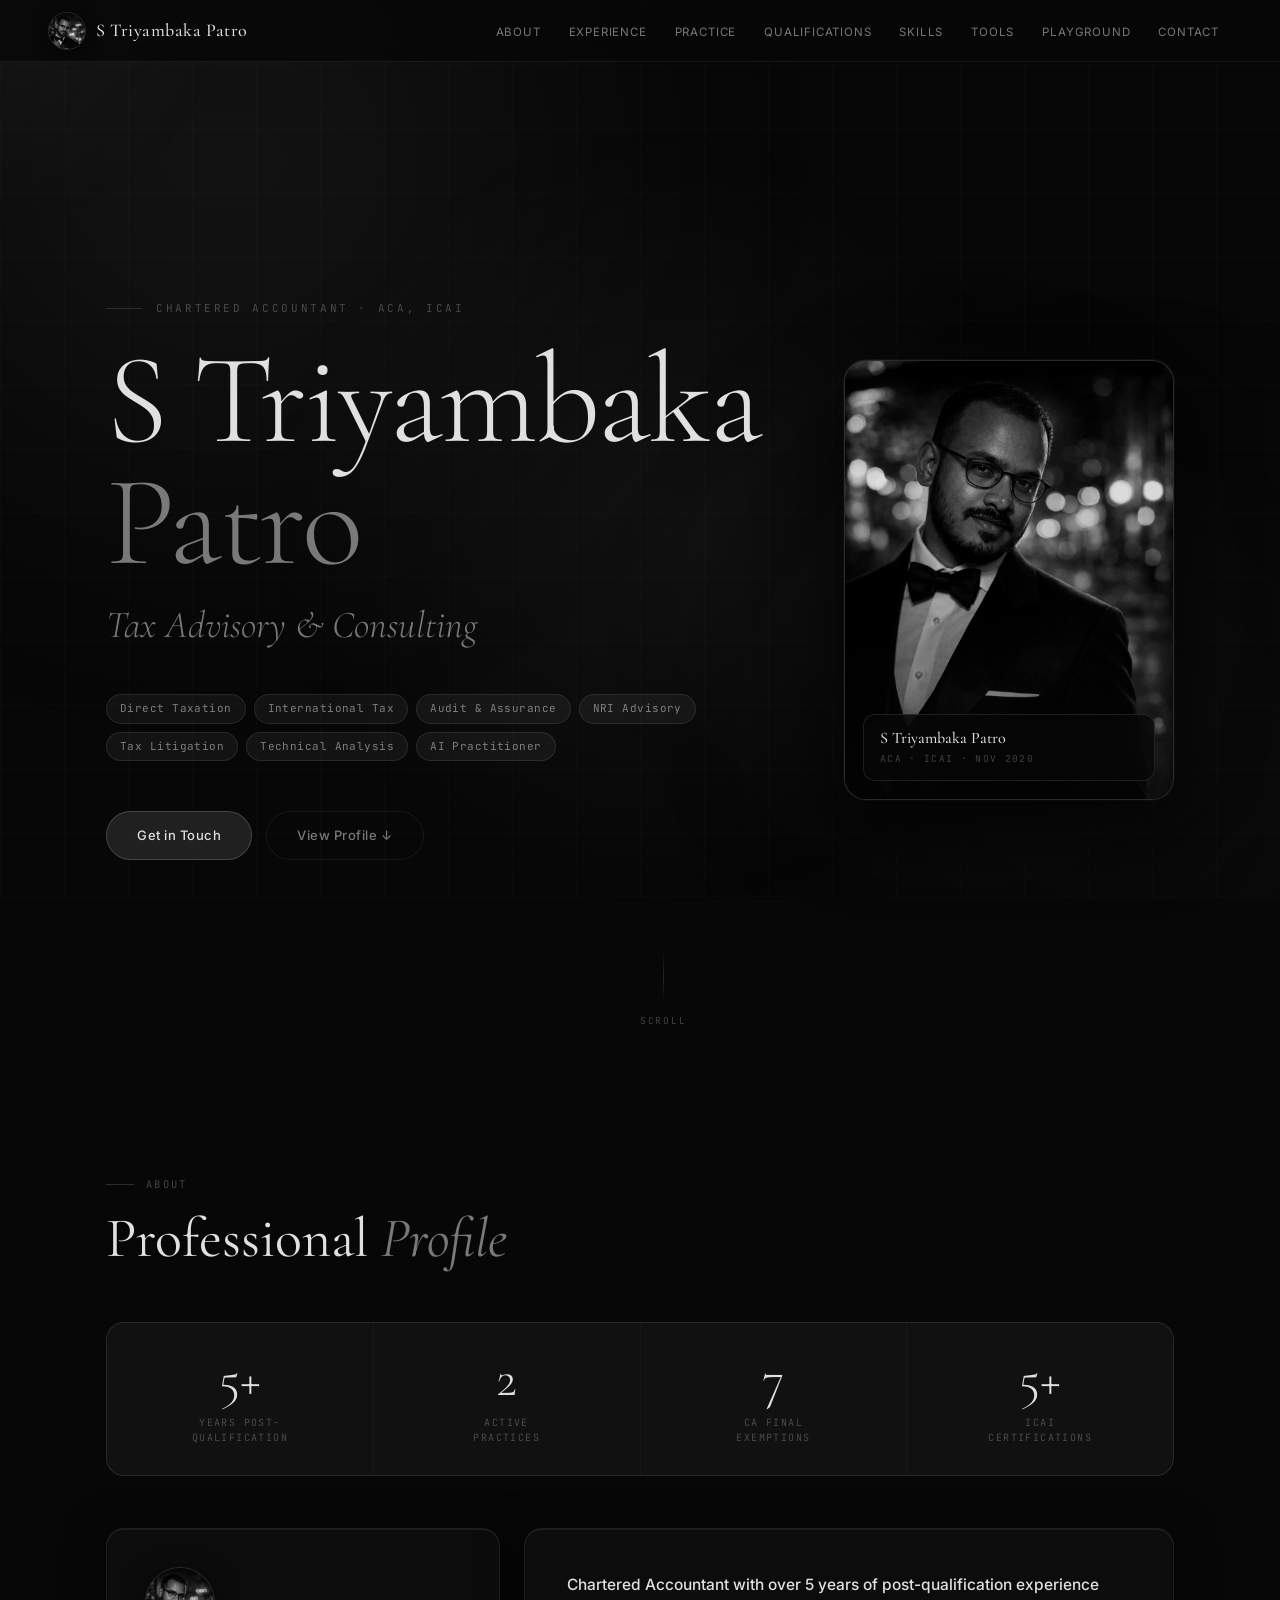
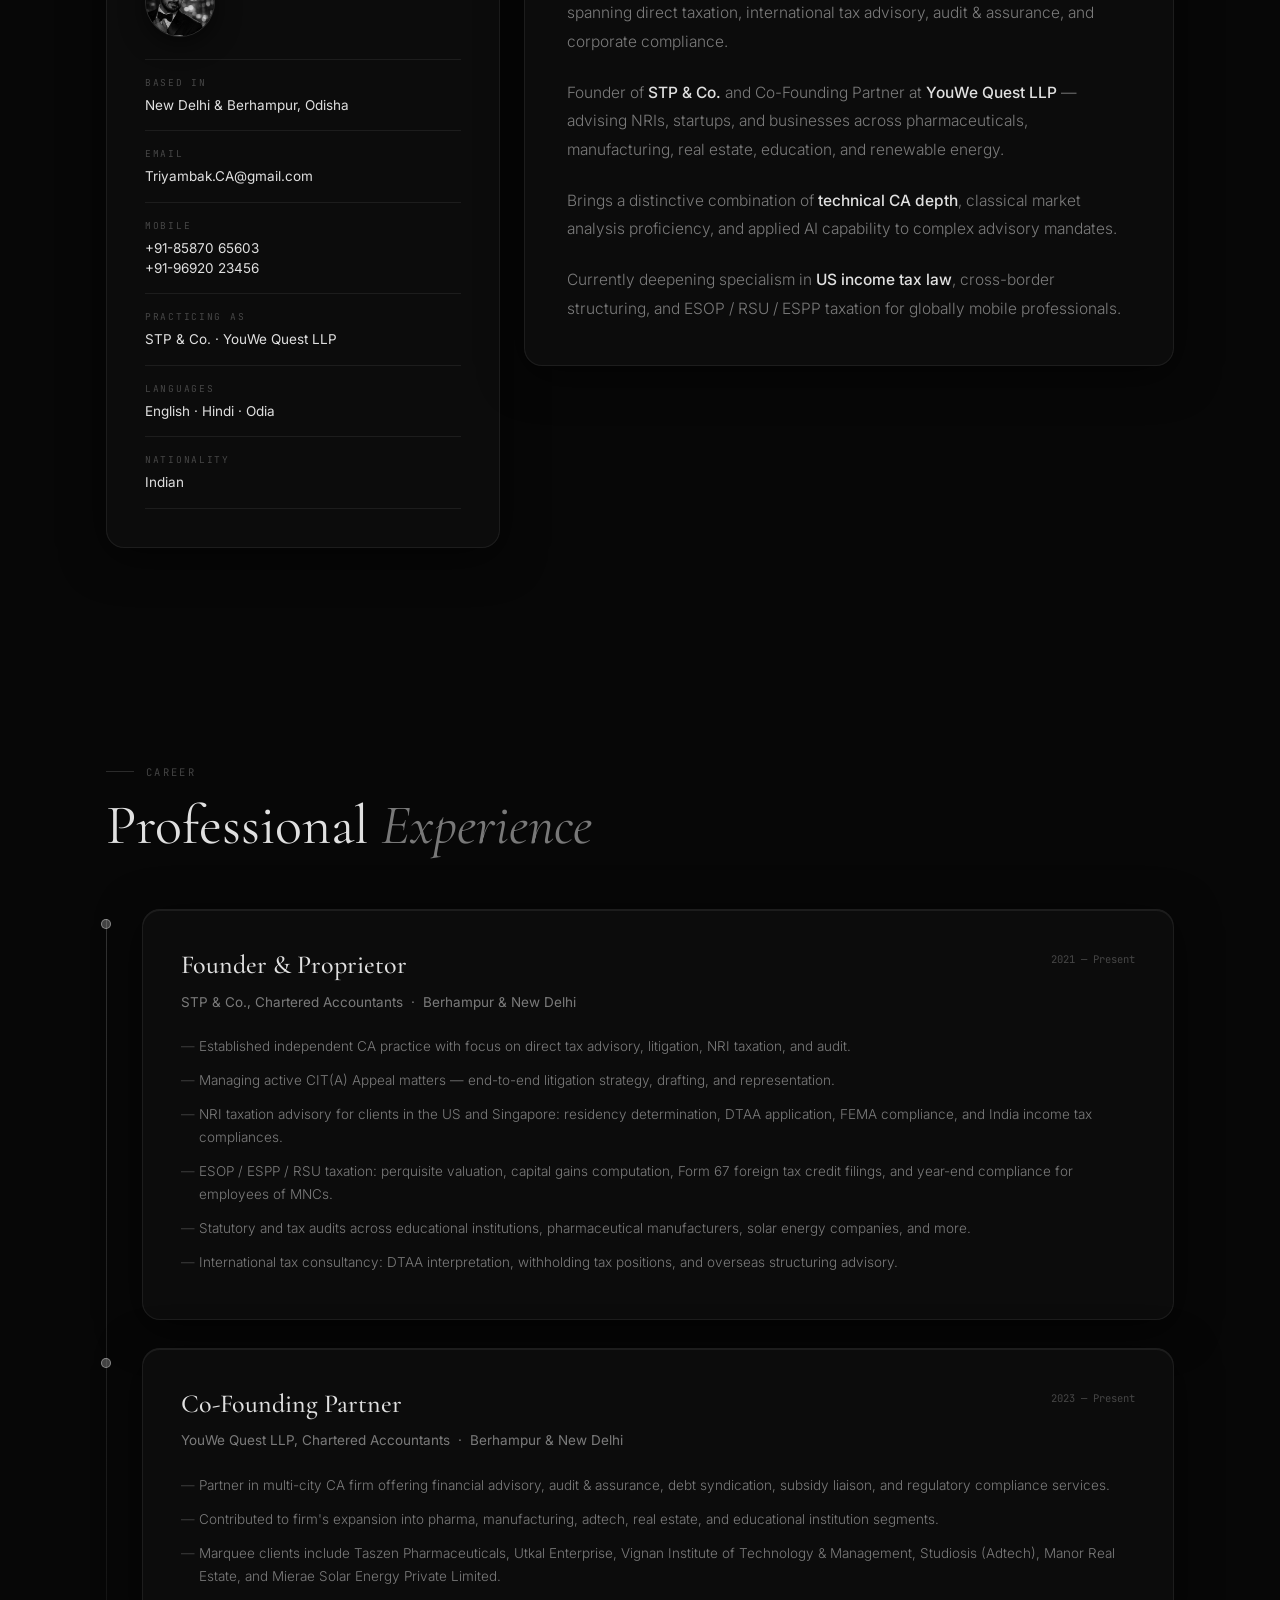
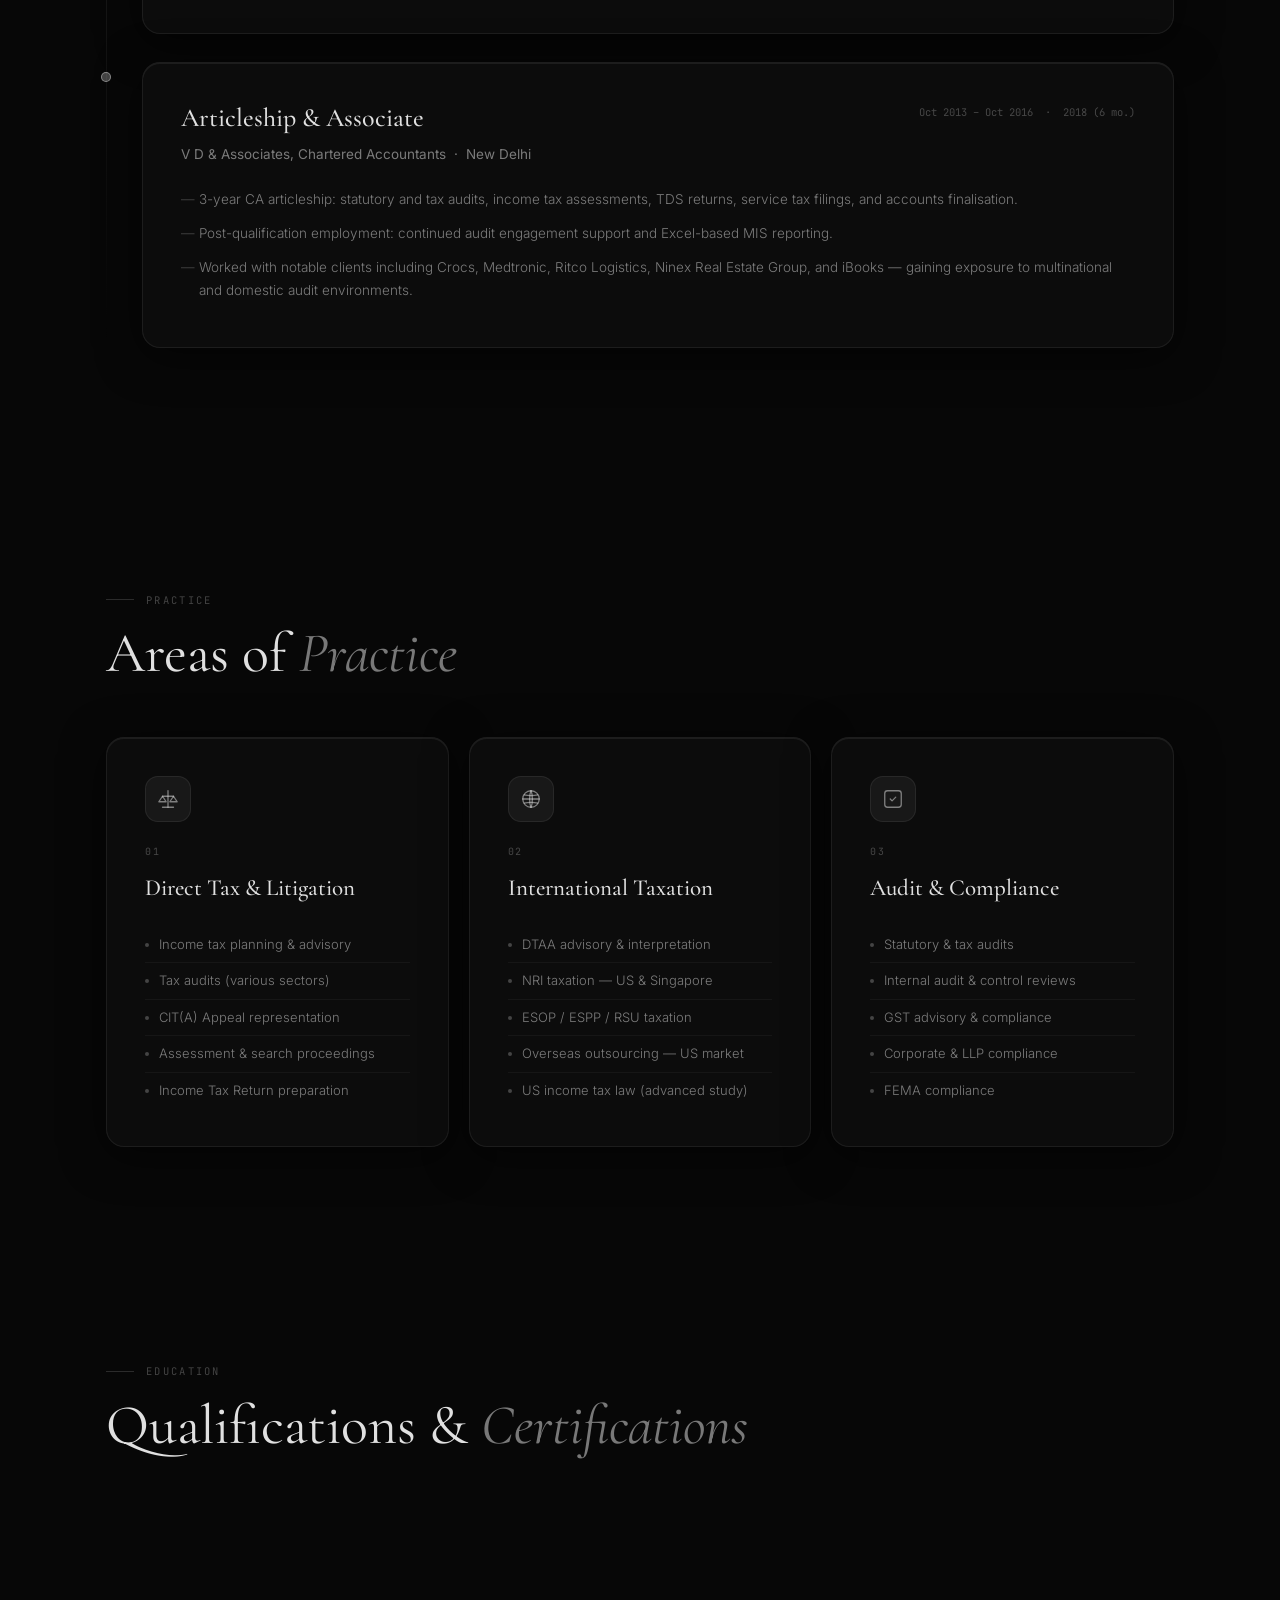
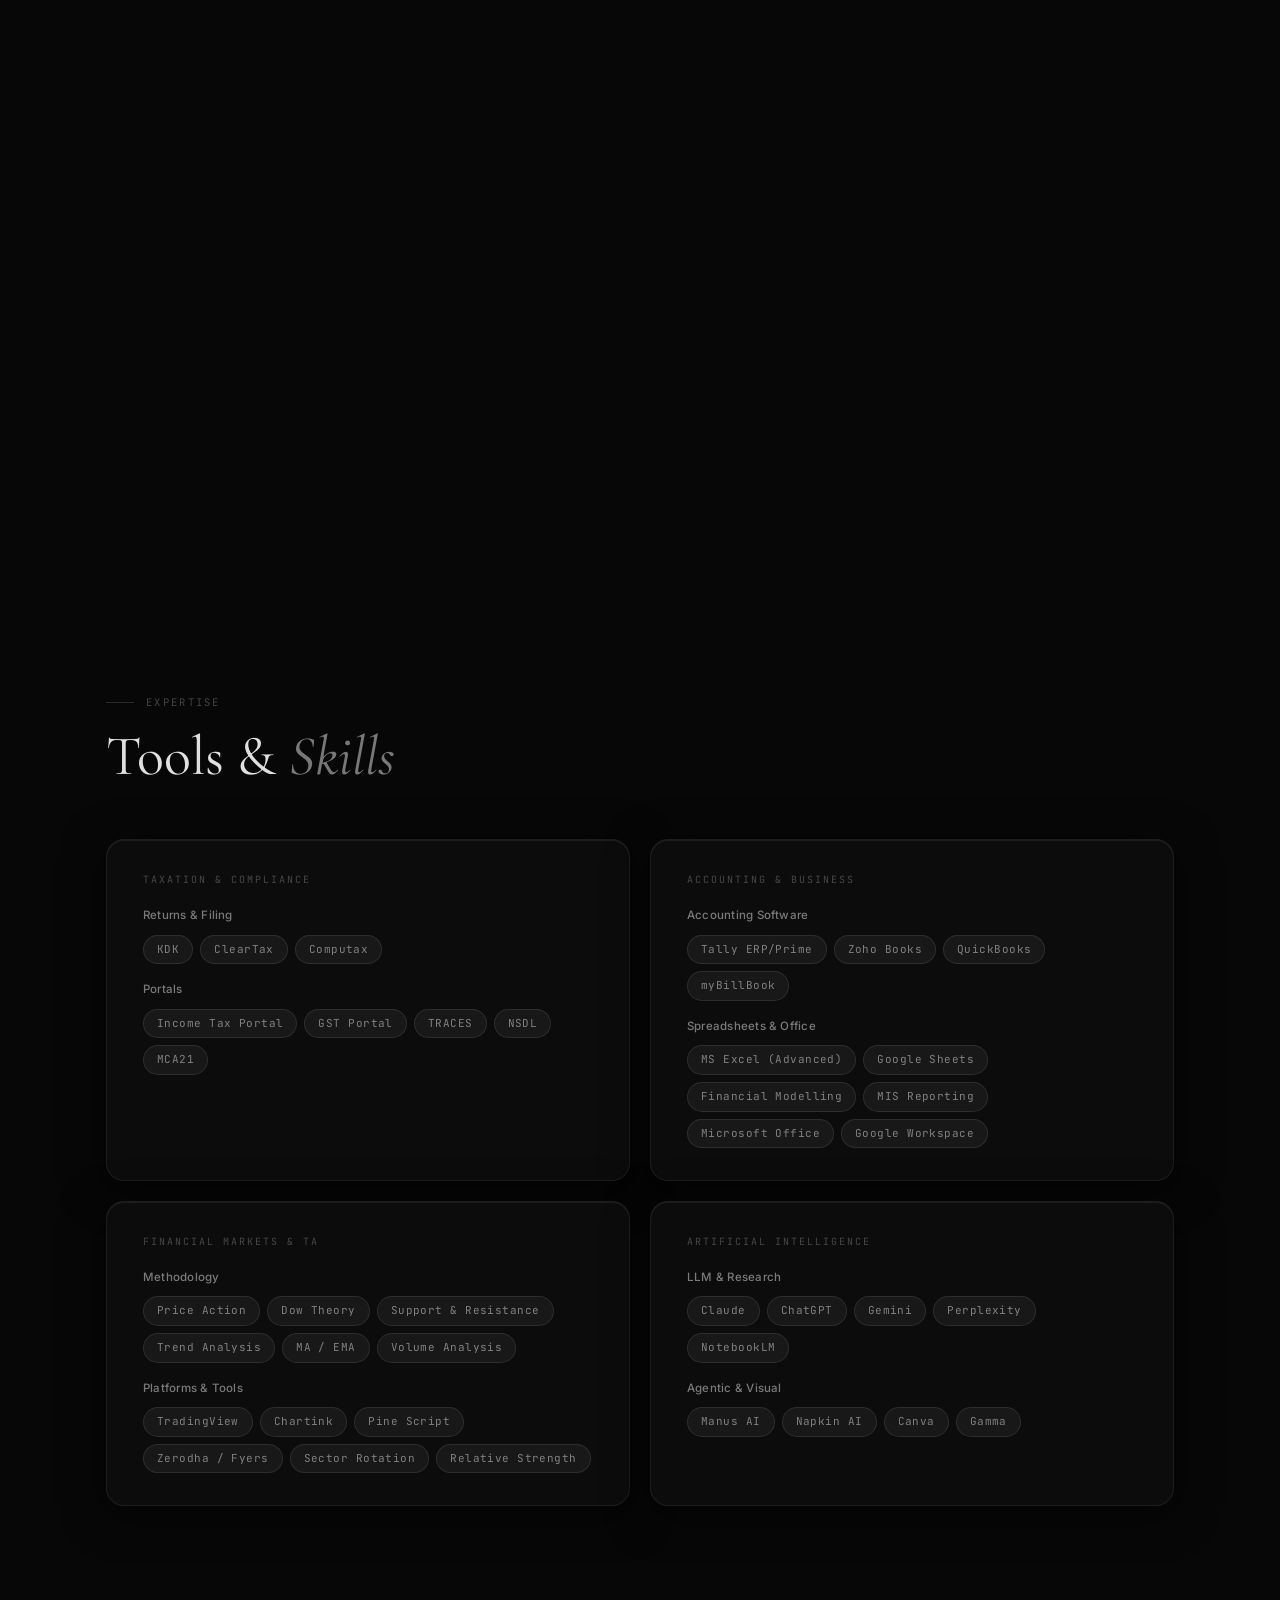
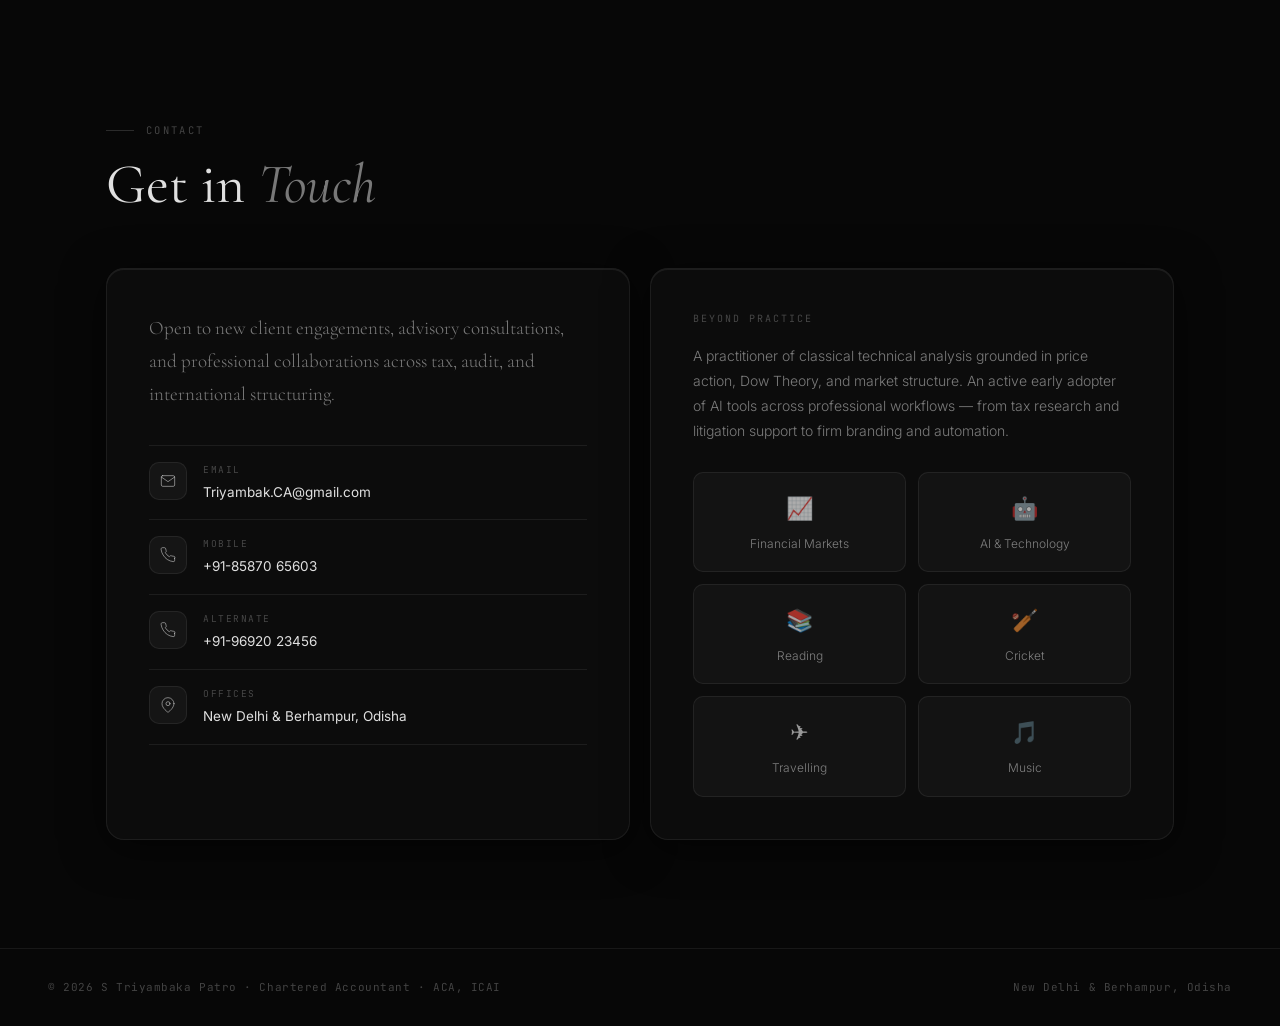
<file: index.html>
<!DOCTYPE html>
<html lang="en">
<head>
  <meta charset="UTF-8">
  <meta name="viewport" content="width=device-width, initial-scale=1.0">
  <meta name="description" content="S Triyambaka Patro — Chartered Accountant. Direct Taxation, International Tax Advisory, Audit & Assurance.">
  <title>S Triyambaka Patro · Chartered Accountant</title>
  <link rel="preconnect" href="https://fonts.googleapis.com">
  <link rel="preconnect" href="https://fonts.gstatic.com" crossorigin>
  <link href="https://fonts.googleapis.com/css2?family=Cormorant+Garamond:ital,wght@0,300;0,400;0,500;0,600;1,300;1,400;1,500&family=Inter:wght@300;400;500;600&family=JetBrains+Mono:wght@300;400&display=swap" rel="stylesheet">
  <link rel="stylesheet" href="/assets/site.css">
</head>
<body>

  <!-- ════════════════ BACKGROUND ════════════════ -->
  <div class="bg-layer" aria-hidden="true">
    <div class="orb orb-1"></div>
    <div class="orb orb-2"></div>
    <div class="orb orb-3"></div>
    <div class="grid-lines"></div>
  </div>
  <div id="cursor-glow" aria-hidden="true"></div>

  <!-- ════════════════ NAV ════════════════ -->
  <nav id="navbar">
    <a href="#hero" class="nav-logo" aria-label="S Triyambaka Patro — Home">
      <span class="logo-badge">
        <img src="Photos/ChatGPT Image Dec 16, 2025, 09_36_41 PM.png" alt="S Triyambaka Patro">
      </span>
      S Triyambaka Patro
    </a>
    <ul class="nav-links" id="navLinks">
      <li><a href="#about">About</a></li>
      <li><a href="#experience">Experience</a></li>
      <li><a href="#practice">Practice</a></li>
      <li><a href="#qualifications">Qualifications</a></li>
      <li><a href="#skills">Skills</a></li>
      <li><a href="/tools/">Tools</a></li>
      <li><a href="/playground/">Playground</a></li>
      <li><a href="#contact">Contact</a></li>
    </ul>
    <button class="nav-hamburger" id="hamburger" aria-label="Open menu">
      <span></span><span></span><span></span>
    </button>
  </nav>

  <!-- Mobile Menu -->
  <div class="mobile-menu" id="mobileMenu">
    <button class="mobile-menu-close" id="closeMenu" aria-label="Close menu">✕</button>
    <a href="#about" class="mm-link">About</a>
    <a href="#experience" class="mm-link">Experience</a>
    <a href="#practice" class="mm-link">Practice</a>
    <a href="#qualifications" class="mm-link">Qualifications</a>
    <a href="#skills" class="mm-link">Skills</a>
    <a href="/tools/" class="mm-link">Tools</a>
    <a href="/playground/" class="mm-link">Playground</a>
    <a href="#contact" class="mm-link">Contact</a>
  </div>

  <main>

    <!-- ════════════════ HERO ════════════════ -->
    <section id="hero">
      <div class="hero-spotlight" aria-hidden="true"></div>
      <div class="hero-inner">
        <!-- Hero Text -->
        <div class="hero-text">
          <p class="hero-label">Chartered Accountant · ACA, ICAI</p>
          <h1 class="hero-name">S&nbsp;Triyambaka<br><span class="dim">Patro</span></h1>
          <p class="hero-subtitle">Tax Advisory &amp; Consulting</p>
          <div class="hero-tags">
            <span class="tag">Direct Taxation</span>
            <span class="tag">International Tax</span>
            <span class="tag">Audit &amp; Assurance</span>
            <span class="tag">NRI Advisory</span>
            <span class="tag">Tax Litigation</span>
            <span class="tag">Technical Analysis</span>
            <span class="tag">AI Practitioner</span>
          </div>
          <div class="hero-actions">
            <a href="#contact" class="btn btn-primary">Get in Touch</a>
            <a href="#about" class="btn btn-ghost">View Profile ↓</a>
          </div>
        </div>

        <!-- Hero Photo -->
        <div class="hero-photo-wrap">
          <div class="hero-photo-frame">
            <img src="Photos/ChatGPT Image Dec 16, 2025, 09_35_08 PM.png" alt="S Triyambaka Patro — Chartered Accountant">
            <div class="hero-photo-badge">
              <div class="badge-name">S Triyambaka Patro</div>
              <div class="badge-title">ACA · ICAI · Nov 2020</div>
            </div>
          </div>
        </div>
      </div>
      <div class="hero-scroll" aria-hidden="true">
        <div class="scroll-line"></div>
        <span>Scroll</span>
      </div>
    </section>

    <!-- ════════════════ ABOUT ════════════════ -->
    <section id="about">
      <div class="container">
        <p class="eyebrow">About</p>
        <h2 class="sec-title">Professional <em>Profile</em></h2>

        <div class="stats-bar reveal">
          <div class="stat-item">
            <div class="stat-value" data-count="5" data-suffix="+">5+</div>
            <div class="stat-label">Years Post-<br>Qualification</div>
          </div>
          <div class="stat-item">
            <div class="stat-value" data-count="2">2</div>
            <div class="stat-label">Active<br>Practices</div>
          </div>
          <div class="stat-item">
            <div class="stat-value" data-count="7">7</div>
            <div class="stat-label">CA Final<br>Exemptions</div>
          </div>
          <div class="stat-item">
            <div class="stat-value" data-count="5" data-suffix="+">5+</div>
            <div class="stat-label">ICAI<br>Certifications</div>
          </div>
        </div>

        <div class="about-grid">
          <div class="glass info-card reveal">
            <div class="about-avatar">
              <img src="Photos/ChatGPT Image Dec 16, 2025, 09_36_41 PM.png" alt="Triyambaka Patro">
            </div>
            <ul class="info-list">
              <li>
                <span class="info-label">Based in</span>
                <span class="info-value">New Delhi &amp; Berhampur, Odisha</span>
              </li>
              <li>
                <span class="info-label">Email</span>
                <span class="info-value"><a href="mailto:Triyambak.CA@gmail.com" style="color:var(--t1)">Triyambak.CA@gmail.com</a></span>
              </li>
              <li>
                <span class="info-label">Mobile</span>
                <span class="info-value">+91-85870 65603<br>+91-96920 23456</span>
              </li>
              <li>
                <span class="info-label">Practicing As</span>
                <span class="info-value">STP &amp; Co. · YouWe Quest LLP</span>
              </li>
              <li>
                <span class="info-label">Languages</span>
                <span class="info-value">English · Hindi · Odia</span>
              </li>
              <li>
                <span class="info-label">Nationality</span>
                <span class="info-value">Indian</span>
              </li>
            </ul>
          </div>

          <div class="glass about-text reveal">
            <p><strong>Chartered Accountant with over 5 years of post-qualification experience</strong> spanning direct taxation, international tax advisory, audit &amp; assurance, and corporate compliance.</p>
            <p>Founder of <strong>STP &amp; Co.</strong> and Co-Founding Partner at <strong>YouWe Quest LLP</strong> — advising NRIs, startups, and businesses across pharmaceuticals, manufacturing, real estate, education, and renewable energy.</p>
            <p>Brings a distinctive combination of <strong>technical CA depth</strong>, classical market analysis proficiency, and applied AI capability to complex advisory mandates.</p>
            <p>Currently deepening specialism in <strong>US income tax law</strong>, cross-border structuring, and ESOP / RSU / ESPP taxation for globally mobile professionals.</p>
          </div>
        </div>
      </div>
    </section>

    <!-- ════════════════ EXPERIENCE ════════════════ -->
    <section id="experience">
      <div class="container">
        <p class="eyebrow">Career</p>
        <h2 class="sec-title">Professional <em>Experience</em></h2>

        <div class="timeline">
          <div class="tl-item reveal">
            <div class="glass tl-card">
              <div class="tl-head">
                <h3 class="tl-role">Founder &amp; Proprietor</h3>
                <span class="tl-period">2021 — Present</span>
              </div>
              <p class="tl-firm">STP &amp; Co., Chartered Accountants &nbsp;·&nbsp; Berhampur &amp; New Delhi</p>
              <ul class="tl-bullets">
                <li>Established independent CA practice with focus on direct tax advisory, litigation, NRI taxation, and audit.</li>
                <li>Managing active CIT(A) Appeal matters — end-to-end litigation strategy, drafting, and representation.</li>
                <li>NRI taxation advisory for clients in the US and Singapore: residency determination, DTAA application, FEMA compliance, and India income tax compliances.</li>
                <li>ESOP / ESPP / RSU taxation: perquisite valuation, capital gains computation, Form 67 foreign tax credit filings, and year-end compliance for employees of MNCs.</li>
                <li>Statutory and tax audits across educational institutions, pharmaceutical manufacturers, solar energy companies, and more.</li>
                <li>International tax consultancy: DTAA interpretation, withholding tax positions, and overseas structuring advisory.</li>
              </ul>
            </div>
          </div>

          <div class="tl-item reveal">
            <div class="glass tl-card">
              <div class="tl-head">
                <h3 class="tl-role">Co-Founding Partner</h3>
                <span class="tl-period">2023 — Present</span>
              </div>
              <p class="tl-firm">YouWe Quest LLP, Chartered Accountants &nbsp;·&nbsp; Berhampur &amp; New Delhi</p>
              <ul class="tl-bullets">
                <li>Partner in multi-city CA firm offering financial advisory, audit &amp; assurance, debt syndication, subsidy liaison, and regulatory compliance services.</li>
                <li>Contributed to firm's expansion into pharma, manufacturing, adtech, real estate, and educational institution segments.</li>
                <li>Marquee clients include Taszen Pharmaceuticals, Utkal Enterprise, Vignan Institute of Technology &amp; Management, Studiosis (Adtech), Manor Real Estate, and Mierae Solar Energy Private Limited.</li>
              </ul>
            </div>
          </div>

          <div class="tl-item reveal">
            <div class="glass tl-card">
              <div class="tl-head">
                <h3 class="tl-role">Articleship &amp; Associate</h3>
                <span class="tl-period">Oct 2013 – Oct 2016 &nbsp;·&nbsp; 2018 (6 mo.)</span>
              </div>
              <p class="tl-firm">V D &amp; Associates, Chartered Accountants &nbsp;·&nbsp; New Delhi</p>
              <ul class="tl-bullets">
                <li>3-year CA articleship: statutory and tax audits, income tax assessments, TDS returns, service tax filings, and accounts finalisation.</li>
                <li>Post-qualification employment: continued audit engagement support and Excel-based MIS reporting.</li>
                <li>Worked with notable clients including Crocs, Medtronic, Ritco Logistics, Ninex Real Estate Group, and iBooks — gaining exposure to multinational and domestic audit environments.</li>
              </ul>
            </div>
          </div>
        </div>
      </div>
    </section>

    <!-- ════════════════ PRACTICE AREAS ════════════════ -->
    <section id="practice">
      <div class="container">
        <p class="eyebrow">Practice</p>
        <h2 class="sec-title">Areas of <em>Practice</em></h2>

        <div class="practice-grid">
          <div class="glass practice-card reveal">
            <div class="practice-icon">
              <svg viewBox="0 0 24 24"><line x1="12" y1="3" x2="12" y2="21"/><line x1="6" y1="21" x2="18" y2="21"/><path d="M6 9 L2 15 L10 15 Z"/><path d="M18 9 L14 15 L22 15 Z"/><line x1="6" y1="9" x2="18" y2="9"/></svg>
            </div>
            <p class="practice-num">01</p>
            <h3 class="practice-title">Direct Tax &amp; Litigation</h3>
            <ul class="practice-list">
              <li>Income tax planning &amp; advisory</li>
              <li>Tax audits (various sectors)</li>
              <li>CIT(A) Appeal representation</li>
              <li>Assessment &amp; search proceedings</li>
              <li>Income Tax Return preparation</li>
            </ul>
          </div>

          <div class="glass practice-card reveal">
            <div class="practice-icon">
              <svg viewBox="0 0 24 24"><circle cx="12" cy="12" r="9"/><path d="M12 3 C10 7 10 17 12 21"/><path d="M12 3 C14 7 14 17 12 21"/><line x1="3" y1="12" x2="21" y2="12"/><path d="M4.5 7.5 Q12 9 19.5 7.5"/><path d="M4.5 16.5 Q12 15 19.5 16.5"/></svg>
            </div>
            <p class="practice-num">02</p>
            <h3 class="practice-title">International Taxation</h3>
            <ul class="practice-list">
              <li>DTAA advisory &amp; interpretation</li>
              <li>NRI taxation — US &amp; Singapore</li>
              <li>ESOP / ESPP / RSU taxation</li>
              <li>Overseas outsourcing — US market</li>
              <li>US income tax law (advanced study)</li>
            </ul>
          </div>

          <div class="glass practice-card reveal">
            <div class="practice-icon">
              <svg viewBox="0 0 24 24"><path d="M9 12 L11 14 L15 10"/><rect x="3" y="3" width="18" height="18" rx="3"/></svg>
            </div>
            <p class="practice-num">03</p>
            <h3 class="practice-title">Audit &amp; Compliance</h3>
            <ul class="practice-list">
              <li>Statutory &amp; tax audits</li>
              <li>Internal audit &amp; control reviews</li>
              <li>GST advisory &amp; compliance</li>
              <li>Corporate &amp; LLP compliance</li>
              <li>FEMA compliance</li>
            </ul>
          </div>
        </div>
      </div>
    </section>

    <!-- ════════════════ QUALIFICATIONS ════════════════ -->
    <section id="qualifications">
      <div class="container">
        <p class="eyebrow">Education</p>
        <h2 class="sec-title">Qualifications &amp; <em>Certifications</em></h2>

        <div class="qual-grid">
          <div class="glass qual-card reveal">
            <p class="qual-card-label">Core Qualification &amp; ICAI Certifications</p>

            <div class="qual-row">
              <div class="qual-check"><svg viewBox="0 0 12 12"><polyline points="2,6 5,9 10,3"/></svg></div>
              <div>
                <div class="qual-name">Chartered Accountant (ACA) — ICAI</div>
                <div class="qual-sub">November 2020 · CA Final — Exemptions in 7 out of 8 papers</div>
              </div>
            </div>
            <div class="qual-row">
              <div class="qual-check"><svg viewBox="0 0 12 12"><polyline points="2,6 5,9 10,3"/></svg></div>
              <div>
                <div class="qual-name">Diploma in International Taxation</div>
                <div class="qual-sub">ICAI Post-Qualification Certification</div>
              </div>
            </div>
            <div class="qual-row">
              <div class="qual-check"><svg viewBox="0 0 12 12"><polyline points="2,6 5,9 10,3"/></svg></div>
              <div>
                <div class="qual-name">US Income Tax Certification</div>
                <div class="qual-sub">ICAI · Ongoing</div>
              </div>
            </div>
            <div class="qual-row">
              <div class="qual-check"><svg viewBox="0 0 12 12"><polyline points="2,6 5,9 10,3"/></svg></div>
              <div>
                <div class="qual-name">Overseas Outsourcing Services — US Market</div>
                <div class="qual-sub">ICAI Post-Qualification Certification</div>
              </div>
            </div>
            <div class="qual-row">
              <div class="qual-check"><svg viewBox="0 0 12 12"><polyline points="2,6 5,9 10,3"/></svg></div>
              <div>
                <div class="qual-name">Forensic Accounting &amp; Fraud Detection</div>
                <div class="qual-sub">ICAI Post-Qualification Certification</div>
              </div>
            </div>
            <div class="qual-row">
              <div class="qual-check"><svg viewBox="0 0 12 12"><polyline points="2,6 5,9 10,3"/></svg></div>
              <div>
                <div class="qual-name">Labour Laws in India</div>
                <div class="qual-sub">ICAI Post-Qualification Certification</div>
              </div>
            </div>
          </div>

          <div class="glass qual-card reveal">
            <p class="qual-card-label">Academic Background</p>
            <div class="acad-row">
              <div class="acad-degree">CA Final</div>
              <div class="acad-org">ICAI · November 2020</div>
            </div>
            <div class="acad-row">
              <div class="acad-degree">CA Articleship (3 Years)</div>
              <div class="acad-org">V D &amp; Associates, New Delhi · Oct 2013 – Oct 2016</div>
            </div>
            <div class="acad-row">
              <div class="acad-degree">CA Intermediate (IPCC) — Both Groups</div>
              <div class="acad-org">ICAI · November 2013</div>
            </div>
            <div class="acad-row">
              <div class="acad-degree">CA Foundation (CPT)</div>
              <div class="acad-org">ICAI · 2011</div>
            </div>
            <div class="acad-row">
              <div class="acad-degree">100 Hours IT Training</div>
              <div class="acad-org">ICAI · 2013</div>
            </div>
            <div class="acad-row">
              <div class="acad-degree">Advanced ITT Training</div>
              <div class="acad-org">ICAI · 2021</div>
            </div>
          </div>
        </div>
      </div>
    </section>

    <!-- ════════════════ SKILLS ════════════════ -->
    <section id="skills">
      <div class="container">
        <p class="eyebrow">Expertise</p>
        <h2 class="sec-title">Tools &amp; <em>Skills</em></h2>

        <div class="skills-grid">
          <div class="glass skill-card reveal">
            <p class="skill-cat">Taxation &amp; Compliance</p>
            <p class="skill-sub">Returns &amp; Filing</p>
            <div class="tags-wrap">
              <span class="tag">KDK</span>
              <span class="tag">ClearTax</span>
              <span class="tag">Computax</span>
            </div>
            <p class="skill-sub">Portals</p>
            <div class="tags-wrap">
              <span class="tag">Income Tax Portal</span>
              <span class="tag">GST Portal</span>
              <span class="tag">TRACES</span>
              <span class="tag">NSDL</span>
              <span class="tag">MCA21</span>
            </div>
          </div>

          <div class="glass skill-card reveal">
            <p class="skill-cat">Accounting &amp; Business</p>
            <p class="skill-sub">Accounting Software</p>
            <div class="tags-wrap">
              <span class="tag">Tally ERP/Prime</span>
              <span class="tag">Zoho Books</span>
              <span class="tag">QuickBooks</span>
              <span class="tag">myBillBook</span>
            </div>
            <p class="skill-sub">Spreadsheets &amp; Office</p>
            <div class="tags-wrap">
              <span class="tag">MS Excel (Advanced)</span>
              <span class="tag">Google Sheets</span>
              <span class="tag">Financial Modelling</span>
              <span class="tag">MIS Reporting</span>
              <span class="tag">Microsoft Office</span>
              <span class="tag">Google Workspace</span>
            </div>
          </div>

          <div class="glass skill-card reveal">
            <p class="skill-cat">Financial Markets &amp; TA</p>
            <p class="skill-sub">Methodology</p>
            <div class="tags-wrap">
              <span class="tag">Price Action</span>
              <span class="tag">Dow Theory</span>
              <span class="tag">Support &amp; Resistance</span>
              <span class="tag">Trend Analysis</span>
              <span class="tag">MA / EMA</span>
              <span class="tag">Volume Analysis</span>
            </div>
            <p class="skill-sub">Platforms &amp; Tools</p>
            <div class="tags-wrap">
              <span class="tag">TradingView</span>
              <span class="tag">Chartink</span>
              <span class="tag">Pine Script</span>
              <span class="tag">Zerodha / Fyers</span>
              <span class="tag">Sector Rotation</span>
              <span class="tag">Relative Strength</span>
            </div>
          </div>

          <div class="glass skill-card reveal">
            <p class="skill-cat">Artificial Intelligence</p>
            <p class="skill-sub">LLM &amp; Research</p>
            <div class="tags-wrap">
              <span class="tag">Claude</span>
              <span class="tag">ChatGPT</span>
              <span class="tag">Gemini</span>
              <span class="tag">Perplexity</span>
              <span class="tag">NotebookLM</span>
            </div>
            <p class="skill-sub">Agentic &amp; Visual</p>
            <div class="tags-wrap">
              <span class="tag">Manus AI</span>
              <span class="tag">Napkin AI</span>
              <span class="tag">Canva</span>
              <span class="tag">Gamma</span>
            </div>
          </div>
        </div>
      </div>
    </section>

    <!-- ════════════════ READING LIST ════════════════ -->
    <!-- Archived as of 27-Sep-2026: hidden while READING_LIST is empty. To restore, remove the hidden attribute below and re-add the Reading nav links (desktop <li> and mobile .mm-link) on every page. -->
    <section id="reading" hidden>
      <div class="container">
        <p class="eyebrow">Library</p>
        <h2 class="sec-title">Reading <em>List</em></h2>

        <div class="filter-row" id="readingFilters">
          <button class="filter-btn active" data-filter="all">All</button>
          <button class="filter-btn" data-filter="reading">Reading</button>
          <button class="filter-btn" data-filter="completed">Completed</button>
          <button class="filter-btn" data-filter="queue">Queue</button>
        </div>
        <div class="content-grid" id="readingGrid"></div>
      </div>
    </section>

    <!-- ════════════════ WATCH LIST ════════════════ -->
    <!-- Archived as of 27-Sep-2026: hidden while WATCH_LIST is empty. To restore, remove the hidden attribute below and re-add the Watch nav links (desktop <li> and mobile .mm-link) on the homepage. -->
    <section id="watchlist" hidden>
      <div class="container">
        <p class="eyebrow">Learning</p>
        <h2 class="sec-title">Watch <em>List</em></h2>

        <div class="filter-row" id="watchFilters">
          <button class="filter-btn active" data-filter="all">All</button>
          <button class="filter-btn" data-filter="watching">Watching</button>
          <button class="filter-btn" data-filter="completed">Completed</button>
          <button class="filter-btn" data-filter="queue">Queue</button>
        </div>
        <div class="content-grid" id="watchGrid"></div>
      </div>
    </section>

    <!-- ════════════════ CONTACT ════════════════ -->
    <section id="contact">
      <div class="container">
        <p class="eyebrow">Contact</p>
        <h2 class="sec-title">Get in <em>Touch</em></h2>

        <div class="contact-grid">
          <div class="glass contact-card reveal">
            <p class="contact-intro">Open to new client engagements, advisory consultations, and professional collaborations across tax, audit, and international structuring.</p>

            <div class="contact-row">
              <div class="c-icon">
                <svg viewBox="0 0 24 24"><path d="M4 4h16c1.1 0 2 .9 2 2v12c0 1.1-.9 2-2 2H4c-1.1 0-2-.9-2-2V6c0-1.1.9-2 2-2z"/><polyline points="22,6 12,13 2,6"/></svg>
              </div>
              <div>
                <div class="c-label">Email</div>
                <div class="c-value"><a href="mailto:Triyambak.CA@gmail.com">Triyambak.CA@gmail.com</a></div>
              </div>
            </div>

            <div class="contact-row">
              <div class="c-icon">
                <svg viewBox="0 0 24 24"><path d="M22 16.92v3a2 2 0 0 1-2.18 2 19.79 19.79 0 0 1-8.63-3.07A19.5 19.5 0 0 1 4.69 12 19.79 19.79 0 0 1 1.61 3.32C1.53 2.18 2.39 1 3.54 1h3a2 2 0 0 1 2 1.72c.127.96.361 1.903.7 2.81a2 2 0 0 1-.45 2.11L7.91 8.51a16 16 0 0 0 6 6l.87-.87a2 2 0 0 1 2.11-.45c.907.339 1.85.573 2.81.7A2 2 0 0 1 22 16.92z"/></svg>
              </div>
              <div>
                <div class="c-label">Mobile</div>
                <div class="c-value">+91-85870 65603</div>
              </div>
            </div>

            <div class="contact-row">
              <div class="c-icon">
                <svg viewBox="0 0 24 24"><path d="M22 16.92v3a2 2 0 0 1-2.18 2 19.79 19.79 0 0 1-8.63-3.07A19.5 19.5 0 0 1 4.69 12 19.79 19.79 0 0 1 1.61 3.32C1.53 2.18 2.39 1 3.54 1h3a2 2 0 0 1 2 1.72c.127.96.361 1.903.7 2.81a2 2 0 0 1-.45 2.11L7.91 8.51a16 16 0 0 0 6 6l.87-.87a2 2 0 0 1 2.11-.45c.907.339 1.85.573 2.81.7A2 2 0 0 1 22 16.92z"/></svg>
              </div>
              <div>
                <div class="c-label">Alternate</div>
                <div class="c-value">+91-96920 23456</div>
              </div>
            </div>

            <div class="contact-row">
              <div class="c-icon">
                <svg viewBox="0 0 24 24"><path d="M21 10c0 7-9 13-9 13s-9-6-9-13a9 9 0 0 1 18 0z"/><circle cx="12" cy="10" r="3"/></svg>
              </div>
              <div>
                <div class="c-label">Offices</div>
                <div class="c-value">New Delhi &amp; Berhampur, Odisha</div>
              </div>
            </div>
          </div>

          <div class="glass contact-card reveal">
            <p class="interests-title">Beyond Practice</p>
            <p class="contact-blurb">A practitioner of classical technical analysis grounded in price action, Dow Theory, and market structure. An active early adopter of AI tools across professional workflows — from tax research and litigation support to firm branding and automation.</p>

            <div class="interests-grid">
              <div class="interest-chip">
                <div class="ic-icon">📈</div>
                <div class="ic-label">Financial Markets</div>
              </div>
              <div class="interest-chip">
                <div class="ic-icon">🤖</div>
                <div class="ic-label">AI &amp; Technology</div>
              </div>
              <div class="interest-chip">
                <div class="ic-icon">📚</div>
                <div class="ic-label">Reading</div>
              </div>
              <div class="interest-chip">
                <div class="ic-icon">🏏</div>
                <div class="ic-label">Cricket</div>
              </div>
              <div class="interest-chip">
                <div class="ic-icon">✈️</div>
                <div class="ic-label">Travelling</div>
              </div>
              <div class="interest-chip">
                <div class="ic-icon">🎵</div>
                <div class="ic-label">Music</div>
              </div>
            </div>
          </div>
        </div>
      </div>
    </section>

  </main>

  <footer>
    <p class="footer-text">© 2026 S Triyambaka Patro · Chartered Accountant · ACA, ICAI</p>
    <p class="footer-text">New Delhi &amp; Berhampur, Odisha</p>
  </footer>

  <!-- ════════════════════════════════════════════════════════
       SITE DATA & SCRIPTS
       ════════════════════════════════════════════════════════ -->
  <script>

    /* ══════════════════════════════════════════════════════
       ✏️  READING LIST — Add your books here
       ══════════════════════════════════════════════════════
       Copy the template below and add a new entry.

       TEMPLATE:
       {
         title:    "Book Title",
         author:   "Author Name",
         category: "Tax | Finance | Markets | Technology | Philosophy | Business | Other",
         status:   "reading | completed | queue",
         notes:    "Optional personal notes or key takeaways",
         year:     2025,      // Year read or added (optional)
         rating:   5,         // 1–5 stars (optional)
       },
       ══════════════════════════════════════════════════════ */

    const READING_LIST = [
      // ← Add books here. Example:
      // { title: "The Psychology of Money", author: "Morgan Housel", category: "Finance", status: "completed", year: 2024, rating: 5, notes: "Timeless insights on wealth and behaviour." },
    ];


    /* ══════════════════════════════════════════════════════
       🎬  WATCH LIST — Add videos, courses & talks here
       ══════════════════════════════════════════════════════
       TEMPLATE:
       {
         title:    "Video / Course / Talk Title",
         creator:  "Channel or Author Name",
         category: "Tax | Markets | Technology | Finance | Business | Other",
         platform: "YouTube | Coursera | Udemy | Other",
         link:     "https://...",            // optional
         status:   "watching | completed | queue",
         notes:    "Optional notes",
       },
       ══════════════════════════════════════════════════════ */

    const WATCH_LIST = [
      // ← Add videos/courses here. Example:
      // { title: "Introduction to US Tax for NRIs", creator: "ICAI e-Learning", category: "Tax", platform: "Other", status: "completed", notes: "Very relevant for NRI clients." },
    ];


    /* ══════════════════════════════════════════════════════
       NO NEED TO EDIT BELOW — Core site logic
       ══════════════════════════════════════════════════════ */

    // ── Cursor glow ──
    const glow = document.getElementById('cursor-glow');
    document.addEventListener('mousemove', e => {
      glow.style.left = e.clientX + 'px';
      glow.style.top  = e.clientY + 'px';
    });

    // ── Mobile menu ──
    const hamburger  = document.getElementById('hamburger');
    const mobileMenu = document.getElementById('mobileMenu');
    const closeMenu  = document.getElementById('closeMenu');

    hamburger.addEventListener('click', () => mobileMenu.classList.add('open'));
    closeMenu.addEventListener('click', () => mobileMenu.classList.remove('open'));
    document.querySelectorAll('.mm-link').forEach(a => {
      a.addEventListener('click', () => mobileMenu.classList.remove('open'));
    });

    // ── Scroll reveal (Intersection Observer) ──
    const revealObserver = new IntersectionObserver(entries => {
      entries.forEach(e => { if (e.isIntersecting) { e.target.classList.add('visible'); } });
    }, { threshold: 0.08, rootMargin: '0px 0px -36px 0px' });
    document.querySelectorAll('.reveal').forEach(el => revealObserver.observe(el));

    // ── Active nav link ──
    const sections  = document.querySelectorAll('section[id]');
    const navLinks  = document.querySelectorAll('.nav-links a');
    const navObs = new IntersectionObserver(entries => {
      entries.forEach(e => {
        if (e.isIntersecting) {
          navLinks.forEach(a => a.classList.remove('active'));
          const link = document.querySelector(`.nav-links a[href="#${e.target.id}"]`);
          if (link) link.classList.add('active');
        }
      });
    }, { threshold: 0.35 });
    sections.forEach(s => navObs.observe(s));

    // ── Counter animation for stats ──
    function animateCount(el) {
      const target = parseFloat(el.dataset.count);
      const suffix = el.dataset.suffix || '';
      const dur = 1800;
      const start = performance.now();
      function tick(now) {
        const p = Math.min((now - start) / dur, 1);
        const eased = 1 - Math.pow(1 - p, 3);
        el.textContent = Math.round(target * eased) + suffix;
        if (p < 1) requestAnimationFrame(tick);
      }
      requestAnimationFrame(tick);
    }

    const statsObs = new IntersectionObserver(entries => {
      entries.forEach(e => {
        if (e.isIntersecting) {
          e.target.querySelectorAll('[data-count]').forEach(animateCount);
          statsObs.unobserve(e.target);
        }
      });
    }, { threshold: 0.5 });
    const statsBar = document.querySelector('.stats-bar');
    if (statsBar) statsObs.observe(statsBar);

    // ── Render Reading List ──
    function renderReading(filter = 'all') {
      const grid = document.getElementById('readingGrid');
      const items = filter === 'all' ? READING_LIST : READING_LIST.filter(b => b.status === filter);

      if (!items.length) {
        grid.innerHTML = `
          <div class="empty-state">
            <div class="es-icon">📚</div>
            <div class="es-title">Your Reading List</div>
            <div class="es-text">Books you are reading, have completed, or plan to read will appear here as beautiful cards.</div>
            <div class="es-code">Edit READING_LIST in this HTML file to add books</div>
          </div>`;
        return;
      }

      grid.innerHTML = items.map(b => `
        <div class="glass content-card">
          <span class="tag cat-tag">${b.category}</span>
          <div class="cc-title">${b.title}</div>
          <div class="cc-sub">by ${b.author}${b.year ? ' &nbsp;·&nbsp; ' + b.year : ''}</div>
          ${b.notes ? `<div class="cc-notes">${b.notes}</div>` : ''}
          <div class="cc-footer">
            <span class="status-badge s-${b.status}">
              <span class="status-dot"></span>
              ${b.status.charAt(0).toUpperCase() + b.status.slice(1)}
            </span>
            ${b.rating ? `<span class="cc-meta">${'★'.repeat(b.rating)}${'☆'.repeat(5-b.rating)}</span>` : ''}
          </div>
        </div>`).join('');
    }

    // ── Render Watch List ──
    function renderWatch(filter = 'all') {
      const grid = document.getElementById('watchGrid');
      const items = filter === 'all' ? WATCH_LIST : WATCH_LIST.filter(v => v.status === filter);

      if (!items.length) {
        grid.innerHTML = `
          <div class="empty-state">
            <div class="es-icon">🎬</div>
            <div class="es-title">Your Watch List</div>
            <div class="es-text">Videos, courses, and talks you are watching or plan to watch will appear here.</div>
            <div class="es-code">Edit WATCH_LIST in this HTML file to add content</div>
          </div>`;
        return;
      }

      grid.innerHTML = items.map(v => `
        <div class="glass content-card">
          <span class="tag cat-tag">${v.category}${v.platform ? ' &nbsp;·&nbsp; ' + v.platform : ''}</span>
          <div class="cc-title">${v.link ? `<a href="${v.link}" target="_blank" rel="noopener" style="color:inherit">${v.title}</a>` : v.title}</div>
          <div class="cc-sub">${v.creator}</div>
          ${v.notes ? `<div class="cc-notes">${v.notes}</div>` : ''}
          <div class="cc-footer">
            <span class="status-badge s-${v.status}">
              <span class="status-dot"></span>
              ${v.status.charAt(0).toUpperCase() + v.status.slice(1)}
            </span>
            ${v.link ? `<a href="${v.link}" target="_blank" class="cc-meta" style="text-decoration:none">↗ Open</a>` : ''}
          </div>
        </div>`).join('');
    }

    // ── Filter buttons ──
    function bindFilters(containerId, renderFn) {
      document.getElementById(containerId).querySelectorAll('.filter-btn').forEach(btn => {
        btn.addEventListener('click', () => {
          document.getElementById(containerId).querySelectorAll('.filter-btn').forEach(b => b.classList.remove('active'));
          btn.classList.add('active');
          renderFn(btn.dataset.filter);
        });
      });
    }

    // ── Init ──
    renderReading();
    renderWatch();
    bindFilters('readingFilters', renderReading);
    bindFilters('watchFilters', renderWatch);

  </script>
</body>
</html>
</file>
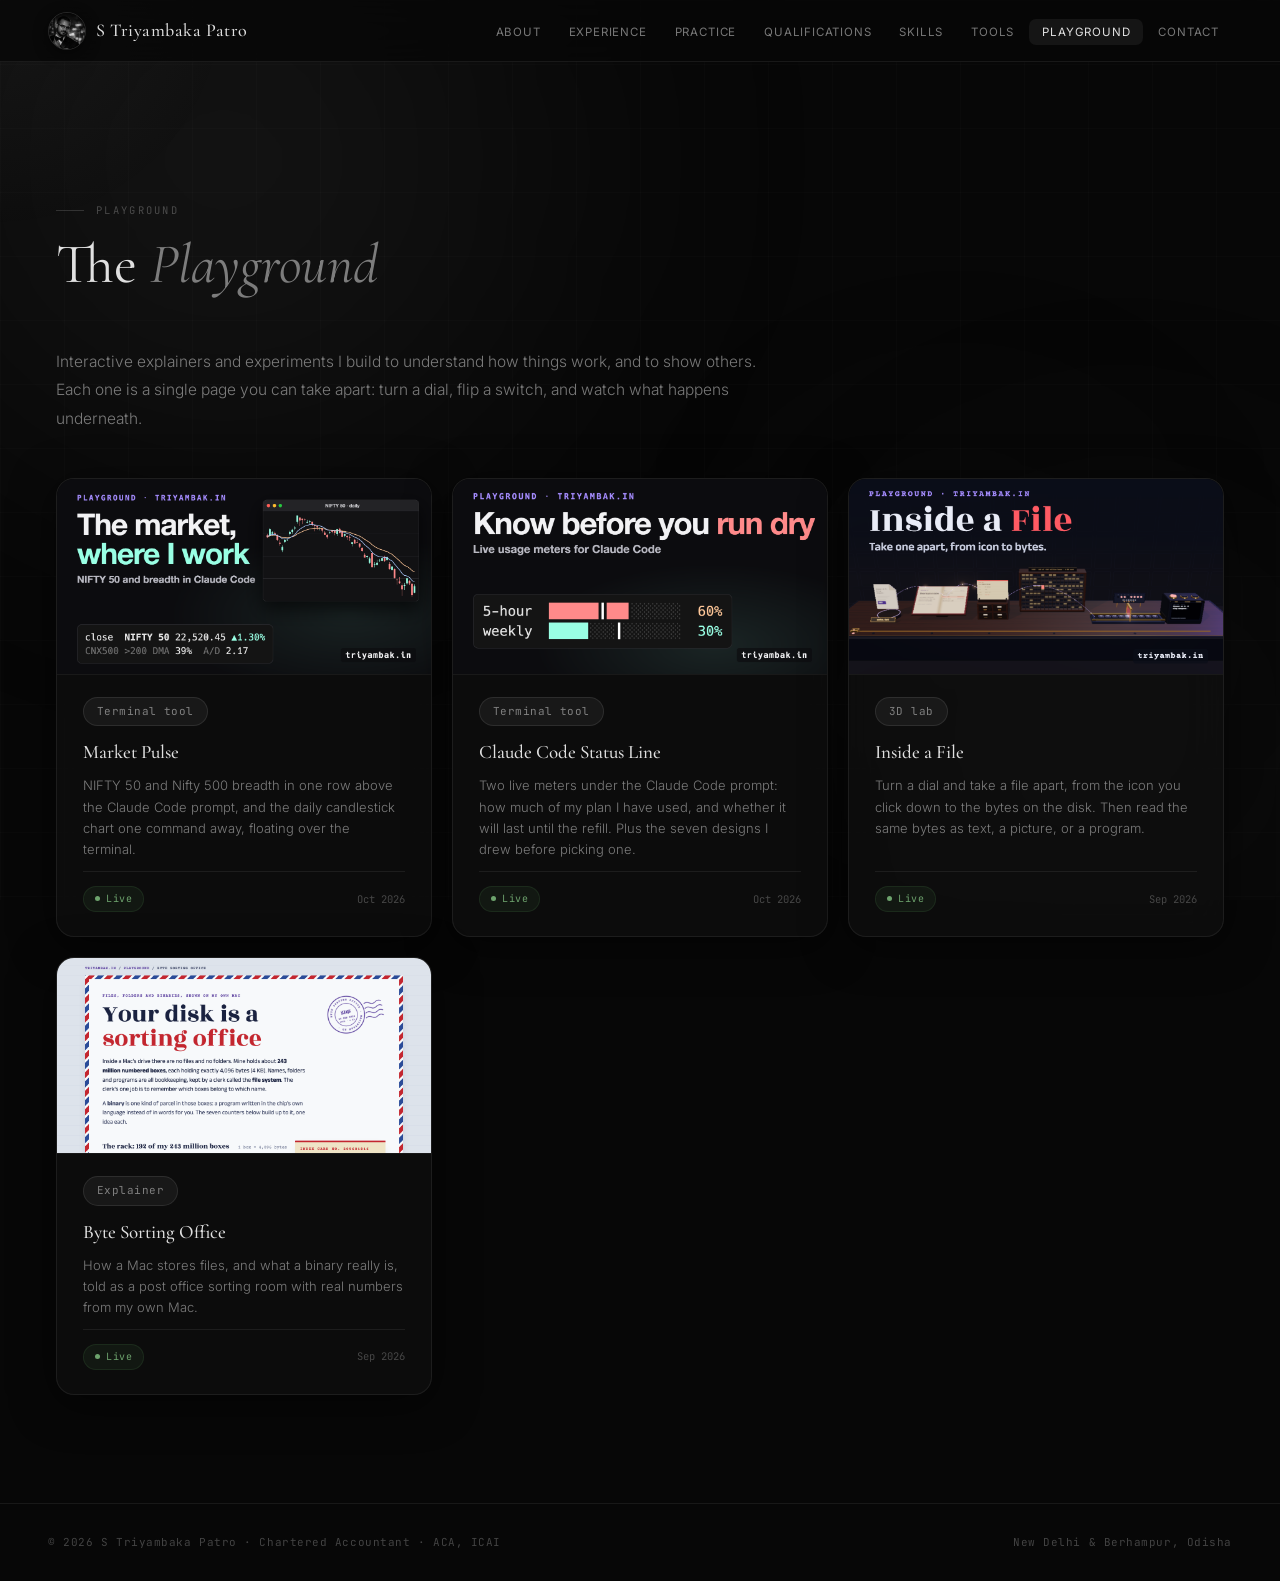
<file: playground/index.html>
<!DOCTYPE html>
<html lang="en">
<head>
  <meta charset="UTF-8">
  <meta name="viewport" content="width=device-width, initial-scale=1.0">
  <meta name="description" content="Playground by S Triyambaka Patro - interactive explainers and experiments built to understand how things work, one hands-on page at a time.">
  <title>Playground · S Triyambaka Patro</title>
  <link rel="canonical" href="https://triyambak.in/playground/">
  <meta property="og:type" content="website">
  <meta property="og:site_name" content="S Triyambaka Patro">
  <meta property="og:title" content="Playground · S Triyambaka Patro">
  <meta property="og:description" content="Interactive explainers and experiments, built to understand how things work, one hands-on page at a time.">
  <meta property="og:url" content="https://triyambak.in/playground/">
  <meta property="og:image" content="https://triyambak.in/playground/inside-a-file/og.png?v=2">
  <meta property="og:image:width" content="2400">
  <meta property="og:image:height" content="1260">
  <meta name="twitter:card" content="summary_large_image">
  <meta name="twitter:creator" content="@Triyambak_CA">
  <link rel="preconnect" href="https://fonts.googleapis.com">
  <link rel="preconnect" href="https://fonts.gstatic.com" crossorigin>
  <link href="https://fonts.googleapis.com/css2?family=Cormorant+Garamond:ital,wght@0,300;0,400;0,500;0,600;1,300;1,400;1,500&family=Inter:wght@300;400;500;600&family=JetBrains+Mono:wght@300;400&display=swap" rel="stylesheet">
  <link rel="stylesheet" href="/assets/site.css">
</head>
<body class="tools-page">

  <!-- ════════════════ BACKGROUND ════════════════ -->
  <div class="bg-layer" aria-hidden="true">
    <div class="orb orb-1"></div>
    <div class="orb orb-2"></div>
    <div class="orb orb-3"></div>
    <div class="grid-lines"></div>
  </div>
  <div id="cursor-glow" aria-hidden="true"></div>

  <!-- ════════════════ NAV ════════════════ -->
  <nav id="navbar">
    <a href="/" class="nav-logo" aria-label="S Triyambaka Patro - Home">
      <span class="logo-badge">
        <img src="/Photos/ChatGPT Image Dec 16, 2025, 09_36_41 PM.png" alt="S Triyambaka Patro">
      </span>
      S Triyambaka Patro
    </a>
    <ul class="nav-links" id="navLinks">
      <li><a href="/#about">About</a></li>
      <li><a href="/#experience">Experience</a></li>
      <li><a href="/#practice">Practice</a></li>
      <li><a href="/#qualifications">Qualifications</a></li>
      <li><a href="/#skills">Skills</a></li>
      <li><a href="/tools/">Tools</a></li>
      <li><a href="/playground/" class="active">Playground</a></li>
      <li><a href="/#contact">Contact</a></li>
    </ul>
    <button class="nav-hamburger" id="hamburger" aria-label="Open menu">
      <span></span><span></span><span></span>
    </button>
  </nav>

  <!-- Mobile Menu -->
  <div class="mobile-menu" id="mobileMenu">
    <button class="mobile-menu-close" id="closeMenu" aria-label="Close menu">✕</button>
    <a href="/#about" class="mm-link">About</a>
    <a href="/#experience" class="mm-link">Experience</a>
    <a href="/#practice" class="mm-link">Practice</a>
    <a href="/#qualifications" class="mm-link">Qualifications</a>
    <a href="/#skills" class="mm-link">Skills</a>
    <a href="/tools/" class="mm-link">Tools</a>
    <a href="/playground/" class="mm-link">Playground</a>
    <a href="/#contact" class="mm-link">Contact</a>
  </div>

  <main>

    <!-- ════════════════ PLAYGROUND HUB ════════════════ -->
    <section id="playground-hub" style="padding-top: 140px;">
      <div class="container">
        <p class="eyebrow">Playground</p>
        <h2 class="sec-title">The <em>Playground</em></h2>

        <p style="font-size: 15.5px; font-weight: 300; color: var(--t2); line-height: 1.85; max-width: 720px; margin-bottom: 44px;">
          Interactive explainers and experiments I build to understand how things work, and to show others. Each one is a single page you can take apart: turn a dial, flip a switch, and watch what happens underneath.
        </p>

        <div class="content-grid" id="playgroundGrid"></div>
      </div>
    </section>

  </main>

  <footer>
    <p class="footer-text">© 2026 S Triyambaka Patro · Chartered Accountant · ACA, ICAI</p>
    <p class="footer-text">New Delhi &amp; Berhampur, Odisha</p>
  </footer>

  <script>

    /* ══════════════════════════════════════════════════════
       🧪  PLAYGROUND LIST - Add experiments here
       ══════════════════════════════════════════════════════
       TEMPLATE:
       {
         name:     "Experiment Name",
         slug:     "url-slug",                  // matches /playground/<slug>/
         tagline:  "One-line description for the card.",
         summary:  "1-2 sentence description, used as the cover page's <meta description> and og:description.",
         category: "3D lab | Explainer | Terminal tool | Tool | Other",
         status:   "live | beta | coming-soon",
         updated:  "Sep 2026",
       },
       The card image is /playground/<slug>/og.png (2400x1260, shown at 1200x630), the same file the
       cover page uses for link previews on LinkedIn and X.
       ══════════════════════════════════════════════════════ */

    const PLAYGROUND_LIST = [
      {
        name:     "Market Pulse",
        slug:     "market-pulse",
        tagline:  "NIFTY 50 and Nifty 500 breadth in one row above the Claude Code prompt, and the daily candlestick chart one command away, floating over the terminal.",
        summary:  "NIFTY 50 and Nifty 500 breadth in one row above the Claude Code prompt, and the daily chart one command away.",
        category: "Terminal tool",
        status:   "live",
        updated:  "Oct 2026",
      },
      {
        name:     "Claude Code Status Line",
        slug:     "claude-statusline",
        tagline:  "Two live meters under the Claude Code prompt: how much of my plan I have used, and whether it will last until the refill. Plus the seven designs I drew before picking one.",
        summary:  "Two live meters under the Claude Code prompt: how much of my plan I have used, and whether it will last until the refill.",
        category: "Terminal tool",
        status:   "live",
        updated:  "Oct 2026",
      },
      {
        name:     "Inside a File",
        slug:     "inside-a-file",
        tagline:  "Turn a dial and take a file apart, from the icon you click down to the bytes on the disk. Then read the same bytes as text, a picture, or a program.",
        summary:  "A hands-on 3D lab: turn the dial and take a file apart, from the icon you click down to the bytes on the disk.",
        category: "3D lab",
        status:   "live",
        updated:  "Sep 2026",
      },
      {
        name:     "Byte Sorting Office",
        slug:     "byte-sorting-office",
        tagline:  "How a Mac stores files, and what a binary really is, told as a post office sorting room with real numbers from my own Mac.",
        summary:  "How a Mac stores files, and what a binary really is, told as a post office sorting room with real numbers from my own Mac.",
        category: "Explainer",
        status:   "live",
        updated:  "Sep 2026",
      },
    ];

    /* status → existing badge variant + display label */
    const STATUS_MAP = {
      "live":        { cls: "s-completed", label: "Live" },
      "beta":        { cls: "s-watching",  label: "Beta" },
      "coming-soon": { cls: "s-queue",     label: "Coming Soon" },
    };

    function renderPlayground() {
      const grid = document.getElementById('playgroundGrid');
      if (!PLAYGROUND_LIST.length) {
        grid.innerHTML = `
          <div class="empty-state">
            <div class="es-icon">🧪</div>
            <div class="es-title">Nothing here yet</div>
            <div class="es-text">Check back soon.</div>
          </div>`;
        return;
      }
      grid.innerHTML = PLAYGROUND_LIST.map(p => {
        const s = STATUS_MAP[p.status] || STATUS_MAP['coming-soon'];
        const href = `/playground/${p.slug}/`;
        return `
          <a class="glass content-card tool-card pg-card" href="${href}">
            <img class="pg-thumb" src="${href}og.png" alt="" loading="lazy" width="1200" height="630">
            <div class="pg-body">
              <span class="tag cat-tag">${p.category}</span>
              <div class="cc-title">${p.name}</div>
              <div class="cc-notes">${p.tagline}</div>
              <div class="cc-footer">
                <span class="status-badge ${s.cls}">
                  <span class="status-dot"></span>${s.label}
                </span>
                <span class="cc-meta">${p.updated || ''}</span>
              </div>
            </div>
          </a>`;
      }).join('');
    }

    /* ── Cursor glow ── */
    const glow = document.getElementById('cursor-glow');
    document.addEventListener('mousemove', e => {
      glow.style.left = e.clientX + 'px';
      glow.style.top  = e.clientY + 'px';
    });

    /* ── Mobile menu ── */
    const hamburger  = document.getElementById('hamburger');
    const mobileMenu = document.getElementById('mobileMenu');
    const closeMenu  = document.getElementById('closeMenu');
    hamburger.addEventListener('click', () => mobileMenu.classList.add('open'));
    closeMenu.addEventListener('click', () => mobileMenu.classList.remove('open'));
    document.querySelectorAll('.mm-link').forEach(a => {
      a.addEventListener('click', () => mobileMenu.classList.remove('open'));
    });

    /* ── Scroll reveal ── */
    const revealObserver = new IntersectionObserver(entries => {
      entries.forEach(e => { if (e.isIntersecting) { e.target.classList.add('visible'); } });
    }, { threshold: 0.08, rootMargin: '0px 0px -36px 0px' });
    document.querySelectorAll('.reveal').forEach(el => revealObserver.observe(el));

    /* ── Init ── */
    renderPlayground();

  </script>
</body>
</html>
</file>
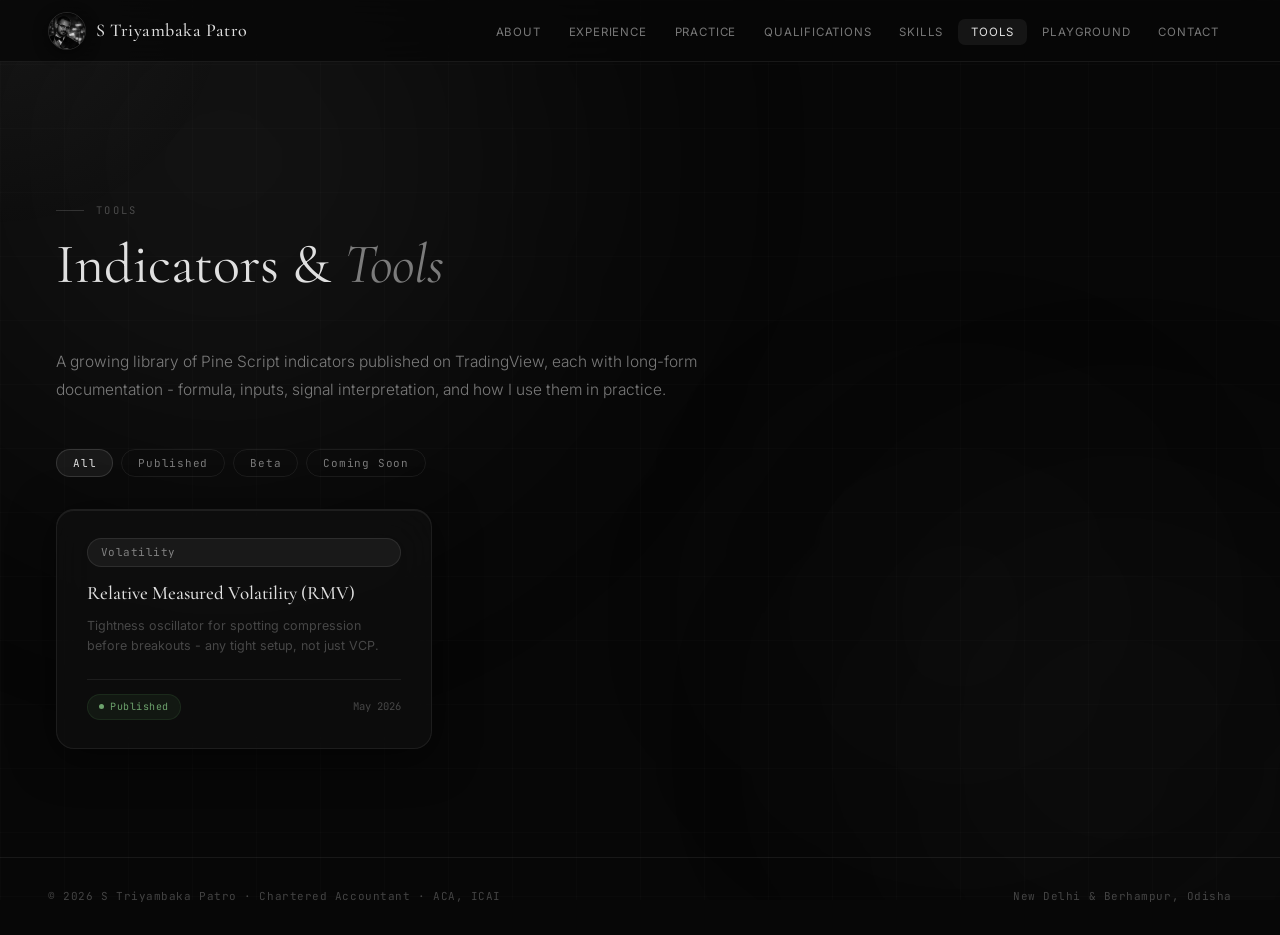
<file: tools/index.html>
<!DOCTYPE html>
<html lang="en">
<head>
  <meta charset="UTF-8">
  <meta name="viewport" content="width=device-width, initial-scale=1.0">
  <meta name="description" content="Indicators & tools published by S Triyambaka Patro - Pine Script indicators for TradingView, with full long-form documentation for each.">
  <title>Tools & Indicators · S Triyambaka Patro</title>
  <link rel="preconnect" href="https://fonts.googleapis.com">
  <link rel="preconnect" href="https://fonts.gstatic.com" crossorigin>
  <link href="https://fonts.googleapis.com/css2?family=Cormorant+Garamond:ital,wght@0,300;0,400;0,500;0,600;1,300;1,400;1,500&family=Inter:wght@300;400;500;600&family=JetBrains+Mono:wght@300;400&display=swap" rel="stylesheet">
  <link rel="stylesheet" href="/assets/site.css">
</head>
<body class="tools-page">

  <!-- ════════════════ BACKGROUND ════════════════ -->
  <div class="bg-layer" aria-hidden="true">
    <div class="orb orb-1"></div>
    <div class="orb orb-2"></div>
    <div class="orb orb-3"></div>
    <div class="grid-lines"></div>
  </div>
  <div id="cursor-glow" aria-hidden="true"></div>

  <!-- ════════════════ NAV ════════════════ -->
  <nav id="navbar">
    <a href="/" class="nav-logo" aria-label="S Triyambaka Patro - Home">
      <span class="logo-badge">
        <img src="/Photos/ChatGPT Image Dec 16, 2025, 09_36_41 PM.png" alt="S Triyambaka Patro">
      </span>
      S Triyambaka Patro
    </a>
    <ul class="nav-links" id="navLinks">
      <li><a href="/#about">About</a></li>
      <li><a href="/#experience">Experience</a></li>
      <li><a href="/#practice">Practice</a></li>
      <li><a href="/#qualifications">Qualifications</a></li>
      <li><a href="/#skills">Skills</a></li>
      <li><a href="/tools/" class="active">Tools</a></li>
      <li><a href="/playground/">Playground</a></li>
      <li><a href="/#contact">Contact</a></li>
    </ul>
    <button class="nav-hamburger" id="hamburger" aria-label="Open menu">
      <span></span><span></span><span></span>
    </button>
  </nav>

  <!-- Mobile Menu -->
  <div class="mobile-menu" id="mobileMenu">
    <button class="mobile-menu-close" id="closeMenu" aria-label="Close menu">✕</button>
    <a href="/#about" class="mm-link">About</a>
    <a href="/#experience" class="mm-link">Experience</a>
    <a href="/#practice" class="mm-link">Practice</a>
    <a href="/#qualifications" class="mm-link">Qualifications</a>
    <a href="/#skills" class="mm-link">Skills</a>
    <a href="/tools/" class="mm-link">Tools</a>
    <a href="/playground/" class="mm-link">Playground</a>
    <a href="/#contact" class="mm-link">Contact</a>
  </div>

  <main>

    <!-- ════════════════ TOOLS HUB ════════════════ -->
    <section id="tools-hub" style="padding-top: 140px;">
      <div class="container">
        <p class="eyebrow">Tools</p>
        <h2 class="sec-title">Indicators &amp; <em>Tools</em></h2>

        <p style="font-size: 15.5px; font-weight: 300; color: var(--t2); line-height: 1.85; max-width: 720px; margin-bottom: 44px;">
          A growing library of Pine Script indicators published on TradingView, each with long-form documentation - formula, inputs, signal interpretation, and how I use them in practice.
        </p>

        <div class="filter-row" id="toolsFilters">
          <button class="filter-btn active" data-filter="all">All</button>
          <button class="filter-btn" data-filter="published">Published</button>
          <button class="filter-btn" data-filter="beta">Beta</button>
          <button class="filter-btn" data-filter="coming-soon">Coming Soon</button>
        </div>

        <div class="content-grid" id="toolsGrid"></div>
      </div>
    </section>

  </main>

  <footer>
    <p class="footer-text">© 2026 S Triyambaka Patro · Chartered Accountant · ACA, ICAI</p>
    <p class="footer-text">New Delhi &amp; Berhampur, Odisha</p>
  </footer>

  <script>

    /* ══════════════════════════════════════════════════════
       🛠  TOOLS LIST - Add indicators here
       ══════════════════════════════════════════════════════
       TEMPLATE:
       {
         name:     "Indicator Name",
         slug:     "url-slug",                  // matches /tools/<slug>/
         tagline:  "One-line description for the card.",
         summary:  "1-2 sentence description, used as the detail page's <meta description> and for SEO/OG.",
         category: "Volatility | Breadth | Trend | Momentum | Other",
         status:   "published | beta | coming-soon",
         tvLink:   "https://www.tradingview.com/script/...",
         updated:  "Apr 2026",
       },
       ══════════════════════════════════════════════════════ */

    const TOOLS_LIST = [
      {
        name:     "Relative Measured Volatility (RMV)",
        slug:     "rmv",
        tagline:  "Tightness oscillator for spotting compression before breakouts - any tight setup, not just VCP.",
        summary:  "A 0-100 oscillator that measures price tightness - today's bar versus the loudest of recent prior bars. Built for spotting compression before breakouts on NSE daily charts.",
        category: "Volatility",
        status:   "published",
        tvLink:   "https://www.tradingview.com/script/pPTM0BgL-Relative-Measured-Volatility-RMV-Spot-Tight-Entry-Zones/",
        updated:  "May 2026",
      },
    ];

    /* status → existing badge variant + display label */
    const STATUS_MAP = {
      "published":   { cls: "s-completed", label: "Published" },
      "beta":        { cls: "s-watching",  label: "Beta" },
      "coming-soon": { cls: "s-queue",     label: "Coming Soon" },
    };

    function renderTools(filter = 'all') {
      const grid = document.getElementById('toolsGrid');
      const items = filter === 'all' ? TOOLS_LIST : TOOLS_LIST.filter(t => t.status === filter);

      if (!items.length) {
        grid.innerHTML = `
          <div class="empty-state">
            <div class="es-icon">🛠</div>
            <div class="es-title">No tools in this view</div>
            <div class="es-text">Try a different filter, or check back soon.</div>
          </div>`;
        return;
      }

      grid.innerHTML = items.map(t => {
        const s = STATUS_MAP[t.status] || STATUS_MAP['coming-soon'];
        const detailHref = `/tools/${t.slug}/`;
        return `
          <a class="glass content-card tool-card" href="${detailHref}">
            <span class="tag cat-tag">${t.category}</span>
            <div class="cc-title">${t.name}</div>
            <div class="cc-sub">${t.tagline}</div>
            <div class="cc-footer">
              <span class="status-badge ${s.cls}">
                <span class="status-dot"></span>${s.label}
              </span>
              <span class="cc-meta">${t.updated || ''}</span>
            </div>
          </a>`;
      }).join('');
    }

    function bindFilters(containerId, renderFn) {
      document.getElementById(containerId).querySelectorAll('.filter-btn').forEach(btn => {
        btn.addEventListener('click', () => {
          document.getElementById(containerId).querySelectorAll('.filter-btn').forEach(b => b.classList.remove('active'));
          btn.classList.add('active');
          renderFn(btn.dataset.filter);
        });
      });
    }

    /* ── Cursor glow ── */
    const glow = document.getElementById('cursor-glow');
    document.addEventListener('mousemove', e => {
      glow.style.left = e.clientX + 'px';
      glow.style.top  = e.clientY + 'px';
    });

    /* ── Mobile menu ── */
    const hamburger  = document.getElementById('hamburger');
    const mobileMenu = document.getElementById('mobileMenu');
    const closeMenu  = document.getElementById('closeMenu');
    hamburger.addEventListener('click', () => mobileMenu.classList.add('open'));
    closeMenu.addEventListener('click', () => mobileMenu.classList.remove('open'));
    document.querySelectorAll('.mm-link').forEach(a => {
      a.addEventListener('click', () => mobileMenu.classList.remove('open'));
    });

    /* ── Scroll reveal ── */
    const revealObserver = new IntersectionObserver(entries => {
      entries.forEach(e => { if (e.isIntersecting) { e.target.classList.add('visible'); } });
    }, { threshold: 0.08, rootMargin: '0px 0px -36px 0px' });
    document.querySelectorAll('.reveal').forEach(el => revealObserver.observe(el));

    /* ── Init ── */
    renderTools();
    bindFilters('toolsFilters', renderTools);

  </script>
</body>
</html>
</file>
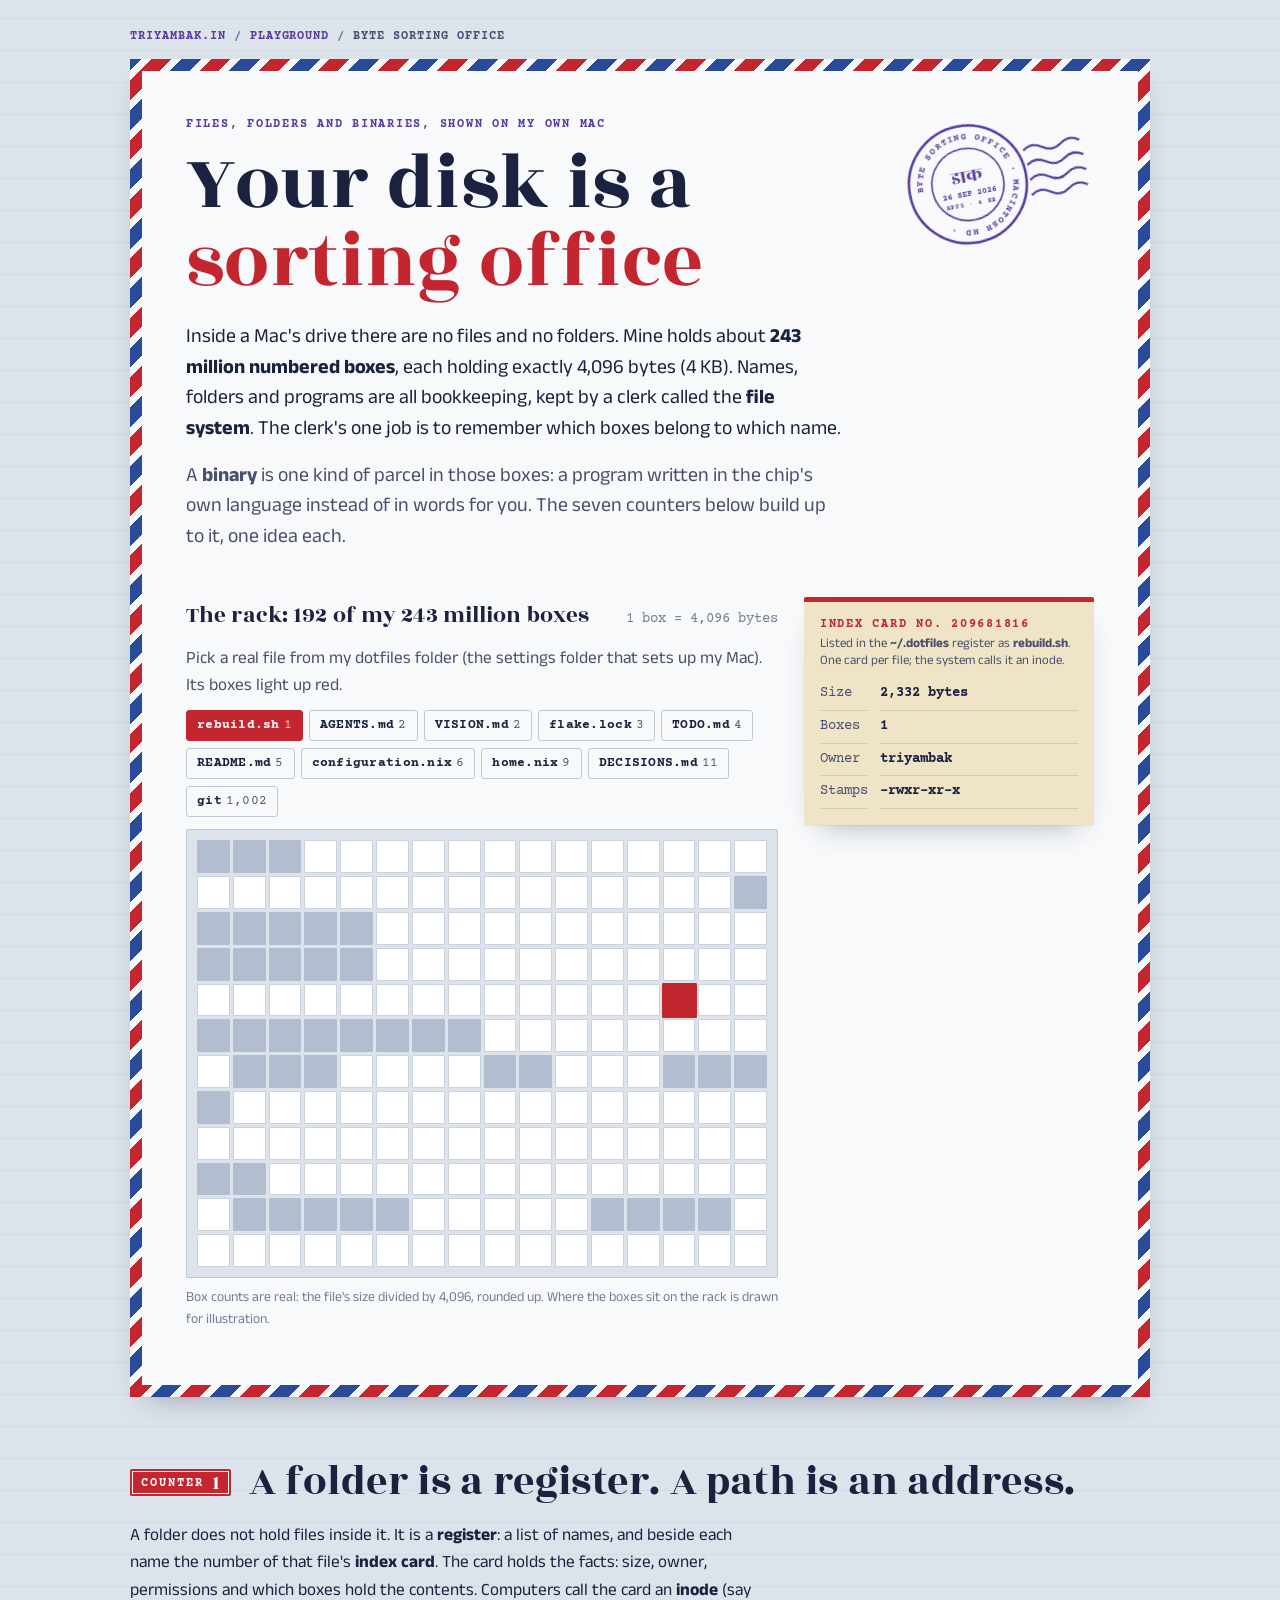
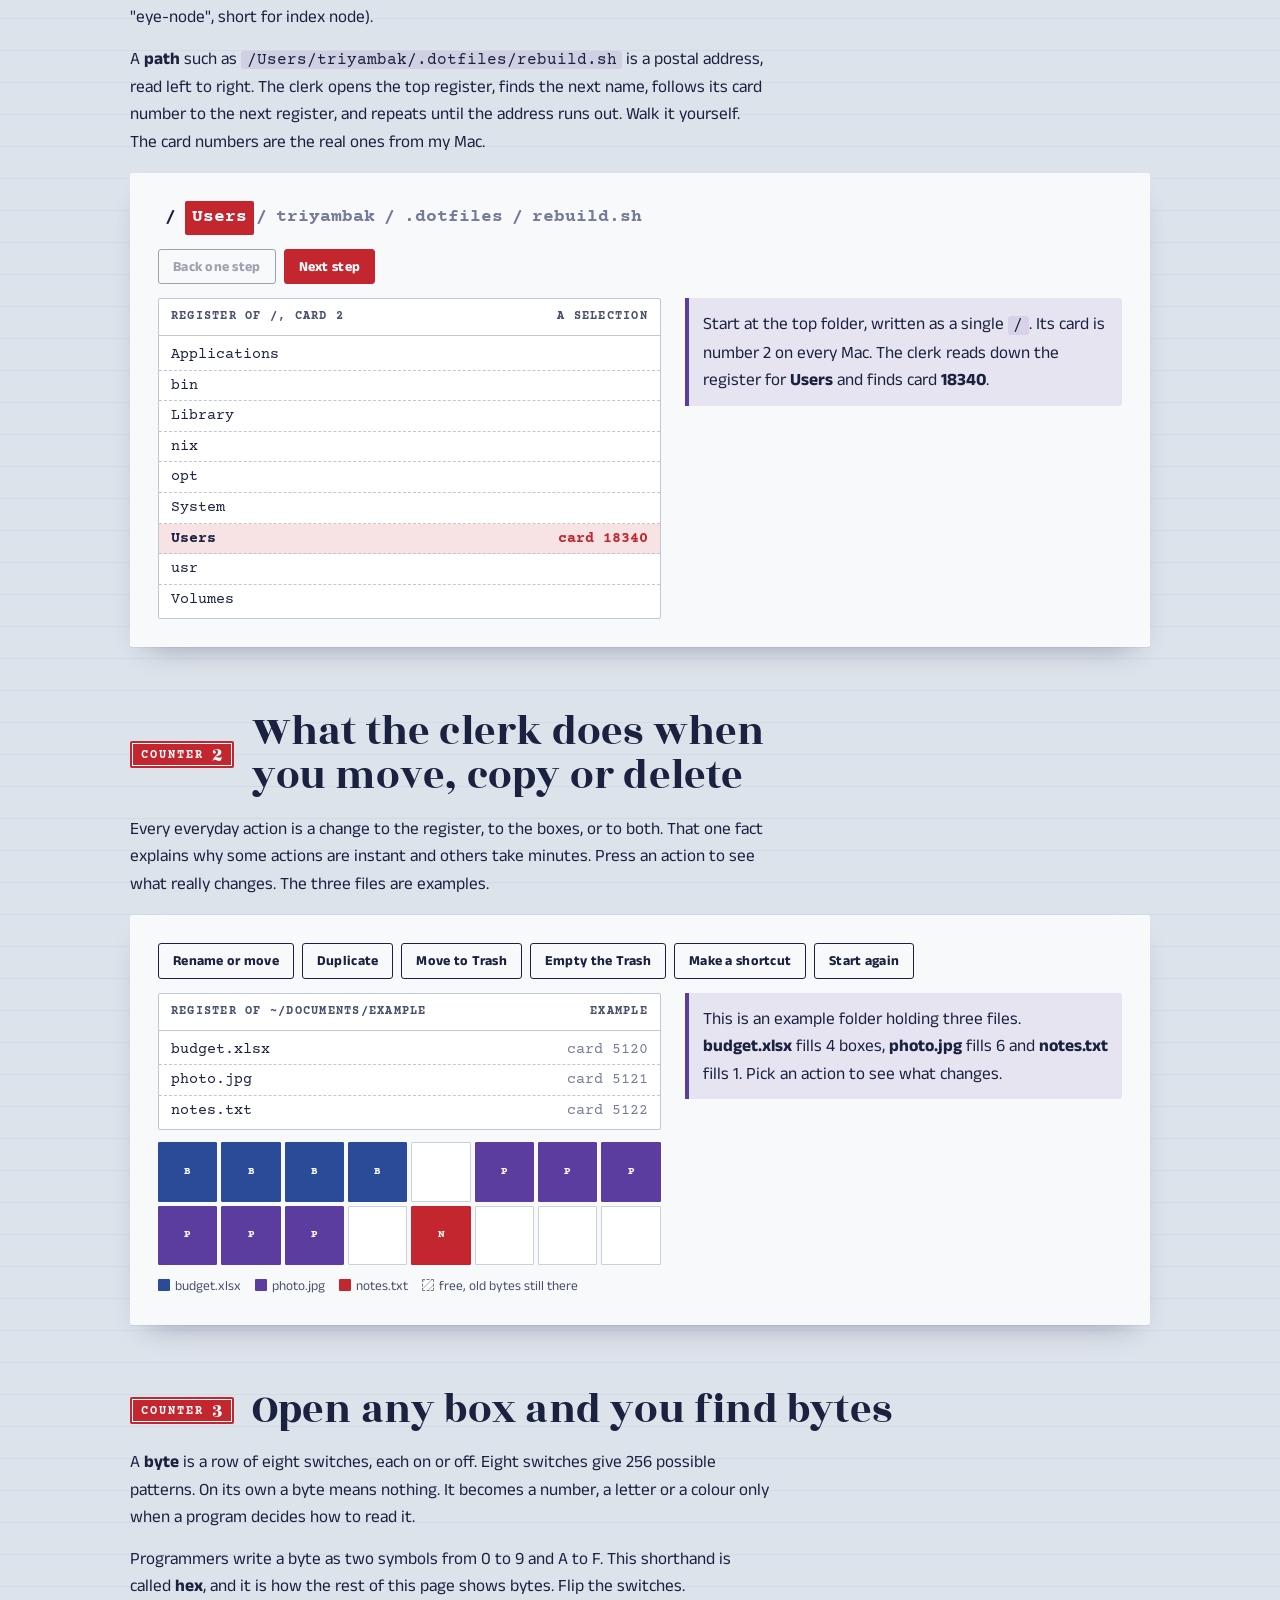
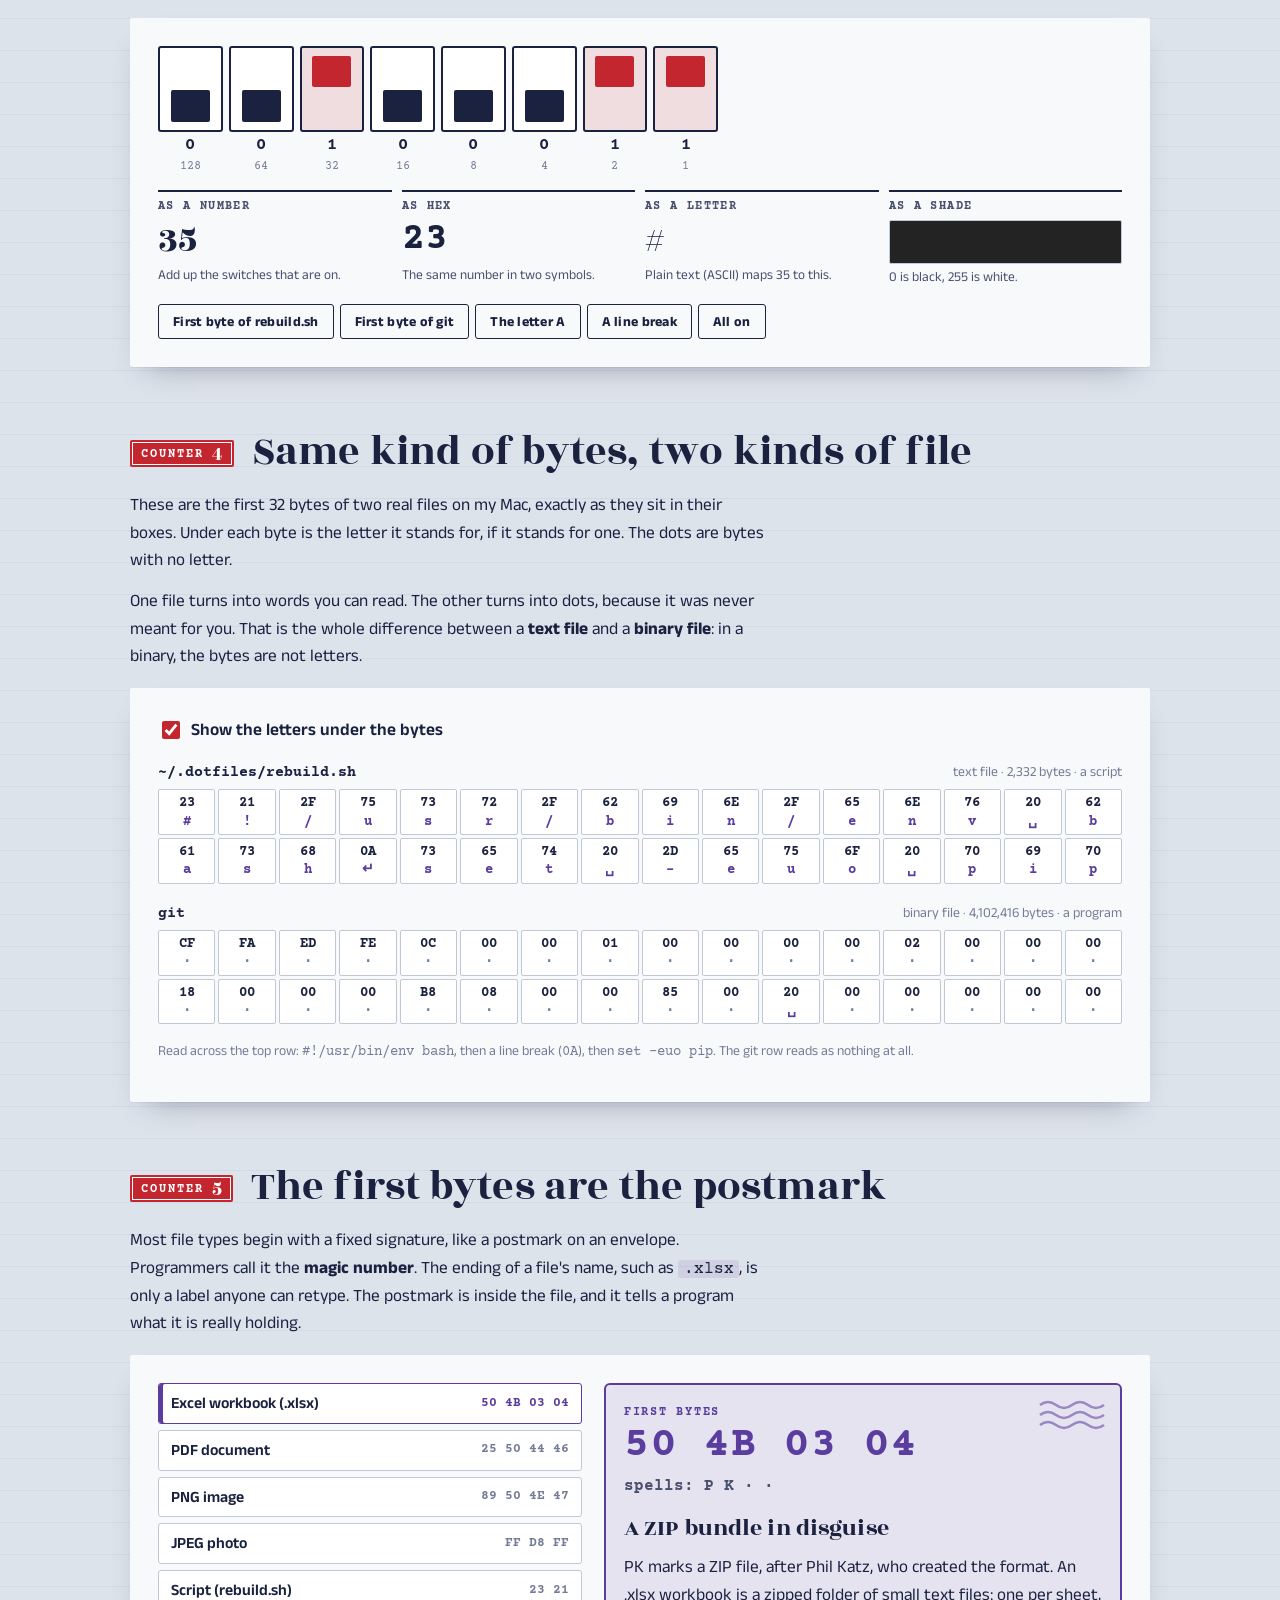
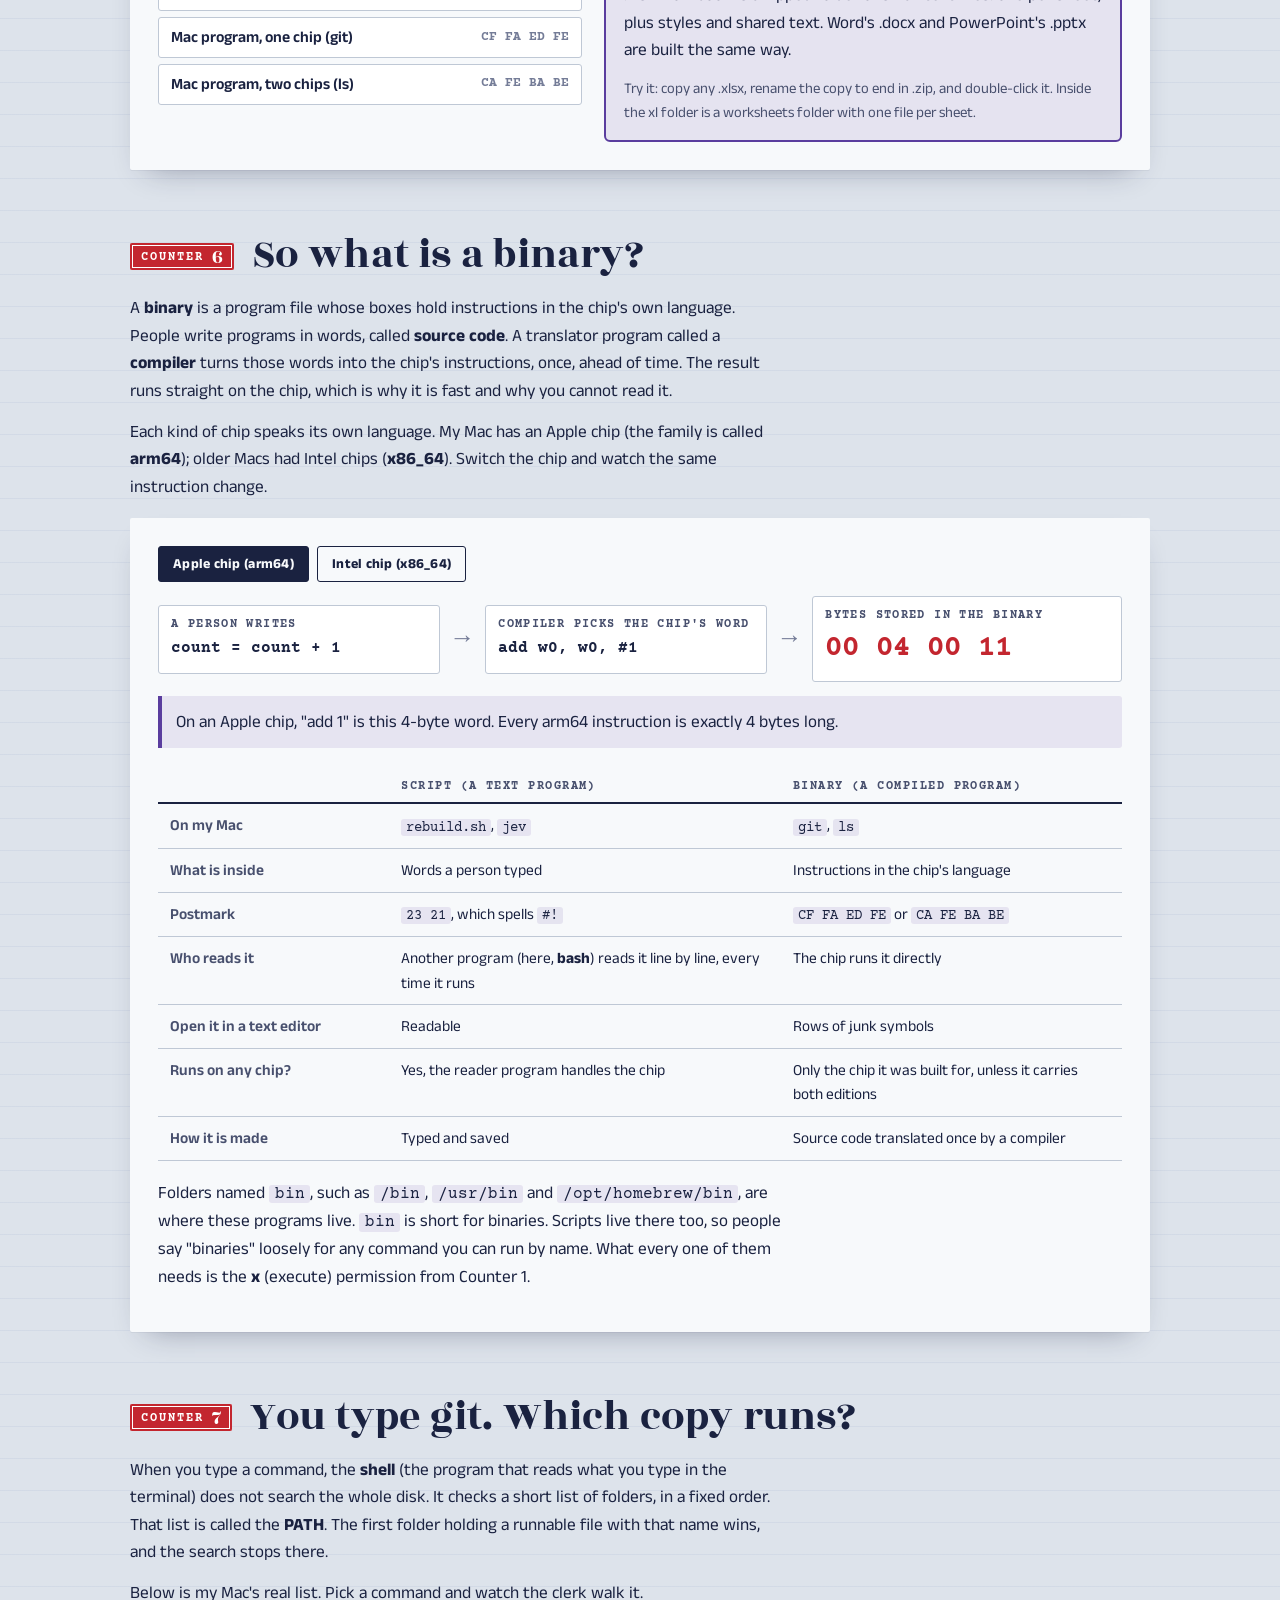
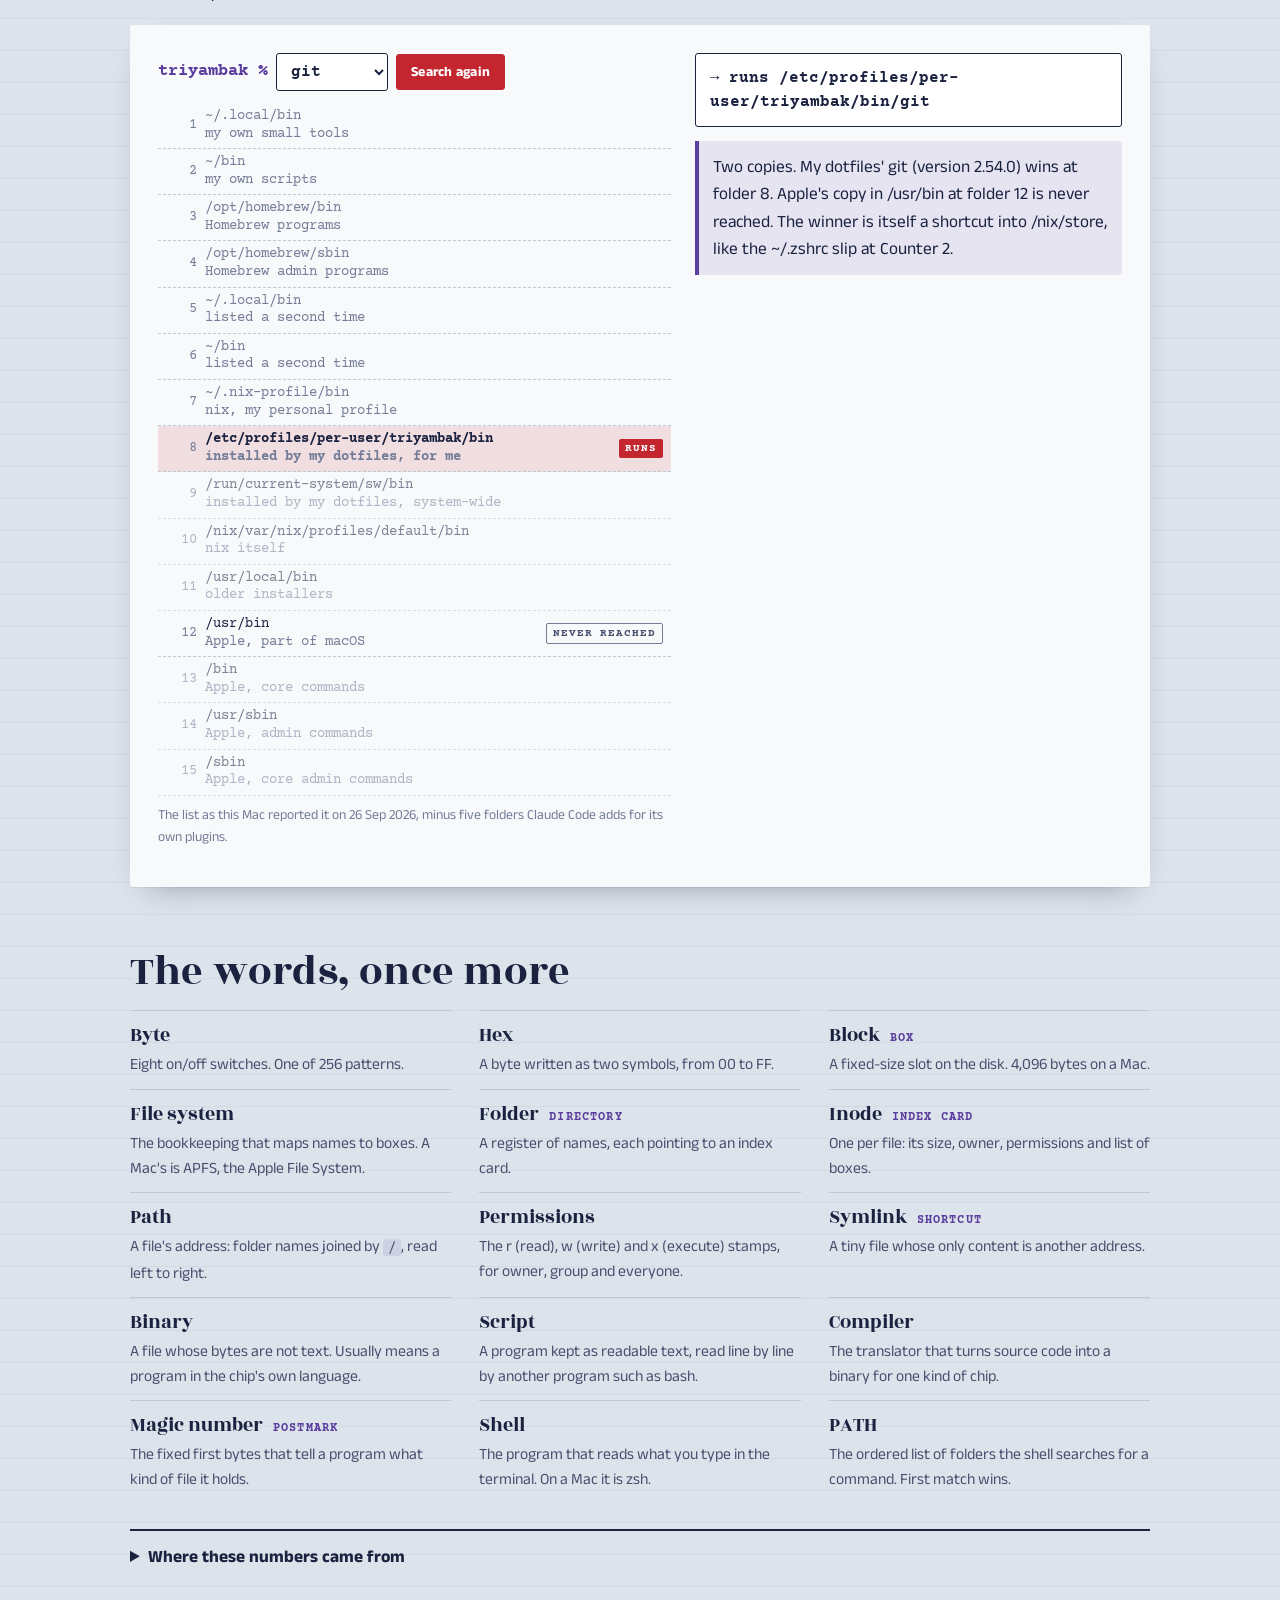
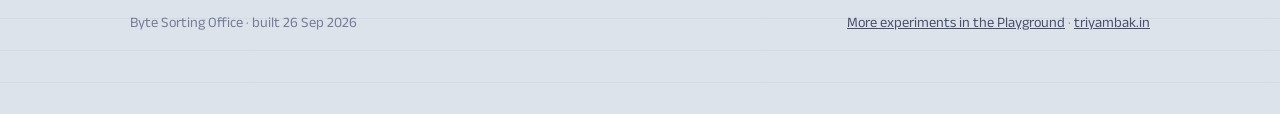
<file: playground/byte-sorting-office/index.html>
<!doctype html>
<html lang="en">
<head>
<meta charset="utf-8">
<meta name="viewport" content="width=device-width, initial-scale=1, viewport-fit=cover">
<title>Byte Sorting Office · S Triyambaka Patro</title>
<meta name="description" content="How a Mac stores files, and what a binary really is, told as a post office sorting room with real numbers from my own Mac.">
<link rel="canonical" href="https://triyambak.in/playground/byte-sorting-office/">
<meta property="og:type" content="website">
<meta property="og:site_name" content="S Triyambaka Patro">
<meta property="og:title" content="Byte Sorting Office">
<meta property="og:description" content="How a Mac stores files, and what a binary really is, told as a post office sorting room with real numbers from my own Mac.">
<meta property="og:url" content="https://triyambak.in/playground/byte-sorting-office/">
<meta property="og:image" content="https://triyambak.in/playground/byte-sorting-office/og.png">
<meta property="og:image:width" content="1200">
<meta property="og:image:height" content="630">
<meta name="twitter:card" content="summary_large_image">
<meta name="twitter:creator" content="@Triyambak_CA">
<link rel="preconnect" href="https://fonts.googleapis.com">
<link rel="preconnect" href="https://fonts.gstatic.com" crossorigin>
<link rel="stylesheet" href="https://fonts.googleapis.com/css2?family=Anek+Latin:wdth,wght@75..125,300..700&family=Courier+Prime:wght@400;700&family=Rozha+One&display=swap">
<style>
/* Palette: airmail paper, navy ink, violet franking ink, post-box red. */
:root{
  --ground:#DDE3EB;
  --lines:rgba(42,75,152,.06);
  --sheet:#F7F9FB;
  --manila:#EFE4C6;
  --manila-line:rgba(120,90,30,.18);
  --ink:#1A2240;
  --ink-2:#48506E;
  --ink-3:#747C97;
  --rule:#BFC8D5;
  --violet:#5A3D9E;
  --violet-soft:rgba(90,61,158,.11);
  --red:#C3262F;
  --red-soft:rgba(195,38,47,.13);
  --on-red:#FFFFFF;
  --air:#2A4B98;
  --box:#FFFFFF;
  --box-edge:#C9D1DD;
  --box-used:#B3BDD0;
  --box-free:repeating-linear-gradient(135deg,rgba(116,124,151,.35) 0 2px,transparent 2px 5px);
  --shadow:0 1px 0 rgba(26,34,64,.05),0 14px 30px -18px rgba(26,34,64,.45);
  --blend:multiply;
  --display:"Rozha One","Bodoni 72",Didot,"Times New Roman",serif;
  --body:"Anek Latin","Avenir Next","Segoe UI",system-ui,sans-serif;
  --mono:"Courier Prime","Courier New",ui-monospace,Menlo,monospace;
  color-scheme:light;
}
@media (prefers-color-scheme:dark){
  :root:not([data-theme="light"]){
    --ground:#0C1020;
    --lines:rgba(124,152,240,.05);
    --sheet:#141A2C;
    --manila:#29241A;
    --manila-line:rgba(230,200,140,.12);
    --ink:#E6E9F3;
    --ink-2:#AAB1C9;
    --ink-3:#7A829E;
    --rule:#2A3350;
    --violet:#AE98FF;
    --violet-soft:rgba(174,152,255,.13);
    --red:#FF5E66;
    --red-soft:rgba(255,94,102,.16);
    --on-red:#1A0A0C;
    --air:#7E9AF0;
    --box:#1A2136;
    --box-edge:#2C3552;
    --box-used:#3C4768;
    --box-free:repeating-linear-gradient(135deg,rgba(170,177,201,.28) 0 2px,transparent 2px 5px);
    --shadow:0 16px 34px -16px rgba(0,0,0,.7);
    --blend:screen;
    color-scheme:dark;
  }
}
:root[data-theme="dark"]{
  --ground:#0C1020;
  --lines:rgba(124,152,240,.05);
  --sheet:#141A2C;
  --manila:#29241A;
  --manila-line:rgba(230,200,140,.12);
  --ink:#E6E9F3;
  --ink-2:#AAB1C9;
  --ink-3:#7A829E;
  --rule:#2A3350;
  --violet:#AE98FF;
  --violet-soft:rgba(174,152,255,.13);
  --red:#FF5E66;
  --red-soft:rgba(255,94,102,.16);
  --on-red:#1A0A0C;
  --air:#7E9AF0;
  --box:#1A2136;
  --box-edge:#2C3552;
  --box-used:#3C4768;
  --box-free:repeating-linear-gradient(135deg,rgba(170,177,201,.28) 0 2px,transparent 2px 5px);
  --shadow:0 16px 34px -16px rgba(0,0,0,.7);
  --blend:screen;
  color-scheme:dark;
}

*{box-sizing:border-box}
html{overflow-x:clip;-webkit-text-size-adjust:100%}
body{
  margin:0;
  background:
    repeating-linear-gradient(0deg,transparent 0 31px,var(--lines) 31px 32px),
    var(--ground);
  color:var(--ink);
  font:400 1.075rem/1.6 var(--body);
  font-variation-settings:"wdth" 100;
}
::selection{background:var(--violet);color:var(--sheet)}
:focus-visible{outline:2px solid var(--violet);outline-offset:3px;border-radius:2px}
.wrap{max-width:1060px;margin:0 auto;padding-inline:20px;padding-block:28px 80px}
h1,h2,h3{font-family:var(--display);font-weight:400;text-wrap:balance;margin:0;letter-spacing:.005em}
p{margin:0 0 .8em}
code,.mono{font-family:var(--mono)}
code{font-size:.92em;background:var(--violet-soft);padding:.05em .35em;border-radius:3px;overflow-wrap:anywhere}
.measure{max-width:64ch}
.quiet{color:var(--ink-2)}
.tiny{font-size:.86rem;color:var(--ink-3)}
.eyebrow{
  font-family:var(--mono);font-weight:700;font-size:.78rem;letter-spacing:.14em;
  text-transform:uppercase;color:var(--violet);
}

/* ---------- Hero: the airmail envelope ---------- */
.envelope{
  position:relative;
  background:var(--sheet);
  border:12px solid transparent;
  border-image:repeating-linear-gradient(-45deg,var(--red) 0 14px,var(--sheet) 14px 21px,var(--air) 21px 35px,var(--sheet) 35px 42px) 12;
  box-shadow:var(--shadow);
  padding:clamp(20px,4vw,44px);
}
.hero-top{display:grid;grid-template-columns:minmax(0,1fr) auto;gap:24px;align-items:start}
.hero h1{font-size:clamp(2.5rem,6.6vw,5rem);line-height:.98;margin:10px 0 18px;color:var(--ink)}
.hero h1 em{font-style:normal;color:var(--red)}
.lede{font-size:clamp(1.1rem,1.6vw,1.24rem);line-height:1.55;max-width:60ch}
.postmark{width:clamp(120px,17vw,190px);height:auto;transform:rotate(-11deg);mix-blend-mode:var(--blend);flex:none}
.postmark text{font-family:var(--mono);font-weight:700;fill:var(--violet)}
.postmark .deva{font-family:var(--display);font-weight:400}

/* The rack */
.rack-zone{margin-top:30px;display:grid;grid-template-columns:minmax(0,1fr) 290px;gap:26px;align-items:start}
.rack-head{display:flex;flex-wrap:wrap;justify-content:space-between;align-items:baseline;gap:6px 16px;margin-bottom:10px}
.rack-head h3{font-size:1.45rem}
.chips{display:flex;flex-wrap:wrap;gap:6px;margin:0 0 12px;padding:0;list-style:none}
.chip{
  font:700 .82rem/1 var(--mono);letter-spacing:.02em;
  padding:8px 10px;border-radius:3px;cursor:pointer;
  background:transparent;color:var(--ink);border:1.5px solid var(--rule);
  transition:background .15s,border-color .15s,color .15s;
}
.chip:hover{border-color:var(--ink-3)}
.chip[aria-pressed="true"]{background:var(--red);border-color:var(--red);color:var(--on-red)}
.chip .n{font-weight:400;opacity:.75;margin-left:4px}
.rack{
  display:grid;grid-template-columns:repeat(16,minmax(0,1fr));gap:3px;
  padding:10px;background:var(--ground);border:1.5px solid var(--rule);border-radius:2px;
}
.box{
  aspect-ratio:1;max-width:100%;background:var(--box);border:1px solid var(--box-edge);border-radius:1px;
  transition:background .25s,border-color .25s,transform .25s;
}
.box.used{background:var(--box-used);border-color:var(--box-used)}
.box.hit{background:var(--red);border-color:var(--red);transform:scale(1.06)}
.rack-note{margin-top:8px}
.overflow{
  margin-top:10px;padding:10px 12px;border-left:4px solid var(--red);background:var(--red-soft);
  font-size:.98rem;
}

/* Index card (inode) */
.card{
  background:var(--manila);
  border-top:5px solid var(--red);
  padding:14px 16px 16px;box-shadow:var(--shadow);border-radius:2px;
  font-family:var(--mono);color:var(--ink);
}
.card h4{margin:0 0 2px;font:700 .78rem/1.3 var(--mono);letter-spacing:.14em;text-transform:uppercase;color:var(--red)}
.card .sub{font:400 .8rem/1.35 var(--body);color:var(--ink-2);margin-bottom:10px}
.card dl{margin:0;display:grid;grid-template-columns:auto minmax(0,1fr);column-gap:12px;font-size:.9rem;line-height:1.5}
.card dt,.card dd{padding:5px 0;border-bottom:1px solid var(--manila-line)}
.card dt{color:var(--ink-2)}
.card dd{margin:0;font-weight:700;overflow-wrap:anywhere;font-variant-numeric:tabular-nums}

/* ---------- Counters ---------- */
.counter{margin-top:64px}
.counter-head{display:flex;flex-wrap:wrap;align-items:center;gap:10px 18px;margin-bottom:16px}
.plate{
  display:inline-flex;align-items:center;gap:8px;
  background:var(--red);color:var(--on-red);
  font:700 .76rem/1 var(--mono);letter-spacing:.16em;text-transform:uppercase;
  padding:8px 11px 7px;border-radius:2px;
  box-shadow:inset 0 0 0 2px var(--red),inset 0 0 0 3px var(--on-red);
}
.plate b{font-family:var(--display);font-weight:400;font-size:1.25rem;letter-spacing:0;line-height:.6}
.counter h2{font-size:clamp(1.8rem,3.4vw,2.6rem);line-height:1.05;flex:1 1 320px}
.desk{
  background:var(--sheet);box-shadow:var(--shadow);border-radius:2px;
  padding:clamp(16px,3vw,28px);margin-top:18px;
}
.desk-grid{display:grid;grid-template-columns:minmax(0,1.15fr) minmax(0,1fr);gap:24px;align-items:start}
.btnrow{display:flex;flex-wrap:wrap;gap:8px;margin:0 0 14px}
.btn{
  font:700 .86rem/1 var(--body);letter-spacing:.02em;
  padding:10px 14px;border-radius:3px;cursor:pointer;
  border:1.5px solid var(--ink);background:var(--sheet);color:var(--ink);
}
.btn:hover{background:var(--violet-soft)}
.btn[aria-pressed="true"]{background:var(--ink);color:var(--sheet)}
.btn:disabled{opacity:.4;cursor:default}
.btn.primary{background:var(--red);border-color:var(--red);color:var(--on-red)}
.btn.primary:hover{filter:brightness(1.07)}
.say{
  border-left:4px solid var(--violet);background:var(--violet-soft);
  padding:12px 14px;border-radius:0 3px 3px 0;min-height:4.8em;
}
.say strong{color:var(--ink)}

/* Counter 1: address + register */
.address{
  display:flex;flex-wrap:wrap;gap:2px;align-items:center;
  font:700 clamp(.9rem,1.8vw,1.1rem)/1.2 var(--mono);margin-bottom:14px;
}
.address span{padding:6px 7px;border-radius:2px;color:var(--ink-3);transition:background .2s,color .2s}
.address span.done{color:var(--ink)}
.address span.now{background:var(--red);color:var(--on-red)}
.address .sep{padding:6px 0;color:var(--ink-3)}
.register{
  border:1.5px solid var(--rule);border-radius:2px;background:var(--box);
  font-family:var(--mono);font-size:.92rem;
}
.register .reg-title{
  display:flex;justify-content:space-between;gap:10px;flex-wrap:wrap;
  padding:8px 12px;border-bottom:1.5px solid var(--rule);
  font-weight:700;font-size:.78rem;letter-spacing:.1em;text-transform:uppercase;color:var(--ink-2);
}
.register ol{list-style:none;margin:0;padding:4px 0;max-height:none}
.register li{display:flex;justify-content:space-between;gap:12px;padding:3px 12px;border-bottom:1px dashed var(--rule)}
.register li:last-child{border-bottom:0}
.register li.match{background:var(--red-soft);font-weight:700}
.register li.match .num{color:var(--red)}
.register li.struck .nm{text-decoration:line-through;text-decoration-thickness:2px;text-decoration-color:var(--red);color:var(--ink-3)}
.register li.fresh{animation:inkin .6s ease-out}
.register .num{color:var(--ink-3);font-variant-numeric:tabular-nums;white-space:nowrap}
.register .nm{overflow-wrap:anywhere}
@keyframes inkin{from{background:var(--violet-soft)}to{background:transparent}}

/* Counter 2: clerk mini rack */
.mini{display:grid;grid-template-columns:repeat(8,minmax(0,1fr));gap:4px;margin-top:12px}
.mini .box{position:relative;display:grid;place-items:center;font:700 .66rem/1 var(--mono);color:var(--on-red)}
.mini .box.a{background:var(--air);border-color:var(--air)}
.mini .box.b{background:var(--violet);border-color:var(--violet)}
.mini .box.c{background:var(--red);border-color:var(--red)}
.mini .box.freed{background:var(--box-free),var(--box);border-style:dashed;border-color:var(--ink-3);color:var(--ink-3)}
.mini .box.shared{outline:2px solid var(--ink);outline-offset:1px}
.mini-legend{display:flex;flex-wrap:wrap;gap:6px 14px;margin-top:10px;font-size:.84rem;color:var(--ink-2)}
.mini-legend i{display:inline-block;width:12px;height:12px;vertical-align:-1px;margin-right:5px;border-radius:1px}
.slip{
  margin-top:10px;padding:8px 10px;border:1.5px dashed var(--violet);color:var(--violet);
  font:700 .84rem/1.45 var(--mono);overflow-wrap:anywhere;border-radius:2px;
}

/* Counter 3: switchboard */
.switches{display:grid;grid-template-columns:repeat(8,minmax(0,1fr));gap:6px;max-width:560px}
.sw{
  display:flex;flex-direction:column;align-items:center;gap:6px;
  background:none;border:0;padding:0;cursor:pointer;color:var(--ink);font:inherit;
}
.sw .lamp{
  width:100%;max-width:100%;aspect-ratio:3/4;border-radius:3px;border:2px solid var(--ink);
  background:var(--box);position:relative;transition:background .15s;
}
.sw .lamp::after{
  content:"";position:absolute;left:18%;right:18%;height:38%;border-radius:2px;
  background:var(--ink);top:52%;transition:top .15s,background .15s;
}
.sw[aria-pressed="true"] .lamp{background:var(--red-soft)}
.sw[aria-pressed="true"] .lamp::after{top:10%;background:var(--red)}
.sw .bit{font:700 1.05rem/1 var(--mono)}
.sw .pv{font:400 .72rem/1 var(--mono);color:var(--ink-3)}
.readings{display:grid;grid-template-columns:repeat(4,minmax(0,1fr));gap:10px;margin-top:18px}
.reading{border-top:2px solid var(--ink);padding-top:8px;min-width:0}
.reading .k{font:700 .72rem/1.2 var(--mono);letter-spacing:.12em;text-transform:uppercase;color:var(--ink-2)}
.reading .v{font:400 clamp(1.7rem,3.4vw,2.4rem)/1.15 var(--display);margin-top:4px;overflow-wrap:anywhere}
.reading .v.mono{font-family:var(--mono);font-weight:700}
.reading .d{font-size:.84rem;color:var(--ink-2);margin-top:2px}
.swatch{width:100%;height:44px;border:1.5px solid var(--rule);border-radius:2px;margin-top:6px}
.presets{display:flex;flex-wrap:wrap;gap:6px;margin-top:16px}

/* Counter 4: hex strips */
.strip{margin-top:14px}
.strip-head{display:flex;flex-wrap:wrap;justify-content:space-between;gap:4px 14px;align-items:baseline;margin-bottom:6px}
.strip-head b{font:700 .95rem/1.2 var(--mono)}
.bytes{
  display:grid;grid-template-columns:repeat(16,minmax(2.1em,1fr));gap:3px;
  font:700 .9rem/1 var(--mono);min-width:560px;
}
.bytes-scroll{overflow-x:auto;padding-bottom:4px}
.byte{
  display:flex;flex-direction:column;align-items:center;gap:4px;padding:6px 0 5px;
  border:1px solid var(--rule);border-radius:2px;background:var(--box);cursor:default;
}
.byte .h{color:var(--ink)}
.byte .c{color:var(--violet);font-weight:700;min-height:1em}
.byte .c.dot{color:var(--ink-3)}
.byte:hover,.byte.lit{border-color:var(--red);background:var(--red-soft)}
.bytes.hide-letters .c{visibility:hidden}
.toggle{display:inline-flex;align-items:center;gap:8px;font-weight:600;cursor:pointer;user-select:none}
.toggle input{width:18px;height:18px;accent-color:var(--red)}

/* Counter 5: postmarks */
.pm-grid{display:grid;grid-template-columns:minmax(0,.9fr) minmax(0,1.1fr);gap:22px;align-items:start}
.pm-list{display:grid;gap:6px;margin:0;padding:0;list-style:none}
.pm-item{
  display:flex;justify-content:space-between;gap:10px;align-items:center;width:100%;
  text-align:left;font:600 .98rem/1.2 var(--body);color:var(--ink);
  padding:10px 12px;border:1.5px solid var(--rule);background:var(--box);border-radius:3px;cursor:pointer;
}
.pm-item .mono{font-size:.82rem;color:var(--ink-3);font-weight:700}
.pm-item[aria-pressed="true"]{border-color:var(--violet);box-shadow:inset 4px 0 0 var(--violet)}
.pm-item[aria-pressed="true"] .mono{color:var(--violet)}
.cancel{
  position:relative;padding:18px 18px 16px;border:2.5px solid var(--violet);border-radius:6px;
  color:var(--ink);background:var(--violet-soft);
}
.cancel .big{
  font:700 clamp(1.6rem,4.4vw,2.6rem)/1.1 var(--mono);color:var(--violet);letter-spacing:.04em;
  overflow-wrap:anywhere;
}
.cancel .spell{font:700 1rem/1.4 var(--mono);color:var(--ink-2);margin:6px 0 12px;overflow-wrap:anywhere}
.cancel h3{font-size:1.5rem;margin-bottom:6px}
.cancel .where{margin-top:10px;font-size:.92rem;color:var(--ink-2)}
.cancel .wave{position:absolute;right:12px;top:12px;width:70px;height:34px;opacity:.55}

/* Counter 6: chip languages + table */
.chipswap{display:grid;grid-template-columns:minmax(0,1fr) auto minmax(0,1fr) auto minmax(0,1.1fr);gap:10px;align-items:center}
.step-box{border:1.5px solid var(--rule);background:var(--box);padding:12px;border-radius:3px;min-width:0}
.step-box .k{font:700 .72rem/1.2 var(--mono);letter-spacing:.12em;text-transform:uppercase;color:var(--ink-2);margin-bottom:6px}
.step-box .v{font:700 1.02rem/1.4 var(--mono);overflow-wrap:anywhere}
.step-box.out .v{font-size:clamp(1.3rem,3vw,1.8rem);color:var(--red)}
.arrow{font:400 1.6rem/1 var(--display);color:var(--ink-3);text-align:center}
.tbl-scroll{overflow-x:auto;margin-top:22px}
table.cmp{border-collapse:collapse;width:100%;min-width:560px;font-size:.96rem}
.cmp th,.cmp td{text-align:left;padding:9px 12px;border-bottom:1px solid var(--rule);vertical-align:top}
.cmp thead th{font:700 .76rem/1.2 var(--mono);letter-spacing:.12em;text-transform:uppercase;color:var(--ink-2);border-bottom:2px solid var(--ink)}
.cmp tbody th{font-weight:600;color:var(--ink-2);width:24%}
.cmp td code{white-space:nowrap}

/* Counter 7: PATH */
.path-grid{display:grid;grid-template-columns:minmax(0,1.2fr) minmax(0,1fr);gap:24px;align-items:start}
.prompt{
  display:flex;align-items:center;gap:8px;flex-wrap:wrap;
  font:700 1.05rem/1 var(--mono);margin-bottom:12px;
}
.prompt .ps{color:var(--violet)}
.prompt select{
  font:700 1rem/1 var(--mono);color:var(--ink);background:var(--box);
  border:1.5px solid var(--ink);border-radius:3px;padding:8px 10px;
}
.pathlist{list-style:none;margin:0;padding:0;font:400 .88rem/1.25 var(--mono);counter-reset:none}
.pathlist li{
  display:grid;grid-template-columns:2.2em minmax(0,1fr) auto;gap:8px;align-items:center;
  padding:5px 8px;border-bottom:1px dashed var(--rule);transition:background .2s,color .2s;
}
.pathlist .ix{color:var(--ink-3);text-align:right;font-variant-numeric:tabular-nums}
.pathlist .dir{overflow-wrap:anywhere}
.pathlist .tag{font:700 .7rem/1 var(--mono);letter-spacing:.08em;text-transform:uppercase;padding:4px 6px;border-radius:2px;white-space:nowrap}
.pathlist li.checking{background:var(--violet-soft)}
.pathlist li.miss .dir{color:var(--ink-3)}
.pathlist li.win{background:var(--red-soft)}
.pathlist li.win .dir{font-weight:700}
.pathlist li.win .tag{background:var(--red);color:var(--on-red)}
.pathlist li.shadow .tag{border:1.5px solid var(--ink-3);color:var(--ink-2)}
.pathlist li.skip{opacity:.55}
.result{font:700 1rem/1.5 var(--mono);padding:12px 14px;border:1.5px solid var(--ink);border-radius:3px;background:var(--box);overflow-wrap:anywhere}
.result.nf{border-color:var(--red);color:var(--red)}

/* Glossary + sources */
.gloss{display:grid;grid-template-columns:repeat(auto-fill,minmax(250px,1fr));gap:0 28px;margin:0}
.gloss div{padding:12px 0;border-top:1px solid var(--rule)}
.gloss dt{font:400 1.25rem/1.2 var(--display);color:var(--ink)}
.gloss dt small{font:700 .72rem/1 var(--mono);letter-spacing:.1em;text-transform:uppercase;color:var(--violet);margin-left:6px}
.gloss dd{margin:4px 0 0;color:var(--ink-2);font-size:.98rem}
details.sources{margin-top:26px;border-top:2px solid var(--ink);padding-top:12px}
details.sources summary{cursor:pointer;font-weight:700}
details.sources pre{
  font:400 .84rem/1.55 var(--mono);background:var(--box);border:1.5px solid var(--rule);
  padding:12px 14px;overflow-x:auto;border-radius:2px;margin:10px 0 0;
}
footer.foot{margin-top:40px;font-size:.9rem;color:var(--ink-3);display:flex;flex-wrap:wrap;gap:6px 18px;justify-content:space-between}
footer.foot span{min-width:0;overflow-wrap:anywhere}
footer.foot a{color:var(--ink-2)}
.crumbs{font:700 .76rem/1.4 var(--mono);letter-spacing:.08em;text-transform:uppercase;color:var(--ink-3);margin-bottom:14px}
.crumbs a{color:var(--violet);text-decoration:none}
.crumbs a:hover{text-decoration:underline}
.crumbs span{color:var(--ink-2)}
.rack-head .mono,.pm-item span{min-width:0;overflow-wrap:anywhere}

/* Load moment: the rack stamps in once. Visible at rest; animation only adds. */
@keyframes stampin{from{transform:scale(.6);opacity:.35}to{transform:none;opacity:1}}
.rack.stamping .box{animation:stampin .45s cubic-bezier(.2,.9,.3,1.2) both}
@keyframes thud{0%{transform:rotate(-11deg) scale(1.25);opacity:.2}60%{transform:rotate(-11deg) scale(.97);opacity:1}100%{transform:rotate(-11deg) scale(1)}}
.postmark{animation:thud .7s .15s cubic-bezier(.3,1.4,.5,1) both}

@media (prefers-reduced-motion:reduce){
  *,*::before,*::after{animation:none!important;transition:none!important}
}

/* Narrow screens */
@media (max-width:860px){
  .rack-zone,.desk-grid,.pm-grid,.path-grid{grid-template-columns:minmax(0,1fr)}
  .chipswap{grid-template-columns:minmax(0,1fr)}
  .chipswap .arrow{transform:rotate(90deg)}
}
@media (max-width:560px){
  .wrap{padding-inline:16px}
  .hero-top{grid-template-columns:minmax(0,1fr)}
  .postmark{position:absolute;right:6px;top:6px;width:96px;opacity:.5}
  .rack{grid-template-columns:repeat(12,minmax(0,1fr));gap:2px;padding:6px}
  .readings{grid-template-columns:repeat(2,minmax(0,1fr))}
  .switches{gap:4px}
  .sw .pv{font-size:.62rem}
  .envelope{border-width:9px}
}
</style>
</head>
<body>
<div class="wrap">
<nav class="crumbs" aria-label="Breadcrumb"><a href="/">triyambak.in</a> / <a href="/playground/">Playground</a> / <span>Byte Sorting Office</span></nav>

<!-- ================= HERO ================= -->
<section class="envelope hero" aria-labelledby="h-hero">
  <div class="hero-top">
    <div>
      <div class="eyebrow">Files, folders and binaries, shown on my own Mac</div>
      <h1 id="h-hero">Your disk is a <em>sorting office</em></h1>
      <p class="lede">Inside a Mac's drive there are no files and no folders. Mine holds about <strong>243 million numbered boxes</strong>, each holding exactly 4,096 bytes (4 KB). Names, folders and programs are all bookkeeping, kept by a clerk called the <strong>file system</strong>. The clerk's one job is to remember which boxes belong to which name.</p>
      <p class="lede quiet">A <strong>binary</strong> is one kind of parcel in those boxes: a program written in the chip's own language instead of in words for you. The seven counters below build up to it, one idea each.</p>
    </div>
    <svg class="postmark" viewBox="0 0 300 200" aria-hidden="true">
      <defs><path id="ring" d="M100,100 m-72,0 a72,72 0 1,1 144,0 a72,72 0 1,1 -144,0"/></defs>
      <g fill="none" style="stroke:var(--violet)">
        <circle cx="100" cy="100" r="93" stroke-width="4"/>
        <circle cx="100" cy="100" r="57" stroke-width="2.5"/>
        <path d="M196,64 q15,-11 30,0 t30,0 t30,0" stroke-width="3.5"/>
        <path d="M198,88 q15,-11 30,0 t30,0 t30,0" stroke-width="3.5"/>
        <path d="M198,112 q15,-11 30,0 t30,0 t30,0" stroke-width="3.5"/>
        <path d="M196,136 q15,-11 30,0 t30,0 t30,0" stroke-width="3.5"/>
      </g>
      <text font-size="14" letter-spacing="2.6"><textPath href="#ring">BYTE SORTING OFFICE · MACINTOSH HD · </textPath></text>
      <text x="100" y="97" text-anchor="middle" class="deva" font-size="32">डाक</text>
      <text x="100" y="118" text-anchor="middle" font-size="13">26 SEP 2026</text>
      <text x="100" y="135" text-anchor="middle" font-size="10" letter-spacing="1">APFS · 4 KB</text>
    </svg>
  </div>

  <div class="rack-zone">
    <div>
      <div class="rack-head">
        <h3>The rack: 192 of my 243 million boxes</h3>
        <span class="tiny mono">1 box = 4,096 bytes</span>
      </div>
      <p class="quiet" style="margin-bottom:10px">Pick a real file from my dotfiles folder (the settings folder that sets up my Mac). Its boxes light up red.</p>
      <ul class="chips" id="rackChips" aria-label="Files on the rack"></ul>
      <div class="rack stamping" id="rack" role="img" aria-label="A grid of 192 disk boxes showing which ones hold the chosen file"></div>
      <div class="overflow" id="rackOverflow" hidden></div>
      <p class="tiny rack-note">Box counts are real: the file's size divided by 4,096, rounded up. Where the boxes sit on the rack is drawn for illustration.</p>
    </div>
    <aside class="card" id="rackCard" aria-live="polite"></aside>
  </div>
</section>

<!-- ================= COUNTER 1 ================= -->
<section class="counter" id="register" aria-labelledby="h-c1">
  <div class="counter-head">
    <span class="plate">Counter <b>1</b></span>
    <h2 id="h-c1">A folder is a register. A path is an address.</h2>
  </div>
  <div class="measure">
    <p>A folder does not hold files inside it. It is a <strong>register</strong>: a list of names, and beside each name the number of that file's <strong>index card</strong>. The card holds the facts: size, owner, permissions and which boxes hold the contents. Computers call the card an <strong>inode</strong> (say "eye-node", short for index node).</p>
    <p>A <strong>path</strong> such as <code>/Users/triyambak/.dotfiles/rebuild.sh</code> is a postal address, read left to right. The clerk opens the top register, finds the next name, follows its card number to the next register, and repeats until the address runs out. Walk it yourself. The card numbers are the real ones from my Mac.</p>
  </div>
  <div class="desk">
    <div class="address" id="addr" aria-label="The path being walked"></div>
    <div class="btnrow">
      <button class="btn" id="walkBack" type="button">Back one step</button>
      <button class="btn primary" id="walkNext" type="button">Next step</button>
    </div>
    <div class="desk-grid">
      <div class="register" id="walkReg"></div>
      <div>
        <div class="say" id="walkSay" aria-live="polite"></div>
        <div class="card" id="walkCard" style="margin-top:14px" hidden></div>
      </div>
    </div>
  </div>
</section>

<!-- ================= COUNTER 2 ================= -->
<section class="counter" id="clerk" aria-labelledby="h-c2">
  <div class="counter-head">
    <span class="plate">Counter <b>2</b></span>
    <h2 id="h-c2">What the clerk does when you move, copy or delete</h2>
  </div>
  <div class="measure">
    <p>Every everyday action is a change to the register, to the boxes, or to both. That one fact explains why some actions are instant and others take minutes. Press an action to see what really changes. The three files are examples.</p>
  </div>
  <div class="desk">
    <div class="btnrow" role="group" aria-label="Clerk actions">
      <button class="btn" type="button" data-act="rename" aria-pressed="false">Rename or move</button>
      <button class="btn" type="button" data-act="copy" aria-pressed="false">Duplicate</button>
      <button class="btn" type="button" data-act="trash" aria-pressed="false">Move to Trash</button>
      <button class="btn" type="button" data-act="delete" aria-pressed="false">Empty the Trash</button>
      <button class="btn" type="button" data-act="link" aria-pressed="false">Make a shortcut</button>
      <button class="btn" type="button" data-act="reset" aria-pressed="false">Start again</button>
    </div>
    <div class="desk-grid">
      <div>
        <div class="register" id="clerkReg"></div>
        <div class="mini" id="clerkRack" role="img" aria-label="Sixteen disk boxes"></div>
        <div class="mini-legend">
          <span><i style="background:var(--air)"></i>budget.xlsx</span>
          <span><i style="background:var(--violet)"></i>photo.jpg</span>
          <span><i style="background:var(--red)"></i>notes.txt</span>
          <span><i style="background:var(--box-free),var(--box);border:1px dashed var(--ink-3)"></i>free, old bytes still there</span>
        </div>
        <div class="slip" id="clerkSlip" hidden></div>
      </div>
      <div class="say" id="clerkSay" aria-live="polite"></div>
    </div>
  </div>
</section>

<!-- ================= COUNTER 3 ================= -->
<section class="counter" id="bytes" aria-labelledby="h-c3">
  <div class="counter-head">
    <span class="plate">Counter <b>3</b></span>
    <h2 id="h-c3">Open any box and you find bytes</h2>
  </div>
  <div class="measure">
    <p>A <strong>byte</strong> is a row of eight switches, each on or off. Eight switches give 256 possible patterns. On its own a byte means nothing. It becomes a number, a letter or a colour only when a program decides how to read it.</p>
    <p>Programmers write a byte as two symbols from 0 to 9 and A to F. This shorthand is called <strong>hex</strong>, and it is how the rest of this page shows bytes. Flip the switches.</p>
  </div>
  <div class="desk">
    <div class="switches" id="switches" role="group" aria-label="Eight switches of one byte"></div>
    <div class="readings">
      <div class="reading"><div class="k">As a number</div><div class="v" id="rNum"></div><div class="d">Add up the switches that are on.</div></div>
      <div class="reading"><div class="k">As hex</div><div class="v mono" id="rHex"></div><div class="d">The same number in two symbols.</div></div>
      <div class="reading"><div class="k">As a letter</div><div class="v" id="rChr"></div><div class="d" id="rChrD"></div></div>
      <div class="reading"><div class="k">As a shade</div><div class="swatch" id="rShade"></div><div class="d">0 is black, 255 is white.</div></div>
    </div>
    <div class="presets" role="group" aria-label="Example bytes">
      <button class="btn" type="button" data-byte="35">First byte of rebuild.sh</button>
      <button class="btn" type="button" data-byte="207">First byte of git</button>
      <button class="btn" type="button" data-byte="65">The letter A</button>
      <button class="btn" type="button" data-byte="10">A line break</button>
      <button class="btn" type="button" data-byte="255">All on</button>
    </div>
  </div>
</section>

<!-- ================= COUNTER 4 ================= -->
<section class="counter" id="twofiles" aria-labelledby="h-c4">
  <div class="counter-head">
    <span class="plate">Counter <b>4</b></span>
    <h2 id="h-c4">Same kind of bytes, two kinds of file</h2>
  </div>
  <div class="measure">
    <p>These are the first 32 bytes of two real files on my Mac, exactly as they sit in their boxes. Under each byte is the letter it stands for, if it stands for one. The dots are bytes with no letter.</p>
    <p>One file turns into words you can read. The other turns into dots, because it was never meant for you. That is the whole difference between a <strong>text file</strong> and a <strong>binary file</strong>: in a binary, the bytes are not letters.</p>
  </div>
  <div class="desk">
    <label class="toggle"><input type="checkbox" id="showLetters" checked> Show the letters under the bytes</label>
    <div class="strip">
      <div class="strip-head"><b>~/.dotfiles/rebuild.sh</b><span class="tiny">text file · 2,332 bytes · a script</span></div>
      <div class="bytes-scroll"><div class="bytes" id="stripScript"></div></div>
    </div>
    <div class="strip">
      <div class="strip-head"><b>git</b><span class="tiny">binary file · 4,102,416 bytes · a program</span></div>
      <div class="bytes-scroll"><div class="bytes" id="stripGit"></div></div>
    </div>
    <p class="tiny" style="margin-top:12px">Read across the top row: <span class="mono">#!/usr/bin/env bash</span>, then a line break (<span class="mono">0A</span>), then <span class="mono">set -euo pip</span>. The git row reads as nothing at all.</p>
  </div>
</section>

<!-- ================= COUNTER 5 ================= -->
<section class="counter" id="postmark" aria-labelledby="h-c5">
  <div class="counter-head">
    <span class="plate">Counter <b>5</b></span>
    <h2 id="h-c5">The first bytes are the postmark</h2>
  </div>
  <div class="measure">
    <p>Most file types begin with a fixed signature, like a postmark on an envelope. Programmers call it the <strong>magic number</strong>. The ending of a file's name, such as <code>.xlsx</code>, is only a label anyone can retype. The postmark is inside the file, and it tells a program what it is really holding.</p>
  </div>
  <div class="desk pm-grid">
    <ul class="pm-list" id="pmList" aria-label="File types"></ul>
    <div class="cancel" id="pmCard" aria-live="polite"></div>
  </div>
</section>

<!-- ================= COUNTER 6 ================= -->
<section class="counter" id="binary" aria-labelledby="h-c6">
  <div class="counter-head">
    <span class="plate">Counter <b>6</b></span>
    <h2 id="h-c6">So what is a binary?</h2>
  </div>
  <div class="measure">
    <p>A <strong>binary</strong> is a program file whose boxes hold instructions in the chip's own language. People write programs in words, called <strong>source code</strong>. A translator program called a <strong>compiler</strong> turns those words into the chip's instructions, once, ahead of time. The result runs straight on the chip, which is why it is fast and why you cannot read it.</p>
    <p>Each kind of chip speaks its own language. My Mac has an Apple chip (the family is called <strong>arm64</strong>); older Macs had Intel chips (<strong>x86_64</strong>). Switch the chip and watch the same instruction change.</p>
  </div>
  <div class="desk">
    <div class="btnrow" role="group" aria-label="Choose a chip">
      <button class="btn" type="button" data-chip="arm" aria-pressed="true">Apple chip (arm64)</button>
      <button class="btn" type="button" data-chip="x86" aria-pressed="false">Intel chip (x86_64)</button>
    </div>
    <div class="chipswap">
      <div class="step-box"><div class="k">A person writes</div><div class="v">count = count + 1</div></div>
      <div class="arrow" aria-hidden="true">→</div>
      <div class="step-box"><div class="k">Compiler picks the chip's word</div><div class="v" id="chipAsm"></div></div>
      <div class="arrow" aria-hidden="true">→</div>
      <div class="step-box out"><div class="k">Bytes stored in the binary</div><div class="v" id="chipBytes"></div></div>
    </div>
    <p class="say" id="chipSay" style="margin-top:14px;min-height:0"></p>
    <div class="tbl-scroll">
      <table class="cmp">
        <thead><tr><th scope="col"></th><th scope="col">Script (a text program)</th><th scope="col">Binary (a compiled program)</th></tr></thead>
        <tbody>
          <tr><th scope="row">On my Mac</th><td><code>rebuild.sh</code>, <code>jev</code></td><td><code>git</code>, <code>ls</code></td></tr>
          <tr><th scope="row">What is inside</th><td>Words a person typed</td><td>Instructions in the chip's language</td></tr>
          <tr><th scope="row">Postmark</th><td><code>23 21</code>, which spells <code>#!</code></td><td><code>CF FA ED FE</code> or <code>CA FE BA BE</code></td></tr>
          <tr><th scope="row">Who reads it</th><td>Another program (here, <strong>bash</strong>) reads it line by line, every time it runs</td><td>The chip runs it directly</td></tr>
          <tr><th scope="row">Open it in a text editor</th><td>Readable</td><td>Rows of junk symbols</td></tr>
          <tr><th scope="row">Runs on any chip?</th><td>Yes, the reader program handles the chip</td><td>Only the chip it was built for, unless it carries both editions</td></tr>
          <tr><th scope="row">How it is made</th><td>Typed and saved</td><td>Source code translated once by a compiler</td></tr>
        </tbody>
      </table>
    </div>
    <p class="measure" style="margin-top:18px">Folders named <code>bin</code>, such as <code>/bin</code>, <code>/usr/bin</code> and <code>/opt/homebrew/bin</code>, are where these programs live. <code>bin</code> is short for binaries. Scripts live there too, so people say "binaries" loosely for any command you can run by name. What every one of them needs is the <strong>x</strong> (execute) permission from Counter 1.</p>
  </div>
</section>

<!-- ================= COUNTER 7 ================= -->
<section class="counter" id="path" aria-labelledby="h-c7">
  <div class="counter-head">
    <span class="plate">Counter <b>7</b></span>
    <h2 id="h-c7">You type git. Which copy runs?</h2>
  </div>
  <div class="measure">
    <p>When you type a command, the <strong>shell</strong> (the program that reads what you type in the terminal) does not search the whole disk. It checks a short list of folders, in a fixed order. That list is called the <strong>PATH</strong>. The first folder holding a runnable file with that name wins, and the search stops there.</p>
    <p>Below is my Mac's real list. Pick a command and watch the clerk walk it.</p>
  </div>
  <div class="desk path-grid">
    <div>
      <div class="prompt">
        <span class="ps">triyambak %</span>
        <label for="cmdPick" class="tiny" style="position:absolute;left:-9999px">Command to look up</label>
        <select id="cmdPick">
          <option value="git">git</option>
          <option value="zsh">zsh</option>
          <option value="python3">python3</option>
          <option value="ls">ls</option>
          <option value="jev">jev</option>
          <option value="herdr">herdr</option>
          <option value="nvim">nvim</option>
          <option value="tally">tally</option>
        </select>
        <button class="btn primary" id="cmdRun" type="button">Search again</button>
      </div>
      <ol class="pathlist" id="pathList"></ol>
      <p class="tiny" style="margin-top:8px">The list as this Mac reported it on 26 Sep 2026, minus five folders Claude Code adds for its own plugins.</p>
    </div>
    <div>
      <div class="result" id="cmdResult" aria-live="polite"></div>
      <p class="say" id="cmdSay" style="margin-top:14px"></p>
    </div>
  </div>
</section>

<!-- ================= GLOSSARY ================= -->
<section class="counter" id="words" aria-labelledby="h-gl">
  <div class="counter-head">
    <h2 id="h-gl">The words, once more</h2>
  </div>
  <dl class="gloss">
    <div><dt>Byte</dt><dd>Eight on/off switches. One of 256 patterns.</dd></div>
    <div><dt>Hex</dt><dd>A byte written as two symbols, from 00 to FF.</dd></div>
    <div><dt>Block <small>box</small></dt><dd>A fixed-size slot on the disk. 4,096 bytes on a Mac.</dd></div>
    <div><dt>File system</dt><dd>The bookkeeping that maps names to boxes. A Mac's is APFS, the Apple File System.</dd></div>
    <div><dt>Folder <small>directory</small></dt><dd>A register of names, each pointing to an index card.</dd></div>
    <div><dt>Inode <small>index card</small></dt><dd>One per file: its size, owner, permissions and list of boxes.</dd></div>
    <div><dt>Path</dt><dd>A file's address: folder names joined by <code>/</code>, read left to right.</dd></div>
    <div><dt>Permissions</dt><dd>The r (read), w (write) and x (execute) stamps, for owner, group and everyone.</dd></div>
    <div><dt>Symlink <small>shortcut</small></dt><dd>A tiny file whose only content is another address.</dd></div>
    <div><dt>Binary</dt><dd>A file whose bytes are not text. Usually means a program in the chip's own language.</dd></div>
    <div><dt>Script</dt><dd>A program kept as readable text, read line by line by another program such as bash.</dd></div>
    <div><dt>Compiler</dt><dd>The translator that turns source code into a binary for one kind of chip.</dd></div>
    <div><dt>Magic number <small>postmark</small></dt><dd>The fixed first bytes that tell a program what kind of file it holds.</dd></div>
    <div><dt>Shell</dt><dd>The program that reads what you type in the terminal. On a Mac it is zsh.</dd></div>
    <div><dt>PATH</dt><dd>The ordered list of folders the shell searches for a command. First match wins.</dd></div>
  </dl>

  <details class="sources">
    <summary>Where these numbers came from</summary>
    <p class="tiny" style="margin-top:8px">Every figure on this page came from these commands, run on my Mac on 26 Sep 2026.</p>
<pre>diskutil info /                  # APFS, 4,096-byte blocks, 994,662,584,320 bytes
ls -id / /Users ~ ~/.dotfiles ~/.dotfiles/rebuild.sh   # card numbers 2 ... 209681816
ls -li ~/.dotfiles               # sizes, owners and permissions for the rack
xxd -l 32 ~/.dotfiles/rebuild.sh # 23 21 2f 75 ...
xxd -l 32 "$(realpath "$(which git)")"   # cf fa ed fe ...
xxd -l 16 /bin/ls                # ca fe ba be ...
file /bin/ls; lipo -archs /bin/ls        # universal: x86_64 + arm64e
which -a git zsh python3 ls jev herdr nvim
echo $PATH | tr ':' '\n'
readlink ~/.zshrc; realpath ~/.zshrc     # the two-hop shortcut</pre>
  </details>

  <footer class="foot">
    <span>Byte Sorting Office · built 26 Sep 2026</span>
    <span><a href="/playground/">More experiments in the Playground</a> · <a href="/">triyambak.in</a></span>
  </footer>
</section>

</div>
<script>
(function(){
  "use strict";
  var $ = function(id){ return document.getElementById(id); };
  var fmt = function(n){ return Number(n).toLocaleString("en-US"); };
  var reduced = false;
  try { reduced = window.matchMedia("(prefers-reduced-motion: reduce)").matches; } catch(e) {}
  function esc(s){ return String(s).replace(/[&<>"]/g, function(c){ return {"&":"&amp;","<":"&lt;",">":"&gt;","\"":"&quot;"}[c]; }); }
  function safe(name, fn){ try { fn(); } catch(err){ if (window.console) console.error("[sorting-office] " + name, err); } }

  /* ---------- Index card builder (used by the rack and the path walk) ---------- */
  function cardHTML(f){
    return '<h4>Index card no. ' + f.card + '</h4>' +
      '<div class="sub">Listed in the <b>' + esc(f.folder) + '</b> register as <b>' + esc(f.name) + '</b>. One card per file; the system calls it an inode.</div>' +
      '<dl>' +
        '<dt>Size</dt><dd>' + fmt(f.size) + ' bytes</dd>' +
        '<dt>Boxes</dt><dd>' + fmt(Math.ceil(f.size / 4096)) + '</dd>' +
        '<dt>Owner</dt><dd>' + esc(f.owner) + '</dd>' +
        '<dt>Stamps</dt><dd>' + esc(f.perms) + '</dd>' +
      '</dl>';
  }

  /* ---------- HERO: the rack ---------- */
  var RACK_FILES = [
    {name:"rebuild.sh",        folder:"~/.dotfiles", size:2332,  card:209681816, owner:"triyambak", perms:"-rwxr-xr-x"},
    {name:"AGENTS.md",         folder:"~/.dotfiles", size:6715,  card:216457005, owner:"triyambak", perms:"-rw-r--r--"},
    {name:"VISION.md",         folder:"~/.dotfiles", size:6807,  card:210400205, owner:"triyambak", perms:"-rw-r--r--"},
    {name:"flake.lock",        folder:"~/.dotfiles", size:9669,  card:195241870, owner:"triyambak", perms:"-rw-r--r--"},
    {name:"TODO.md",           folder:"~/.dotfiles", size:14395, card:216852767, owner:"triyambak", perms:"-rw-r--r--"},
    {name:"README.md",         folder:"~/.dotfiles", size:16429, card:216467947, owner:"triyambak", perms:"-rw-r--r--"},
    {name:"configuration.nix", folder:"~/.dotfiles", size:24517, card:210860938, owner:"triyambak", perms:"-rw-r--r--"},
    {name:"home.nix",          folder:"~/.dotfiles", size:35353, card:217156377, owner:"triyambak", perms:"-rw-r--r--"},
    {name:"DECISIONS.md",      folder:"~/.dotfiles", size:42771, card:217228950, owner:"triyambak", perms:"-rw-r--r--"},
    {name:"git",               folder:"/nix/store/pg6qjz9x…-git-2.54.0/bin", size:4102416, card:973656, owner:"root", perms:"-r-xr-xr-x", big:true}
  ];
  var RACK_N = 192;

  safe("rack", function(){
    var rack = $("rack"), chips = $("rackChips"), card = $("rackCard"), over = $("rackOverflow");
    if (!rack || !chips || !card || !over) return;

    // Seeded shuffle so the layout is the same on every load.
    var seed = 20260926;
    function rnd(){ seed = (seed * 1664525 + 1013904223) >>> 0; return seed / 4294967296; }
    var owner = new Array(RACK_N).fill(-1);
    RACK_FILES.forEach(function(f, fi){
      if (f.big) return;
      var need = Math.ceil(f.size / 4096);
      var runs = need > 4 ? 2 : 1;           // bigger files get split, as real disks do
      var sizes = runs === 2 ? [Math.ceil(need / 2), Math.floor(need / 2)] : [need];
      sizes.forEach(function(len){
        for (var tries = 0; tries < 400; tries++){
          var start = Math.floor(rnd() * (RACK_N - len));
          var ok = true;
          for (var k = 0; k < len; k++) if (owner[start + k] !== -1) { ok = false; break; }
          if (ok){ for (var j = 0; j < len; j++) owner[start + j] = fi; return; }
        }
        for (var s = 0, left = len; s < RACK_N && left > 0; s++) if (owner[s] === -1){ owner[s] = fi; left--; }
      });
    });

    var boxes = [];
    for (var i = 0; i < RACK_N; i++){
      var b = document.createElement("div");
      b.className = "box" + (owner[i] !== -1 ? " used" : "");
      b.style.animationDelay = ((i % 16) * 14 + Math.floor(i / 16) * 22) + "ms";
      rack.appendChild(b); boxes.push(b);
    }
    setTimeout(function(){ rack.classList.remove("stamping"); }, reduced ? 0 : 1400);

    RACK_FILES.forEach(function(f, fi){
      var li = document.createElement("li");
      var btn = document.createElement("button");
      btn.type = "button"; btn.className = "chip"; btn.setAttribute("aria-pressed", "false");
      btn.innerHTML = esc(f.name) + '<span class="n">' + fmt(Math.ceil(f.size / 4096)) + '</span>';
      btn.addEventListener("click", function(){ pick(fi); });
      li.appendChild(btn); chips.appendChild(li);
    });

    function pick(fi){
      var f = RACK_FILES[fi];
      Array.prototype.forEach.call(chips.querySelectorAll(".chip"), function(c, ci){ c.setAttribute("aria-pressed", ci === fi ? "true" : "false"); });
      boxes.forEach(function(b, bi){ b.classList.toggle("hit", f.big ? true : owner[bi] === fi); });
      card.innerHTML = cardHTML(f);
      if (f.big){
        var need = Math.ceil(f.size / 4096);
        over.innerHTML = '<strong>git needs ' + fmt(need) + ' boxes.</strong> This rack holds ' + RACK_N + ', so git alone would fill it more than ' + Math.floor(need / RACK_N) + ' times over. It is still one file with one card: the card simply lists ' + fmt(need) + ' boxes.';
        over.hidden = false;
      } else {
        over.hidden = true;
      }
    }
    pick(0);
  });

  /* ---------- COUNTER 1: walk a path ---------- */
  var WALK = [
    {title:"Register of /, card 2", note:"a selection", lines:["Applications","bin","Library","nix","opt","System","Users","usr","Volumes"], match:"Users", card:18340,
     say:"Start at the top folder, written as a single <code>/</code>. Its card is number 2 on every Mac. The clerk reads down the register for <strong>Users</strong> and finds card <strong>18340</strong>."},
    {title:"Register of Users, card 18340", note:"a selection", lines:["Shared","triyambak"], match:"triyambak", card:66045,
     say:"Open card 18340: the Users register. It has two names. <strong>triyambak</strong> points to card <strong>66045</strong>."},
    {title:"Register of triyambak, card 66045", note:"a selection", lines:[".dotfiles","Applications","Documents","Downloads","Library","Movies","Music","Pictures","Public"], match:".dotfiles", card:175436751,
     say:"My home folder. <strong>.dotfiles</strong> is card <strong>175436751</strong>. Finder hides any name that starts with a dot, which is why you never see this folder there. The register still lists it; hiding is only Finder's choice."},
    {title:"Register of .dotfiles, card 175436751", note:"a selection", lines:["AGENTS.md","DECISIONS.md","README.md","audit.sh","backup.sh","configuration.nix","flake.lock","flake.nix","home.nix","rebuild.sh","TODO.md","VISION.md"], match:"rebuild.sh", card:209681816,
     say:"The last register. <strong>rebuild.sh</strong> is card <strong>209681816</strong>. The address has run out, so the next step opens the card itself."},
    {final:true,
     say:"Arrived. The card says the contents fill 1 box, and who may do what. <code>-rwxr-xr-x</code> is three sets of stamps after the first dash: for the owner (me), for my group, and for everyone else. <strong>r</strong> lets them read it, <strong>w</strong> lets them change it, <strong>x</strong> lets them run it as a program. Only I may change it; anyone may read and run it."}
  ];
  var SEGS = ["Users","triyambak",".dotfiles","rebuild.sh"];

  safe("walk", function(){
    var addr = $("addr"), reg = $("walkReg"), say = $("walkSay"), card = $("walkCard"), back = $("walkBack"), next = $("walkNext");
    if (!addr || !reg || !say || !card || !back || !next) return;
    var step = 0;
    function render(){
      var s = WALK[step];
      var h = '<span class="done">/</span>';
      SEGS.forEach(function(seg, i){
        var cls;
        if (s.final) cls = (i === SEGS.length - 1) ? "now" : "done";
        else cls = (i < step) ? "done" : (i === step) ? "now" : "";
        h += '<span class="' + cls + '">' + esc(seg) + '</span>' + (i < SEGS.length - 1 ? '<span class="sep">/</span>' : '');
      });
      addr.innerHTML = h;
      var r = s.final ? WALK[3] : s;
      reg.innerHTML = '<div class="reg-title"><span>' + esc(r.title) + '</span><span>' + esc(r.note) + '</span></div><ol>' +
        r.lines.map(function(nm){
          var m = nm === r.match;
          return '<li class="' + (m ? "match" : "") + '"><span class="nm">' + esc(nm) + '</span><span class="num">' + (m ? "card " + r.card : "") + '</span></li>';
        }).join("") + '</ol>';
      say.innerHTML = s.say;
      if (s.final){ card.innerHTML = cardHTML(RACK_FILES[0]); card.hidden = false; } else { card.hidden = true; }
      back.disabled = step === 0;
      next.disabled = step === WALK.length - 1;
      next.textContent = step === WALK.length - 2 ? "Open the card" : "Next step";
    }
    back.addEventListener("click", function(){ if (step > 0){ step--; render(); } });
    next.addEventListener("click", function(){ if (step < WALK.length - 1){ step++; render(); } });
    render();
  });

  /* ---------- COUNTER 2: the clerk ---------- */
  safe("clerk", function(){
    var reg = $("clerkReg"), rack = $("clerkRack"), say = $("clerkSay"), slip = $("clerkSlip");
    if (!reg || !rack || !say || !slip) return;
    var BASE_BOXES = {a:[0,1,2,3], b:[5,6,7,8,9,10], c:[12]};
    var LETTER = {a:"B", b:"P", c:"N"};
    var SAY = {
      rest:"This is an example folder holding three files. <strong>budget.xlsx</strong> fills 4 boxes, <strong>photo.jpg</strong> fills 6 and <strong>notes.txt</strong> fills 1. Pick an action to see what changes.",
      rename:"<strong>Rename or move.</strong> Only one line in the register changes. The card number and the boxes stay exactly where they were. That is why moving a 10 GB film into another folder on the same disk is instant. Moving it to a <em>different</em> disk is really a copy followed by a delete, which is why that takes time.",
      copy:"<strong>Duplicate.</strong> A new line and a new card. On a Mac, Finder's Duplicate makes a <strong>clone</strong>: the new card points at the same four boxes (outlined in black), so it is instant and uses no extra space. Fresh boxes are used only for the parts you later change in one of the two. Copying to a USB stick always writes fresh boxes.",
      trash:"<strong>Move to Trash.</strong> This is only a move. The line leaves this register and is written into the Trash's register instead. Every box is still in use, which is why moving files to the Trash frees no space until you empty it.",
      "delete":"<strong>Empty the Trash.</strong> The line is crossed out and its six boxes are marked free. Nothing is wiped at that moment: the old bytes sit there until something new is written over them. On an old hard disk or a USB stick, recovery tools can often get them back. On a modern Mac's built-in drive, which is encrypted and clears freed boxes on its own, they rarely can.",
      link:"<strong>Make a shortcut.</strong> A shortcut, called a <strong>symlink</strong>, gets its own card, but its only content is another address: \"go and look at budget.xlsx\". It uses no boxes for the real contents. Delete budget.xlsx and the shortcut points at nothing. My dotfiles are built from these. The slip below is a real one from my Mac: <code>~/.zshrc</code> forwards twice before reaching the real file."
    };
    function base(){
      return {
        lines:[{nm:"budget.xlsx", num:"card 5120"},{nm:"photo.jpg", num:"card 5121"},{nm:"notes.txt", num:"card 5122"}],
        freed:[], shared:[], slip:false
      };
    }
    function render(state, act){
      reg.innerHTML = '<div class="reg-title"><span>Register of ~/Documents/Example</span><span>example</span></div><ol>' +
        state.lines.map(function(l){
          return '<li class="' + (l.cls || "") + '"><span class="nm">' + esc(l.nm) + '</span><span class="num">' + esc(l.num) + '</span></li>';
        }).join("") + '</ol>';
      var h = "";
      for (var i = 0; i < 16; i++){
        var cls = "box", txt = "";
        ["a","b","c"].forEach(function(k){ if (BASE_BOXES[k].indexOf(i) !== -1){ cls += " " + k; txt = LETTER[k]; } });
        if (state.freed.indexOf(i) !== -1) cls = "box freed";
        if (state.shared.indexOf(i) !== -1) cls += " shared";
        h += '<div class="' + cls + '">' + txt + '</div>';
      }
      rack.innerHTML = h;
      slip.hidden = !state.slip;
      slip.innerHTML = state.slip ? "~/.zshrc<br>⟶ /nix/store/9vmwbs7l…-home-manager-files/.zshrc<br>⟶ /nix/store/lrqs80is…-hm_..zshrc &nbsp;(5,466 bytes, the real file)" : "";
      say.innerHTML = SAY[act] || SAY.rest;
      Array.prototype.forEach.call(document.querySelectorAll("#clerk [data-act]"), function(b){
        b.setAttribute("aria-pressed", b.getAttribute("data-act") === act ? "true" : "false");
      });
    }
    var ACTS = {
      rename:function(s){ s.lines[2] = {nm:"notes-FY25.txt", num:"card 5122", cls:"fresh"}; },
      copy:function(s){ s.lines.splice(1, 0, {nm:"budget copy.xlsx", num:"card 5123", cls:"fresh"}); s.shared = BASE_BOXES.a.slice(); },
      trash:function(s){ s.lines[1] = {nm:"photo.jpg", num:"moved to Trash", cls:"struck"}; },
      "delete":function(s){ s.lines[1] = {nm:"photo.jpg", num:"deleted", cls:"struck"}; s.freed = BASE_BOXES.b.slice(); },
      link:function(s){ s.lines.push({nm:"latest.xlsx", num:"shortcut, card 5124", cls:"fresh"}); s.slip = true; }
    };
    Array.prototype.forEach.call(document.querySelectorAll("#clerk [data-act]"), function(btn){
      btn.addEventListener("click", function(){
        var act = btn.getAttribute("data-act");
        var s = base();
        if (ACTS[act]) ACTS[act](s);
        render(s, act === "reset" ? "rest" : act);
      });
    });
    render(base(), "rest");
  });

  /* ---------- COUNTER 3: switchboard ---------- */
  safe("byte", function(){
    var wrap = $("switches"), rNum = $("rNum"), rHex = $("rHex"), rChr = $("rChr"), rChrD = $("rChrD"), rShade = $("rShade");
    if (!wrap || !rNum || !rHex || !rChr || !rChrD || !rShade) return;
    var val = 35;
    var PV = [128,64,32,16,8,4,2,1];
    var sws = PV.map(function(pv){
      var b = document.createElement("button");
      b.type = "button"; b.className = "sw";
      b.setAttribute("aria-label", "Switch worth " + pv);
      b.innerHTML = '<span class="lamp"></span><span class="bit">0</span><span class="pv">' + pv + '</span>';
      b.addEventListener("click", function(){ val ^= pv; render(); });
      wrap.appendChild(b);
      return b;
    });
    function letter(n){
      if (n === 32) return ["space", "The gap between words."];
      if (n === 10) return ["↵", "A line break: the end of a line in a text file."];
      if (n === 9) return ["tab", "The tab key's code."];
      if (n === 13) return ["↵", "A carriage return, an old kind of line ending."];
      if (n < 32 || n === 127) return ["·", "An invisible control code, not a letter."];
      if (n > 127) return ["·", "No letter. Plain text (ASCII) stops at 127."];
      return [String.fromCharCode(n), "Plain text (ASCII) maps " + n + " to this."];
    }
    function render(){
      sws.forEach(function(b, i){
        var on = (val & PV[i]) !== 0;
        b.setAttribute("aria-pressed", on ? "true" : "false");
        b.querySelector(".bit").textContent = on ? "1" : "0";
      });
      rNum.textContent = val;
      rHex.textContent = val.toString(16).toUpperCase().padStart(2, "0");
      var L = letter(val);
      rChr.textContent = L[0]; rChrD.textContent = L[1];
      rShade.style.background = "rgb(" + val + "," + val + "," + val + ")";
    }
    Array.prototype.forEach.call(document.querySelectorAll("#bytes [data-byte]"), function(b){
      b.addEventListener("click", function(){ val = parseInt(b.getAttribute("data-byte"), 10) || 0; render(); });
    });
    render();
  });

  /* ---------- COUNTER 4: two real files, byte by byte ---------- */
  var HEX_SCRIPT = "23 21 2f 75 73 72 2f 62 69 6e 2f 65 6e 76 20 62 61 73 68 0a 73 65 74 20 2d 65 75 6f 20 70 69 70";
  var HEX_GIT    = "cf fa ed fe 0c 00 00 01 00 00 00 00 02 00 00 00 18 00 00 00 b8 08 00 00 85 00 20 00 00 00 00 00";
  safe("strips", function(){
    function fill(el, hex){
      if (!el) return;
      el.innerHTML = hex.split(" ").map(function(h){
        var n = parseInt(h, 16), ch, dot = false;
        if (n === 10) ch = "↵";
        else if (n === 32) ch = "␣";
        else if (n > 32 && n < 127) ch = esc(String.fromCharCode(n));
        else { ch = "·"; dot = true; }
        return '<div class="byte"><span class="h">' + h.toUpperCase() + '</span><span class="c' + (dot ? " dot" : "") + '">' + ch + '</span></div>';
      }).join("");
    }
    fill($("stripScript"), HEX_SCRIPT);
    fill($("stripGit"), HEX_GIT);
    var t = $("showLetters");
    if (t) t.addEventListener("change", function(){
      Array.prototype.forEach.call(document.querySelectorAll("#twofiles .bytes"), function(b){ b.classList.toggle("hide-letters", !t.checked); });
    });
  });

  /* ---------- COUNTER 5: postmarks ---------- */
  var PM = [
    {name:"Excel workbook (.xlsx)", bytes:"50 4B 03 04", spell:"P K · ·", title:"A ZIP bundle in disguise",
     means:"PK marks a ZIP file, after Phil Katz, who created the format. An .xlsx workbook is a zipped folder of small text files: one per sheet, plus styles and shared text. Word's .docx and PowerPoint's .pptx are built the same way.",
     where:"Try it: copy any .xlsx, rename the copy to end in .zip, and double-click it. Inside the xl folder is a worksheets folder with one file per sheet."},
    {name:"PDF document", bytes:"25 50 44 46 2D", spell:"% P D F -", title:"A PDF announces itself",
     means:"Every PDF opens by writing its own name in plain letters, followed by its version, such as %PDF-1.7. After that it mixes readable parts with compressed binary parts.",
     where:"Seen on: every acknowledgement and challan you download."},
    {name:"PNG image", bytes:"89 50 4E 47 0D 0A 1A 0A", spell:"· P N G · · · ·", title:"A postmark with trip wires",
     means:"The letters PNG sit between deliberate traps. The first byte is above 127, and the last four are line-break and end-of-file codes. If a program mangles the file as if it were text, the damage shows up here at once.",
     where:"Seen on: screenshots you take on this Mac."},
    {name:"JPEG photo", bytes:"FF D8 FF", spell:"· · ·", title:"No letters at all",
     means:"A photo is pure binary. Its bytes describe colours and compression, not words, and even its postmark has no letters in it.",
     where:"Seen on: most photos shared on WhatsApp."},
    {name:"Script (rebuild.sh)", bytes:"23 21", spell:"# !", title:"The shebang line",
     means:"Said \"shebang\". It marks a text script, and the rest of the first line names the program that should read it. For rebuild.sh that line is #!/usr/bin/env bash, meaning \"hand me to bash\". Bash is a program that reads a script and carries out its lines one by one.",
     where:"On my Mac: ~/.dotfiles/rebuild.sh, and jev in ~/.local/bin."},
    {name:"Mac program, one chip (git)", bytes:"CF FA ED FE", spell:"· · · ·", title:"A Mac binary",
     means:"The mark of a Mac program built for one kind of chip. The format is called Mach-O. Read backwards, the bytes say FE ED FA CF, an engineers' joke on \"feed face\".",
     where:"On my Mac: git, 4,102,416 bytes, built for Apple chips only."},
    {name:"Mac program, two chips (ls)", bytes:"CA FE BA BE", spell:"· · · ·", title:"Two editions in one cover",
     means:"A universal Mac program: one file carrying an Intel edition (x86_64) and an Apple chip edition (arm64e). When you run it, the Mac picks the edition that matches its chip. The letters are another engineers' pun.",
     where:"On my Mac: /bin/ls, the command that lists a folder's register."}
  ];
  safe("postmarks", function(){
    var list = $("pmList"), card = $("pmCard");
    if (!list || !card) return;
    var btns = PM.map(function(p, i){
      var li = document.createElement("li");
      var b = document.createElement("button");
      b.type = "button"; b.className = "pm-item"; b.setAttribute("aria-pressed", "false");
      b.innerHTML = '<span>' + esc(p.name) + '</span><span class="mono">' + esc(p.bytes.split(" ").slice(0, 4).join(" ")) + '</span>';
      b.addEventListener("click", function(){ show(i); });
      li.appendChild(b); list.appendChild(li);
      return b;
    });
    function show(i){
      var p = PM[i];
      btns.forEach(function(b, j){ b.setAttribute("aria-pressed", j === i ? "true" : "false"); });
      card.innerHTML =
        '<svg class="wave" viewBox="0 0 70 34" aria-hidden="true" style="fill:none;stroke:var(--violet);stroke-width:2.5"><path d="M2,8 q8,-6 16,0 t16,0 t16,0 t16,0"/><path d="M2,18 q8,-6 16,0 t16,0 t16,0 t16,0"/><path d="M2,28 q8,-6 16,0 t16,0 t16,0 t16,0"/></svg>' +
        '<div class="eyebrow">First bytes</div>' +
        '<div class="big">' + esc(p.bytes) + '</div>' +
        '<div class="spell">spells: ' + esc(p.spell) + '</div>' +
        '<h3>' + esc(p.title) + '</h3>' +
        '<p>' + esc(p.means) + '</p>' +
        '<div class="where">' + esc(p.where) + '</div>';
    }
    show(0);
  });

  /* ---------- COUNTER 6: one instruction, two chips ---------- */
  var CHIPS = {
    arm:{asm:"add w0, w0, #1", bytes:"00 04 00 11", say:"On an Apple chip, \"add 1\" is this 4-byte word. Every arm64 instruction is exactly 4 bytes long."},
    x86:{asm:"add eax, 1", bytes:"83 C0 01", say:"On an Intel chip the same idea is 3 different bytes; Intel instructions run from 1 to 15 bytes long. Hand these bytes to an Apple chip and it reads nonsense. That is why a binary is built for one chip, and why /bin/ls carries two editions. A Mac with an Apple chip can still run many Intel-only programs through Rosetta, a built-in translator that rewrites them for the Apple chip the first time they run."}
  };
  safe("chips", function(){
    var asm = $("chipAsm"), by = $("chipBytes"), say = $("chipSay");
    if (!asm || !by || !say) return;
    function show(k){
      var c = CHIPS[k]; if (!c) return;
      asm.textContent = c.asm; by.textContent = c.bytes; say.textContent = c.say;
      Array.prototype.forEach.call(document.querySelectorAll("#binary [data-chip]"), function(b){
        b.setAttribute("aria-pressed", b.getAttribute("data-chip") === k ? "true" : "false");
      });
    }
    Array.prototype.forEach.call(document.querySelectorAll("#binary [data-chip]"), function(b){
      b.addEventListener("click", function(){ show(b.getAttribute("data-chip")); });
    });
    show("arm");
  });

  /* ---------- COUNTER 7: the PATH search ---------- */
  var DIRS = [
    ["~/.local/bin", "my own small tools"],
    ["~/bin", "my own scripts"],
    ["/opt/homebrew/bin", "Homebrew programs"],
    ["/opt/homebrew/sbin", "Homebrew admin programs"],
    ["~/.local/bin", "listed a second time"],
    ["~/bin", "listed a second time"],
    ["~/.nix-profile/bin", "nix, my personal profile"],
    ["/etc/profiles/per-user/triyambak/bin", "installed by my dotfiles, for me"],
    ["/run/current-system/sw/bin", "installed by my dotfiles, system-wide"],
    ["/nix/var/nix/profiles/default/bin", "nix itself"],
    ["/usr/local/bin", "older installers"],
    ["/usr/bin", "Apple, part of macOS"],
    ["/bin", "Apple, core commands"],
    ["/usr/sbin", "Apple, admin commands"],
    ["/sbin", "Apple, core admin commands"]
  ];
  // 1-based folder numbers where `which -a` found each command.
  var FOUND = {
    git:[8,12], zsh:[8,9,13], python3:[3,12], ls:[13], jev:[1,5], herdr:[3], nvim:[8], tally:[]
  };
  var NOTES = {
    git:"Two copies. My dotfiles' git (version 2.54.0) wins at folder 8. Apple's copy in /usr/bin at folder 12 is never reached. The winner is itself a shortcut into /nix/store, like the ~/.zshrc slip at Counter 2.",
    zsh:"Three copies. Mine at folder 8 wins. nix-darwin's at 9 and Apple's /bin/zsh at 13 are never reached.",
    python3:"Homebrew's Python at folder 3 wins over Apple's at folder 12. When two versions of a tool behave differently, this order is usually the reason.",
    ls:"Only Apple's copy exists, so the clerk checks 12 folders and finds it at 13.",
    jev:"Found at the very first folder. The same folder is listed again at 5, which is harmless: the search has already stopped.",
    herdr:"Homebrew's copy, found at folder 3.",
    nvim:"My dotfiles' copy, found at folder 8.",
    tally:"tally is a made-up name. No folder holds it, so after checking all 15 the shell gives up."
  };
  safe("path", function(){
    var list = $("pathList"), pickEl = $("cmdPick"), run = $("cmdRun"), res = $("cmdResult"), say = $("cmdSay");
    if (!list || !pickEl || !run || !res || !say) return;
    var rows = DIRS.map(function(d, i){
      var li = document.createElement("li");
      li.innerHTML = '<span class="ix">' + (i + 1) + '</span><span class="dir">' + esc(d[0]) + '<br><small class="tiny">' + esc(d[1]) + '</small></span><span class="tag"></span>';
      list.appendChild(li);
      return li;
    });
    var token = 0;
    function clear(){ rows.forEach(function(r){ r.className = ""; r.querySelector(".tag").textContent = ""; }); }
    function finish(cmd, winAt){
      var hits = FOUND[cmd] || [];
      rows.forEach(function(r, i){
        var n = i + 1;
        if (winAt && n > winAt){
          if (hits.indexOf(n) !== -1){ r.className = "shadow"; r.querySelector(".tag").textContent = "never reached"; }
          else r.className = "skip";
        }
      });
      if (winAt){
        res.className = "result";
        res.textContent = "→ runs " + DIRS[winAt - 1][0] + "/" + cmd;
      } else {
        res.className = "result nf";
        res.textContent = "zsh: command not found: " + cmd;
      }
      say.textContent = NOTES[cmd] || "";
    }
    function search(cmd, animate){
      var my = ++token;
      clear();
      res.className = "result"; res.textContent = "searching for " + cmd + " …"; say.textContent = "";
      var hits = FOUND[cmd] || [];
      var winAt = hits.length ? hits[0] : 0;
      var last = winAt || DIRS.length;
      if (!animate){
        for (var i = 0; i < last; i++){
          rows[i].className = (i + 1 === winAt) ? "win" : "miss";
          if (i + 1 === winAt) rows[i].querySelector(".tag").textContent = "runs";
        }
        finish(cmd, winAt); return;
      }
      var i2 = 0;
      (function tick(){
        if (my !== token) return;
        if (i2 > 0) rows[i2 - 1].className = (i2 === winAt) ? "win" : "miss";
        if (i2 > 0 && i2 === winAt){ rows[i2 - 1].querySelector(".tag").textContent = "runs"; finish(cmd, winAt); return; }
        if (i2 >= last){ finish(cmd, winAt); return; }
        rows[i2].className = "checking";
        i2++;
        setTimeout(tick, 150);
      })();
    }
    pickEl.addEventListener("change", function(){ search(pickEl.value, !reduced); });
    run.addEventListener("click", function(){ search(pickEl.value, !reduced); });
    search(pickEl.value || "git", false);
  });
})();
</script>
</body>
</html>
</file>
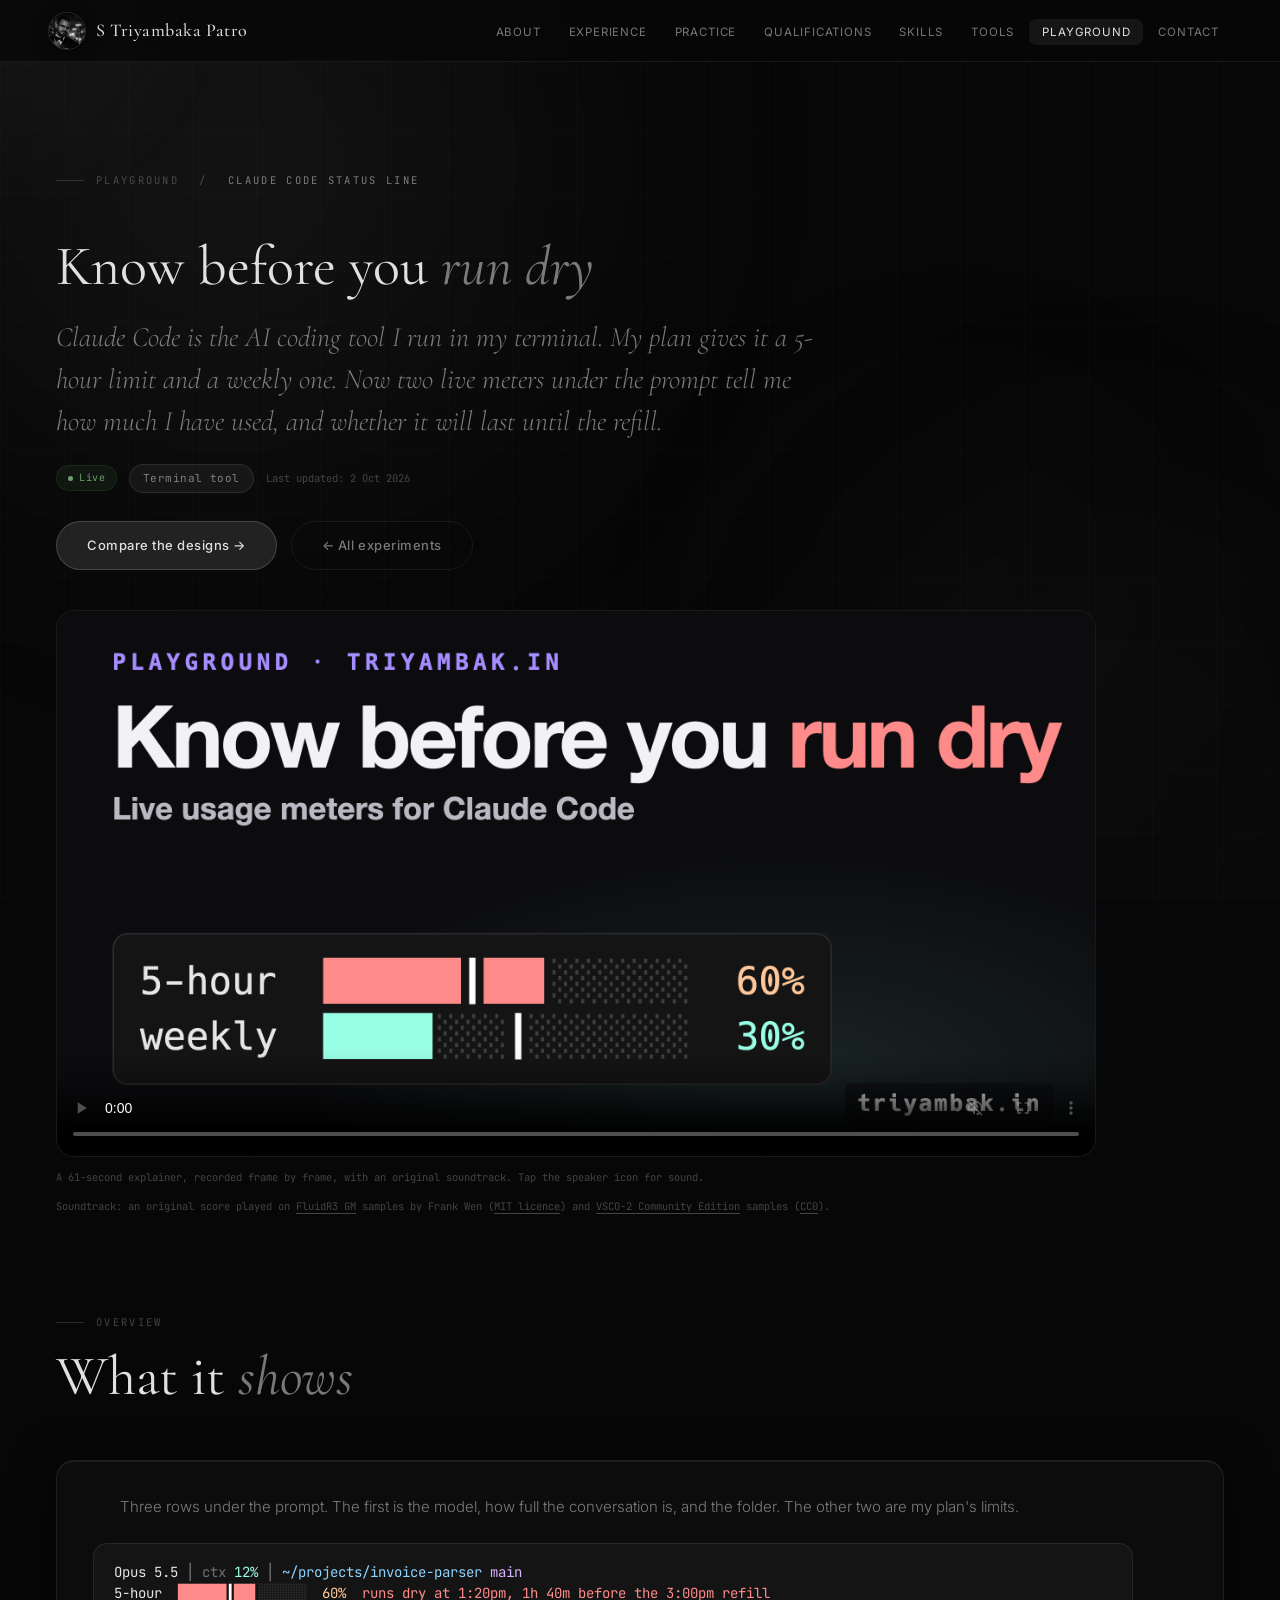
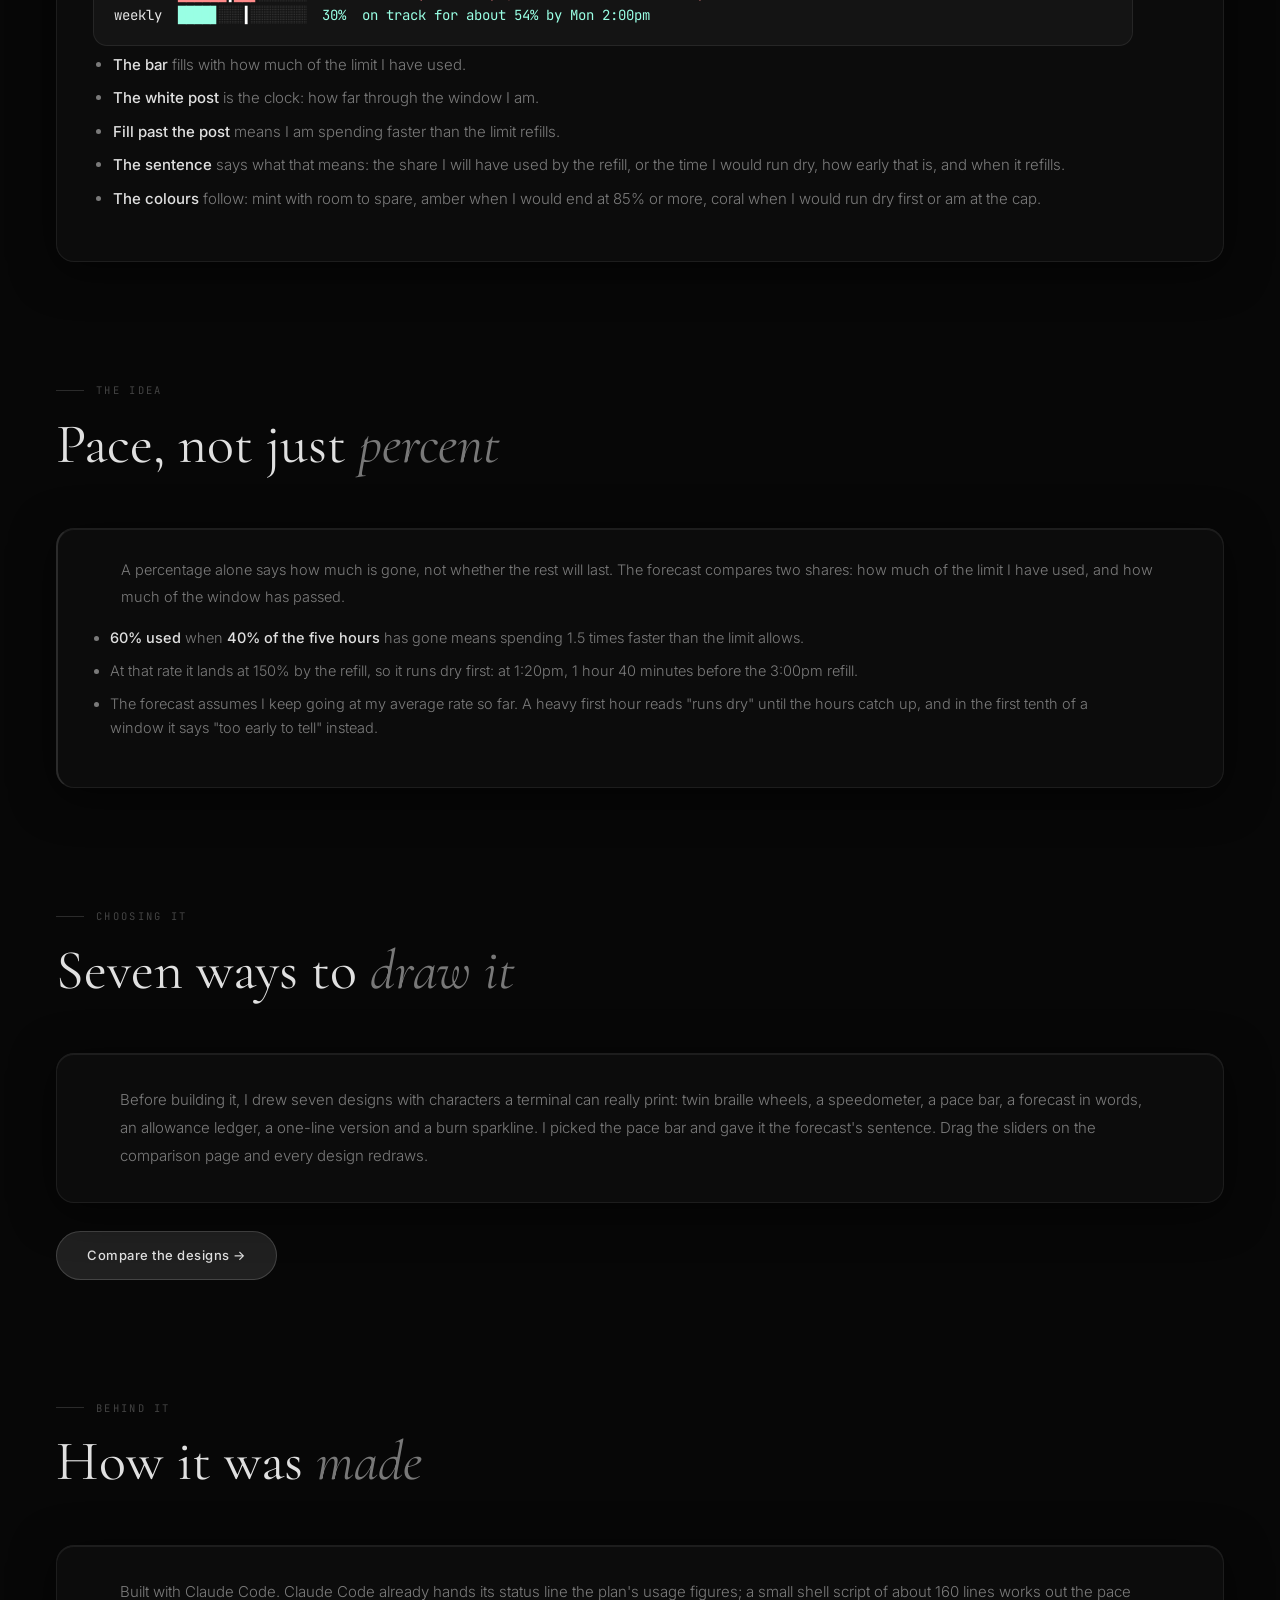
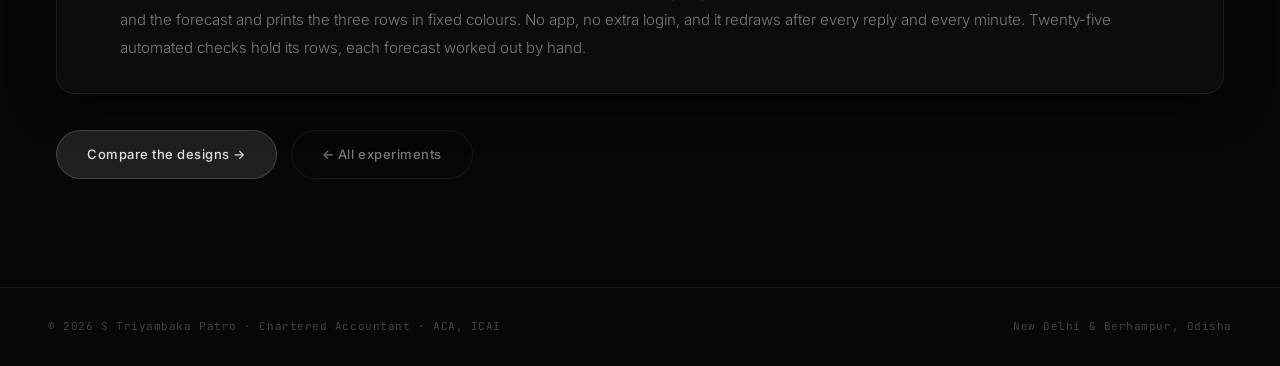
<file: playground/claude-statusline/index.html>
<!DOCTYPE html>
<html lang="en">
<head>
  <meta charset="UTF-8">
  <meta name="viewport" content="width=device-width, initial-scale=1.0">
  <meta name="description" content="Two live meters under the Claude Code prompt: how much of my plan I have used, and whether it will last until the refill.">
  <title>Claude Code Status Line · Playground · S Triyambaka Patro</title>
  <link rel="canonical" href="https://triyambak.in/playground/claude-statusline/">
  <meta property="og:type" content="website">
  <meta property="og:site_name" content="S Triyambaka Patro">
  <meta property="og:title" content="Know before you run dry">
  <meta property="og:description" content="Two live meters under the Claude Code prompt: how much of my plan I have used, and whether it will last until the refill.">
  <meta property="og:url" content="https://triyambak.in/playground/claude-statusline/">
  <meta property="og:image" content="https://triyambak.in/playground/claude-statusline/og.png?v=1">
  <meta property="og:image:width" content="2400">
  <meta property="og:image:height" content="1260">
  <meta property="og:image:alt" content="A terminal status line with two usage meters: a 5-hour bar at 60% running past a white clock post, and a weekly bar at 30%.">
  <meta name="twitter:card" content="summary_large_image">
  <meta name="twitter:creator" content="@Triyambak_CA">
  <link rel="preconnect" href="https://fonts.googleapis.com">
  <link rel="preconnect" href="https://fonts.gstatic.com" crossorigin>
  <link href="https://fonts.googleapis.com/css2?family=Cormorant+Garamond:ital,wght@0,300;0,400;0,500;0,600;1,300;1,400;1,500&family=Inter:wght@300;400;500;600&family=JetBrains+Mono:wght@300;400&display=swap" rel="stylesheet">
  <link rel="stylesheet" href="/assets/site.css">
  <style>
    /* The status line as the terminal draws it, in its own exact colours. */
    .sl{background:#141414;border:1px solid rgba(255,255,255,.08);border-radius:14px;padding:18px 20px;margin:22px 0 6px;
        overflow-x:auto;font:400 14px/1.55 "JetBrains Mono",ui-monospace,Menlo,monospace;color:#E6E6E6;white-space:pre}
    .sl .d{color:#707070}.sl .k{color:#3E3E3E}.sl .g{color:#99FFE4}.sl .y{color:#FFC799}.sl .r{color:#FF8A8A}
    .sl .c{color:#8FD3FF}.sl .m{color:#D9B3FF}.sl .w{color:#FFFFFF;font-weight:600}
    .pg-caption a{text-decoration:underline;text-underline-offset:3px}
  </style>
</head>
<body class="tools-page">

  <!-- ════════════════ BACKGROUND ════════════════ -->
  <div class="bg-layer" aria-hidden="true">
    <div class="orb orb-1"></div>
    <div class="orb orb-2"></div>
    <div class="orb orb-3"></div>
    <div class="grid-lines"></div>
  </div>
  <div id="cursor-glow" aria-hidden="true"></div>

  <!-- ════════════════ NAV ════════════════ -->
  <nav id="navbar">
    <a href="/" class="nav-logo" aria-label="S Triyambaka Patro - Home">
      <span class="logo-badge">
        <img src="/Photos/ChatGPT Image Dec 16, 2025, 09_36_41 PM.png" alt="S Triyambaka Patro">
      </span>
      S Triyambaka Patro
    </a>
    <ul class="nav-links" id="navLinks">
      <li><a href="/#about">About</a></li>
      <li><a href="/#experience">Experience</a></li>
      <li><a href="/#practice">Practice</a></li>
      <li><a href="/#qualifications">Qualifications</a></li>
      <li><a href="/#skills">Skills</a></li>
      <li><a href="/tools/">Tools</a></li>
      <li><a href="/playground/" class="active">Playground</a></li>
      <li><a href="/#contact">Contact</a></li>
    </ul>
    <button class="nav-hamburger" id="hamburger" aria-label="Open menu">
      <span></span><span></span><span></span>
    </button>
  </nav>

  <!-- Mobile Menu -->
  <div class="mobile-menu" id="mobileMenu">
    <button class="mobile-menu-close" id="closeMenu" aria-label="Close menu">✕</button>
    <a href="/#about" class="mm-link">About</a>
    <a href="/#experience" class="mm-link">Experience</a>
    <a href="/#practice" class="mm-link">Practice</a>
    <a href="/#qualifications" class="mm-link">Qualifications</a>
    <a href="/#skills" class="mm-link">Skills</a>
    <a href="/tools/" class="mm-link">Tools</a>
    <a href="/playground/" class="mm-link">Playground</a>
    <a href="/#contact" class="mm-link">Contact</a>
  </div>

  <main>

    <!-- Breadcrumb -->
    <div class="container" style="padding-top: 110px;">
      <p class="eyebrow"><a href="/playground/" style="color:inherit">Playground</a> &nbsp;/&nbsp; <span style="color:var(--t2)">Claude Code Status Line</span></p>
    </div>

    <!-- ════════════════ HERO ════════════════ -->
    <section id="pg-hero" style="padding-top: 32px; padding-bottom: 40px;">
      <div class="container">
        <h1 class="sec-title" style="margin-bottom: 18px;">Know before you <em>run dry</em></h1>
        <p class="tool-tagline">Claude Code is the AI coding tool I run in my terminal. My plan gives it a 5-hour limit and a weekly one. Now two live meters under the prompt tell me how much I have used, and whether it will last until the refill.</p>
        <div class="tool-meta-row">
          <span class="status-badge s-completed"><span class="status-dot"></span>Live</span>
          <span class="tag">Terminal tool</span>
          <span class="cc-meta">Last updated: 2 Oct 2026</span>
        </div>
        <div class="hero-actions" style="margin-top: 28px; opacity: 1; animation: none;">
          <a href="designs.html" class="btn btn-primary">Compare the designs →</a>
          <a href="/playground/" class="btn btn-ghost">← All experiments</a>
        </div>

        <div class="pg-media" style="margin-top: 40px;">
          <video id="tourVideo" src="tour.mp4?v=1" poster="og.png?v=1" autoplay muted loop playsinline controls preload="metadata"
                 aria-label="An explainer of the status line: the old one-line status line, then the new rows, the bar and the white clock post, the bar overtaking the post as the sentence turns to 'runs dry', a time-lapse of a whole 5-hour window, the weekly row, and how it works."></video>
        </div>
        <p class="pg-caption">A 61-second explainer, recorded frame by frame, with an original soundtrack. Tap the speaker icon for sound.</p>
        <p class="pg-caption">Soundtrack: an original score played on <a href="https://archive.org/details/fluidr3-gm-gs" target="_blank" rel="noopener">FluidR3 GM</a> samples by Frank Wen (<a href="https://opensource.org/license/mit" target="_blank" rel="noopener">MIT licence</a>) and <a href="https://github.com/sgossner/VSCO-2-CE" target="_blank" rel="noopener">VSCO-2 Community Edition</a> samples (<a href="https://creativecommons.org/publicdomain/zero/1.0/" target="_blank" rel="noopener">CC0</a>).</p>
      </div>
    </section>

    <!-- ════════════════ WHAT IT SHOWS ════════════════ -->
    <section id="what-it-shows" style="padding: 60px 0;">
      <div class="container">
        <p class="eyebrow">Overview</p>
        <h2 class="sec-title">What it <em>shows</em></h2>
        <div class="glass-flat tool-prose">
          <p>Three rows under the prompt. The first is the model, how full the conversation is, and the folder. The other two are my plan's limits.</p>
<div class="sl" role="img" aria-label="Three status rows: the model, context and folder; the 5-hour limit at 60%, running dry at 1:20pm, 1 hour 40 minutes before the 3:00pm refill; the weekly limit at 30%, on track for about 54% by Monday 2:00pm."><span>Opus 5.5</span><span class="d"> │ ctx </span><span class="g">12%</span><span class="d"> │ </span><span class="c">~/projects/invoice-parser</span> <span class="m">main</span>
<span>5-hour  </span><span class="r">██████</span><span class="w">┃</span><span class="r">██▋</span><span class="k">░░░░░░</span><span class="y">  60%</span>  <span class="r">runs dry at 1:20pm, 1h 40m before the 3:00pm refill</span>
<span>weekly  </span><span class="g">████▊</span><span class="k">░░░</span><span class="w">┃</span><span class="k">░░░░░░░</span><span class="g">  30%</span>  <span class="g">on track for about 54% by Mon 2:00pm</span></div>
          <ul>
            <li><strong>The bar</strong> fills with how much of the limit I have used.</li>
            <li><strong>The white post</strong> is the clock: how far through the window I am.</li>
            <li><strong>Fill past the post</strong> means I am spending faster than the limit refills.</li>
            <li><strong>The sentence</strong> says what that means: the share I will have used by the refill, or the time I would run dry, how early that is, and when it refills.</li>
            <li><strong>The colours</strong> follow: mint with room to spare, amber when I would end at 85% or more, coral when I would run dry first or am at the cap.</li>
          </ul>
        </div>
      </div>
    </section>

    <!-- ════════════════ WHY PACE ════════════════ -->
    <section id="why-pace" style="padding: 60px 0;">
      <div class="container">
        <p class="eyebrow">The idea</p>
        <h2 class="sec-title">Pace, not just <em>percent</em></h2>
        <div class="callout tool-prose">
          <p>A percentage alone says how much is gone, not whether the rest will last. The forecast compares two shares: how much of the limit I have used, and how much of the window has passed.</p>
          <ul>
            <li><strong>60% used</strong> when <strong>40% of the five hours</strong> has gone means spending 1.5 times faster than the limit allows.</li>
            <li>At that rate it lands at 150% by the refill, so it runs dry first: at 1:20pm, 1 hour 40 minutes before the 3:00pm refill.</li>
            <li>The forecast assumes I keep going at my average rate so far. A heavy first hour reads "runs dry" until the hours catch up, and in the first tenth of a window it says "too early to tell" instead.</li>
          </ul>
        </div>
      </div>
    </section>

    <!-- ════════════════ THE DESIGNS ════════════════ -->
    <section id="designs" style="padding: 60px 0;">
      <div class="container">
        <p class="eyebrow">Choosing it</p>
        <h2 class="sec-title">Seven ways to <em>draw it</em></h2>
        <div class="glass-flat tool-prose">
          <p>Before building it, I drew seven designs with characters a terminal can really print: twin braille wheels, a speedometer, a pace bar, a forecast in words, an allowance ledger, a one-line version and a burn sparkline. I picked the pace bar and gave it the forecast's sentence. Drag the sliders on the comparison page and every design redraws.</p>
        </div>
        <div class="hero-actions" style="margin-top: 28px; opacity: 1; animation: none;">
          <a href="designs.html" class="btn btn-primary">Compare the designs →</a>
        </div>
      </div>
    </section>

    <!-- ════════════════ HOW IT WAS MADE ════════════════ -->
    <section id="how-it-was-made" style="padding: 60px 0 108px;">
      <div class="container">
        <p class="eyebrow">Behind it</p>
        <h2 class="sec-title">How it was <em>made</em></h2>
        <div class="glass-flat tool-prose">
          <p>Built with Claude Code. Claude Code already hands its status line the plan's usage figures; a small shell script of about 160 lines works out the pace and the forecast and prints the three rows in fixed colours. No app, no extra login, and it redraws after every reply and every minute. Twenty-five automated checks hold its rows, each forecast worked out by hand.</p>
        </div>
        <div class="hero-actions" style="margin-top: 36px; opacity: 1; animation: none;">
          <a href="designs.html" class="btn btn-primary">Compare the designs →</a>
          <a href="/playground/" class="btn btn-ghost">← All experiments</a>
        </div>
      </div>
    </section>

  </main>

  <footer>
    <p class="footer-text">© 2026 S Triyambaka Patro · Chartered Accountant · ACA, ICAI</p>
    <p class="footer-text">New Delhi &amp; Berhampur, Odisha</p>
  </footer>

  <script>
    /* ── Cursor glow ── */
    const glow = document.getElementById('cursor-glow');
    document.addEventListener('mousemove', e => {
      glow.style.left = e.clientX + 'px';
      glow.style.top  = e.clientY + 'px';
    });

    /* ── Mobile menu ── */
    const hamburger  = document.getElementById('hamburger');
    const mobileMenu = document.getElementById('mobileMenu');
    const closeMenu  = document.getElementById('closeMenu');
    hamburger.addEventListener('click', () => mobileMenu.classList.add('open'));
    closeMenu.addEventListener('click', () => mobileMenu.classList.remove('open'));
    document.querySelectorAll('.mm-link').forEach(a => {
      a.addEventListener('click', () => mobileMenu.classList.remove('open'));
    });

    /* ── Respect reduced motion: no autoplaying video ── */
    try {
      if (matchMedia('(prefers-reduced-motion: reduce)').matches) {
        const v = document.getElementById('tourVideo');
        v.removeAttribute('autoplay'); v.pause();
      }
    } catch (e) {}
  </script>
</body>
</html>
</file>
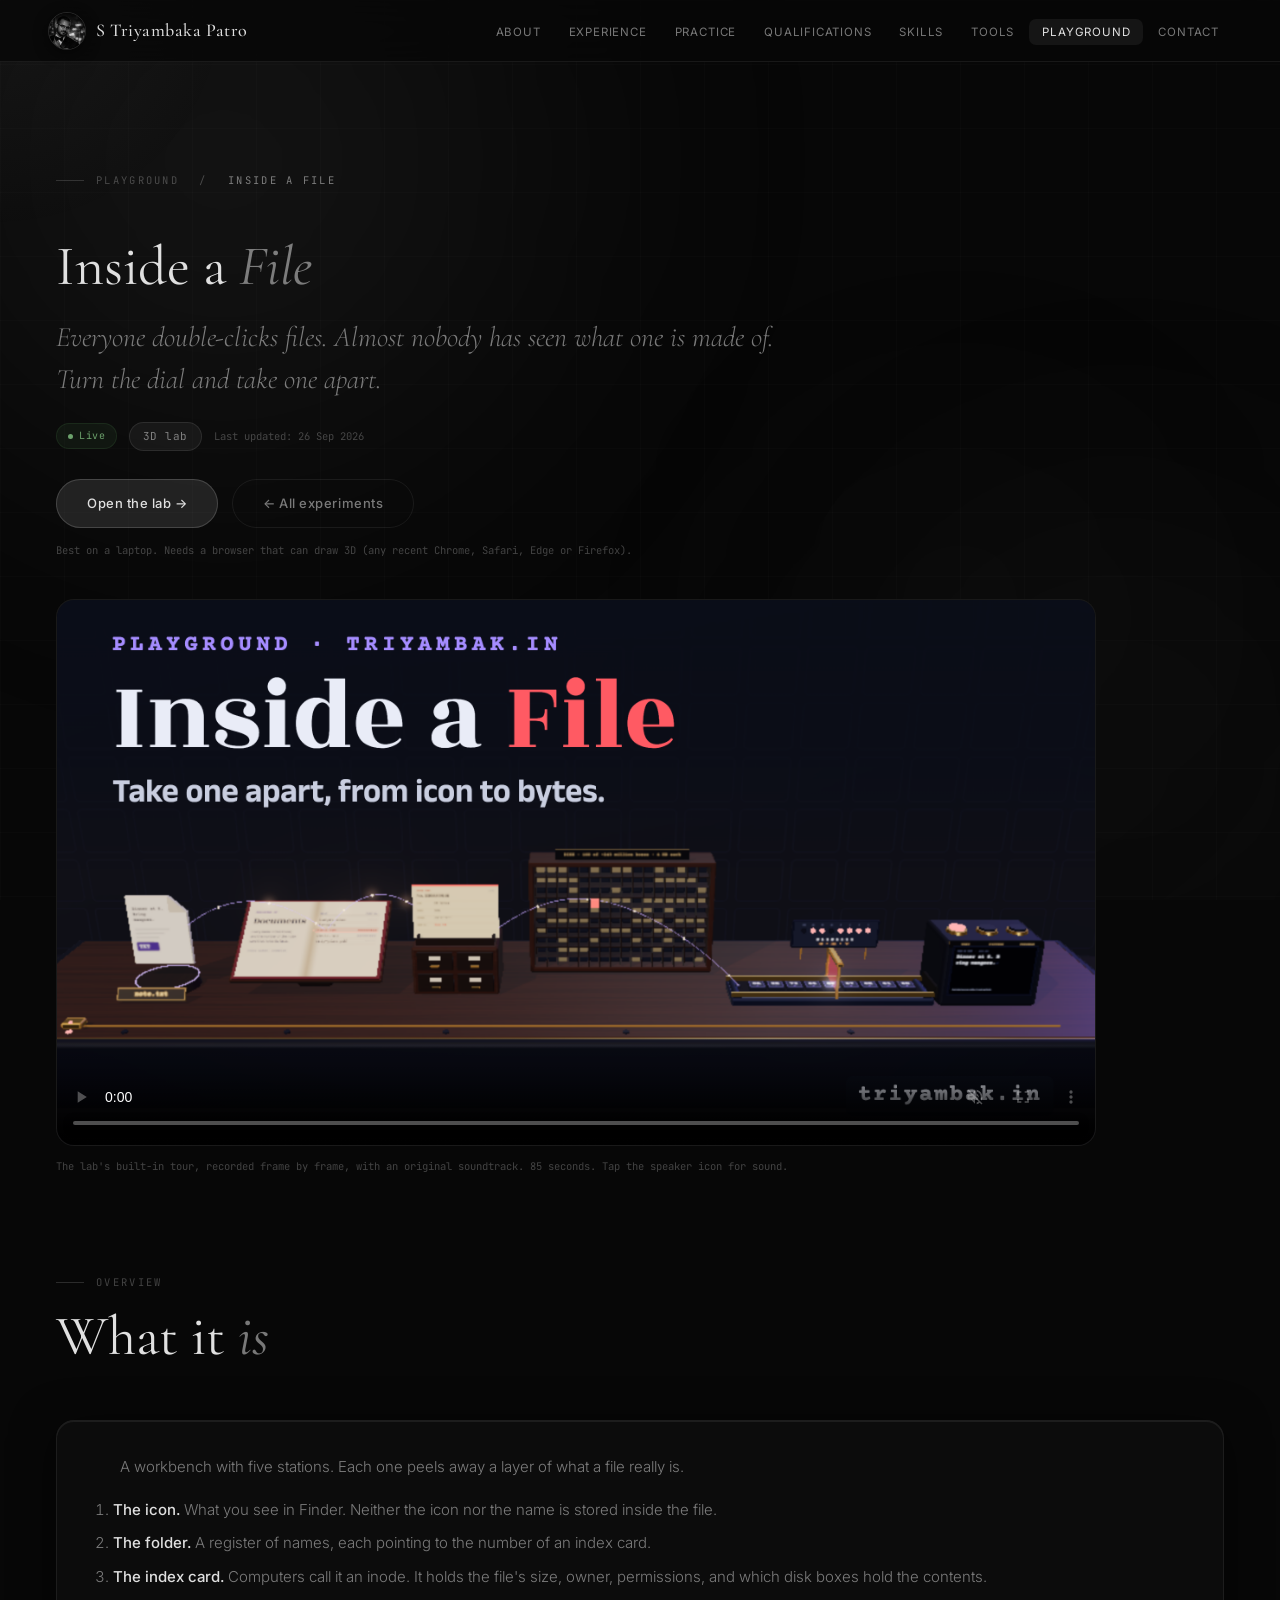
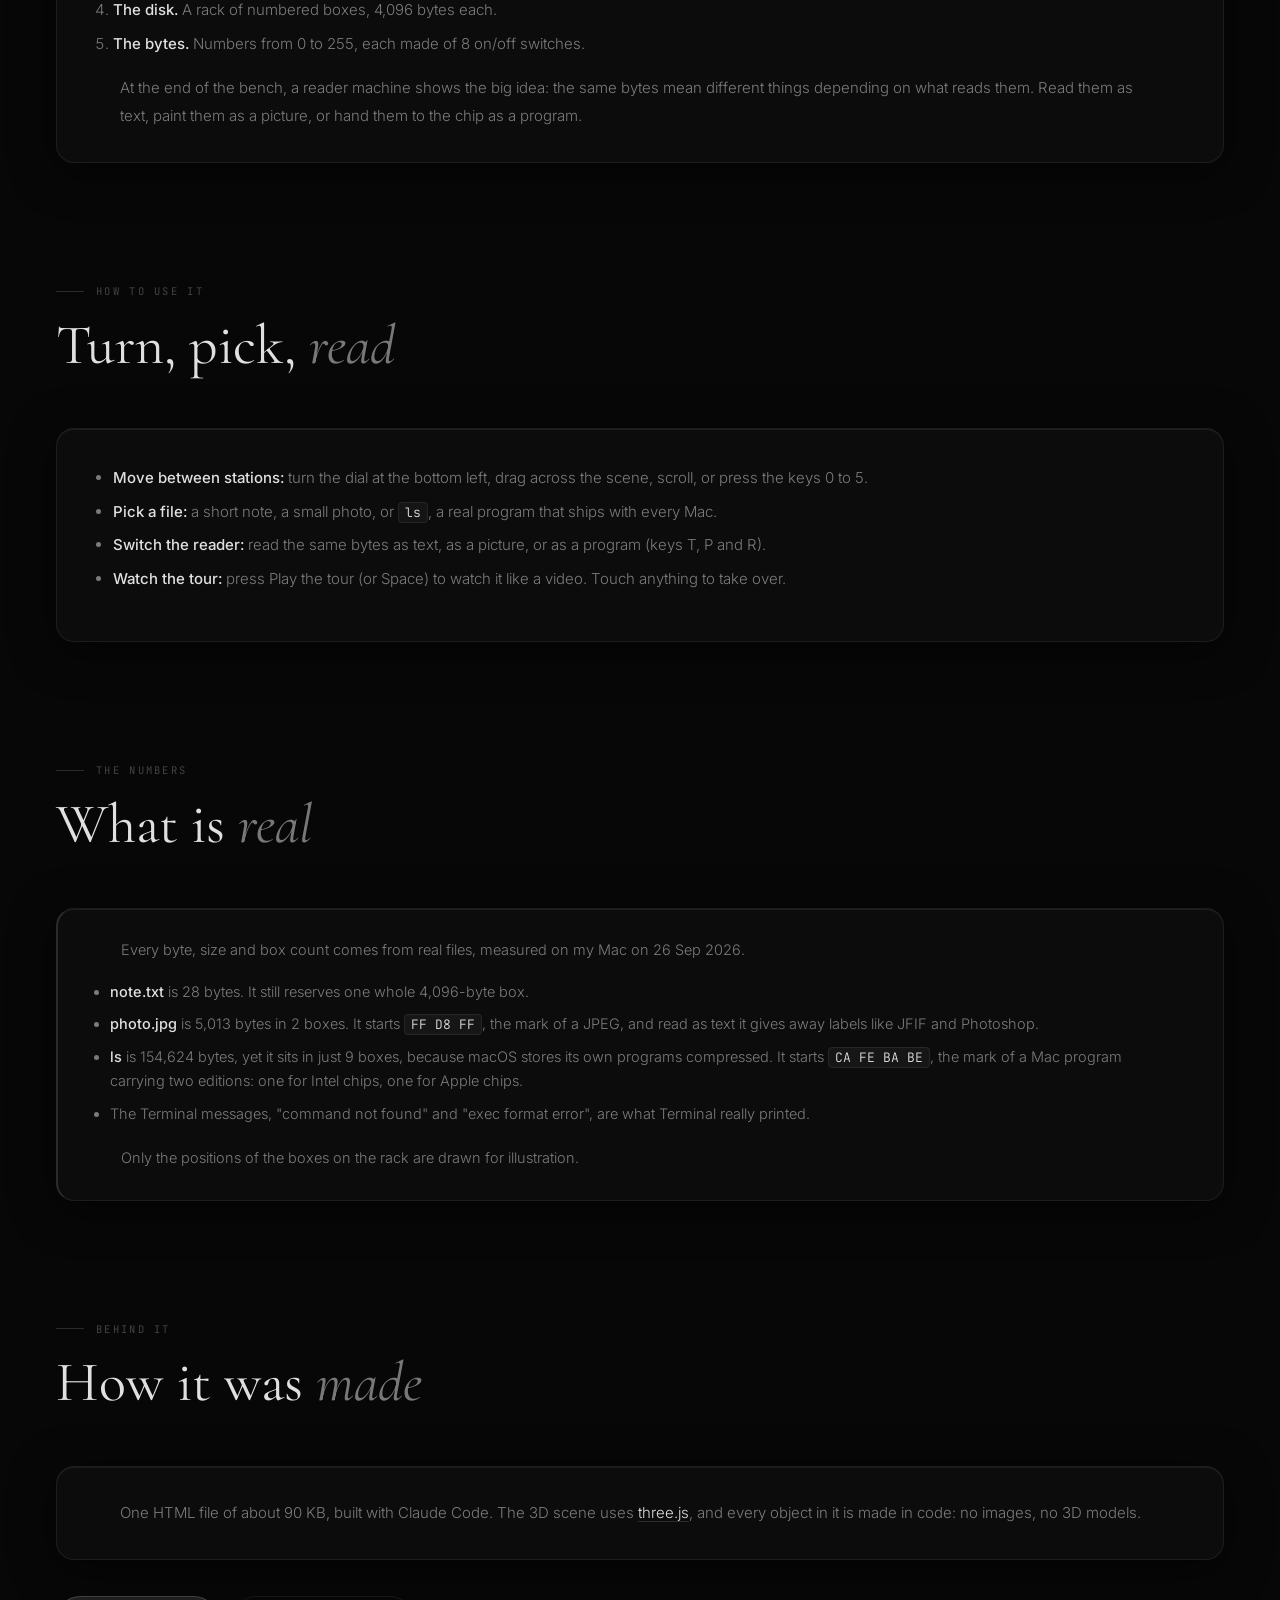
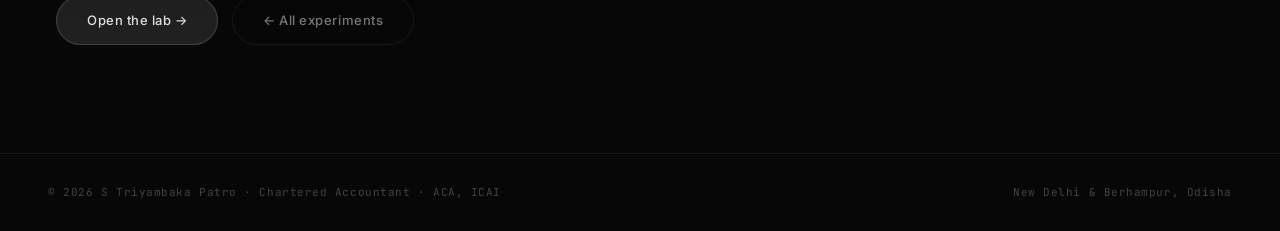
<file: playground/inside-a-file/index.html>
<!DOCTYPE html>
<html lang="en">
<head>
  <meta charset="UTF-8">
  <meta name="viewport" content="width=device-width, initial-scale=1.0">
  <meta name="description" content="A hands-on 3D lab: turn the dial and take a file apart, from the icon you click down to the bytes on the disk.">
  <title>Inside a File · Playground · S Triyambaka Patro</title>
  <link rel="canonical" href="https://triyambak.in/playground/inside-a-file/">
  <meta property="og:type" content="website">
  <meta property="og:site_name" content="S Triyambaka Patro">
  <meta property="og:title" content="Inside a File">
  <meta property="og:description" content="A hands-on 3D lab: turn the dial and take a file apart, from the icon you click down to the bytes on the disk.">
  <meta property="og:url" content="https://triyambak.in/playground/inside-a-file/">
  <meta property="og:image" content="https://triyambak.in/playground/inside-a-file/og.png?v=2">
  <meta property="og:image:width" content="2400">
  <meta property="og:image:height" content="1260">
  <meta property="og:image:alt" content="A 3D workbench taking a file apart: file icon, folder register, index card, a rack of disk boxes, bytes on a conveyor and a reader machine.">
  <meta name="twitter:card" content="summary_large_image">
  <meta name="twitter:creator" content="@Triyambak_CA">
  <link rel="preconnect" href="https://fonts.googleapis.com">
  <link rel="preconnect" href="https://fonts.gstatic.com" crossorigin>
  <link href="https://fonts.googleapis.com/css2?family=Cormorant+Garamond:ital,wght@0,300;0,400;0,500;0,600;1,300;1,400;1,500&family=Inter:wght@300;400;500;600&family=JetBrains+Mono:wght@300;400&display=swap" rel="stylesheet">
  <link rel="stylesheet" href="/assets/site.css">
</head>
<body class="tools-page">

  <!-- ════════════════ BACKGROUND ════════════════ -->
  <div class="bg-layer" aria-hidden="true">
    <div class="orb orb-1"></div>
    <div class="orb orb-2"></div>
    <div class="orb orb-3"></div>
    <div class="grid-lines"></div>
  </div>
  <div id="cursor-glow" aria-hidden="true"></div>

  <!-- ════════════════ NAV ════════════════ -->
  <nav id="navbar">
    <a href="/" class="nav-logo" aria-label="S Triyambaka Patro - Home">
      <span class="logo-badge">
        <img src="/Photos/ChatGPT Image Dec 16, 2025, 09_36_41 PM.png" alt="S Triyambaka Patro">
      </span>
      S Triyambaka Patro
    </a>
    <ul class="nav-links" id="navLinks">
      <li><a href="/#about">About</a></li>
      <li><a href="/#experience">Experience</a></li>
      <li><a href="/#practice">Practice</a></li>
      <li><a href="/#qualifications">Qualifications</a></li>
      <li><a href="/#skills">Skills</a></li>
      <li><a href="/tools/">Tools</a></li>
      <li><a href="/playground/" class="active">Playground</a></li>
      <li><a href="/#contact">Contact</a></li>
    </ul>
    <button class="nav-hamburger" id="hamburger" aria-label="Open menu">
      <span></span><span></span><span></span>
    </button>
  </nav>

  <!-- Mobile Menu -->
  <div class="mobile-menu" id="mobileMenu">
    <button class="mobile-menu-close" id="closeMenu" aria-label="Close menu">✕</button>
    <a href="/#about" class="mm-link">About</a>
    <a href="/#experience" class="mm-link">Experience</a>
    <a href="/#practice" class="mm-link">Practice</a>
    <a href="/#qualifications" class="mm-link">Qualifications</a>
    <a href="/#skills" class="mm-link">Skills</a>
    <a href="/tools/" class="mm-link">Tools</a>
    <a href="/playground/" class="mm-link">Playground</a>
    <a href="/#contact" class="mm-link">Contact</a>
  </div>

  <main>

    <!-- Breadcrumb -->
    <div class="container" style="padding-top: 110px;">
      <p class="eyebrow"><a href="/playground/" style="color:inherit">Playground</a> &nbsp;/&nbsp; <span style="color:var(--t2)">Inside a File</span></p>
    </div>

    <!-- ════════════════ HERO ════════════════ -->
    <section id="pg-hero" style="padding-top: 32px; padding-bottom: 40px;">
      <div class="container">
        <h1 class="sec-title" style="margin-bottom: 18px;">Inside a <em>File</em></h1>
        <p class="tool-tagline">Everyone double-clicks files. Almost nobody has seen what one is made of. Turn the dial and take one apart.</p>
        <div class="tool-meta-row">
          <span class="status-badge s-completed"><span class="status-dot"></span>Live</span>
          <span class="tag">3D lab</span>
          <span class="cc-meta">Last updated: 26 Sep 2026</span>
        </div>
        <div class="hero-actions" style="margin-top: 28px; opacity: 1; animation: none;">
          <a href="lab.html" class="btn btn-primary">Open the lab →</a>
          <a href="/playground/" class="btn btn-ghost">← All experiments</a>
        </div>
        <p class="cc-meta" style="margin-top: 14px;">Best on a laptop. Needs a browser that can draw 3D (any recent Chrome, Safari, Edge or Firefox).</p>

        <div class="pg-media" style="margin-top: 40px;">
          <video id="tourVideo" src="tour.mp4?v=2" poster="og.png?v=2" autoplay muted loop playsinline controls preload="metadata"
                 aria-label="The lab's built-in tour: the camera moves from the file icon to the folder register, the index card, the disk boxes, and the bytes, then reads them as text, a picture and a program."></video>
        </div>
        <p class="pg-caption">The lab's built-in tour, recorded frame by frame, with an original soundtrack. 85 seconds. Tap the speaker icon for sound.</p>
      </div>
    </section>

    <!-- ════════════════ WHAT IT IS ════════════════ -->
    <section id="what-it-is" style="padding: 60px 0;">
      <div class="container">
        <p class="eyebrow">Overview</p>
        <h2 class="sec-title">What it <em>is</em></h2>
        <div class="glass-flat tool-prose">
          <p>A workbench with five stations. Each one peels away a layer of what a file really is.</p>
          <ol>
            <li><strong>The icon.</strong> What you see in Finder. Neither the icon nor the name is stored inside the file.</li>
            <li><strong>The folder.</strong> A register of names, each pointing to the number of an index card.</li>
            <li><strong>The index card.</strong> Computers call it an inode. It holds the file's size, owner, permissions, and which disk boxes hold the contents.</li>
            <li><strong>The disk.</strong> A rack of numbered boxes, 4,096 bytes each.</li>
            <li><strong>The bytes.</strong> Numbers from 0 to 255, each made of 8 on/off switches.</li>
          </ol>
          <p>At the end of the bench, a reader machine shows the big idea: the same bytes mean different things depending on what reads them. Read them as text, paint them as a picture, or hand them to the chip as a program.</p>
        </div>
      </div>
    </section>

    <!-- ════════════════ HOW TO USE IT ════════════════ -->
    <section id="how-to-use" style="padding: 60px 0;">
      <div class="container">
        <p class="eyebrow">How to use it</p>
        <h2 class="sec-title">Turn, pick, <em>read</em></h2>
        <div class="glass-flat tool-prose">
          <ul>
            <li><strong>Move between stations:</strong> turn the dial at the bottom left, drag across the scene, scroll, or press the keys 0 to 5.</li>
            <li><strong>Pick a file:</strong> a short note, a small photo, or <code>ls</code>, a real program that ships with every Mac.</li>
            <li><strong>Switch the reader:</strong> read the same bytes as text, as a picture, or as a program (keys T, P and R).</li>
            <li><strong>Watch the tour:</strong> press Play the tour (or Space) to watch it like a video. Touch anything to take over.</li>
          </ul>
        </div>
      </div>
    </section>

    <!-- ════════════════ WHAT IS REAL ════════════════ -->
    <section id="what-is-real" style="padding: 60px 0;">
      <div class="container">
        <p class="eyebrow">The numbers</p>
        <h2 class="sec-title">What is <em>real</em></h2>
        <div class="callout tool-prose">
          <p>Every byte, size and box count comes from real files, measured on my Mac on 26 Sep 2026.</p>
          <ul>
            <li><strong>note.txt</strong> is 28 bytes. It still reserves one whole 4,096-byte box.</li>
            <li><strong>photo.jpg</strong> is 5,013 bytes in 2 boxes. It starts <code>FF D8 FF</code>, the mark of a JPEG, and read as text it gives away labels like JFIF and Photoshop.</li>
            <li><strong>ls</strong> is 154,624 bytes, yet it sits in just 9 boxes, because macOS stores its own programs compressed. It starts <code>CA FE BA BE</code>, the mark of a Mac program carrying two editions: one for Intel chips, one for Apple chips.</li>
            <li>The Terminal messages, "command not found" and "exec format error", are what Terminal really printed.</li>
          </ul>
          <p>Only the positions of the boxes on the rack are drawn for illustration.</p>
        </div>
      </div>
    </section>

    <!-- ════════════════ HOW IT WAS MADE ════════════════ -->
    <section id="how-it-was-made" style="padding: 60px 0 108px;">
      <div class="container">
        <p class="eyebrow">Behind it</p>
        <h2 class="sec-title">How it was <em>made</em></h2>
        <div class="glass-flat tool-prose">
          <p>One HTML file of about 90 KB, built with Claude Code. The 3D scene uses <a href="https://threejs.org" target="_blank" rel="noopener">three.js</a>, and every object in it is made in code: no images, no 3D models.</p>
        </div>
        <div class="hero-actions" style="margin-top: 36px; opacity: 1; animation: none;">
          <a href="lab.html" class="btn btn-primary">Open the lab →</a>
          <a href="/playground/" class="btn btn-ghost">← All experiments</a>
        </div>
      </div>
    </section>

  </main>

  <footer>
    <p class="footer-text">© 2026 S Triyambaka Patro · Chartered Accountant · ACA, ICAI</p>
    <p class="footer-text">New Delhi &amp; Berhampur, Odisha</p>
  </footer>

  <script>
    /* ── Cursor glow ── */
    const glow = document.getElementById('cursor-glow');
    document.addEventListener('mousemove', e => {
      glow.style.left = e.clientX + 'px';
      glow.style.top  = e.clientY + 'px';
    });

    /* ── Mobile menu ── */
    const hamburger  = document.getElementById('hamburger');
    const mobileMenu = document.getElementById('mobileMenu');
    const closeMenu  = document.getElementById('closeMenu');
    hamburger.addEventListener('click', () => mobileMenu.classList.add('open'));
    closeMenu.addEventListener('click', () => mobileMenu.classList.remove('open'));
    document.querySelectorAll('.mm-link').forEach(a => {
      a.addEventListener('click', () => mobileMenu.classList.remove('open'));
    });

    /* ── Scroll reveal ── */
    const revealObserver = new IntersectionObserver(entries => {
      entries.forEach(e => { if (e.isIntersecting) { e.target.classList.add('visible'); } });
    }, { threshold: 0.08, rootMargin: '0px 0px -36px 0px' });
    document.querySelectorAll('.reveal').forEach(el => revealObserver.observe(el));

    /* ── Respect reduced motion: no autoplaying video ── */
    try {
      if (matchMedia('(prefers-reduced-motion: reduce)').matches) {
        const v = document.getElementById('tourVideo');
        v.removeAttribute('autoplay'); v.pause();
      }
    } catch (e) {}
  </script>
</body>
</html>
</file>
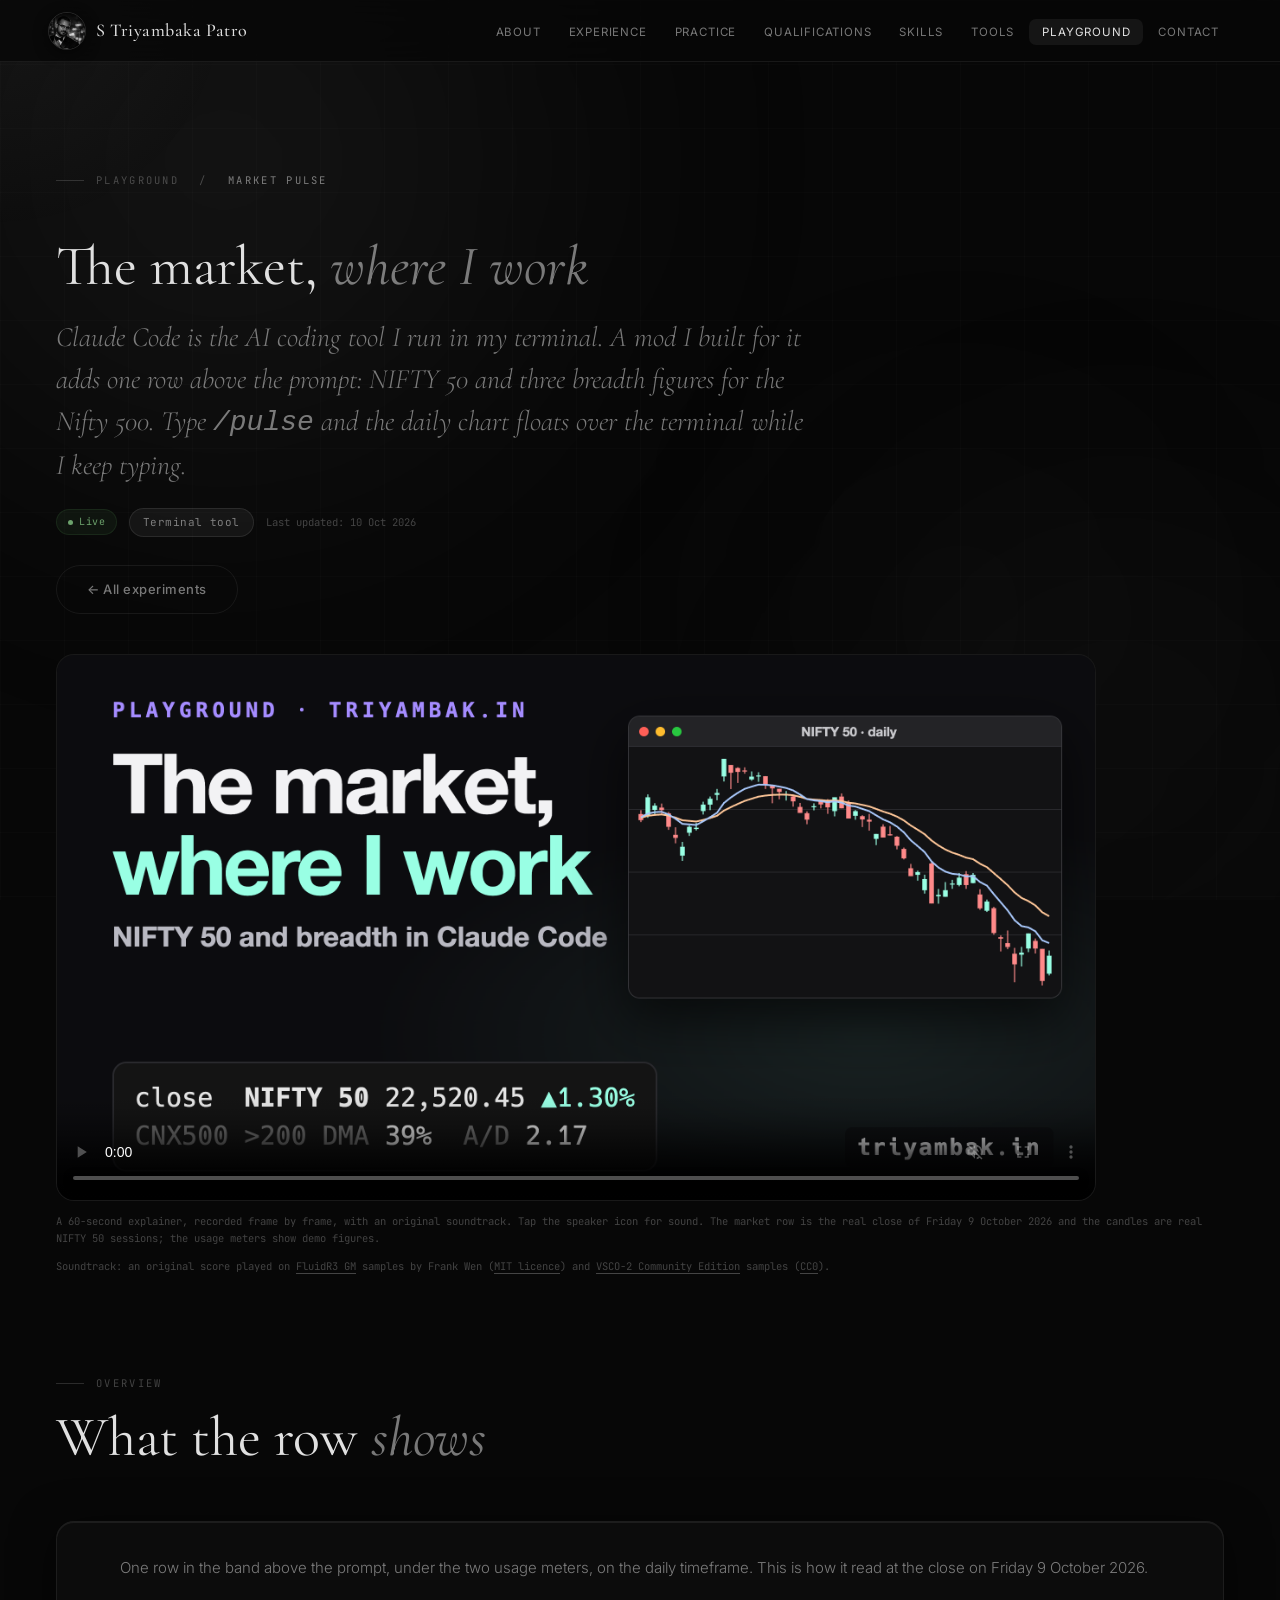
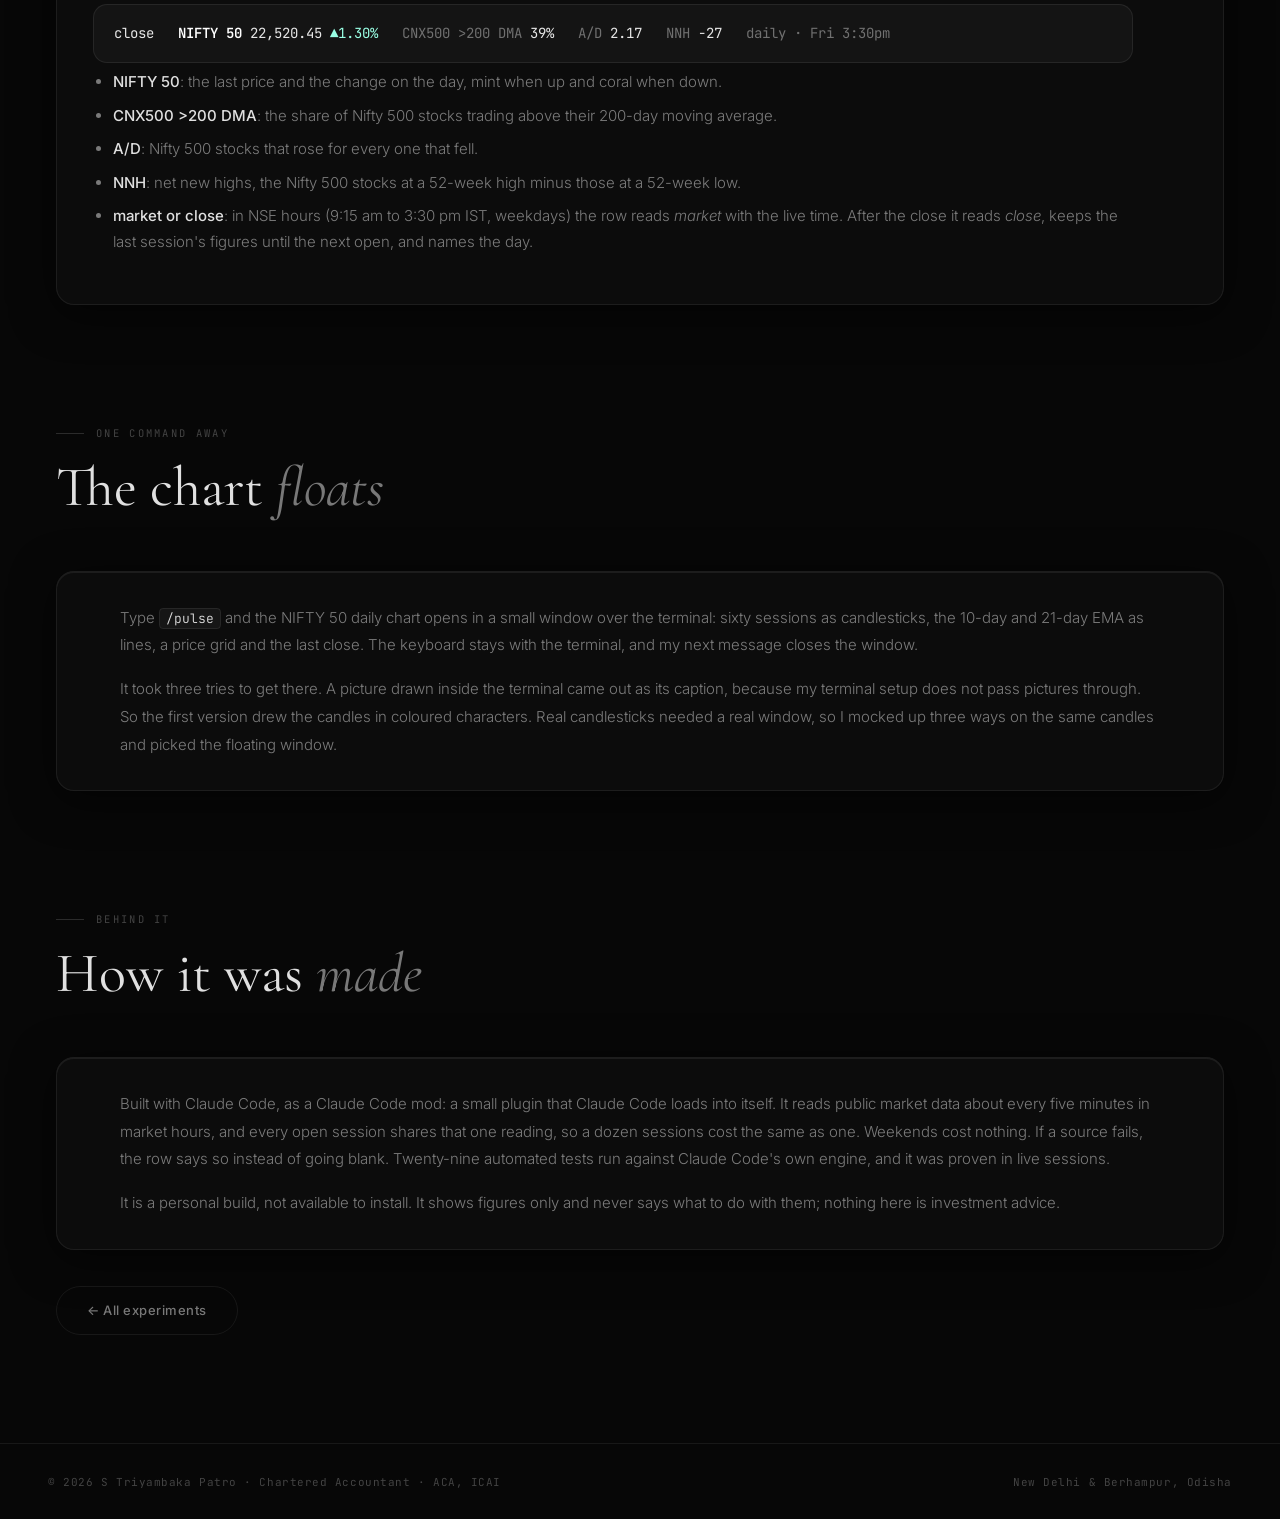
<file: playground/market-pulse/index.html>
<!DOCTYPE html>
<html lang="en">
<head>
  <meta charset="UTF-8">
  <meta name="viewport" content="width=device-width, initial-scale=1.0">
  <meta name="description" content="NIFTY 50 and Nifty 500 breadth in one row above the Claude Code prompt, and the daily chart one command away.">
  <title>Market Pulse · Playground · S Triyambaka Patro</title>
  <link rel="canonical" href="https://triyambak.in/playground/market-pulse/">
  <meta property="og:type" content="website">
  <meta property="og:site_name" content="S Triyambaka Patro">
  <meta property="og:title" content="The market, where I work">
  <meta property="og:description" content="NIFTY 50 and Nifty 500 breadth in one row above the Claude Code prompt, and the daily chart one command away.">
  <meta property="og:url" content="https://triyambak.in/playground/market-pulse/">
  <meta property="og:image" content="https://triyambak.in/playground/market-pulse/og.png?v=1">
  <meta property="og:image:width" content="2400">
  <meta property="og:image:height" content="1260">
  <meta property="og:image:alt" content="The title 'The market, where I work' beside a small window with the NIFTY 50 daily candlestick chart and two EMA lines, over a terminal row showing NIFTY 50 at 22,520.45, up 1.30%.">
  <meta name="twitter:card" content="summary_large_image">
  <meta name="twitter:creator" content="@Triyambak_CA">
  <link rel="preconnect" href="https://fonts.googleapis.com">
  <link rel="preconnect" href="https://fonts.gstatic.com" crossorigin>
  <link href="https://fonts.googleapis.com/css2?family=Cormorant+Garamond:ital,wght@0,300;0,400;0,500;0,600;1,300;1,400;1,500&family=Inter:wght@300;400;500;600&family=JetBrains+Mono:wght@300;400&display=swap" rel="stylesheet">
  <link rel="stylesheet" href="/assets/site.css">
  <style>
    /* The row as the terminal draws it, in the mod's exact colours. */
    .sl{background:#141414;border:1px solid rgba(255,255,255,.08);border-radius:14px;padding:18px 20px;margin:22px 0 6px;
        overflow-x:auto;font:400 14px/1.55 "JetBrains Mono",ui-monospace,Menlo,monospace;color:#E6E6E6;white-space:pre}
    .sl .d{color:#707070}.sl .k{color:#3E3E3E}.sl .g{color:#99FFE4}.sl .w{color:#FFFFFF;font-weight:600}
    .pg-caption a{text-decoration:underline;text-underline-offset:3px}
  </style>
</head>
<body class="tools-page">

  <!-- ════════════════ BACKGROUND ════════════════ -->
  <div class="bg-layer" aria-hidden="true">
    <div class="orb orb-1"></div>
    <div class="orb orb-2"></div>
    <div class="orb orb-3"></div>
    <div class="grid-lines"></div>
  </div>
  <div id="cursor-glow" aria-hidden="true"></div>

  <!-- ════════════════ NAV ════════════════ -->
  <nav id="navbar">
    <a href="/" class="nav-logo" aria-label="S Triyambaka Patro - Home">
      <span class="logo-badge">
        <img src="/Photos/ChatGPT Image Dec 16, 2025, 09_36_41 PM.png" alt="S Triyambaka Patro">
      </span>
      S Triyambaka Patro
    </a>
    <ul class="nav-links" id="navLinks">
      <li><a href="/#about">About</a></li>
      <li><a href="/#experience">Experience</a></li>
      <li><a href="/#practice">Practice</a></li>
      <li><a href="/#qualifications">Qualifications</a></li>
      <li><a href="/#skills">Skills</a></li>
      <li><a href="/tools/">Tools</a></li>
      <li><a href="/playground/" class="active">Playground</a></li>
      <li><a href="/#contact">Contact</a></li>
    </ul>
    <button class="nav-hamburger" id="hamburger" aria-label="Open menu">
      <span></span><span></span><span></span>
    </button>
  </nav>

  <!-- Mobile Menu -->
  <div class="mobile-menu" id="mobileMenu">
    <button class="mobile-menu-close" id="closeMenu" aria-label="Close menu">✕</button>
    <a href="/#about" class="mm-link">About</a>
    <a href="/#experience" class="mm-link">Experience</a>
    <a href="/#practice" class="mm-link">Practice</a>
    <a href="/#qualifications" class="mm-link">Qualifications</a>
    <a href="/#skills" class="mm-link">Skills</a>
    <a href="/tools/" class="mm-link">Tools</a>
    <a href="/playground/" class="mm-link">Playground</a>
    <a href="/#contact" class="mm-link">Contact</a>
  </div>

  <main>

    <!-- Breadcrumb -->
    <div class="container" style="padding-top: 110px;">
      <p class="eyebrow"><a href="/playground/" style="color:inherit">Playground</a> &nbsp;/&nbsp; <span style="color:var(--t2)">Market Pulse</span></p>
    </div>

    <!-- ════════════════ HERO ════════════════ -->
    <section id="pg-hero" style="padding-top: 32px; padding-bottom: 40px;">
      <div class="container">
        <h1 class="sec-title" style="margin-bottom: 18px;">The market, <em>where I work</em></h1>
        <p class="tool-tagline">Claude Code is the AI coding tool I run in my terminal. A mod I built for it adds one row above the prompt: NIFTY 50 and three breadth figures for the Nifty 500. Type <code>/pulse</code> and the daily chart floats over the terminal while I keep typing.</p>
        <div class="tool-meta-row">
          <span class="status-badge s-completed"><span class="status-dot"></span>Live</span>
          <span class="tag">Terminal tool</span>
          <span class="cc-meta">Last updated: 10 Oct 2026</span>
        </div>
        <div class="hero-actions" style="margin-top: 28px; opacity: 1; animation: none;">
          <a href="/playground/" class="btn btn-ghost">← All experiments</a>
        </div>

        <div class="pg-media" style="margin-top: 40px;">
          <video id="tourVideo" src="tour.mp4?v=1" poster="og.png?v=1" autoplay muted loop playsinline controls preload="metadata"
                 aria-label="An explainer of the market row: a Claude Code session with two usage meters, a new row arriving with NIFTY 50 and three breadth figures, each figure explained in turn, the label switching between market and close, the /pulse command opening a floating window with the NIFTY 50 daily candlestick chart, the next message closing it, and how it works."></video>
        </div>
        <p class="pg-caption">A 60-second explainer, recorded frame by frame, with an original soundtrack. Tap the speaker icon for sound. The market row is the real close of Friday 9 October 2026 and the candles are real NIFTY 50 sessions; the usage meters show demo figures.</p>
        <p class="pg-caption">Soundtrack: an original score played on <a href="https://archive.org/details/fluidr3-gm-gs" target="_blank" rel="noopener">FluidR3 GM</a> samples by Frank Wen (<a href="https://opensource.org/license/mit" target="_blank" rel="noopener">MIT licence</a>) and <a href="https://github.com/sgossner/VSCO-2-CE" target="_blank" rel="noopener">VSCO-2 Community Edition</a> samples (<a href="https://creativecommons.org/publicdomain/zero/1.0/" target="_blank" rel="noopener">CC0</a>).</p>
      </div>
    </section>

    <!-- ════════════════ WHAT IT SHOWS ════════════════ -->
    <section id="what-it-shows" style="padding: 60px 0;">
      <div class="container">
        <p class="eyebrow">Overview</p>
        <h2 class="sec-title">What the row <em>shows</em></h2>
        <div class="glass-flat tool-prose">
          <p>One row in the band above the prompt, under the two usage meters, on the daily timeframe. This is how it read at the close on Friday 9 October 2026.</p>
<div class="sl" role="img" aria-label="The market row: close, NIFTY 50 at 22,520.45, up 1.30%; 39% of Nifty 500 stocks above their 200-day moving average; A/D 2.17; net new highs minus 27; daily, Friday 3:30pm."><span>close   </span><span class="w">NIFTY 50</span> 22,520.45 <span class="g">▲1.30%</span>   <span class="d">CNX500 &gt;200 DMA</span> 39%   <span class="d">A/D</span> 2.17   <span class="d">NNH</span> -27   <span class="d">daily · Fri 3:30pm</span></div>
          <ul>
            <li><strong>NIFTY 50</strong>: the last price and the change on the day, mint when up and coral when down.</li>
            <li><strong>CNX500 &gt;200 DMA</strong>: the share of Nifty 500 stocks trading above their 200-day moving average.</li>
            <li><strong>A/D</strong>: Nifty 500 stocks that rose for every one that fell.</li>
            <li><strong>NNH</strong>: net new highs, the Nifty 500 stocks at a 52-week high minus those at a 52-week low.</li>
            <li><strong>market or close</strong>: in NSE hours (9:15 am to 3:30 pm IST, weekdays) the row reads <em>market</em> with the live time. After the close it reads <em>close</em>, keeps the last session's figures until the next open, and names the day.</li>
          </ul>
        </div>
      </div>
    </section>

    <!-- ════════════════ THE CHART ════════════════ -->
    <section id="the-chart" style="padding: 60px 0;">
      <div class="container">
        <p class="eyebrow">One command away</p>
        <h2 class="sec-title">The chart <em>floats</em></h2>
        <div class="glass-flat tool-prose">
          <p>Type <code>/pulse</code> and the NIFTY 50 daily chart opens in a small window over the terminal: sixty sessions as candlesticks, the 10-day and 21-day EMA as lines, a price grid and the last close. The keyboard stays with the terminal, and my next message closes the window.</p>
          <p>It took three tries to get there. A picture drawn inside the terminal came out as its caption, because my terminal setup does not pass pictures through. So the first version drew the candles in coloured characters. Real candlesticks needed a real window, so I mocked up three ways on the same candles and picked the floating window.</p>
        </div>
      </div>
    </section>

    <!-- ════════════════ HOW IT WAS MADE ════════════════ -->
    <section id="how-it-was-made" style="padding: 60px 0 108px;">
      <div class="container">
        <p class="eyebrow">Behind it</p>
        <h2 class="sec-title">How it was <em>made</em></h2>
        <div class="glass-flat tool-prose">
          <p>Built with Claude Code, as a Claude Code mod: a small plugin that Claude Code loads into itself. It reads public market data about every five minutes in market hours, and every open session shares that one reading, so a dozen sessions cost the same as one. Weekends cost nothing. If a source fails, the row says so instead of going blank. Twenty-nine automated tests run against Claude Code's own engine, and it was proven in live sessions.</p>
          <p>It is a personal build, not available to install. It shows figures only and never says what to do with them; nothing here is investment advice.</p>
        </div>
        <div class="hero-actions" style="margin-top: 36px; opacity: 1; animation: none;">
          <a href="/playground/" class="btn btn-ghost">← All experiments</a>
        </div>
      </div>
    </section>

  </main>

  <footer>
    <p class="footer-text">© 2026 S Triyambaka Patro · Chartered Accountant · ACA, ICAI</p>
    <p class="footer-text">New Delhi &amp; Berhampur, Odisha</p>
  </footer>

  <script>
    /* ── Cursor glow ── */
    const glow = document.getElementById('cursor-glow');
    document.addEventListener('mousemove', e => {
      glow.style.left = e.clientX + 'px';
      glow.style.top  = e.clientY + 'px';
    });

    /* ── Mobile menu ── */
    const hamburger  = document.getElementById('hamburger');
    const mobileMenu = document.getElementById('mobileMenu');
    const closeMenu  = document.getElementById('closeMenu');
    hamburger.addEventListener('click', () => mobileMenu.classList.add('open'));
    closeMenu.addEventListener('click', () => mobileMenu.classList.remove('open'));
    document.querySelectorAll('.mm-link').forEach(a => {
      a.addEventListener('click', () => mobileMenu.classList.remove('open'));
    });

    /* ── Respect reduced motion: no autoplaying video ── */
    try {
      if (matchMedia('(prefers-reduced-motion: reduce)').matches) {
        const v = document.getElementById('tourVideo');
        v.removeAttribute('autoplay'); v.pause();
      }
    } catch (e) {}
  </script>
</body>
</html>
</file>
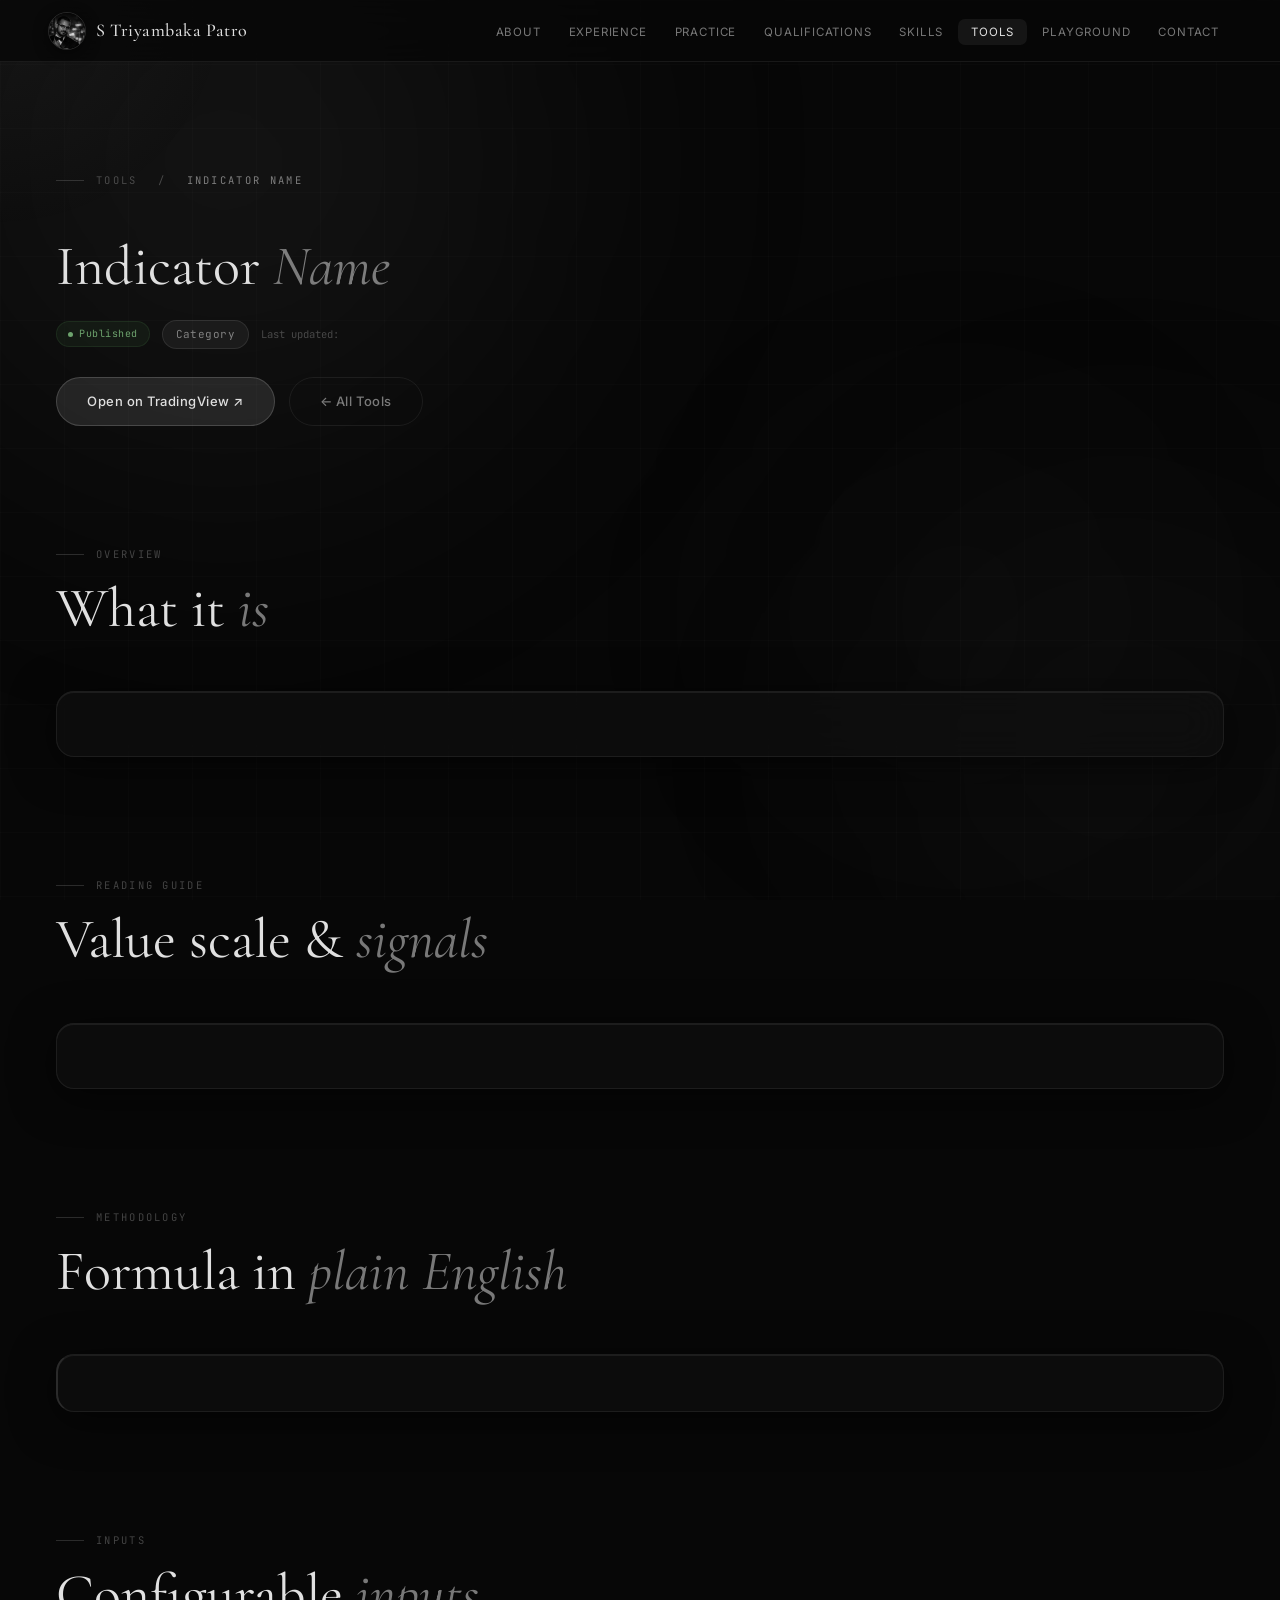
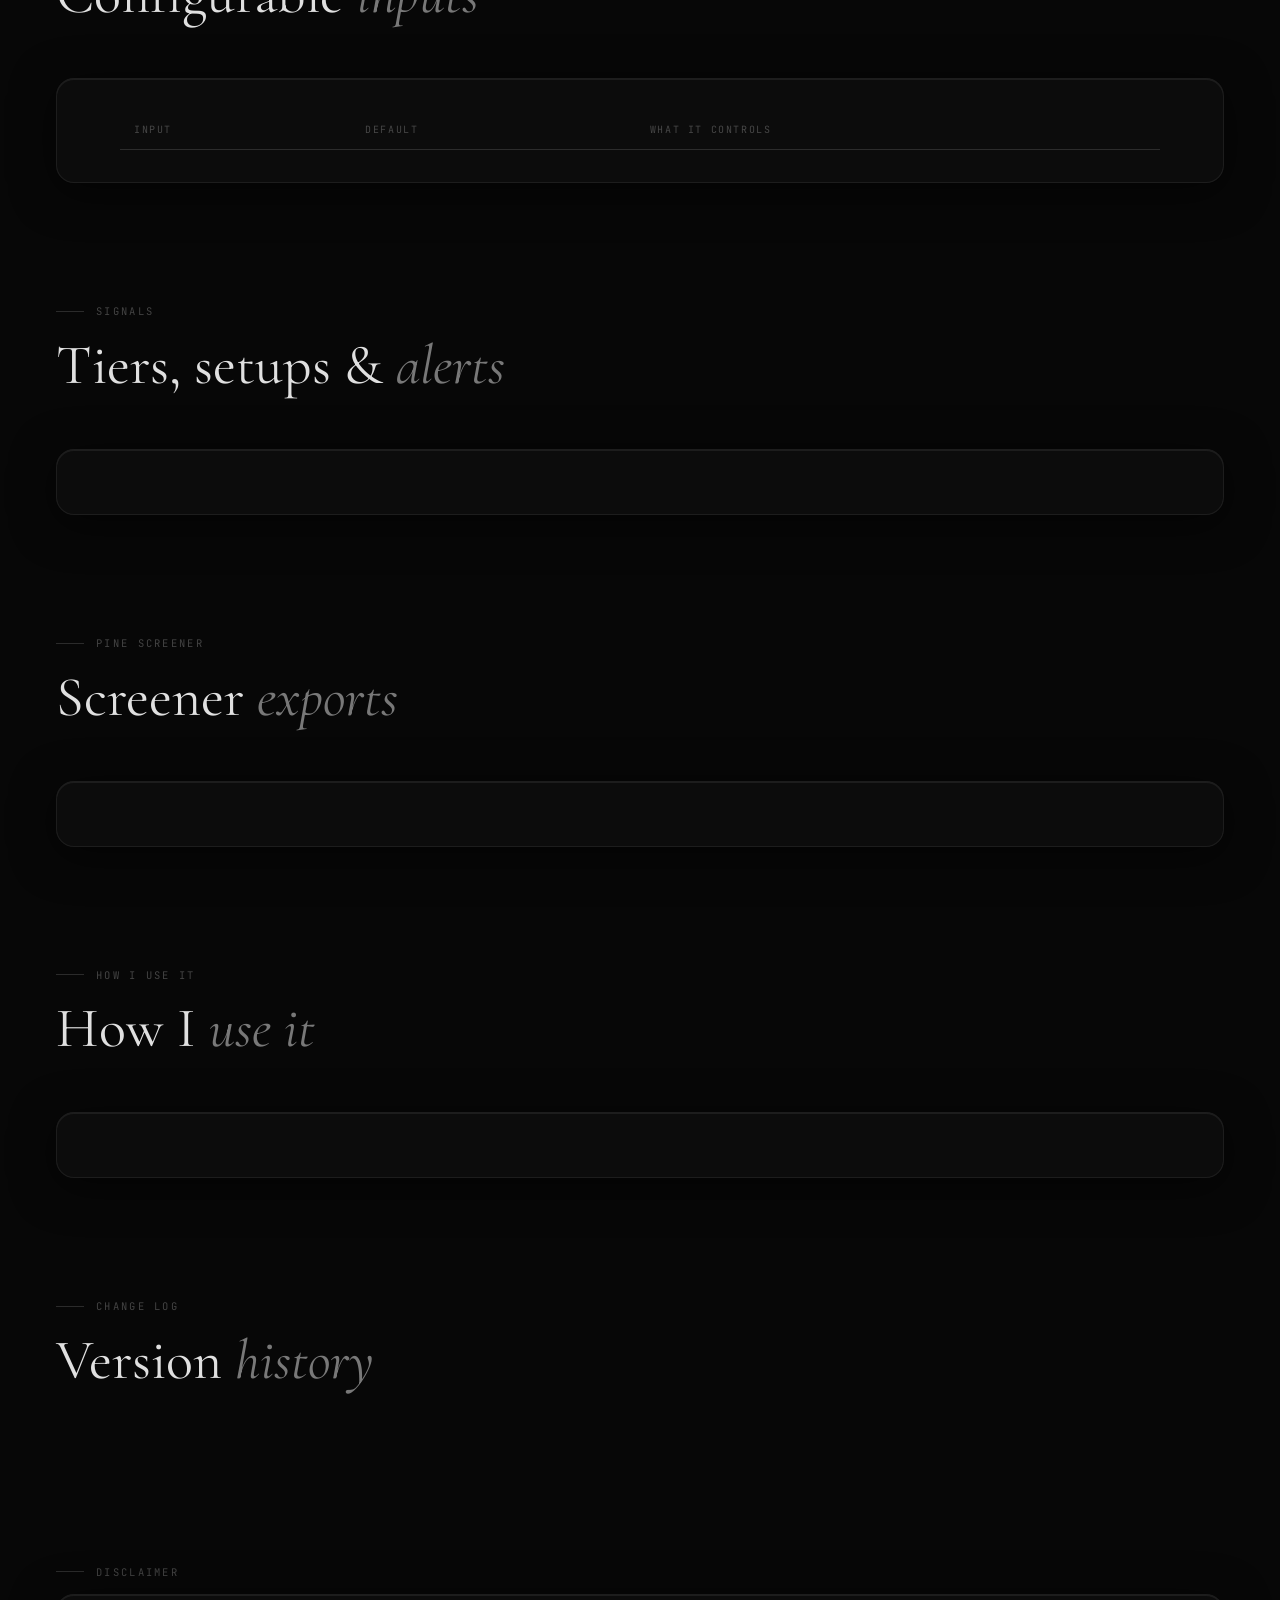
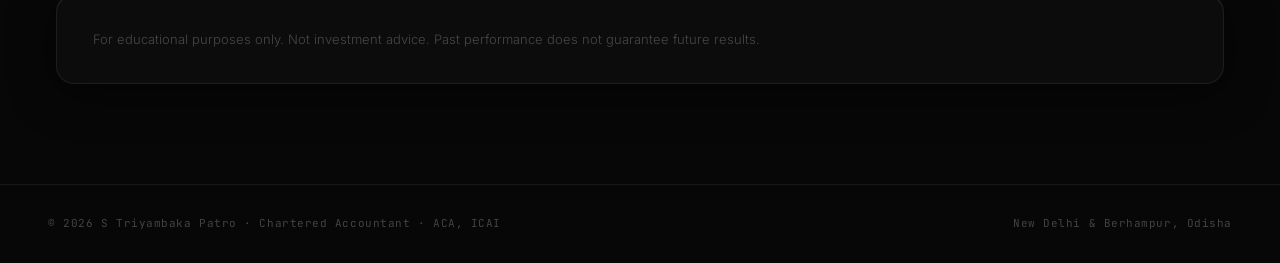
<file: tools/_template/index.html>
<!DOCTYPE html>
<html lang="en">
<head>
  <meta charset="UTF-8">
  <meta name="viewport" content="width=device-width, initial-scale=1.0">
  <meta name="description" content="">
  <title>Indicator Name · Tools · S Triyambaka Patro</title>
  <link rel="preconnect" href="https://fonts.googleapis.com">
  <link rel="preconnect" href="https://fonts.gstatic.com" crossorigin>
  <link href="https://fonts.googleapis.com/css2?family=Cormorant+Garamond:ital,wght@0,300;0,400;0,500;0,600;1,300;1,400;1,500&family=Inter:wght@300;400;500;600&family=JetBrains+Mono:wght@300;400&display=swap" rel="stylesheet">
  <link rel="stylesheet" href="/assets/site.css">
</head>
<body class="tools-page">

  <!-- ════════════════ BACKGROUND ════════════════ -->
  <div class="bg-layer" aria-hidden="true">
    <div class="orb orb-1"></div>
    <div class="orb orb-2"></div>
    <div class="orb orb-3"></div>
    <div class="grid-lines"></div>
  </div>
  <div id="cursor-glow" aria-hidden="true"></div>

  <!-- ════════════════ NAV ════════════════ -->
  <nav id="navbar">
    <a href="/" class="nav-logo" aria-label="S Triyambaka Patro - Home">
      <span class="logo-badge">
        <img src="/Photos/ChatGPT Image Dec 16, 2025, 09_36_41 PM.png" alt="S Triyambaka Patro">
      </span>
      S Triyambaka Patro
    </a>
    <ul class="nav-links" id="navLinks">
      <li><a href="/#about">About</a></li>
      <li><a href="/#experience">Experience</a></li>
      <li><a href="/#practice">Practice</a></li>
      <li><a href="/#qualifications">Qualifications</a></li>
      <li><a href="/#skills">Skills</a></li>
      <li><a href="/tools/" class="active">Tools</a></li>
      <li><a href="/playground/">Playground</a></li>
      <li><a href="/#contact">Contact</a></li>
    </ul>
    <button class="nav-hamburger" id="hamburger" aria-label="Open menu">
      <span></span><span></span><span></span>
    </button>
  </nav>

  <!-- Mobile Menu -->
  <div class="mobile-menu" id="mobileMenu">
    <button class="mobile-menu-close" id="closeMenu" aria-label="Close menu">✕</button>
    <a href="/#about" class="mm-link">About</a>
    <a href="/#experience" class="mm-link">Experience</a>
    <a href="/#practice" class="mm-link">Practice</a>
    <a href="/#qualifications" class="mm-link">Qualifications</a>
    <a href="/#skills" class="mm-link">Skills</a>
    <a href="/tools/" class="mm-link">Tools</a>
    <a href="/playground/" class="mm-link">Playground</a>
    <a href="/#contact" class="mm-link">Contact</a>
  </div>

  <main>

    <!-- Breadcrumb -->
    <div class="container" style="padding-top: 110px;">
      <p class="eyebrow"><a href="/tools/" style="color:inherit">Tools</a> &nbsp;/&nbsp; <span style="color:var(--t2)">Indicator Name</span></p>
    </div>

    <!-- ════════════════ a. HERO ════════════════ -->
    <section id="tool-hero" style="padding-top: 32px; padding-bottom: 60px;">
      <div class="container">
        <h1 class="sec-title" style="margin-bottom: 18px;">Indicator <em>Name</em></h1>
        <p class="tool-tagline"><!-- One-line tagline --></p>
        <div class="tool-meta-row">
          <span class="status-badge s-completed"><span class="status-dot"></span>Published</span>
          <span class="tag">Category</span>
          <span class="cc-meta">Last updated: <!-- e.g. 29 Apr 2026 --></span>
        </div>
        <div class="hero-actions" style="margin-top: 28px; opacity: 1; animation: none;">
          <a href="" class="btn btn-primary" target="_blank" rel="noopener">Open on TradingView ↗</a>
          <a href="/tools/" class="btn btn-ghost">← All Tools</a>
        </div>
      </div>
    </section>

    <!-- ════════════════ b. WHAT IT IS ════════════════ -->
    <section id="what-it-is" style="padding: 60px 0;">
      <div class="container">
        <p class="eyebrow">Overview</p>
        <h2 class="sec-title">What it <em>is</em></h2>
        <div class="glass-flat tool-prose">
          <!-- What the indicator is and what problem it solves -->
        </div>
      </div>
    </section>

    <!-- ════════════════ c. READING GUIDE ════════════════ -->
    <section id="reading-guide" style="padding: 60px 0;">
      <div class="container">
        <p class="eyebrow">Reading Guide</p>
        <h2 class="sec-title">Value scale &amp; <em>signals</em></h2>
        <div class="glass-flat tool-prose">
          <!-- Value scale, threshold ranges, signal interpretation -->
        </div>
      </div>
    </section>

    <!-- ════════════════ d. METHODOLOGY ════════════════ -->
    <section id="methodology" style="padding: 60px 0;">
      <div class="container">
        <p class="eyebrow">Methodology</p>
        <h2 class="sec-title">Formula in <em>plain English</em></h2>
        <div class="callout">
          <!-- Plain-English description of the formula. -->
          <!-- Use <div class="formula">...</div> for any explicit equations. -->
        </div>
      </div>
    </section>

    <!-- ════════════════ e. INPUTS ════════════════ -->
    <section id="inputs" style="padding: 60px 0;">
      <div class="container">
        <p class="eyebrow">Inputs</p>
        <h2 class="sec-title">Configurable <em>inputs</em></h2>
        <div class="glass-flat tool-prose">
          <table class="input-table">
            <thead>
              <tr>
                <th>Input</th>
                <th>Default</th>
                <th>What it controls</th>
              </tr>
            </thead>
            <tbody>
              <!-- <tr>
                <td>Length</td>
                <td>14</td>
                <td>Lookback period in bars.</td>
              </tr> -->
            </tbody>
          </table>
        </div>
      </div>
    </section>

    <!-- ════════════════ f. SIGNALS ════════════════ -->
    <section id="signals" style="padding: 60px 0;">
      <div class="container">
        <p class="eyebrow">Signals</p>
        <h2 class="sec-title">Tiers, setups &amp; <em>alerts</em></h2>
        <div class="glass-flat tool-prose">
          <!-- Signal tiers, setup conditions, alert configurations -->
        </div>
      </div>
    </section>

    <!-- ════════════════ g. PINE SCREENER ════════════════ -->
    <section id="screener" style="padding: 60px 0;">
      <div class="container">
        <p class="eyebrow">Pine Screener</p>
        <h2 class="sec-title">Screener <em>exports</em></h2>
        <div class="glass-flat tool-prose">
          <!-- Exported screener columns and how to use them in TradingView Pine Screener. -->
          <!-- Remove this section if not applicable to this indicator. -->
        </div>
      </div>
    </section>

    <!-- ════════════════ h. HOW I USE IT ════════════════ -->
    <section id="workflow" style="padding: 60px 0;">
      <div class="container">
        <p class="eyebrow">How I Use It</p>
        <h2 class="sec-title">How I <em>use it</em></h2>
        <div class="glass-flat tool-prose">
          <!-- Personal workflow: timeframe, pairings, decision flow -->
        </div>
      </div>
    </section>

    <!-- ════════════════ i. CHANGE LOG ════════════════ -->
    <section id="changelog" style="padding: 60px 0;">
      <div class="container">
        <p class="eyebrow">Change Log</p>
        <h2 class="sec-title">Version <em>history</em></h2>
        <ol class="changelog">
          <!-- <li class="cl-item">
            <span class="cl-version">v1.0</span>
            <span class="cl-date">29 Apr 2026</span>
            <div class="cl-body">Initial release.</div>
          </li> -->
        </ol>
      </div>
    </section>

    <!-- ════════════════ j. DISCLAIMER ════════════════ -->
    <section id="disclaimer" style="padding: 60px 0 100px;">
      <div class="container">
        <p class="eyebrow">Disclaimer</p>
        <div class="glass-flat tool-prose" style="font-size: 13px; color: var(--t3);">
          For educational purposes only. Not investment advice. Past performance does not guarantee future results.
        </div>
      </div>
    </section>

  </main>

  <footer>
    <p class="footer-text">© 2026 S Triyambaka Patro · Chartered Accountant · ACA, ICAI</p>
    <p class="footer-text">New Delhi &amp; Berhampur, Odisha</p>
  </footer>

  <script>
    /* ── Cursor glow ── */
    const glow = document.getElementById('cursor-glow');
    document.addEventListener('mousemove', e => {
      glow.style.left = e.clientX + 'px';
      glow.style.top  = e.clientY + 'px';
    });

    /* ── Mobile menu ── */
    const hamburger  = document.getElementById('hamburger');
    const mobileMenu = document.getElementById('mobileMenu');
    const closeMenu  = document.getElementById('closeMenu');
    hamburger.addEventListener('click', () => mobileMenu.classList.add('open'));
    closeMenu.addEventListener('click', () => mobileMenu.classList.remove('open'));
    document.querySelectorAll('.mm-link').forEach(a => {
      a.addEventListener('click', () => mobileMenu.classList.remove('open'));
    });

    /* ── Scroll reveal ── */
    const revealObserver = new IntersectionObserver(entries => {
      entries.forEach(e => { if (e.isIntersecting) { e.target.classList.add('visible'); } });
    }, { threshold: 0.08, rootMargin: '0px 0px -36px 0px' });
    document.querySelectorAll('.reveal').forEach(el => revealObserver.observe(el));
  </script>
</body>
</html>
</file>
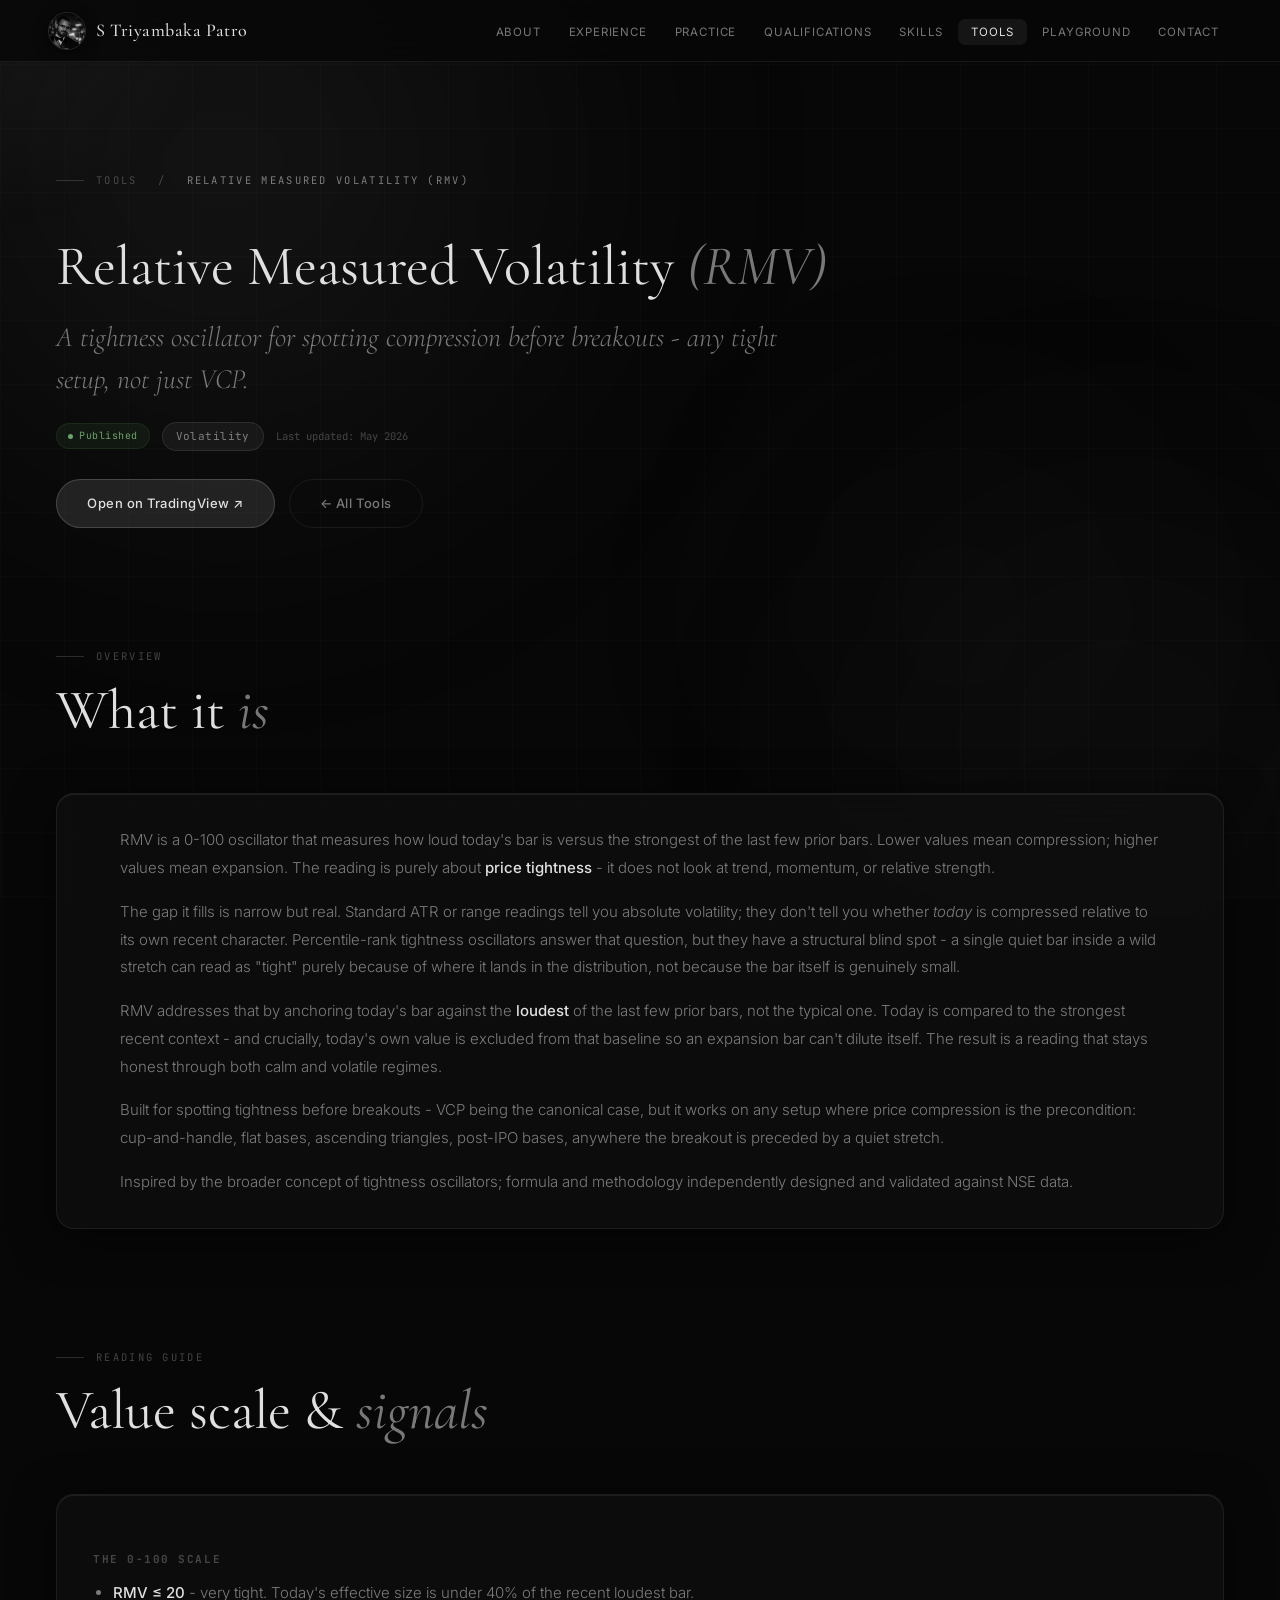
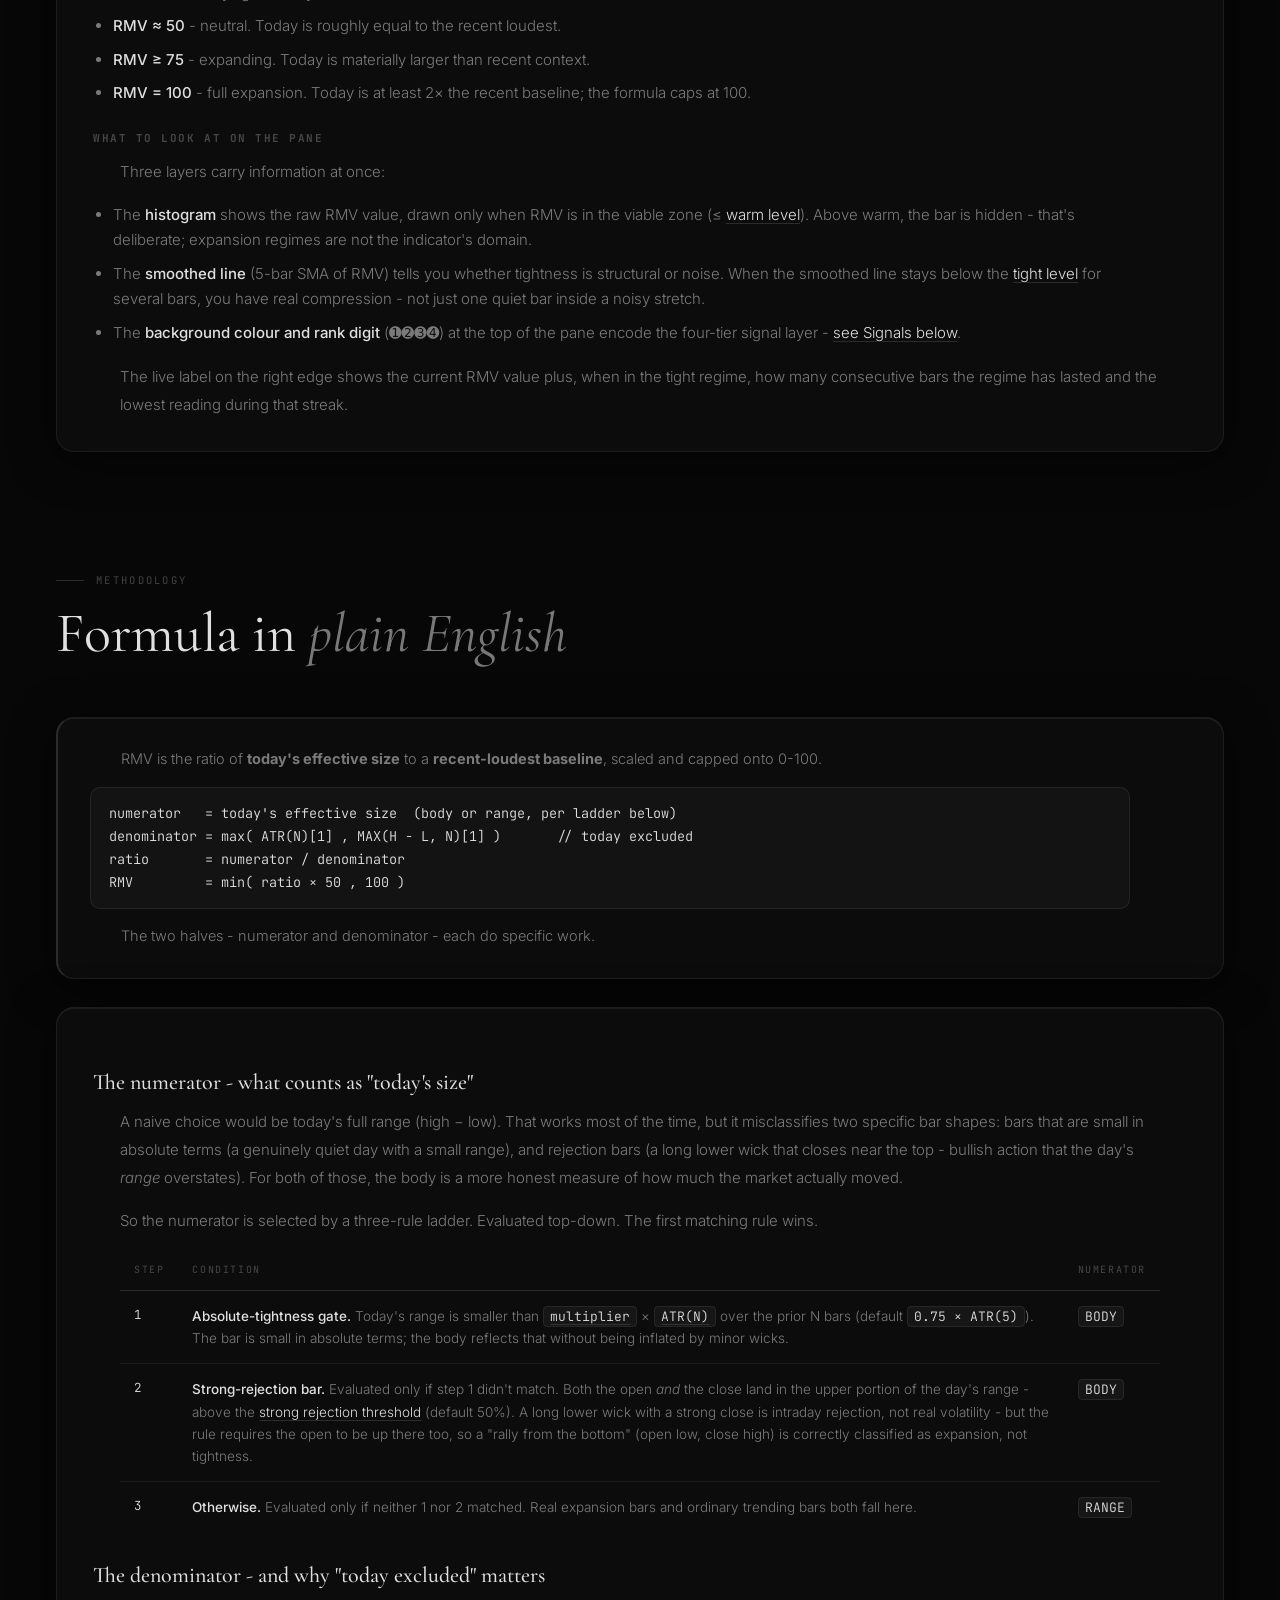
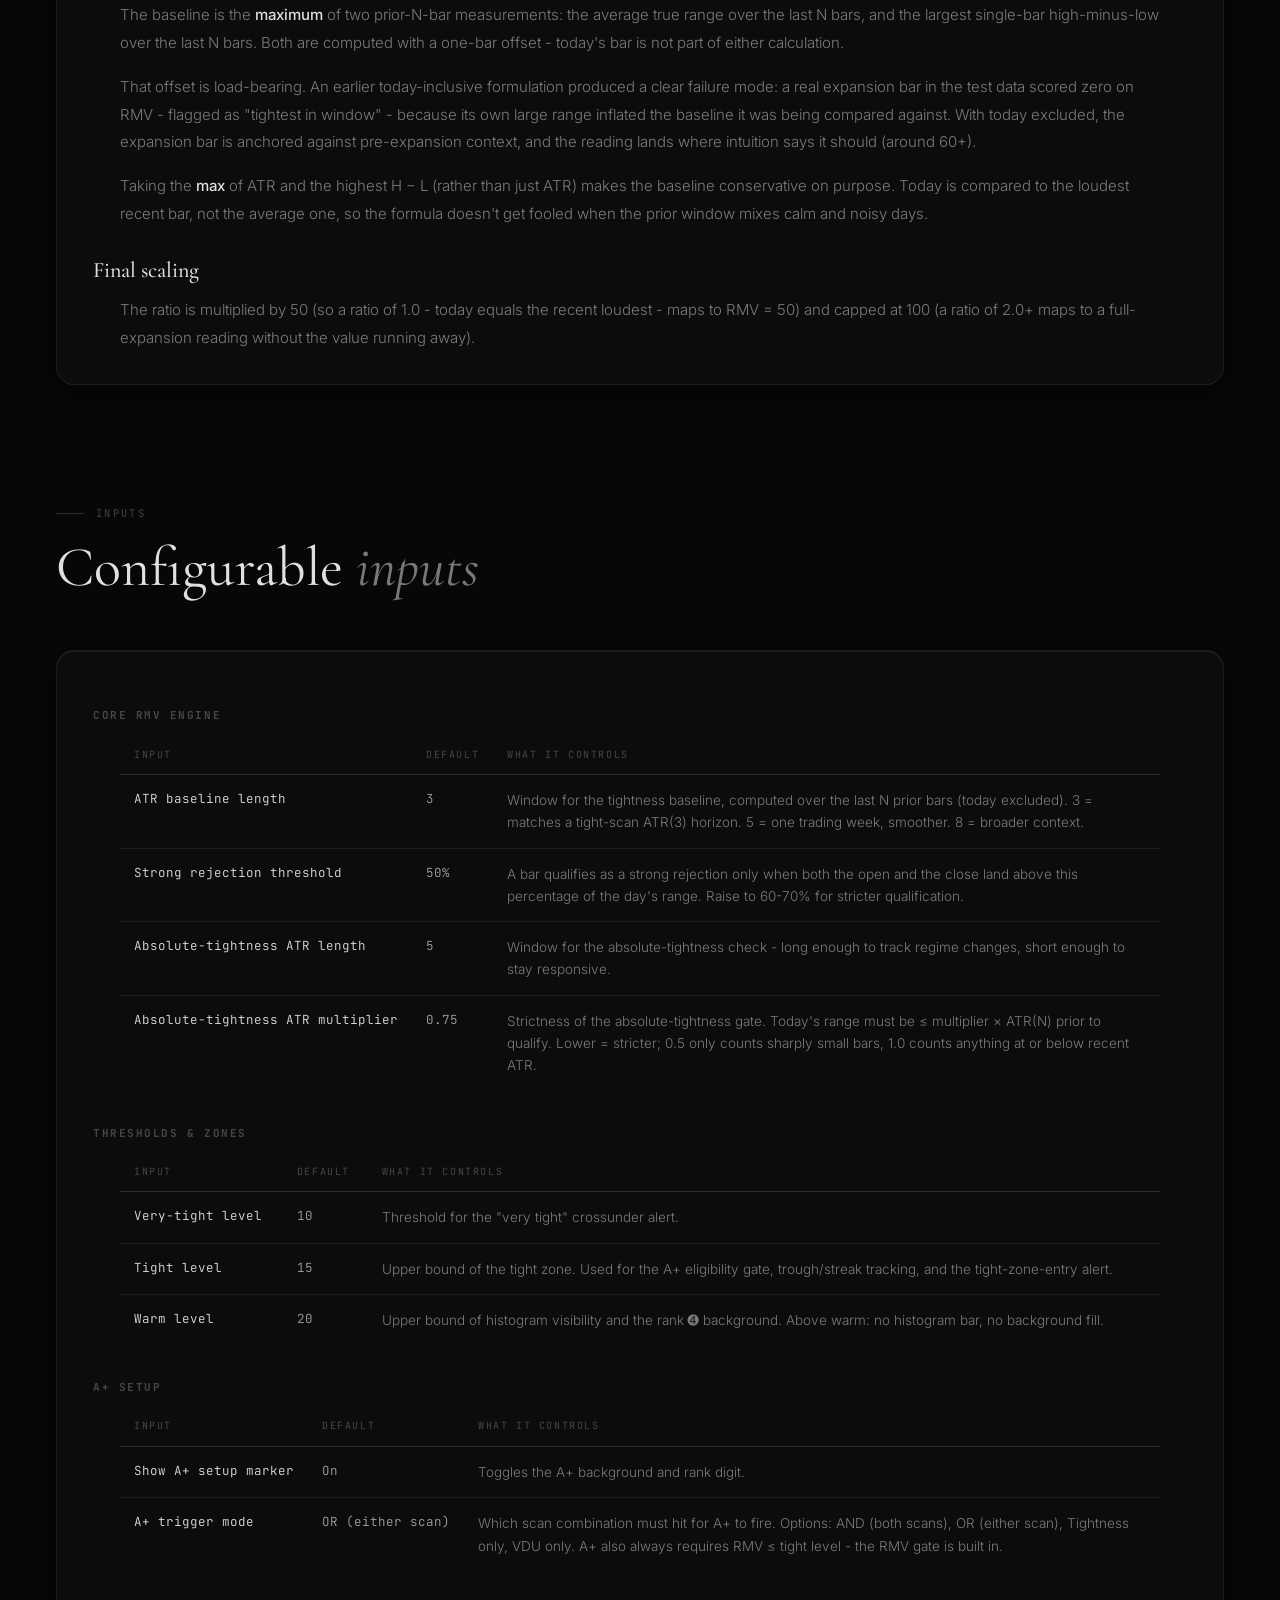
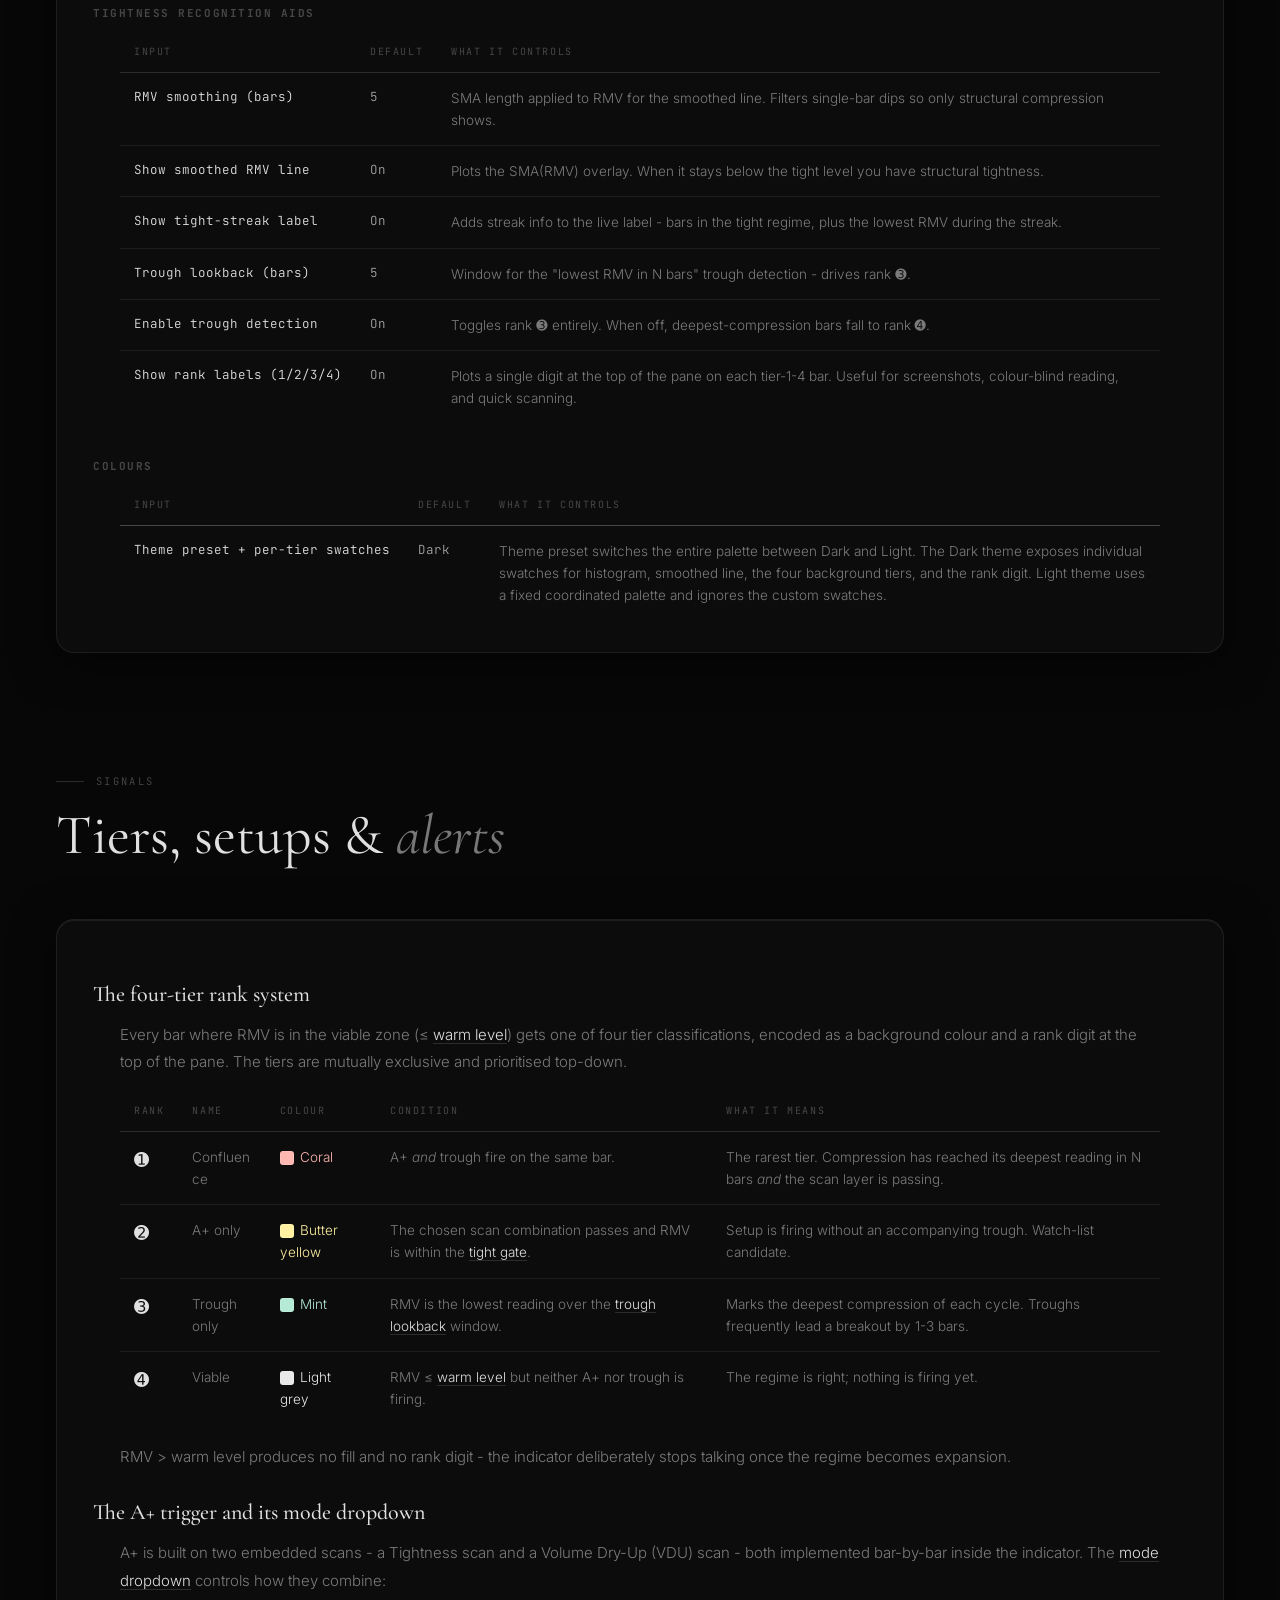
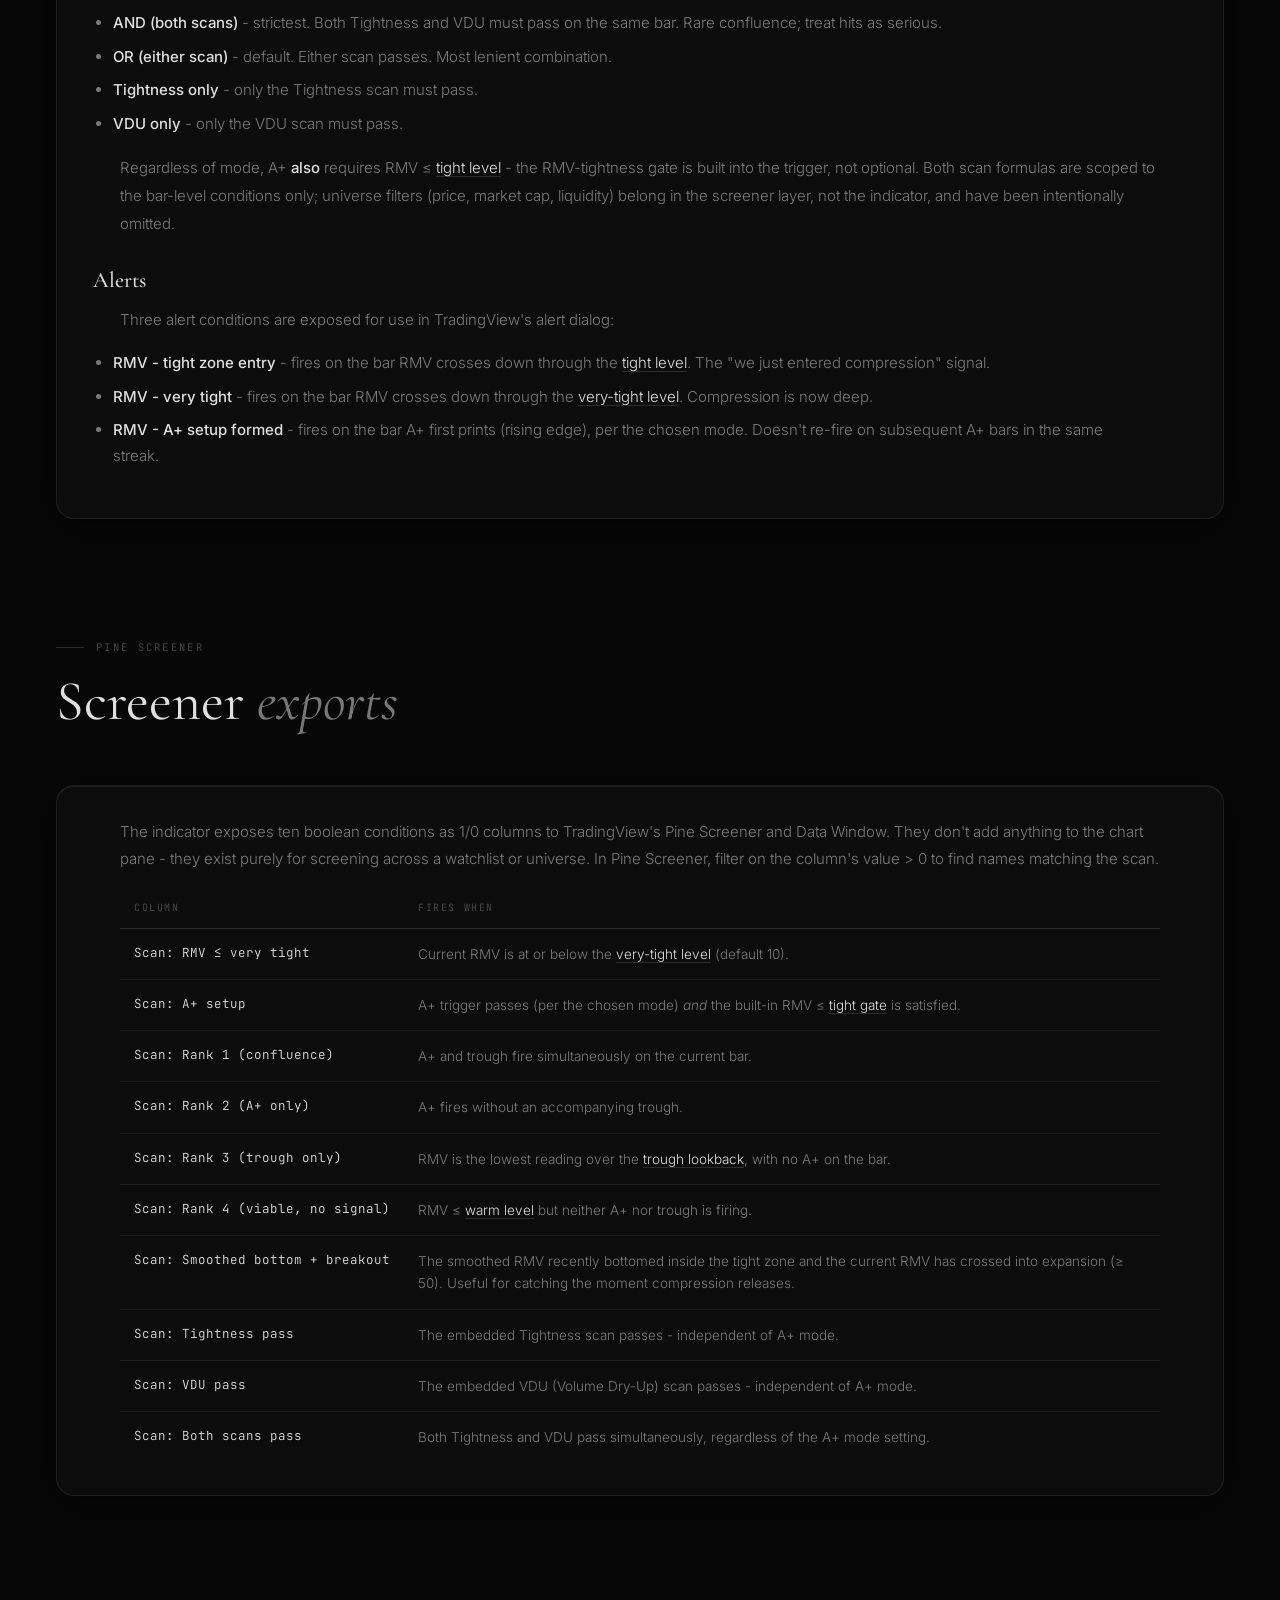
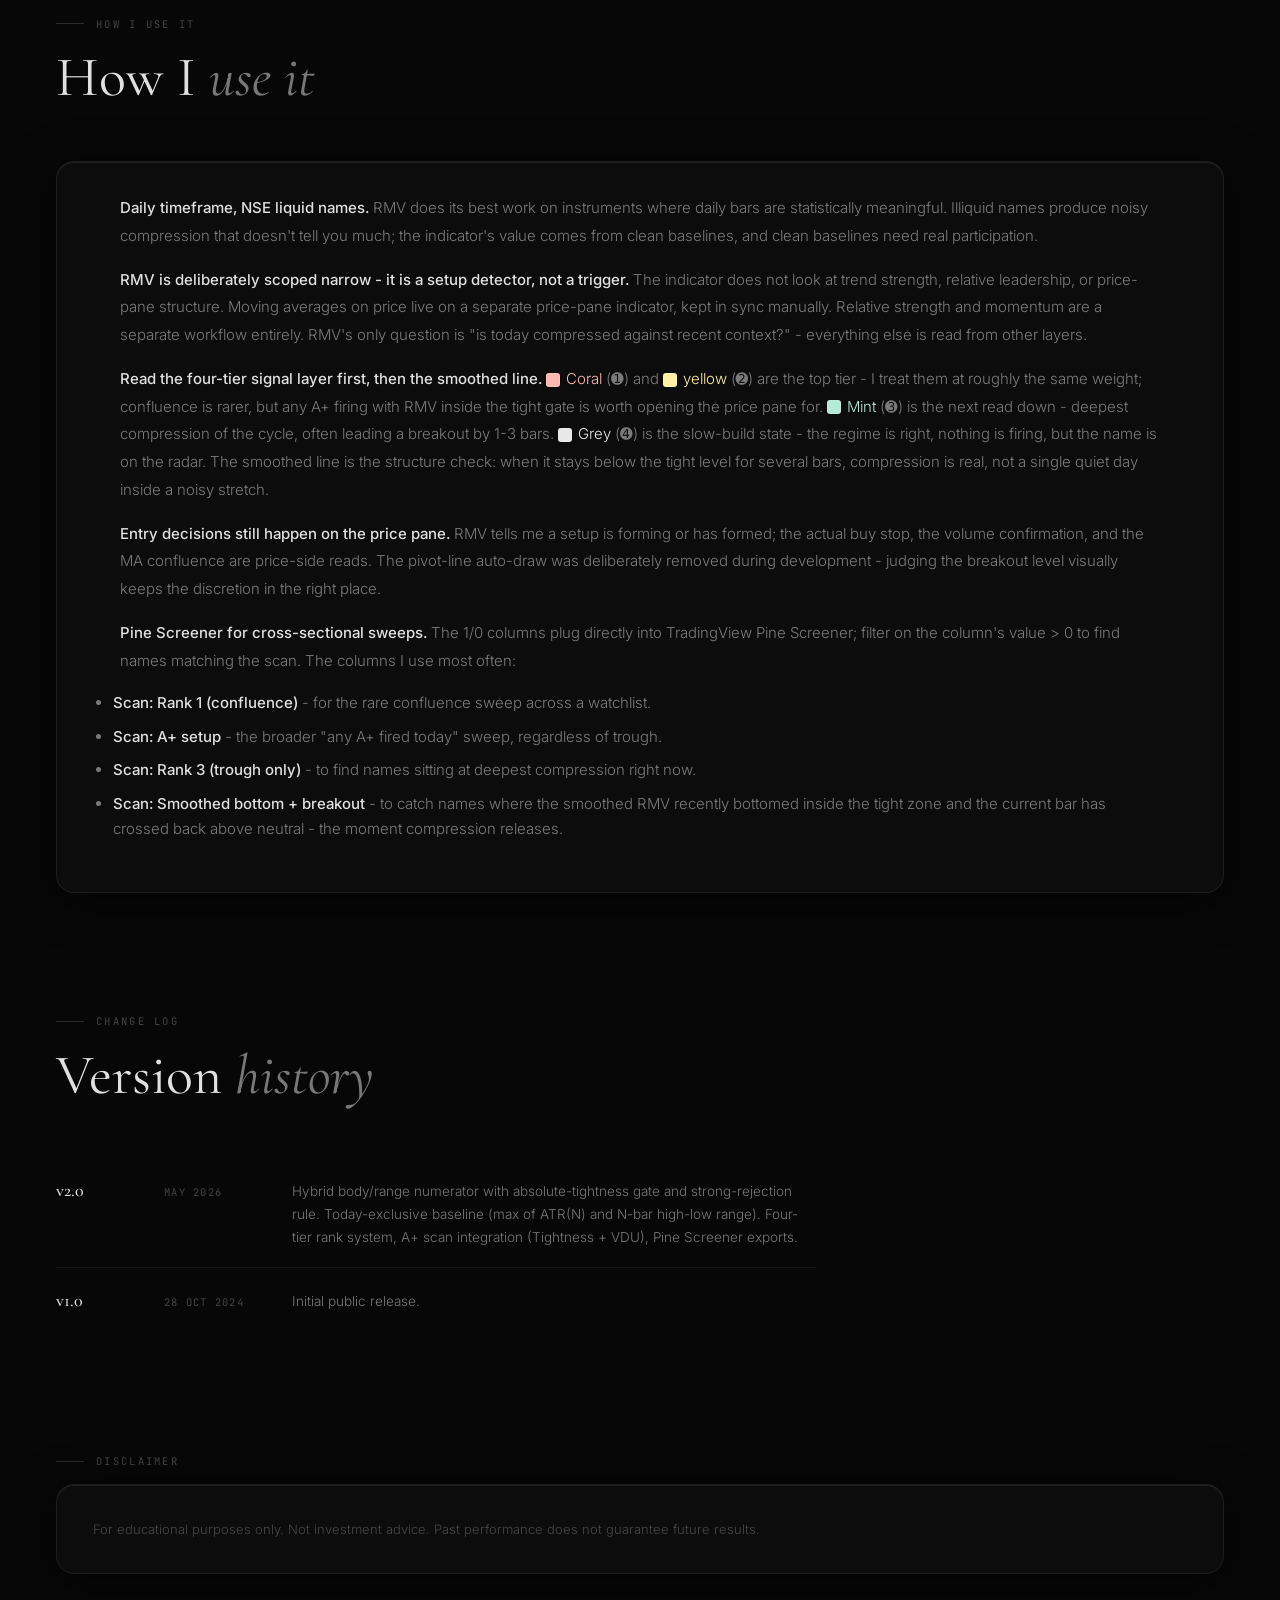
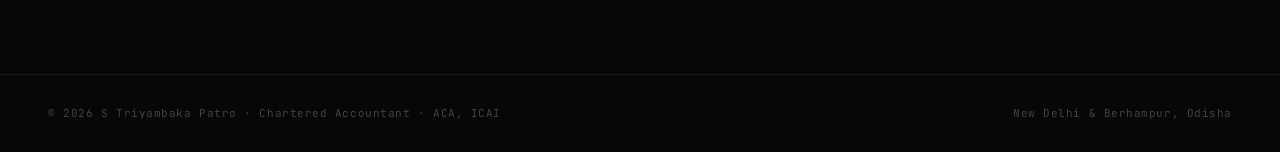
<file: tools/rmv/index.html>
<!DOCTYPE html>
<html lang="en">
<head>
  <meta charset="UTF-8">
  <meta name="viewport" content="width=device-width, initial-scale=1.0">
  <meta name="description" content="A 0-100 oscillator that measures price tightness - today's bar versus the loudest of recent prior bars. Built for spotting compression before breakouts on NSE daily charts.">
  <title>Relative Measured Volatility (RMV) · Tools · S Triyambaka Patro</title>
  <link rel="preconnect" href="https://fonts.googleapis.com">
  <link rel="preconnect" href="https://fonts.gstatic.com" crossorigin>
  <link href="https://fonts.googleapis.com/css2?family=Cormorant+Garamond:ital,wght@0,300;0,400;0,500;0,600;1,300;1,400;1,500&family=Inter:wght@300;400;500;600&family=JetBrains+Mono:wght@300;400&display=swap" rel="stylesheet">
  <link rel="stylesheet" href="/assets/site.css">
</head>
<body class="tools-page">

  <!-- ════════════════ BACKGROUND ════════════════ -->
  <div class="bg-layer" aria-hidden="true">
    <div class="orb orb-1"></div>
    <div class="orb orb-2"></div>
    <div class="orb orb-3"></div>
    <div class="grid-lines"></div>
  </div>
  <div id="cursor-glow" aria-hidden="true"></div>

  <!-- ════════════════ NAV ════════════════ -->
  <nav id="navbar">
    <a href="/" class="nav-logo" aria-label="S Triyambaka Patro - Home">
      <span class="logo-badge">
        <img src="/Photos/ChatGPT Image Dec 16, 2025, 09_36_41 PM.png" alt="S Triyambaka Patro">
      </span>
      S Triyambaka Patro
    </a>
    <ul class="nav-links" id="navLinks">
      <li><a href="/#about">About</a></li>
      <li><a href="/#experience">Experience</a></li>
      <li><a href="/#practice">Practice</a></li>
      <li><a href="/#qualifications">Qualifications</a></li>
      <li><a href="/#skills">Skills</a></li>
      <li><a href="/tools/" class="active">Tools</a></li>
      <li><a href="/playground/">Playground</a></li>
      <li><a href="/#contact">Contact</a></li>
    </ul>
    <button class="nav-hamburger" id="hamburger" aria-label="Open menu">
      <span></span><span></span><span></span>
    </button>
  </nav>

  <!-- Mobile Menu -->
  <div class="mobile-menu" id="mobileMenu">
    <button class="mobile-menu-close" id="closeMenu" aria-label="Close menu">✕</button>
    <a href="/#about" class="mm-link">About</a>
    <a href="/#experience" class="mm-link">Experience</a>
    <a href="/#practice" class="mm-link">Practice</a>
    <a href="/#qualifications" class="mm-link">Qualifications</a>
    <a href="/#skills" class="mm-link">Skills</a>
    <a href="/tools/" class="mm-link">Tools</a>
    <a href="/playground/" class="mm-link">Playground</a>
    <a href="/#contact" class="mm-link">Contact</a>
  </div>

  <main>

    <!-- Breadcrumb -->
    <div class="container" style="padding-top: 110px;">
      <p class="eyebrow"><a href="/tools/" style="color:inherit">Tools</a> &nbsp;/&nbsp; <span style="color:var(--t2)">Relative Measured Volatility (RMV)</span></p>
    </div>

    <!-- ════════════════ a. HERO ════════════════ -->
    <section id="tool-hero" style="padding-top: 32px; padding-bottom: 60px;">
      <div class="container">
        <h1 class="sec-title" style="margin-bottom: 18px;">Relative Measured Volatility <em>(RMV)</em></h1>
        <p class="tool-tagline">A tightness oscillator for spotting compression before breakouts - any tight setup, not just VCP.</p>
        <div class="tool-meta-row">
          <span class="status-badge s-completed"><span class="status-dot"></span>Published</span>
          <span class="tag">Volatility</span>
          <span class="cc-meta">Last updated: May 2026</span>
        </div>
        <div class="hero-actions" style="margin-top: 28px; opacity: 1; animation: none;">
          <a href="https://www.tradingview.com/script/pPTM0BgL-Relative-Measured-Volatility-RMV-Spot-Tight-Entry-Zones/" class="btn btn-primary" target="_blank" rel="noopener">Open on TradingView ↗</a>
          <a href="/tools/" class="btn btn-ghost">← All Tools</a>
        </div>
        <!-- TODO: add screenshot at tools/rmv/assets/hero.png -->
      </div>
    </section>

    <!-- ════════════════ b. WHAT IT IS ════════════════ -->
    <section id="what-it-is" style="padding: 60px 0;">
      <div class="container">
        <p class="eyebrow">Overview</p>
        <h2 class="sec-title">What it <em>is</em></h2>
        <div class="glass-flat tool-prose">
          <p>RMV is a 0-100 oscillator that measures how loud today's bar is versus the strongest of the last few prior bars. Lower values mean compression; higher values mean expansion. The reading is purely about <strong>price tightness</strong> - it does not look at trend, momentum, or relative strength.</p>
          <p>The gap it fills is narrow but real. Standard ATR or range readings tell you absolute volatility; they don't tell you whether <em>today</em> is compressed relative to its own recent character. Percentile-rank tightness oscillators answer that question, but they have a structural blind spot - a single quiet bar inside a wild stretch can read as "tight" purely because of where it lands in the distribution, not because the bar itself is genuinely small.</p>
          <p>RMV addresses that by anchoring today's bar against the <strong>loudest</strong> of the last few prior bars, not the typical one. Today is compared to the strongest recent context - and crucially, today's own value is excluded from that baseline so an expansion bar can't dilute itself. The result is a reading that stays honest through both calm and volatile regimes.</p>
          <p>Built for spotting tightness before breakouts - VCP being the canonical case, but it works on any setup where price compression is the precondition: cup-and-handle, flat bases, ascending triangles, post-IPO bases, anywhere the breakout is preceded by a quiet stretch.</p>
          <p>Inspired by the broader concept of tightness oscillators; formula and methodology independently designed and validated against NSE data.</p>
        </div>
      </div>
    </section>

    <!-- ════════════════ c. READING GUIDE ════════════════ -->
    <section id="reading-guide" style="padding: 60px 0;">
      <div class="container">
        <p class="eyebrow">Reading Guide</p>
        <h2 class="sec-title">Value scale &amp; <em>signals</em></h2>
        <div class="glass-flat tool-prose">
          <h4>The 0-100 scale</h4>
          <ul>
            <li><strong>RMV ≤ 20</strong> - very tight. Today's effective size is under 40% of the recent loudest bar.</li>
            <li><strong>RMV ≈ 50</strong> - neutral. Today is roughly equal to the recent loudest.</li>
            <li><strong>RMV ≥ 75</strong> - expanding. Today is materially larger than recent context.</li>
            <li><strong>RMV = 100</strong> - full expansion. Today is at least 2× the recent baseline; the formula caps at 100.</li>
          </ul>
          <h4>What to look at on the pane</h4>
          <p>Three layers carry information at once:</p>
          <ul>
            <li>The <strong>histogram</strong> shows the raw RMV value, drawn only when RMV is in the viable zone (≤ <a href="#input-warmLevel">warm level</a>). Above warm, the bar is hidden - that's deliberate; expansion regimes are not the indicator's domain.</li>
            <li>The <strong>smoothed line</strong> (5-bar SMA of RMV) tells you whether tightness is structural or noise. When the smoothed line stays below the <a href="#input-tightLevel">tight level</a> for several bars, you have real compression - not just one quiet bar inside a noisy stretch.</li>
            <li>The <strong>background colour and rank digit</strong> (➊➋➌➍) at the top of the pane encode the four-tier signal layer - <a href="#signals">see Signals below</a>.</li>
          </ul>
          <p>The live label on the right edge shows the current RMV value plus, when in the tight regime, how many consecutive bars the regime has lasted and the lowest reading during that streak.</p>
          <!-- TODO: add screenshot at tools/rmv/assets/reading-guide.png -->
        </div>
      </div>
    </section>

    <!-- ════════════════ d. METHODOLOGY ════════════════ -->
    <section id="methodology" style="padding: 60px 0;">
      <div class="container">
        <p class="eyebrow">Methodology</p>
        <h2 class="sec-title">Formula in <em>plain English</em></h2>

        <div class="callout">
          <p>RMV is the ratio of <strong>today's effective size</strong> to a <strong>recent-loudest baseline</strong>, scaled and capped onto 0-100.</p>
          <div class="formula">numerator   = today's effective size  (body or range, per ladder below)
denominator = max( ATR(N)[1] , MAX(H − L, N)[1] )       // today excluded
ratio       = numerator / denominator
RMV         = min( ratio × 50 , 100 )</div>
          <p>The two halves - numerator and denominator - each do specific work.</p>
        </div>

        <div class="glass-flat tool-prose" style="margin-top: 28px;">
          <h3>The numerator - what counts as "today's size"</h3>
          <p>A naive choice would be today's full range (high − low). That works most of the time, but it misclassifies two specific bar shapes: bars that are small in absolute terms (a genuinely quiet day with a small range), and rejection bars (a long lower wick that closes near the top - bullish action that the day's <em>range</em> overstates). For both of those, the body is a more honest measure of how much the market actually moved.</p>
          <p>So the numerator is selected by a three-rule ladder. Evaluated top-down. The first matching rule wins.</p>
          <table class="input-table wrap-col2">
            <thead>
              <tr><th>Step</th><th>Condition</th><th>Numerator</th></tr>
            </thead>
            <tbody>
              <tr>
                <td>1</td>
                <td><strong>Absolute-tightness gate.</strong> Today's range is smaller than <a href="#input-absTightMult"><code>multiplier</code></a> × <a href="#input-absTightAtrLen"><code>ATR(N)</code></a> over the prior N bars (default <code>0.75 × ATR(5)</code>). The bar is small in absolute terms; the body reflects that without being inflated by minor wicks.</td>
                <td><code>BODY</code></td>
              </tr>
              <tr>
                <td>2</td>
                <td><strong>Strong-rejection bar.</strong> Evaluated only if step 1 didn't match. Both the open <em>and</em> the close land in the upper portion of the day's range - above the <a href="#input-closePosThreshold">strong rejection threshold</a> (default 50%). A long lower wick with a strong close is intraday rejection, not real volatility - but the rule requires the open to be up there too, so a "rally from the bottom" (open low, close high) is correctly classified as expansion, not tightness.</td>
                <td><code>BODY</code></td>
              </tr>
              <tr>
                <td>3</td>
                <td><strong>Otherwise.</strong> Evaluated only if neither 1 nor 2 matched. Real expansion bars and ordinary trending bars both fall here.</td>
                <td><code>RANGE</code></td>
              </tr>
            </tbody>
          </table>

          <h3>The denominator - and why "today excluded" matters</h3>
          <p>The baseline is the <strong>maximum</strong> of two prior-N-bar measurements: the average true range over the last N bars, and the largest single-bar high-minus-low over the last N bars. Both are computed with a one-bar offset - today's bar is not part of either calculation.</p>
          <p>That offset is load-bearing. An earlier today-inclusive formulation produced a clear failure mode: a real expansion bar in the test data scored zero on RMV - flagged as "tightest in window" - because its own large range inflated the baseline it was being compared against. With today excluded, the expansion bar is anchored against pre-expansion context, and the reading lands where intuition says it should (around 60+).</p>
          <p>Taking the <strong>max</strong> of ATR and the highest H − L (rather than just ATR) makes the baseline conservative on purpose. Today is compared to the loudest recent bar, not the average one, so the formula doesn't get fooled when the prior window mixes calm and noisy days.</p>

          <h3>Final scaling</h3>
          <p>The ratio is multiplied by 50 (so a ratio of 1.0 - today equals the recent loudest - maps to RMV = 50) and capped at 100 (a ratio of 2.0+ maps to a full-expansion reading without the value running away).</p>
        </div>
      </div>
    </section>

    <!-- ════════════════ e. INPUTS ════════════════ -->
    <section id="inputs" style="padding: 60px 0;">
      <div class="container">
        <p class="eyebrow">Inputs</p>
        <h2 class="sec-title">Configurable <em>inputs</em></h2>
        <div class="glass-flat tool-prose">

          <h4>Core RMV engine</h4>
          <table class="input-table">
            <thead>
              <tr><th>Input</th><th>Default</th><th>What it controls</th></tr>
            </thead>
            <tbody>
              <tr id="input-atrLen">
                <td>ATR baseline length</td>
                <td>3</td>
                <td>Window for the tightness baseline, computed over the last N prior bars (today excluded). 3 = matches a tight-scan ATR(3) horizon. 5 = one trading week, smoother. 8 = broader context.</td>
              </tr>
              <tr id="input-closePosThreshold">
                <td>Strong rejection threshold</td>
                <td>50%</td>
                <td>A bar qualifies as a strong rejection only when both the open and the close land above this percentage of the day's range. Raise to 60-70% for stricter qualification.</td>
              </tr>
              <tr id="input-absTightAtrLen">
                <td>Absolute-tightness ATR length</td>
                <td>5</td>
                <td>Window for the absolute-tightness check - long enough to track regime changes, short enough to stay responsive.</td>
              </tr>
              <tr id="input-absTightMult">
                <td>Absolute-tightness ATR multiplier</td>
                <td>0.75</td>
                <td>Strictness of the absolute-tightness gate. Today's range must be ≤ multiplier × ATR(N) prior to qualify. Lower = stricter; 0.5 only counts sharply small bars, 1.0 counts anything at or below recent ATR.</td>
              </tr>
            </tbody>
          </table>

          <h4 style="margin-top: 32px;">Thresholds &amp; zones</h4>
          <table class="input-table">
            <thead>
              <tr><th>Input</th><th>Default</th><th>What it controls</th></tr>
            </thead>
            <tbody>
              <tr id="input-veryTightLevel">
                <td>Very-tight level</td>
                <td>10</td>
                <td>Threshold for the "very tight" crossunder alert.</td>
              </tr>
              <tr id="input-tightLevel">
                <td>Tight level</td>
                <td>15</td>
                <td>Upper bound of the tight zone. Used for the A+ eligibility gate, trough/streak tracking, and the tight-zone-entry alert.</td>
              </tr>
              <tr id="input-warmLevel">
                <td>Warm level</td>
                <td>20</td>
                <td>Upper bound of histogram visibility and the rank ➍ background. Above warm: no histogram bar, no background fill.</td>
              </tr>
            </tbody>
          </table>

          <h4 style="margin-top: 32px;">A+ setup</h4>
          <table class="input-table">
            <thead>
              <tr><th>Input</th><th>Default</th><th>What it controls</th></tr>
            </thead>
            <tbody>
              <tr id="input-showAplus">
                <td>Show A+ setup marker</td>
                <td>On</td>
                <td>Toggles the A+ background and rank digit.</td>
              </tr>
              <tr id="input-aplusMode">
                <td>A+ trigger mode</td>
                <td>OR (either scan)</td>
                <td>Which scan combination must hit for A+ to fire. Options: AND (both scans), OR (either scan), Tightness only, VDU only. A+ also always requires RMV ≤ tight level - the RMV gate is built in.</td>
              </tr>
            </tbody>
          </table>

          <h4 style="margin-top: 32px;">Tightness recognition aids</h4>
          <table class="input-table">
            <thead>
              <tr><th>Input</th><th>Default</th><th>What it controls</th></tr>
            </thead>
            <tbody>
              <tr id="input-smoothLen">
                <td>RMV smoothing (bars)</td>
                <td>5</td>
                <td>SMA length applied to RMV for the smoothed line. Filters single-bar dips so only structural compression shows.</td>
              </tr>
              <tr id="input-showSmooth">
                <td>Show smoothed RMV line</td>
                <td>On</td>
                <td>Plots the SMA(RMV) overlay. When it stays below the tight level you have structural tightness.</td>
              </tr>
              <tr id="input-showStreakLabel">
                <td>Show tight-streak label</td>
                <td>On</td>
                <td>Adds streak info to the live label - bars in the tight regime, plus the lowest RMV during the streak.</td>
              </tr>
              <tr id="input-troughLookback">
                <td>Trough lookback (bars)</td>
                <td>5</td>
                <td>Window for the "lowest RMV in N bars" trough detection - drives rank ➌.</td>
              </tr>
              <tr id="input-showTrough">
                <td>Enable trough detection</td>
                <td>On</td>
                <td>Toggles rank ➌ entirely. When off, deepest-compression bars fall to rank ➍.</td>
              </tr>
              <tr id="input-showRanks">
                <td>Show rank labels (1/2/3/4)</td>
                <td>On</td>
                <td>Plots a single digit at the top of the pane on each tier-1-4 bar. Useful for screenshots, colour-blind reading, and quick scanning.</td>
              </tr>
            </tbody>
          </table>

          <h4 style="margin-top: 32px;">Colours</h4>
          <table class="input-table">
            <thead>
              <tr><th>Input</th><th>Default</th><th>What it controls</th></tr>
            </thead>
            <tbody>
              <tr id="input-themePreset">
                <td>Theme preset + per-tier swatches</td>
                <td>Dark</td>
                <td>Theme preset switches the entire palette between Dark and Light. The Dark theme exposes individual swatches for histogram, smoothed line, the four background tiers, and the rank digit. Light theme uses a fixed coordinated palette and ignores the custom swatches.</td>
              </tr>
            </tbody>
          </table>

        </div>
      </div>
    </section>

    <!-- ════════════════ f. SIGNALS ════════════════ -->
    <section id="signals" style="padding: 60px 0;">
      <div class="container">
        <p class="eyebrow">Signals</p>
        <h2 class="sec-title">Tiers, setups &amp; <em>alerts</em></h2>
        <div class="glass-flat tool-prose">

          <h3>The four-tier rank system</h3>
          <p>Every bar where RMV is in the viable zone (≤ <a href="#input-warmLevel">warm level</a>) gets one of four tier classifications, encoded as a background colour and a rank digit at the top of the pane. The tiers are mutually exclusive and prioritised top-down.</p>
          <table class="rank-table">
            <thead>
              <tr><th>Rank</th><th>Name</th><th>Colour</th><th>Condition</th><th>What it means</th></tr>
            </thead>
            <tbody>
              <tr>
                <td>➊</td>
                <td>Confluence</td>
                <td><span class="swatch" style="background:#FFB7B2;" aria-hidden="true"></span><span style="color:#FFB7B2;">Coral</span></td>
                <td>A+ <em>and</em> trough fire on the same bar.</td>
                <td>The rarest tier. Compression has reached its deepest reading in N bars <em>and</em> the scan layer is passing.</td>
              </tr>
              <tr>
                <td>➋</td>
                <td>A+ only</td>
                <td><span class="swatch" style="background:#FFF1A1;" aria-hidden="true"></span><span style="color:#FFF1A1;">Butter yellow</span></td>
                <td>The chosen scan combination passes and RMV is within the <a href="#input-tightLevel">tight gate</a>.</td>
                <td>Setup is firing without an accompanying trough. Watch-list candidate.</td>
              </tr>
              <tr>
                <td>➌</td>
                <td>Trough only</td>
                <td><span class="swatch" style="background:#B5EAD7;" aria-hidden="true"></span><span style="color:#B5EAD7;">Mint</span></td>
                <td>RMV is the lowest reading over the <a href="#input-troughLookback">trough lookback</a> window.</td>
                <td>Marks the deepest compression of each cycle. Troughs frequently lead a breakout by 1-3 bars.</td>
              </tr>
              <tr>
                <td>➍</td>
                <td>Viable</td>
                <td><span class="swatch" style="background:#E8E8E8;" aria-hidden="true"></span><span style="color:#E8E8E8;">Light grey</span></td>
                <td>RMV ≤ <a href="#input-warmLevel">warm level</a> but neither A+ nor trough is firing.</td>
                <td>The regime is right; nothing is firing yet.</td>
              </tr>
            </tbody>
          </table>
          <p style="margin-top: 18px;">RMV &gt; warm level produces no fill and no rank digit - the indicator deliberately stops talking once the regime becomes expansion.</p>

          <h3>The A+ trigger and its mode dropdown</h3>
          <p>A+ is built on two embedded scans - a Tightness scan and a Volume Dry-Up (VDU) scan - both implemented bar-by-bar inside the indicator. The <a href="#input-aplusMode">mode dropdown</a> controls how they combine:</p>
          <ul>
            <li><strong>AND (both scans)</strong> - strictest. Both Tightness and VDU must pass on the same bar. Rare confluence; treat hits as serious.</li>
            <li><strong>OR (either scan)</strong> - default. Either scan passes. Most lenient combination.</li>
            <li><strong>Tightness only</strong> - only the Tightness scan must pass.</li>
            <li><strong>VDU only</strong> - only the VDU scan must pass.</li>
          </ul>
          <p>Regardless of mode, A+ <strong>also</strong> requires RMV ≤ <a href="#input-tightLevel">tight level</a> - the RMV-tightness gate is built into the trigger, not optional. Both scan formulas are scoped to the bar-level conditions only; universe filters (price, market cap, liquidity) belong in the screener layer, not the indicator, and have been intentionally omitted.</p>

          <h3>Alerts</h3>
          <p>Three alert conditions are exposed for use in TradingView's alert dialog:</p>
          <ul>
            <li><strong>RMV - tight zone entry</strong> - fires on the bar RMV crosses down through the <a href="#input-tightLevel">tight level</a>. The "we just entered compression" signal.</li>
            <li><strong>RMV - very tight</strong> - fires on the bar RMV crosses down through the <a href="#input-veryTightLevel">very-tight level</a>. Compression is now deep.</li>
            <li><strong>RMV - A+ setup formed</strong> - fires on the bar A+ first prints (rising edge), per the chosen mode. Doesn't re-fire on subsequent A+ bars in the same streak.</li>
          </ul>

          <!-- TODO: add screenshot at tools/rmv/assets/signals.png -->
        </div>
      </div>
    </section>

    <!-- ════════════════ g. PINE SCREENER ════════════════ -->
    <section id="screener" style="padding: 60px 0;">
      <div class="container">
        <p class="eyebrow">Pine Screener</p>
        <h2 class="sec-title">Screener <em>exports</em></h2>
        <div class="glass-flat tool-prose">
          <p>The indicator exposes ten boolean conditions as 1/0 columns to TradingView's Pine Screener and Data Window. They don't add anything to the chart pane - they exist purely for screening across a watchlist or universe. In Pine Screener, filter on the column's value &gt; 0 to find names matching the scan.</p>

          <table class="input-table wrap-col2">
            <thead>
              <tr><th>Column</th><th>Fires when</th></tr>
            </thead>
            <tbody>
              <tr><td>Scan: RMV ≤ very tight</td><td>Current RMV is at or below the <a href="#input-veryTightLevel">very-tight level</a> (default 10).</td></tr>
              <tr><td>Scan: A+ setup</td><td>A+ trigger passes (per the chosen mode) <em>and</em> the built-in RMV ≤ <a href="#input-tightLevel">tight gate</a> is satisfied.</td></tr>
              <tr><td>Scan: Rank 1 (confluence)</td><td>A+ and trough fire simultaneously on the current bar.</td></tr>
              <tr><td>Scan: Rank 2 (A+ only)</td><td>A+ fires without an accompanying trough.</td></tr>
              <tr><td>Scan: Rank 3 (trough only)</td><td>RMV is the lowest reading over the <a href="#input-troughLookback">trough lookback</a>, with no A+ on the bar.</td></tr>
              <tr><td>Scan: Rank 4 (viable, no signal)</td><td>RMV ≤ <a href="#input-warmLevel">warm level</a> but neither A+ nor trough is firing.</td></tr>
              <tr><td>Scan: Smoothed bottom + breakout</td><td>The smoothed RMV recently bottomed inside the tight zone and the current RMV has crossed into expansion (≥ 50). Useful for catching the moment compression releases.</td></tr>
              <tr><td>Scan: Tightness pass</td><td>The embedded Tightness scan passes - independent of A+ mode.</td></tr>
              <tr><td>Scan: VDU pass</td><td>The embedded VDU (Volume Dry-Up) scan passes - independent of A+ mode.</td></tr>
              <tr><td>Scan: Both scans pass</td><td>Both Tightness and VDU pass simultaneously, regardless of the A+ mode setting.</td></tr>
            </tbody>
          </table>
        </div>
      </div>
    </section>

    <!-- ════════════════ h. HOW I USE IT ════════════════ -->
    <section id="workflow" style="padding: 60px 0;">
      <div class="container">
        <p class="eyebrow">How I Use It</p>
        <h2 class="sec-title">How I <em>use it</em></h2>
        <div class="glass-flat tool-prose">
          <p><strong>Daily timeframe, NSE liquid names.</strong> RMV does its best work on instruments where daily bars are statistically meaningful. Illiquid names produce noisy compression that doesn't tell you much; the indicator's value comes from clean baselines, and clean baselines need real participation.</p>

          <p><strong>RMV is deliberately scoped narrow - it is a setup detector, not a trigger.</strong> The indicator does not look at trend strength, relative leadership, or price-pane structure. Moving averages on price live on a separate price-pane indicator, kept in sync manually. Relative strength and momentum are a separate workflow entirely. RMV's only question is "is today compressed against recent context?" - everything else is read from other layers.</p>

          <p><strong>Read the four-tier signal layer first, then the smoothed line.</strong> <span class="swatch" style="background:#FFB7B2;" aria-hidden="true"></span><span style="color:#FFB7B2;">Coral</span> (➊) and <span class="swatch" style="background:#FFF1A1;" aria-hidden="true"></span><span style="color:#FFF1A1;">yellow</span> (➋) are the top tier - I treat them at roughly the same weight; confluence is rarer, but any A+ firing with RMV inside the tight gate is worth opening the price pane for. <span class="swatch" style="background:#B5EAD7;" aria-hidden="true"></span><span style="color:#B5EAD7;">Mint</span> (➌) is the next read down - deepest compression of the cycle, often leading a breakout by 1-3 bars. <span class="swatch" style="background:#E8E8E8;" aria-hidden="true"></span><span style="color:#E8E8E8;">Grey</span> (➍) is the slow-build state - the regime is right, nothing is firing, but the name is on the radar. The smoothed line is the structure check: when it stays below the tight level for several bars, compression is real, not a single quiet day inside a noisy stretch.</p>

          <p><strong>Entry decisions still happen on the price pane.</strong> RMV tells me a setup is forming or has formed; the actual buy stop, the volume confirmation, and the MA confluence are price-side reads. The pivot-line auto-draw was deliberately removed during development - judging the breakout level visually keeps the discretion in the right place.</p>

          <p><strong>Pine Screener for cross-sectional sweeps.</strong> The 1/0 columns plug directly into TradingView Pine Screener; filter on the column's value &gt; 0 to find names matching the scan. The columns I use most often:</p>
          <ul>
            <li><strong>Scan: Rank 1 (confluence)</strong> - for the rare confluence sweep across a watchlist.</li>
            <li><strong>Scan: A+ setup</strong> - the broader "any A+ fired today" sweep, regardless of trough.</li>
            <li><strong>Scan: Rank 3 (trough only)</strong> - to find names sitting at deepest compression right now.</li>
            <li><strong>Scan: Smoothed bottom + breakout</strong> - to catch names where the smoothed RMV recently bottomed inside the tight zone and the current bar has crossed back above neutral - the moment compression releases.</li>
          </ul>
        </div>
      </div>
    </section>

    <!-- ════════════════ i. CHANGE LOG ════════════════ -->
    <section id="changelog" style="padding: 60px 0;">
      <div class="container">
        <p class="eyebrow">Change Log</p>
        <h2 class="sec-title">Version <em>history</em></h2>
        <ol class="changelog">
          <li class="cl-item">
            <span class="cl-version">v2.0</span>
            <span class="cl-date">May 2026</span>
            <div class="cl-body">Hybrid body/range numerator with absolute-tightness gate and strong-rejection rule. Today-exclusive baseline (max of ATR(N) and N-bar high-low range). Four-tier rank system, A+ scan integration (Tightness + VDU), Pine Screener exports.</div>
          </li>
          <li class="cl-item">
            <span class="cl-version">v1.0</span>
            <span class="cl-date">28 Oct 2024</span>
            <div class="cl-body">Initial public release.</div>
          </li>
        </ol>
      </div>
    </section>

    <!-- ════════════════ j. DISCLAIMER ════════════════ -->
    <section id="disclaimer" style="padding: 60px 0 100px;">
      <div class="container">
        <p class="eyebrow">Disclaimer</p>
        <div class="glass-flat tool-prose" style="font-size: 13px; color: var(--t3);">
          For educational purposes only. Not investment advice. Past performance does not guarantee future results.
        </div>
      </div>
    </section>

  </main>

  <footer>
    <p class="footer-text">© 2026 S Triyambaka Patro · Chartered Accountant · ACA, ICAI</p>
    <p class="footer-text">New Delhi &amp; Berhampur, Odisha</p>
  </footer>

  <script>
    /* ── Cursor glow ── */
    const glow = document.getElementById('cursor-glow');
    document.addEventListener('mousemove', e => {
      glow.style.left = e.clientX + 'px';
      glow.style.top  = e.clientY + 'px';
    });

    /* ── Mobile menu ── */
    const hamburger  = document.getElementById('hamburger');
    const mobileMenu = document.getElementById('mobileMenu');
    const closeMenu  = document.getElementById('closeMenu');
    hamburger.addEventListener('click', () => mobileMenu.classList.add('open'));
    closeMenu.addEventListener('click', () => mobileMenu.classList.remove('open'));
    document.querySelectorAll('.mm-link').forEach(a => {
      a.addEventListener('click', () => mobileMenu.classList.remove('open'));
    });

    /* ── Scroll reveal ── */
    const revealObserver = new IntersectionObserver(entries => {
      entries.forEach(e => { if (e.isIntersecting) { e.target.classList.add('visible'); } });
    }, { threshold: 0.08, rootMargin: '0px 0px -36px 0px' });
    document.querySelectorAll('.reveal').forEach(el => revealObserver.observe(el));
  </script>
</body>
</html>
</file>
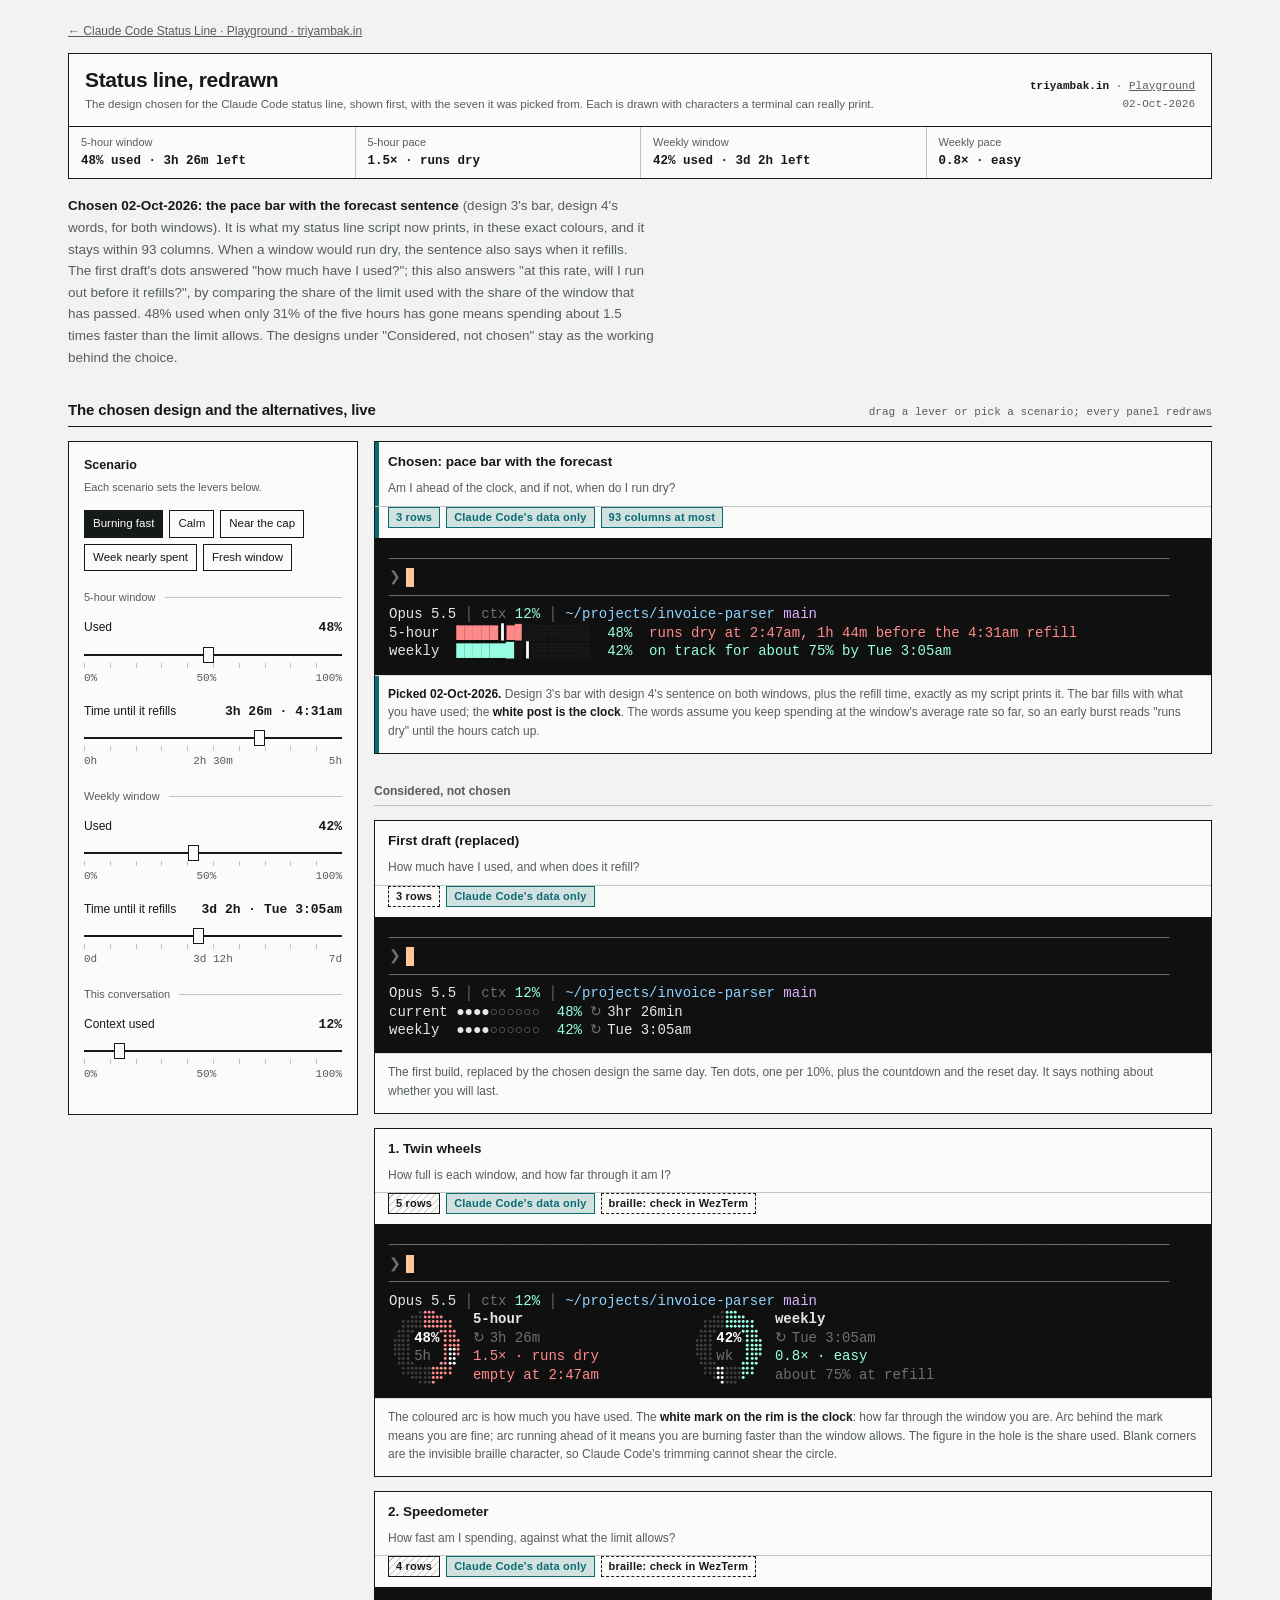
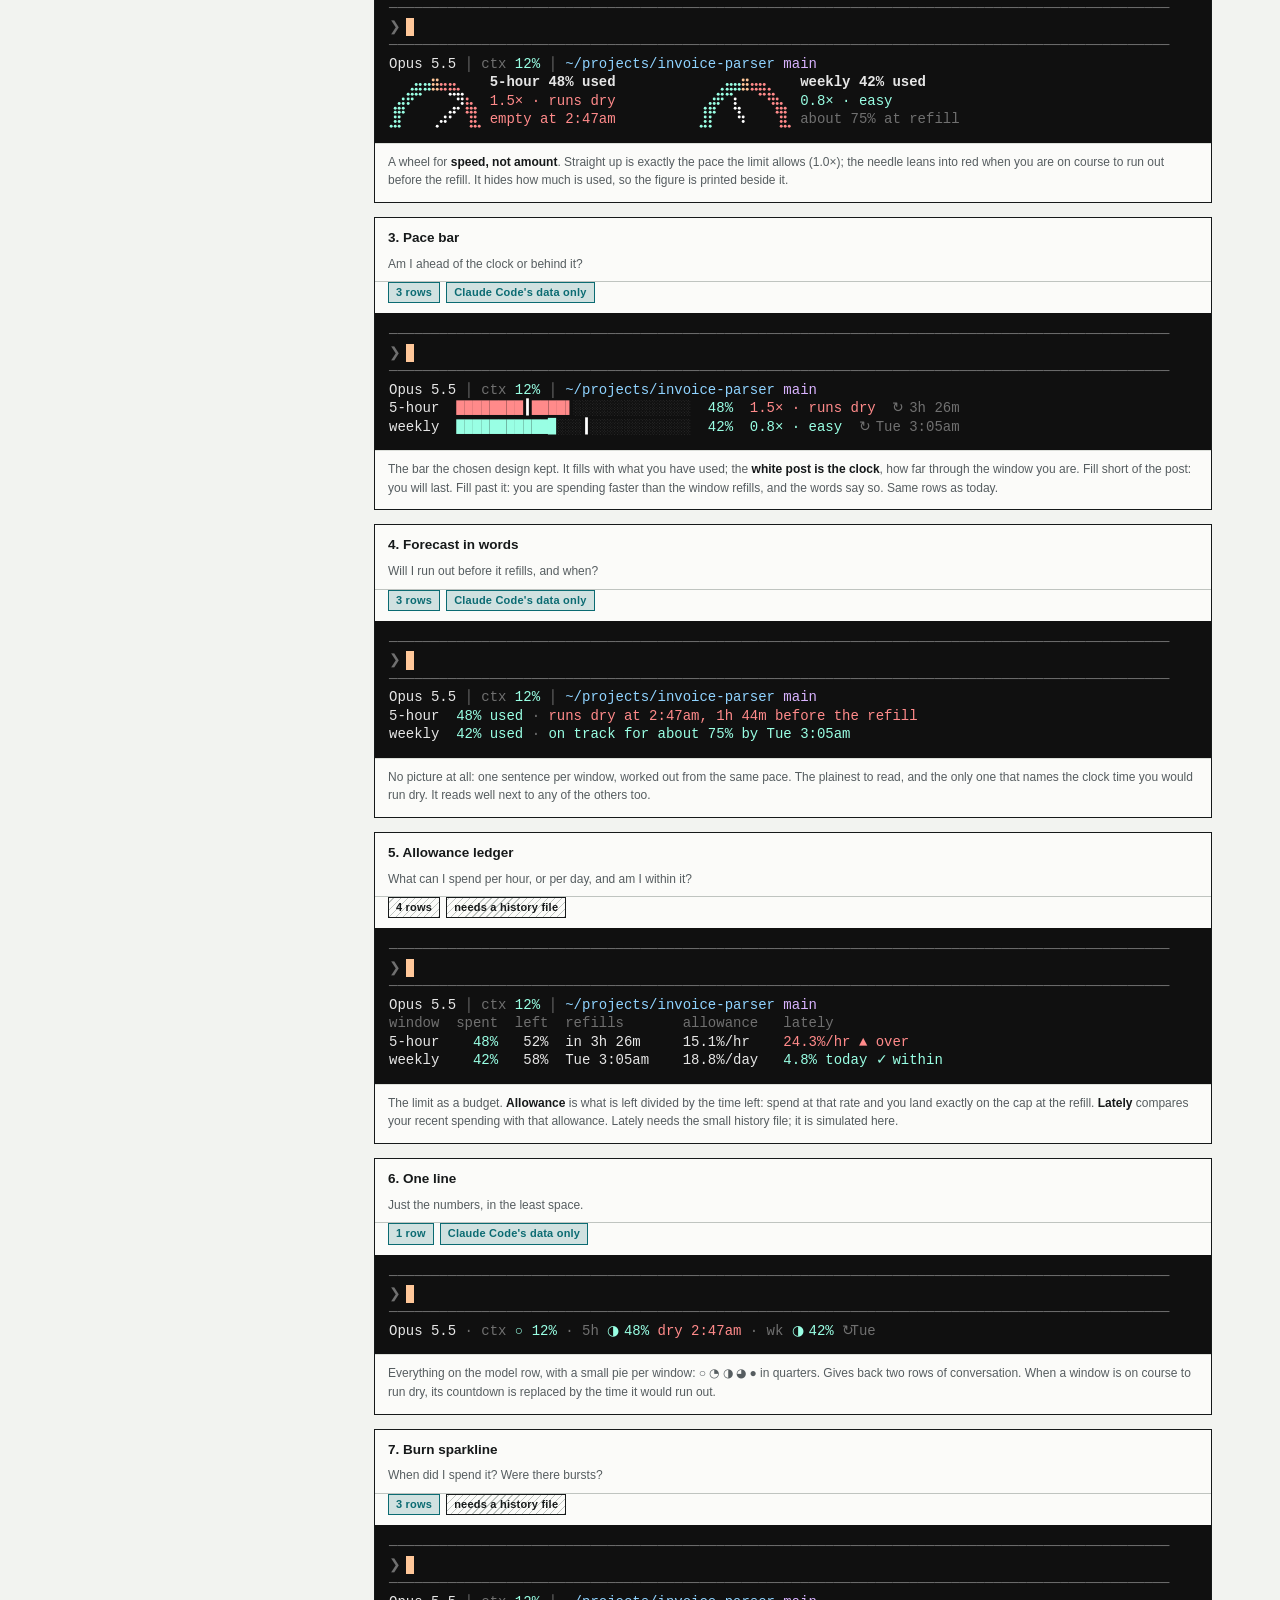
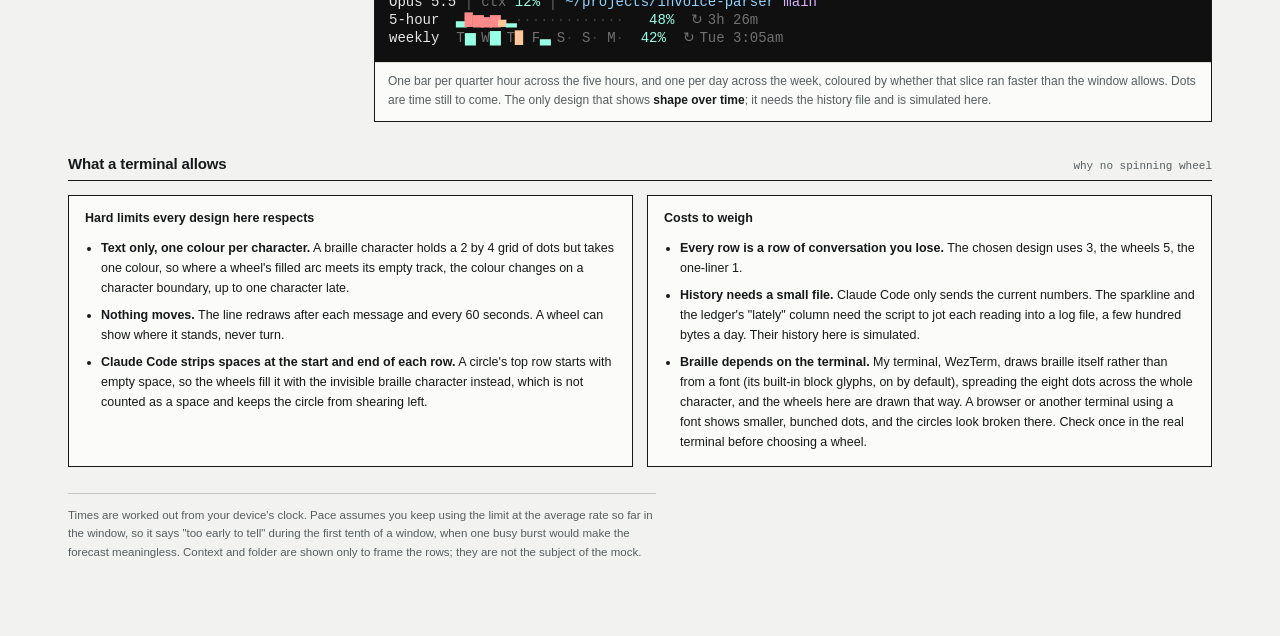
<file: playground/claude-statusline/designs.html>
<!doctype html>
<html lang="en">
<head>
<meta charset="utf-8">
<meta name="viewport" content="width=device-width, initial-scale=1">
<title>Status line, redrawn</title>
<style>
/* Seven designs for the Claude Code status line, compared live. Every terminal panel below is drawn cell by cell with
   characters a terminal can print, so what shows here is what the script could
   produce, give or take the font. */
  :root{
    --sheet:#F2F3F0; --panel:#FBFBF9; --ink:#16191A; --ink-2:#565D60;
    --rule:#BFC4C0; --rule-soft:#DCDFDA;
    --fill:#0B6B72; --fill-18:rgba(11,107,114,.18); --fill-30:rgba(11,107,114,.30);
    --mark:#8F5600;
    --mono:ui-monospace,"SF Mono",Menlo,Consolas,"Liberation Mono",monospace;
    --sans:"Helvetica Neue",Helvetica,Arial,"Liberation Sans",sans-serif;
    /* a dark terminal palette */
    --t-bg:#101010; --t-fg:#E6E6E6; --t-dim:#707070; --t-track:#3E3E3E;
    --t-g:#99FFE4; --t-y:#FFC799; --t-r:#FF8A8A; --t-c:#8FD3FF; --t-m:#D9B3FF; --t-w:#FFFFFF;
  }
  *{box-sizing:border-box}
  html{-webkit-text-size-adjust:100%;scrollbar-color:var(--rule) var(--sheet)}
  body{margin:0 auto;background:var(--sheet);color:var(--ink);font-family:var(--sans);
    font-size:13.5px;line-height:1.55;font-variant-numeric:tabular-nums;padding:22px 18px 64px;max-width:1180px}
  ::selection{background:var(--fill-30);color:var(--ink)}
  :focus-visible{outline:2px solid var(--fill);outline-offset:2px}
  .dim{color:var(--ink-2)}

  .titleblock{border:1px solid var(--ink);background:var(--panel)}
  .tb-main{display:flex;flex-wrap:wrap;justify-content:space-between;align-items:flex-end;gap:14px;padding:14px 16px 12px}
  .tb-main h1{margin:0;font-size:21px;line-height:1.12;font-weight:600;letter-spacing:-.015em}
  .tb-sub{font-size:11.5px;color:var(--ink-2);margin-top:5px}
  .tb-ref{text-align:right;font-family:var(--mono);font-size:11px;color:var(--ink-2);line-height:1.7;white-space:nowrap}
  .tb-ref b{color:var(--ink);font-weight:600}
  .tb-strip{display:grid;grid-template-columns:repeat(4,minmax(0,1fr));border-top:1px solid var(--ink)}
  .tb-cell{padding:7px 12px;border-left:1px solid var(--rule);min-width:0}
  .tb-cell:first-child{border-left:none}
  .tb-cell .k{font-size:11px;color:var(--ink-2)}
  .tb-cell .v{font-family:var(--mono);font-size:12.5px;font-weight:600;margin-top:1px}

  .lede{font-size:13.5px;color:var(--ink-2);max-width:78ch;margin:16px 0 4px;line-height:1.6}
  .lede b{color:var(--ink);font-weight:600}

  section{margin:30px 0 0}
  .srule{display:flex;align-items:baseline;gap:12px;border-bottom:1px solid var(--ink);padding-bottom:5px;margin-bottom:14px}
  .srule h2{margin:0;font-size:15px;font-weight:600;letter-spacing:-.01em;white-space:nowrap}
  .srule .fill{flex:1}
  .srule .ref{font-family:var(--mono);font-size:11px;color:var(--ink-2);white-space:nowrap}

  .work{display:grid;grid-template-columns:minmax(0,290px) minmax(0,1fr);gap:16px;align-items:start}
  .work>*{min-width:0}
  .panel{border:1px solid var(--ink);background:var(--panel);padding:14px 15px 16px;position:sticky;top:12px}
  .panel h3{margin:0 0 3px;font-size:12.5px;font-weight:600}
  .phint{font-size:11px;color:var(--ink-2);margin:0 0 14px}
  .subrule{display:flex;align-items:center;gap:9px;margin:18px 0 12px;font-size:11px;color:var(--ink-2)}
  .subrule::after{content:"";flex:1;height:1px;background:var(--rule)}

  .ctrl{margin-bottom:15px}
  .crow{display:flex;justify-content:space-between;align-items:baseline;gap:8px;margin-bottom:5px}
  .crow label{font-size:12px;line-height:1.3}
  .crow .val{font-family:var(--mono);font-size:13px;font-weight:600;white-space:nowrap}
  .rail{position:relative;padding-top:3px}
  .rail::before{content:"";position:absolute;left:0;right:0;top:19px;height:5px;pointer-events:none;
    background:repeating-linear-gradient(to right,var(--rule) 0 1px,transparent 1px 10%)}
  input[type=range]{-webkit-appearance:none;appearance:none;width:100%;height:16px;background:transparent;outline:none;margin:0;display:block;cursor:pointer}
  input[type=range]::-webkit-slider-runnable-track{height:2px;background:var(--ink)}
  input[type=range]::-moz-range-track{height:2px;background:var(--ink)}
  input[type=range]::-webkit-slider-thumb{-webkit-appearance:none;appearance:none;width:11px;height:16px;margin-top:-7px;
    background:var(--panel);border:1.5px solid var(--ink);box-shadow:inset 0 0 0 1px var(--panel),inset 0 -6px 0 -5px var(--fill);cursor:grab}
  input[type=range]::-moz-range-thumb{width:11px;height:16px;border-radius:0;background:var(--panel);border:1.5px solid var(--ink);cursor:grab}
  .rlabels{display:flex;justify-content:space-between;font-family:var(--mono);font-size:11px;color:var(--ink-2);margin-top:7px}

  .presets{display:flex;flex-wrap:wrap;gap:6px}
  .presets button{font:inherit;font-size:11.5px;padding:4px 8px;background:var(--panel);color:var(--ink);
    border:1px solid var(--ink);border-radius:0;cursor:pointer}
  .presets button:hover{background:var(--fill-18)}
  .presets button.on{background:var(--ink);color:var(--panel)}

  .cards{display:grid;gap:14px}
  .card{border:1px solid var(--ink);background:var(--panel);min-width:0}
  .card-h{display:flex;flex-wrap:wrap;align-items:baseline;gap:6px 12px;padding:10px 13px 8px;border-bottom:1px solid var(--rule)}
  .card-h h3{margin:0;font-size:13.5px;font-weight:600}
  .card-h .num{font-family:var(--mono);font-size:11px;color:var(--ink-2)}
  .card-h .q{font-size:12px;color:var(--ink-2);flex-basis:100%}
  .tags{display:flex;flex-wrap:wrap;gap:6px;padding:0 13px 10px}
  .tag{font-size:11px;font-weight:600;letter-spacing:.02em;padding:1px 7px;border:1px solid var(--ink)}
  .tag.ok{background:var(--fill-18);border-color:var(--fill);color:var(--fill)}
  .tag.ref{border-style:dashed}
  .tag.cost{background-image:repeating-linear-gradient(-45deg,var(--rule) 0 1px,transparent 1px 5px)}
  .card .note{font-size:12px;color:var(--ink-2);padding:9px 13px 12px;line-height:1.55;border-top:1px solid var(--rule-soft)}
  .card .note b{color:var(--ink);font-weight:600}
  .card.pick{box-shadow:inset 4px 0 0 0 var(--fill)}
  .grouphead{font-size:12px;font-weight:600;color:var(--ink-2);border-bottom:1px solid var(--rule);padding:14px 0 5px}

  /* The terminal. One span per cell, each exactly one character wide, so the
     braille wheels keep their shape even where the fallback font is wider. */
  .termwrap{overflow-x:auto;background:var(--t-bg)}
  .term{background:var(--t-bg);color:var(--t-fg);font-family:var(--mono);font-size:14px;padding:12px 14px 14px;
    min-width:calc(95ch + 28px);font-variant-numeric:normal}
  .tr{white-space:pre;height:1.32em;line-height:1.32em}
  .tc{display:inline-block;width:1ch;text-align:center;overflow:visible;vertical-align:top}
  .tc.d{color:var(--t-dim)} .tc.t{color:var(--t-track)} .tc.g{color:var(--t-g)} .tc.y{color:var(--t-y)}
  .tc.r{color:var(--t-r)} .tc.c{color:var(--t-c)} .tc.m{color:var(--t-m)} .tc.w{color:var(--t-w);font-weight:700}
  .tc.b{color:var(--t-fg);font-weight:700}
  .tc.cur{background:var(--t-y)}
  .tc.bx{height:1.32em}
  .tc.bx svg{display:block;width:100%;height:100%}

  .cols2{display:grid;grid-template-columns:repeat(auto-fit,minmax(300px,1fr));gap:14px}
  .box{border:1px solid var(--ink);background:var(--panel);padding:13px 16px 14px}
  .box h3{margin:0 0 9px;font-size:12.5px;font-weight:600}
  .box ul{margin:0;padding-left:16px;font-size:12.5px;line-height:1.6}
  .box li{margin-bottom:7px}
  .box li:last-child{margin-bottom:0}
  code{font-family:var(--mono);font-size:.92em}
  .footnote{font-size:11.5px;color:var(--ink-2);line-height:1.6;border-top:1px solid var(--rule);padding-top:12px;margin-top:26px;max-width:92ch}

  @media(max-width:1000px){ .work{grid-template-columns:1fr} .panel{position:static;max-width:520px} }
  @media(max-width:760px){
    .tb-strip{grid-template-columns:repeat(2,minmax(0,1fr))}
    .tb-cell{border-top:1px solid var(--rule)}
    .tb-cell:first-child,.tb-cell:nth-child(2){border-top:none}
    .tb-cell:nth-child(odd){border-left:none}
    body{padding:16px 14px 52px}
    .tb-main h1{font-size:18px}
    .srule{flex-wrap:wrap}
    .srule .ref{white-space:normal}
  }
</style>
</head>
<body>
<p style="margin:0 0 12px;font-size:12px"><a href="./" style="color:var(--ink-2)">&larr; Claude Code Status Line &middot; Playground &middot; triyambak.in</a></p>

<div class="titleblock">
  <div class="tb-main">
    <div>
      <h1>Status line, redrawn</h1>
      <div class="tb-sub">The design chosen for the Claude Code status line, shown first, with the seven it was picked from. Each is drawn with characters a terminal can really print.</div>
    </div>
    <div class="tb-ref"><b>triyambak.in</b> &middot; <a href="./" style="color:inherit">Playground</a><br>02-Oct-2026</div>
  </div>
  <div class="tb-strip">
    <div class="tb-cell"><div class="k">5-hour window</div><div class="v" id="s5"></div></div>
    <div class="tb-cell"><div class="k">5-hour pace</div><div class="v" id="p5"></div></div>
    <div class="tb-cell"><div class="k">Weekly window</div><div class="v" id="sw"></div></div>
    <div class="tb-cell"><div class="k">Weekly pace</div><div class="v" id="pw"></div></div>
  </div>
</div>

<p class="lede"><b>Chosen 02-Oct-2026: the pace bar with the forecast sentence</b> (design 3's bar, design 4's words, for both windows). It is what my status line script now prints, in these exact colours, and it stays within 93 columns. When a window would run dry, the sentence also says when it refills. The first draft's dots answered "how much have I used?"; this also answers "at this rate, will I run out before it refills?", by comparing the share of the limit used with the share of the window that has passed. 48% used when only 31% of the five hours has gone means spending about 1.5 times faster than the limit allows. The designs under "Considered, not chosen" stay as the working behind the choice.</p>

<section>
  <div class="srule"><h2>The chosen design and the alternatives, live</h2><span class="fill"></span><span class="ref">drag a lever or pick a scenario; every panel redraws</span></div>
  <div class="work">
    <div class="panel">
      <h3>Scenario</h3>
      <p class="phint">Each scenario sets the levers below.</p>
      <div class="presets" id="presets"></div>

      <div class="subrule">5-hour window</div>
      <div class="ctrl"><div class="crow"><label for="u5">Used</label><span class="val" id="u5v"></span></div>
        <div class="rail"><input type="range" id="u5" min="0" max="100" step="1"></div>
        <div class="rlabels"><span>0%</span><span>50%</span><span>100%</span></div></div>
      <div class="ctrl"><div class="crow"><label for="l5">Time until it refills</label><span class="val" id="l5v"></span></div>
        <div class="rail"><input type="range" id="l5" min="0" max="300" step="1"></div>
        <div class="rlabels"><span>0h</span><span>2h 30m</span><span>5h</span></div></div>

      <div class="subrule">Weekly window</div>
      <div class="ctrl"><div class="crow"><label for="uw">Used</label><span class="val" id="uwv"></span></div>
        <div class="rail"><input type="range" id="uw" min="0" max="100" step="1"></div>
        <div class="rlabels"><span>0%</span><span>50%</span><span>100%</span></div></div>
      <div class="ctrl"><div class="crow"><label for="lw">Time until it refills</label><span class="val" id="lwv"></span></div>
        <div class="rail"><input type="range" id="lw" min="0" max="168" step="1"></div>
        <div class="rlabels"><span>0d</span><span>3d 12h</span><span>7d</span></div></div>

      <div class="subrule">This conversation</div>
      <div class="ctrl"><div class="crow"><label for="cx">Context used</label><span class="val" id="cxv"></span></div>
        <div class="rail"><input type="range" id="cx" min="0" max="100" step="1"></div>
        <div class="rlabels"><span>0%</span><span>50%</span><span>100%</span></div></div>
    </div>

    <div class="cards" id="cards"></div>
  </div>
</section>

<section>
  <div class="srule"><h2>What a terminal allows</h2><span class="fill"></span><span class="ref">why no spinning wheel</span></div>
  <div class="cols2">
    <div class="box"><h3>Hard limits every design here respects</h3><ul>
      <li><b>Text only, one colour per character.</b> A braille character holds a 2 by 4 grid of dots but takes one colour, so where a wheel's filled arc meets its empty track, the colour changes on a character boundary, up to one character late.</li>
      <li><b>Nothing moves.</b> The line redraws after each message and every 60 seconds. A wheel can show where it stands, never turn.</li>
      <li><b>Claude Code strips spaces at the start and end of each row.</b> A circle's top row starts with empty space, so the wheels fill it with the invisible braille character instead, which is not counted as a space and keeps the circle from shearing left.</li>
    </ul></div>
    <div class="box"><h3>Costs to weigh</h3><ul>
      <li><b>Every row is a row of conversation you lose.</b> The chosen design uses 3, the wheels 5, the one-liner 1.</li>
      <li><b>History needs a small file.</b> Claude Code only sends the current numbers. The sparkline and the ledger's "lately" column need the script to jot each reading into a log file, a few hundred bytes a day. Their history here is simulated.</li>
      <li><b>Braille depends on the terminal.</b> My terminal, WezTerm, draws braille itself rather than from a font (its built-in block glyphs, on by default), spreading the eight dots across the whole character, and the wheels here are drawn that way. A browser or another terminal using a font shows smaller, bunched dots, and the circles look broken there. Check once in the real terminal before choosing a wheel.</li>
    </ul></div>
  </div>
</section>

<p class="footnote">Times are worked out from your device's clock. Pace assumes you keep using the limit at the average rate so far in the window, so it says "too early to tell" during the first tenth of a window, when one busy burst would make the forecast meaningless. Context and folder are shown only to frame the rows; they are not the subject of the mock.</p>

<script>
"use strict";
const W = 93;                       // terminal width the mock draws to, the chosen design's limit
const BLANK = "⠀";             // braille blank: looks empty, survives Claude Code's trim()
const DAYS = ["Sun","Mon","Tue","Wed","Thu","Fri","Sat"];
const EIGHTHS = ["","▏","▎","▍","▌","▋","▊","▉"];
const SPARK = ["▁","▂","▃","▄","▅","▆","▇","█"];
const BRAILLE_BITS = [[0x01,0x08],[0x02,0x10],[0x04,0x20],[0x40,0x80]];
const H5 = 5 * 3600, H7 = 7 * 86400;

const S = {};                       // lever values
const PRESETS = [
  ["Burning fast",      {u5:48, l5:206, uw:42, lw:74,  cx:12}],
  ["Calm",              {u5:12, l5:240, uw:20, lw:120, cx:31}],
  ["Near the cap",      {u5:91, l5:40,  uw:78, lw:30,  cx:64}],
  ["Week nearly spent", {u5:20, l5:150, uw:93, lw:50,  cx:44}],
  ["Fresh window",      {u5:3,  l5:290, uw:42, lw:74,  cx:5}],
];

/* ---------------------------------------------------------------- arithmetic */
function win(used, leftSec, lenSec) {
  const now = Date.now();
  const elapsed = Math.max(0, lenSec - leftSec), ef = elapsed / lenSec;
  const rate = elapsed > 0 ? used / elapsed : 0;           // % per second so far
  const pace = ef > 0 ? (used / 100) / ef : 0;             // 1.0 = exactly what the limit allows
  const dryIn = rate > 0 ? (100 - used) / rate : Infinity; // seconds until 100% at this rate
  const capped = used >= 100, early = ef < 0.10;
  let state, tone;
  if (capped)          { state = "at the cap";        tone = "r"; }
  else if (early)      { state = "too early to tell"; tone = "d"; }
  else if (pace > 1)   { state = "runs dry";          tone = "r"; }
  else if (pace >= .85){ state = "tight";             tone = "y"; }
  else                 { state = "easy";              tone = "g"; }
  return { used, leftSec, lenSec, ef, pace, dryIn, capped, early, state, tone,
           atRefill: used + rate * leftSec, resetAt: now + leftSec * 1000, dryAt: now + dryIn * 1000 };
}
const toneP = p => p >= 80 ? "r" : p >= 50 ? "y" : "g";
function fmtLeft(sec) {
  sec = Math.max(0, Math.round(sec));
  if (sec < 60) return "<1m";
  const d = Math.floor(sec / 86400), h = Math.floor(sec % 86400 / 3600), m = Math.floor(sec % 3600 / 60);
  return d ? `${d}d ${h}h` : h ? `${h}h ${m}m` : `${m}m`;
}
function fmtLeftLong(sec) {         // the wording today's script uses
  const h = Math.floor(sec / 3600), m = Math.floor(sec % 3600 / 60);
  return h ? `${h}hr ${m}min` : m ? `${m}min` : "<1min";
}
function clockOnly(ms) {
  const d = new Date(ms); let h = d.getHours(); const ap = h >= 12 ? "pm" : "am"; h = h % 12 || 12;
  return `${h}:${String(d.getMinutes()).padStart(2, "0")}${ap}`;
}
const dayClock = ms => `${DAYS[new Date(ms).getDay()]} ${clockOnly(ms)}`;
const when = ms => new Date(ms).toDateString() === new Date().toDateString() ? clockOnly(ms) : dayClock(ms);
// a moment told after another: the day only when its date differs from that one
const after = (ms, ref) => new Date(ms).toDateString() === new Date(ref).toDateString() ? clockOnly(ms) : dayClock(ms);
const pct = p => `${Math.round(p)}%`;

/* Seeded history, so the simulated shape holds still while the levers move. */
function rng(seed) { return () => { seed |= 0; seed = seed + 0x6D2B79F5 | 0; let t = Math.imul(seed ^ seed >>> 15, 1 | seed);
  t = t + Math.imul(t ^ t >>> 7, 61 | t) ^ t; return ((t ^ t >>> 14) >>> 0) / 4294967296; }; }
function history(w, n, seed) {
  const r = rng(seed), weights = [];
  for (let i = 0; i < n; i++) { const a = r(), b = r(); weights.push((0.25 + a * 0.75) * (b > 0.78 ? 2.6 : 1)); }
  const e = w.ef * n, full = Math.floor(e), part = e - full, vals = [];
  for (let i = 0; i < n; i++) vals.push(i < full ? weights[i] : i === full ? weights[i] * part : null);
  const sum = vals.reduce((s, v) => s + (v || 0), 0) || 1;
  return vals.map(v => v === null ? null : v / sum * w.used);
}

/* ---------------------------------------------------------------- cells */
const cell = (ch, c = "") => ({ ch, c });
const txt = (s, c = "") => Array.from(s).map(ch => cell(ch, c));
const pad = (cells, n) => { const out = cells.slice(0, n); while (out.length < n) out.push(cell(" ")); return out; };
const sep = () => txt(" │ ", "d");
function put(row, col, s, c) { Array.from(s).forEach((ch, i) => { row[col + i] = cell(ch, c); }); }

function header() {
  return [...txt("Opus 5.5"), ...sep(), ...txt("ctx ", "d"), ...txt(pct(S.cx), toneP(S.cx)),
          ...sep(), ...txt("~/projects/invoice-parser", "c"), ...txt(" "), ...txt("main", "m")];
}

/* A ring of braille dots. fill and tick are fractions of a turn, clockwise from 12 o'clock. */
function ring(cols, rows, rOut, rIn, fill, tick, fillTone) {
  const Wd = cols * 2, Hd = rows * 4, cx = Wd / 2, cy = Hd / 2;
  const g = [...Array(rows)].map(() => [...Array(cols)].map(() => ({ b: 0, f: 0, t: 0 })));
  for (let y = 0; y < Hd; y++) for (let x = 0; x < Wd; x++) {
    const dx = x + .5 - cx, dy = y + .5 - cy, r = Math.hypot(dx, dy);
    if (r < rIn || r > rOut) continue;
    let a = Math.atan2(dx, -dy); if (a < 0) a += 2 * Math.PI;
    const c = g[y >> 2][x >> 1]; c.b |= BRAILLE_BITS[y & 3][x & 1];
    if (a / (2 * Math.PI) < fill) c.f++; else c.t++;
  }
  let tx = -1, ty = -1;
  if (tick !== null) {
    const mid = (rIn + rOut) / 2, ta = tick * 2 * Math.PI;
    tx = Math.min(cols - 1, Math.floor((cx + mid * Math.sin(ta)) / 2));
    ty = Math.min(rows - 1, Math.floor((cy - mid * Math.cos(ta)) / 4));
  }
  return g.map((r, j) => r.map((c, i) => c.b === 0 ? cell(BLANK)
    : cell(String.fromCharCode(0x2800 + c.b), i === tx && j === ty ? "w" : c.f > 0 && c.f >= c.t ? fillTone : "t")));
}

/* A half dial for pace: green under 0.85x, amber to 1x, red past it; the needle is white. */
function speedo(w) {
  const cols = 11, rows = 3, cx = 11, cy = 12, rO = 10.6, rI = 8.0;
  const g = [...Array(rows)].map(() => [...Array(cols)].map(() => ({ b: 0, z: [0, 0, 0], n: false })));
  for (let y = 0; y < rows * 4; y++) for (let x = 0; x < cols * 2; x++) {
    const dx = x + .5 - cx, dy = y + .5 - cy, r = Math.hypot(dx, dy);
    if (dy > 0 || r < rI || r > rO) continue;
    const u = 1 - Math.atan2(-dy, dx) / Math.PI;           // 0 at the left end, 1 at the right
    const c = g[y >> 2][x >> 1]; c.b |= BRAILLE_BITS[y & 3][x & 1];
    c.z[u < .425 ? 0 : u <= .5 ? 1 : 2]++;
  }
  if (!w.early) {
    const th = Math.PI * (1 - Math.min(1, w.pace / 2));
    for (let t = 1.2; t < rI - .6; t += .3) {
      const x = Math.floor(cx + t * Math.cos(th)), y = Math.floor(cy - t * Math.sin(th));
      if (y < 0 || y >= rows * 4 || x < 0 || x >= cols * 2) continue;
      const c = g[y >> 2][x >> 1]; c.b |= BRAILLE_BITS[y & 3][x & 1]; c.n = true;
    }
  }
  return g.map(r => r.map(c => c.b === 0 ? cell(BLANK)
    : cell(String.fromCharCode(0x2800 + c.b), c.n ? "w" : ["g", "y", "r"][c.z.indexOf(Math.max(...c.z))])));
}

function paceWords(w) {
  if (w.capped) return txt("at the cap", "r");
  if (w.early)  return txt("too early to tell", "d");
  return txt(`${w.pace.toFixed(1)}× · ${w.state}`, w.tone);
}
function outlook(w) {
  if (w.capped) return txt("wait for the refill", "d");
  if (w.early)  return txt("", "d");
  if (w.atRefill > 100) return txt(`empty at ${when(w.dryAt)}`, "r");
  return txt(`about ${pct(w.atRefill)} at refill`, "d");
}

/* ---------------------------------------------------------------- the designs */
const DESIGNS = [
{ id: "chosen", name: "Chosen: pace bar with the forecast", q: "Am I ahead of the clock, and if not, when do I run dry?", pick: true,
  tags: [["3 rows", "ok"], ["Claude Code's data only", "ok"], ["93 columns at most", "ok"]],
  note: "<b>Picked 02-Oct-2026.</b> Design 3's bar with design 4's sentence on both windows, plus the refill time, exactly as my script prints it. The bar fills with what you have used; the <b>white post is the clock</b>. The words assume you keep spending at the window's average rate so far, so an early burst reads \"runs dry\" until the hours catch up.",
  draw(w5, ww) {
    const meter = (label, w, refill) => {
      const total = Math.max(0, Math.min(128, Math.floor(w.used * 128 / 100 + 0.5)));
      const full = total >> 3, part = total & 7, post = Math.max(0, Math.min(15, Math.floor(w.ef * 16)));
      let state, words;
      if (w.leftSec <= 0)        { state = "reset"; words = "refilled · updates after the next reply"; }
      else if (w.capped)         { state = "cap";   words = `at the cap · refills ${refill}`; }
      else if (w.early)          { state = "early"; words = `too early to tell · refills ${refill}`; }
      else if (w.atRefill > 100) { state = "dry";   words = `runs dry at ${when(w.dryAt)}, ${fmtLeft(w.leftSec - w.dryIn)} before the ${after(w.resetAt, w.dryAt)} refill`; }
      else { state = w.atRefill >= 85 ? "tight" : "easy"; words = `on track for about ${pct(w.atRefill)} by ${refill}`; }
      const fillTone = { dry: "r", cap: "r", tight: "y", easy: "g", early: toneP(w.used), reset: "t" }[state];
      const cells = Array.from({ length: 16 }, (_, i) =>
        state !== "reset" && i === post ? cell("┃", "w")
        : i < full ? cell("█", fillTone)
        : i === full && part > 0 ? cell(EIGHTHS[part], fillTone) : cell("░", "t"));
      const p = state === "reset" ? "--" : pct(w.used);
      return [...txt(label.padEnd(8)), ...cells, ...txt(" " + p.padStart(4), state === "reset" ? "d" : toneP(w.used)),
              ...txt("  "), ...txt(words, state === "early" || state === "reset" ? "d" : fillTone)];
    };
    return [header(), meter("5-hour", w5, when(w5.resetAt)), meter("weekly", ww, dayClock(ww.resetAt))];
  } },

{ id: "today", name: "First draft (replaced)", q: "How much have I used, and when does it refill?",
  tags: [["3 rows", "ref"], ["Claude Code's data only", "ok"]],
  note: "The first build, replaced by the chosen design the same day. Ten dots, one per 10%, plus the countdown and the reset day. It says nothing about whether you will last.",
  draw(w5, ww) {
    const m = (label, w, reset) => [...txt(label.padEnd(8)), ...Array.from({ length: 10 }, (_, i) =>
      i < Math.min(10, Math.floor(w.used / 10)) ? cell("●") : cell("○", "d")),
      ...txt(" "), ...txt(pct(w.used).padStart(4), toneP(w.used)), ...txt(" ↻ ", "d"), ...txt(reset)];
    return [header(), m("current", w5, fmtLeftLong(w5.leftSec)), m("weekly", ww, dayClock(ww.resetAt))];
  } },

{ id: "wheels", name: "1. Twin wheels", q: "How full is each window, and how far through it am I?",
  tags: [["5 rows", "cost"], ["Claude Code's data only", "ok"], ["braille: check in WezTerm", "ref"]],
  note: "The coloured arc is how much you have used. The <b>white mark on the rim is the clock</b>: how far through the window you are. Arc behind the mark means you are fine; arc running ahead of it means you are burning faster than the window allows. The figure in the hole is the share used. Blank corners are the invisible braille character, so Claude Code's trimming cannot shear the circle.",
  draw(w5, ww) {
    const block = (w, label, short, reset) => {
      const g = ring(9, 4, 7.9, 4.4, Math.min(1, w.used / 100), w.ef, w.early ? toneP(w.used) : w.tone);
      put(g[1], 3, (w.used >= 100 ? "100" : pct(w.used).padStart(3)), "w");
      put(g[2], 3, short.padEnd(3), "d");
      const lines = [txt(label, "b"), txt("↻ " + reset, "d"), paceWords(w), outlook(w)];
      return g.map((r, i) => [...r, cell(" "), ...pad(lines[i], 25)]);
    };
    const a = block(w5, "5-hour", "5h", fmtLeft(w5.leftSec)), b = block(ww, "weekly", "wk", dayClock(ww.resetAt));
    return [header(), ...a.map((r, i) => [...r, ...txt(" "), ...b[i]])];
  } },

{ id: "speedo", name: "2. Speedometer", q: "How fast am I spending, against what the limit allows?",
  tags: [["4 rows", "cost"], ["Claude Code's data only", "ok"], ["braille: check in WezTerm", "ref"]],
  note: "A wheel for <b>speed, not amount</b>. Straight up is exactly the pace the limit allows (1.0×); the needle leans into red when you are on course to run out before the refill. It hides how much is used, so the figure is printed beside it.",
  draw(w5, ww) {
    const block = (w, label) => {
      const g = speedo(w);
      const lines = [txt(`${label} ${pct(w.used)} used`, "b"), paceWords(w), outlook(w)];
      return g.map((r, i) => [...r, cell(" "), ...pad(lines[i], 23)]);
    };
    const a = block(w5, "5-hour"), b = block(ww, "weekly");
    return [header(), ...a.map((r, i) => [...r, ...txt("  "), ...b[i]])];
  } },

{ id: "pacebar", name: "3. Pace bar", q: "Am I ahead of the clock or behind it?",
  tags: [["3 rows", "ok"], ["Claude Code's data only", "ok"]],
  note: "The bar the chosen design kept. It fills with what you have used; the <b>white post is the clock</b>, how far through the window you are. Fill short of the post: you will last. Fill past it: you are spending faster than the window refills, and the words say so. Same rows as today.",
  draw(w5, ww) {
    const N = 28;
    const bar = (label, w, reset) => {
      const tone = w.early ? toneP(w.used) : w.tone, u = Math.min(1, w.used / 100);
      const full = Math.floor(u * N), rem = Math.round((u * N - full) * 8);
      const cells = Array.from({ length: N }, (_, i) =>
        i < full ? cell("█", tone) : i === full && rem > 0 ? cell(EIGHTHS[rem], tone) : cell("░", "t"));
      cells[Math.min(N - 1, Math.floor(w.ef * N))] = cell("┃", "w");
      return [...txt(label.padEnd(8)), ...cells, ...txt(pct(w.used).padStart(5), toneP(w.used)), ...txt("  "),
              ...paceWords(w), ...txt("  ↻ " + reset, "d")];
    };
    return [header(), bar("5-hour", w5, fmtLeft(w5.leftSec)), bar("weekly", ww, dayClock(ww.resetAt))];
  } },

{ id: "forecast", name: "4. Forecast in words", q: "Will I run out before it refills, and when?",
  tags: [["3 rows", "ok"], ["Claude Code's data only", "ok"]],
  note: "No picture at all: one sentence per window, worked out from the same pace. The plainest to read, and the only one that names the clock time you would run dry. It reads well next to any of the others too.",
  draw(w5, ww) {
    const line = (label, w, reset) => {
      let s, c;
      if (w.capped)               { s = `at the cap · refills ${reset}`; c = "r"; }
      else if (w.early)           { s = `too early to tell · refills ${reset}`; c = "d"; }
      else if (w.atRefill > 100)  { s = `runs dry at ${when(w.dryAt)}, ${fmtLeft(w.leftSec - w.dryIn)} before the refill`; c = "r"; }
      else                        { s = `on track for about ${pct(w.atRefill)} by ${reset}`; c = w.tone; }
      return [...txt(label.padEnd(8)), ...txt(pct(w.used) + " used", toneP(w.used)), ...txt(" · ", "d"), ...txt(s, c)];
    };
    return [header(), line("5-hour", w5, when(w5.resetAt)), line("weekly", ww, dayClock(ww.resetAt))];
  } },

{ id: "ledger", name: "5. Allowance ledger", q: "What can I spend per hour, or per day, and am I within it?",
  tags: [["4 rows", "cost"], ["needs a history file", "cost"]],
  note: "The limit as a budget. <b>Allowance</b> is what is left divided by the time left: spend at that rate and you land exactly on the cap at the refill. <b>Lately</b> compares your recent spending with that allowance. Lately needs the small history file; it is simulated here.",
  draw(w5, ww) {
    const h5 = history(w5, 20, 7), hw = history(ww, 7, 11);
    const done5 = h5.filter(v => v !== null), recentN = Math.min(4, done5.length);
    const recentHrs = Math.max(0.25, Math.min(4, w5.ef * 20) * 0.25);
    const lately5 = done5.slice(-recentN).reduce((s, v) => s + v, 0) / recentHrs;
    const today = hw[Math.min(6, Math.floor(ww.ef * 7))] || 0;
    const allow5 = w5.leftSec > 60 ? (100 - w5.used) / (w5.leftSec / 3600) : 0;
    const allowW = ww.leftSec > 60 ? (100 - ww.used) / (ww.leftSec / 86400) : 0;
    const col = (s, n, right) => right ? s.padStart(n) : s.padEnd(n);
    const r = (label, w, refill, allow, unit, latelyTxt, over) => [
      ...txt(col(label, 8)), ...txt(col(pct(w.used), 5, 1), toneP(w.used)), ...txt(col(pct(100 - w.used), 6, 1)),
      ...txt("  " + col(refill, 14)), ...txt(col(`${allow.toFixed(1)}%/${unit}`, 12)),
      ...txt(latelyTxt + " ", over ? "r" : "g"), ...txt(over ? "▲ over" : "✓ within", over ? "r" : "g")];
    return [header(),
      txt(col("window", 8) + col("spent", 5, 1) + col("left", 6, 1) + "  " + col("refills", 14) + col("allowance", 12) + "lately", "d"),
      r("5-hour", w5, "in " + fmtLeft(w5.leftSec), allow5, "hr", `${lately5.toFixed(1)}%/hr`, lately5 > allow5),
      r("weekly", ww, dayClock(ww.resetAt), allowW, "day", `${today.toFixed(1)}% today`, today > allowW)];
  } },

{ id: "oneline", name: "6. One line", q: "Just the numbers, in the least space.",
  tags: [["1 row", "ok"], ["Claude Code's data only", "ok"]],
  note: "Everything on the model row, with a small pie per window: ○ ◔ ◑ ◕ ● in quarters. Gives back two rows of conversation. When a window is on course to run dry, its countdown is replaced by the time it would run out.",
  draw(w5, ww) {
    const pie = p => ["○", "◔", "◑", "◕", "●"][Math.min(4, Math.round(p / 25))];
    const seg = (label, w, reset) => [...txt(label + " ", "d"), ...txt(pie(w.used) + " ", toneP(w.used)),
      ...txt(pct(w.used), toneP(w.used)), ...txt(" "),
      ...(w.atRefill > 100 && !w.early && !w.capped ? txt("dry " + when(w.dryAt), "r") : txt("↻" + reset, "d"))];
    return [[...txt("Opus 5.5"), ...txt(" · ", "d"), ...txt("ctx ", "d"), ...txt(pie(S.cx) + " ", toneP(S.cx)),
             ...txt(pct(S.cx), toneP(S.cx)), ...txt(" · ", "d"),
             ...seg("5h", w5, fmtLeft(w5.leftSec).replace(" ", "")), ...txt(" · ", "d"),
             ...seg("wk", ww, DAYS[new Date(ww.resetAt).getDay()])]];
  } },

{ id: "spark", name: "7. Burn sparkline", q: "When did I spend it? Were there bursts?",
  tags: [["3 rows", "ok"], ["needs a history file", "cost"]],
  note: "One bar per quarter hour across the five hours, and one per day across the week, coloured by whether that slice ran faster than the window allows. Dots are time still to come. The only design that shows <b>shape over time</b>; it needs the history file and is simulated here.",
  draw(w5, ww) {
    const bars = (vals, sust) => { const mx = Math.max(...vals.filter(v => v !== null), sust * .5);
      return vals.map(v => v === null ? cell("·", "t")
        : cell(SPARK[Math.max(0, Math.min(7, Math.ceil(v / mx * 8) - 1))], v > sust * 1.5 ? "r" : v > sust ? "y" : "g")); };
    const h5 = history(w5, 20, 7), hw = history(ww, 7, 11);
    const start = new Date(ww.resetAt - H7 * 1000);
    const days = [];
    bars(hw, 100 / 7).forEach((c, i) => { days.push(cell(DAYS[(start.getDay() + i) % 7][0], "d"), c, cell(" ")); });
    return [header(),
      [...txt("5-hour  "), ...bars(h5, 100 / 20), ...txt(pct(w5.used).padStart(6), toneP(w5.used)), ...txt("  ↻ " + fmtLeft(w5.leftSec), "d")],
      [...txt("weekly  "), ...days.slice(0, -1), ...txt(pct(ww.used).padStart(5), toneP(ww.used)), ...txt("  ↻ " + dayClock(ww.resetAt), "d")]];
  } },
];

/* ---------------------------------------------------------------- page */
const esc = s => s.replace(/&/g, "&amp;").replace(/</g, "&lt;").replace(/>/g, "&gt;");
/* WezTerm draws braille itself (custom_block_glyphs, on by default): eight dots
   spread across the whole cell. Browsers use a font whose dots are small and
   bunched, so the mock draws each braille cell the way WezTerm does. */
const DOT_XY = [[0, 0], [0, 1], [0, 2], [1, 0], [1, 1], [1, 2], [0, 3], [1, 3]];
function brailleSvg(code) {
  const bits = code - 0x2800;
  if (!bits) return "";
  const dots = DOT_XY.map(([x, y], i) => bits & (1 << i)
    ? `<circle cx="${2.6 + x * 4.8}" cy="${2.75 + y * 5.5}" r="1.75"/>` : "").join("");
  return `<svg viewBox="0 0 10 22" preserveAspectRatio="none" fill="currentColor" aria-hidden="true">${dots}</svg>`;
}
function renderRows(rows) {
  const frame = [txt("─".repeat(W), "d"), [...txt("❯ ", "d"), cell(" ", "cur")], txt("─".repeat(W), "d")];
  return [...frame, ...rows].map(r => `<div class="tr">${r.map(x => {
    const code = x.ch.codePointAt(0);
    return code >= 0x2800 && code <= 0x28FF
      ? `<span class="tc bx ${x.c}">${brailleSvg(code)}</span>`
      : `<span class="tc ${x.c}">${esc(x.ch)}</span>`;
  }).join("")}</div>`).join("");
}

function buildCards() {
  document.getElementById("cards").innerHTML = DESIGNS.map((d, i) => `${i === 1 ? '<div class="grouphead">Considered, not chosen</div>' : ""}
    <div class="card${d.pick ? " pick" : ""}" id="card-${d.id}">
      <div class="card-h"><h3>${d.name}</h3><span class="q">${d.q}</span></div>
      <div class="tags">${d.tags.map(([t, k]) => `<span class="tag ${k}">${t}</span>`).join("")}</div>
      <div class="termwrap"><div class="term" id="term-${d.id}"></div></div>
      <div class="note">${d.note}</div>
    </div>`).join("");
}

function render() {
  for (const k of ["u5", "l5", "uw", "lw", "cx"]) S[k] = +document.getElementById(k).value;
  const w5 = win(S.u5, S.l5 * 60, H5), ww = win(S.uw, S.lw * 3600, H7);
  document.getElementById("u5v").textContent = pct(S.u5);
  document.getElementById("l5v").textContent = fmtLeft(S.l5 * 60) + " · " + when(w5.resetAt);
  document.getElementById("uwv").textContent = pct(S.uw);
  document.getElementById("lwv").textContent = fmtLeft(S.lw * 3600) + " · " + dayClock(ww.resetAt);
  document.getElementById("cxv").textContent = pct(S.cx);
  const paceTxt = w => w.capped ? "at the cap" : w.early ? "too early to tell" : `${w.pace.toFixed(1)}× · ${w.state}`;
  document.getElementById("s5").textContent = `${pct(w5.used)} used · ${fmtLeft(w5.leftSec)} left`;
  document.getElementById("sw").textContent = `${pct(ww.used)} used · ${fmtLeft(ww.leftSec)} left`;
  document.getElementById("p5").textContent = paceTxt(w5);
  document.getElementById("pw").textContent = paceTxt(ww);
  for (const d of DESIGNS) {
    const rows = d.draw(w5, ww);
    // Claude Code trims each row: a row that starts or ends with a plain space would not survive as drawn.
    rows.forEach((r, i) => { if (r.length && (/\s/.test(r[0].ch) || r.length > W))
      console.warn(`${d.id} row ${i}: ${/\s/.test(r[0].ch) ? "starts with a space" : "wider than " + W}`); });
    document.getElementById("term-" + d.id).innerHTML = renderRows(rows);
  }
}

function setPreset(i) {
  const [, v] = PRESETS[i];
  for (const k in v) document.getElementById(k).value = v[k];
  document.querySelectorAll("#presets button").forEach((b, j) => b.classList.toggle("on", j === i));
  render();
}

document.getElementById("presets").innerHTML = PRESETS.map(([n], i) => `<button type="button" data-i="${i}">${n}</button>`).join("");
document.getElementById("presets").addEventListener("click", e => { const b = e.target.closest("button"); if (b) setPreset(+b.dataset.i); });
for (const k of ["u5", "l5", "uw", "lw", "cx"]) document.getElementById(k).addEventListener("input", () => {
  document.querySelectorAll("#presets button").forEach(b => b.classList.remove("on")); render(); });
buildCards();
setPreset(0);
</script>
</body>
</html>
</file>
<file: assets/site.css>
/* ─────────────────────────────────────────
       RESET & BASE
    ───────────────────────────────────────── */
    *, *::before, *::after { box-sizing: border-box; margin: 0; padding: 0; }

    :root {
      --bg:            #070707;
      --card-bg:       rgba(16, 16, 16, 0.72);
      --card-bg-h:     rgba(24, 24, 24, 0.85);
      --border:        rgba(255,255,255,0.07);
      --border-h:      rgba(255,255,255,0.13);
      --t1:            #e0e0e0;
      --t2:            rgba(224,224,224,0.52);
      --t3:            rgba(224,224,224,0.28);
      --silver:        rgba(200,200,200,0.8);
      --radius:        18px;
      --radius-sm:     10px;
      --ease:          cubic-bezier(0.25,0.46,0.45,0.94);
      --trans:         0.35s var(--ease);
      --font-d:        'Cormorant Garamond', Georgia, serif;
      --font-b:        'Inter', system-ui, sans-serif;
      --font-m:        'JetBrains Mono', 'Courier New', monospace;
    }

    html { scroll-behavior: smooth; background: var(--bg); }

    body {
      font-family: var(--font-b);
      color: var(--t1);
      background: var(--bg);
      overflow-x: hidden;
      -webkit-font-smoothing: antialiased;
      line-height: 1.6;
    }

    a { color: inherit; text-decoration: none; }
    ul { list-style: none; }

    /* ─────────────────────────────────────────
       BACKGROUND LAYER
    ───────────────────────────────────────── */
    .bg-layer {
      position: fixed; inset: 0; z-index: 0;
      overflow: hidden; pointer-events: none;
    }

    .orb {
      position: absolute; border-radius: 50%;
      filter: blur(110px); will-change: transform;
    }
    .orb-1 {
      width: 75vw; height: 75vw;
      background: radial-gradient(circle at center, rgba(130,130,130,0.13) 0%, transparent 70%);
      top: -25vw; left: -20vw;
      animation: drift1 38s ease-in-out infinite alternate;
    }
    .orb-2 {
      width: 55vw; height: 55vw;
      background: radial-gradient(circle at center, rgba(100,100,100,0.09) 0%, transparent 70%);
      bottom: -15vw; right: -15vw;
      animation: drift2 48s ease-in-out infinite alternate;
    }
    .orb-3 {
      width: 40vw; height: 40vw;
      background: radial-gradient(circle at center, rgba(80,80,80,0.07) 0%, transparent 70%);
      top: 40%; left: 55%;
      animation: drift3 58s ease-in-out infinite alternate;
    }
    @keyframes drift1 { from { transform: translate(0,0) scale(1); }    to { transform: translate(7vw,5vw) scale(1.1); } }
    @keyframes drift2 { from { transform: translate(0,0) scale(1); }    to { transform: translate(-5vw,-7vw) scale(1.08); } }
    @keyframes drift3 { from { transform: translate(0,0) scale(1); }    to { transform: translate(-4vw,4vw) scale(0.92); } }

    .grid-lines {
      position: absolute; inset: 0;
      background-image:
        linear-gradient(rgba(255,255,255,0.016) 1px, transparent 1px),
        linear-gradient(90deg, rgba(255,255,255,0.016) 1px, transparent 1px);
      background-size: 64px 64px;
    }

    /* Cursor glow (added via JS) */
    #cursor-glow {
      position: fixed; pointer-events: none; z-index: 1;
      width: 500px; height: 500px;
      border-radius: 50%;
      background: radial-gradient(circle at center, rgba(170,170,170,0.055) 0%, transparent 65%);
      transform: translate(-50%,-50%);
      transition: left 0.08s linear, top 0.08s linear;
    }

    /* ─────────────────────────────────────────
       NAVIGATION
    ───────────────────────────────────────── */
    nav {
      position: fixed; top: 0; left: 0; right: 0; z-index: 1000;
      height: 62px; padding: 0 48px;
      display: flex; align-items: center; justify-content: space-between;
      background: rgba(7,7,7,0.78);
      backdrop-filter: blur(28px); -webkit-backdrop-filter: blur(28px);
      border-bottom: 1px solid var(--border);
    }

    .nav-logo {
      display: flex; align-items: center; gap: 10px;
      font-family: var(--font-d); font-size: 18px; font-weight: 500;
      letter-spacing: 0.03em;
    }
    .logo-badge {
      width: 38px; height: 38px; border-radius: 50%;
      border: 1px solid var(--border-h);
      overflow: hidden; flex-shrink: 0;
      box-shadow: 0 4px 14px rgba(0,0,0,0.5);
    }
    .logo-badge img {
      width: 100%; height: 100%;
      object-fit: cover; object-position: center top;
      filter: contrast(1.06) brightness(0.92);
      display: block;
    }

    .nav-links {
      display: flex; gap: 2px; align-items: center;
    }
    .nav-links a {
      padding: 6px 13px; font-size: 11.5px; font-weight: 400;
      letter-spacing: 0.07em; text-transform: uppercase;
      color: var(--t2); border-radius: 7px;
      transition: var(--trans);
    }
    .nav-links a:hover, .nav-links a.active {
      color: var(--t1); background: rgba(255,255,255,0.06);
    }

    .nav-hamburger {
      display: none; flex-direction: column; gap: 5px;
      cursor: pointer; padding: 8px; border: none; background: none;
    }
    .nav-hamburger span {
      display: block; width: 22px; height: 1px;
      background: var(--t2); transition: var(--trans);
    }

    /* Mobile menu */
    .mobile-menu {
      display: none; position: fixed; inset: 0; z-index: 1001;
      background: rgba(7,7,7,0.97);
      backdrop-filter: blur(30px); -webkit-backdrop-filter: blur(30px);
      flex-direction: column; align-items: center; justify-content: center; gap: 20px;
    }
    .mobile-menu.open { display: flex; }
    .mobile-menu a {
      font-family: var(--font-d); font-size: 36px; font-weight: 300;
      color: var(--t1); letter-spacing: 0.05em;
      transition: var(--trans);
    }
    .mobile-menu a:hover { color: var(--t2); }
    .mobile-menu-close {
      position: absolute; top: 24px; right: 32px;
      background: none; border: none; color: var(--t2);
      font-size: 28px; cursor: pointer; font-weight: 300;
    }

    /* ─────────────────────────────────────────
       LAYOUT
    ───────────────────────────────────────── */
    main { position: relative; z-index: 1; padding-top: 62px; }

    .container { max-width: 1140px; margin: 0 auto; padding: 0 36px; }

    section { padding: 108px 0; }

    /* ─────────────────────────────────────────
       SECTION HEADERS
    ───────────────────────────────────────── */
    .eyebrow {
      font-family: var(--font-m); font-size: 10.5px; letter-spacing: 0.22em;
      text-transform: uppercase; color: var(--t3); margin-bottom: 14px;
      display: flex; align-items: center; gap: 12px;
    }
    .eyebrow::before {
      content: ''; display: block; width: 28px; height: 1px;
      background: rgba(255,255,255,0.15);
    }

    .sec-title {
      font-family: var(--font-d); font-size: clamp(38px, 5vw, 56px);
      font-weight: 400; line-height: 1.12; color: var(--t1); margin-bottom: 52px;
    }
    .sec-title em { font-style: italic; color: var(--t2); }

    /* ─────────────────────────────────────────
       GLASS CARD
    ───────────────────────────────────────── */
    .glass {
      background: var(--card-bg);
      backdrop-filter: blur(22px); -webkit-backdrop-filter: blur(22px);
      border: 1px solid var(--border);
      border-radius: var(--radius);
      box-shadow: 0 8px 44px rgba(0,0,0,0.55), inset 0 1px 0 rgba(255,255,255,0.07);
      transition: var(--trans);
    }
    .glass:hover {
      background: var(--card-bg-h);
      border-color: var(--border-h);
      box-shadow: 0 14px 56px rgba(0,0,0,0.65), inset 0 1px 0 rgba(255,255,255,0.1);
      transform: translateY(-3px);
    }
    .glass-flat { /* no hover lift */
      background: var(--card-bg);
      backdrop-filter: blur(22px); -webkit-backdrop-filter: blur(22px);
      border: 1px solid var(--border);
      border-radius: var(--radius);
      box-shadow: 0 8px 44px rgba(0,0,0,0.55), inset 0 1px 0 rgba(255,255,255,0.07);
    }

    /* ─────────────────────────────────────────
       TAGS / PILLS
    ───────────────────────────────────────── */
    .tag {
      display: inline-block; padding: 5px 13px;
      background: rgba(255,255,255,0.05); border: 1px solid rgba(255,255,255,0.09);
      border-radius: 100px; font-family: var(--font-m); font-size: 11px;
      letter-spacing: 0.04em; color: var(--t2); transition: var(--trans);
    }
    .tag:hover { border-color: var(--border-h); color: var(--t1); }

    /* ─────────────────────────────────────────
       HERO SECTION
    ───────────────────────────────────────── */
    #hero {
      min-height: 100vh; display: flex; align-items: center;
      position: relative; overflow: hidden;
    }

    .hero-spotlight {
      position: absolute; width: 900px; height: 900px; pointer-events: none;
      background: radial-gradient(ellipse at center, rgba(160,160,160,0.07) 0%, transparent 62%);
      top: 50%; left: 50%; transform: translate(-48%, -55%);
    }

    .hero-inner {
      position: relative; z-index: 1;
      max-width: 1140px; margin: 0 auto;
      padding: 130px 36px 100px;
      /* grid override applied below in HERO PHOTO section */
    }

    .hero-label {
      font-family: var(--font-m); font-size: 11px; letter-spacing: 0.24em;
      text-transform: uppercase; color: var(--t3); margin-bottom: 22px;
      display: flex; align-items: center; gap: 14px;
      opacity: 0; animation: fadeUp 0.9s var(--ease) 0.1s forwards;
    }
    .hero-label::before { content: ''; width: 36px; height: 1px; background: var(--border-h); }

    .hero-name {
      font-family: var(--font-d); font-weight: 300; line-height: 0.96;
      letter-spacing: -0.02em; color: var(--t1); margin-bottom: 10px;
      font-size: clamp(60px, 11vw, 128px);
      opacity: 0; animation: fadeUp 1s var(--ease) 0.25s forwards;
    }
    .hero-name .dim { color: var(--t2); }

    .hero-subtitle {
      font-family: var(--font-d); font-weight: 300; font-style: italic;
      font-size: clamp(22px, 3.5vw, 38px); color: var(--t2); margin-bottom: 38px;
      opacity: 0; animation: fadeUp 0.9s var(--ease) 0.4s forwards;
    }

    .hero-tags {
      display: flex; flex-wrap: wrap; gap: 8px; margin-bottom: 50px;
      opacity: 0; animation: fadeUp 0.9s var(--ease) 0.55s forwards;
    }

    .hero-actions {
      display: flex; gap: 14px; align-items: center; flex-wrap: wrap;
      opacity: 0; animation: fadeUp 0.9s var(--ease) 0.7s forwards;
    }

    .btn {
      display: inline-flex; align-items: center; gap: 8px;
      padding: 13px 30px; border-radius: 100px;
      font-family: var(--font-b); font-size: 13px; font-weight: 500;
      letter-spacing: 0.04em; cursor: pointer; border: none;
      transition: var(--trans);
    }
    .btn-primary {
      background: rgba(255,255,255,0.1); color: var(--t1);
      border: 1px solid rgba(255,255,255,0.16);
    }
    .btn-primary:hover { background: rgba(255,255,255,0.16); border-color: rgba(255,255,255,0.25); }
    .btn-ghost {
      background: transparent; color: var(--t2);
      border: 1px solid var(--border);
    }
    .btn-ghost:hover { color: var(--t1); border-color: var(--border-h); background: rgba(255,255,255,0.04); }

    .hero-scroll {
      position: absolute; bottom: 40px; left: 50%;
      transform: translateX(-50%);
      display: flex; flex-direction: column; align-items: center; gap: 10px;
      color: var(--t3); font-family: var(--font-m); font-size: 9.5px;
      letter-spacing: 0.18em; text-transform: uppercase;
      animation: fadeUp 1s var(--ease) 1.2s both;
    }
    .scroll-line {
      width: 1px; height: 52px;
      background: linear-gradient(to bottom, transparent, var(--border-h), transparent);
      animation: scrollPulse 2.4s ease-in-out infinite;
    }
    @keyframes scrollPulse { 0%,100% { opacity: 0.25; } 50% { opacity: 1; } }

    /* ─────────────────────────────────────────
       STATS BAR
    ───────────────────────────────────────── */
    .stats-bar {
      display: grid; grid-template-columns: repeat(4,1fr);
      gap: 1px; background: var(--border);
      border: 1px solid var(--border); border-radius: var(--radius);
      overflow: hidden; margin-bottom: 52px;
    }
    .stat-item {
      background: var(--card-bg); padding: 30px 20px; text-align: center;
      transition: var(--trans);
    }
    .stat-item:hover { background: var(--card-bg-h); }
    .stat-value {
      font-family: var(--font-d); font-size: 52px; font-weight: 300;
      line-height: 1; color: var(--t1); margin-bottom: 10px;
    }
    .stat-label {
      font-family: var(--font-m); font-size: 10px; letter-spacing: 0.14em;
      text-transform: uppercase; color: var(--t3); line-height: 1.5;
    }

    /* ─────────────────────────────────────────
       ABOUT
    ───────────────────────────────────────── */
    .about-grid { display: grid; grid-template-columns: 1fr 1.65fr; gap: 24px; align-items: start; }

    .info-card { padding: 38px; }
    .info-list { list-style: none; }
    .info-list li {
      display: flex; flex-direction: column; gap: 5px;
      padding: 15px 0; border-bottom: 1px solid var(--border);
    }
    .info-list li:first-child { border-top: 1px solid var(--border); padding-top: 15px; }
    .info-label { font-family: var(--font-m); font-size: 9.5px; letter-spacing: 0.18em; text-transform: uppercase; color: var(--t3); }
    .info-value { font-size: 13.5px; color: var(--t1); line-height: 1.5; }

    .about-text { padding: 42px; }
    .about-text p { font-size: 15.5px; font-weight: 300; color: var(--t2); line-height: 1.85; margin-bottom: 22px; }
    .about-text p:last-child { margin-bottom: 0; }
    .about-text strong { color: var(--t1); font-weight: 500; }

    /* ─────────────────────────────────────────
       EXPERIENCE TIMELINE
    ───────────────────────────────────────── */
    .timeline { position: relative; padding-left: 36px; }
    .timeline::before {
      content: ''; position: absolute; left: 0; top: 10px; bottom: 0;
      width: 1px; background: linear-gradient(to bottom, rgba(255,255,255,0.18), transparent);
    }
    .tl-item { position: relative; margin-bottom: 28px; }
    .tl-item::before {
      content: ''; position: absolute; left: -41px; top: 10px;
      width: 10px; height: 10px; border-radius: 50%;
      background: rgba(180,180,180,0.35); border: 1px solid rgba(200,200,200,0.55);
    }
    .tl-card { padding: 34px 38px; }
    .tl-head {
      display: flex; justify-content: space-between; align-items: flex-start;
      gap: 16px; margin-bottom: 6px;
    }
    .tl-role {
      font-family: var(--font-d); font-size: 26px; font-weight: 500; color: var(--t1);
    }
    .tl-period {
      font-family: var(--font-m); font-size: 10.5px; color: var(--t3);
      white-space: nowrap; padding-top: 7px;
    }
    .tl-firm { font-size: 13.5px; color: var(--t2); margin-bottom: 22px; }
    .tl-bullets { list-style: none; }
    .tl-bullets li {
      position: relative; padding-left: 18px; margin-bottom: 11px;
      font-size: 13.5px; font-weight: 300; color: var(--t2); line-height: 1.7;
    }
    .tl-bullets li::before { content: '—'; position: absolute; left: 0; color: var(--t3); }

    /* ─────────────────────────────────────────
       PRACTICE AREAS
    ───────────────────────────────────────── */
    .practice-grid { display: grid; grid-template-columns: repeat(3,1fr); gap: 20px; }
    .practice-card { padding: 38px; }
    .practice-icon {
      width: 46px; height: 46px; border-radius: 13px;
      background: rgba(255,255,255,0.05); border: 1px solid var(--border);
      display: flex; align-items: center; justify-content: center; margin-bottom: 22px;
    }
    .practice-icon svg { width: 22px; height: 22px; stroke: var(--t2); fill: none; stroke-width: 1.4; stroke-linecap: round; stroke-linejoin: round; }
    .practice-num { font-family: var(--font-m); font-size: 10px; letter-spacing: 0.15em; color: var(--t3); margin-bottom: 10px; }
    .practice-title { font-family: var(--font-d); font-size: 23px; font-weight: 500; color: var(--t1); margin-bottom: 20px; }
    .practice-list { list-style: none; }
    .practice-list li {
      font-size: 13px; font-weight: 300; color: var(--t2);
      padding: 8px 0; border-bottom: 1px solid rgba(255,255,255,0.04);
      display: flex; align-items: center; gap: 10px; line-height: 1.5;
    }
    .practice-list li:last-child { border-bottom: none; }
    .practice-list li::before {
      content: ''; width: 4px; height: 4px; border-radius: 50%;
      background: rgba(200,200,200,0.3); flex-shrink: 0;
    }

    /* ─────────────────────────────────────────
       QUALIFICATIONS
    ───────────────────────────────────────── */
    .qual-grid { display: grid; grid-template-columns: 1fr 1fr; gap: 20px; }
    .qual-card { padding: 38px; }
    .qual-card-label { font-family: var(--font-m); font-size: 10px; letter-spacing: 0.2em; text-transform: uppercase; color: var(--t3); margin-bottom: 26px; }
    .qual-row {
      display: flex; align-items: flex-start; gap: 14px;
      padding: 14px 0; border-bottom: 1px solid rgba(255,255,255,0.04);
    }
    .qual-row:last-child { border-bottom: none; }
    .qual-check {
      width: 22px; height: 22px; border-radius: 50%;
      background: rgba(255,255,255,0.05); border: 1px solid rgba(255,255,255,0.1);
      display: flex; align-items: center; justify-content: center; flex-shrink: 0; margin-top: 1px;
    }
    .qual-check svg { width: 10px; height: 10px; stroke: rgba(200,200,200,0.65); fill: none; stroke-width: 2.2; stroke-linecap: round; stroke-linejoin: round; }
    .qual-name { font-size: 13.5px; color: var(--t1); line-height: 1.45; }
    .qual-sub { font-size: 11.5px; color: var(--t3); margin-top: 4px; }

    .acad-row {
      padding: 15px 0; border-bottom: 1px solid rgba(255,255,255,0.04);
    }
    .acad-row:last-child { border-bottom: none; }
    .acad-degree { font-size: 13.5px; color: var(--t1); }
    .acad-org { font-size: 11.5px; color: var(--t3); margin-top: 4px; }

    /* ─────────────────────────────────────────
       SKILLS
    ───────────────────────────────────────── */
    .skills-grid { display: grid; grid-template-columns: 1fr 1fr; gap: 20px; }
    .skill-card { padding: 32px 36px; }
    .skill-cat { font-family: var(--font-m); font-size: 10px; letter-spacing: 0.2em; text-transform: uppercase; color: var(--t3); margin-bottom: 18px; }
    .skill-sub { font-size: 11.5px; font-weight: 500; color: var(--t2); margin: 16px 0 10px; letter-spacing: 0.02em; }
    .tags-wrap { display: flex; flex-wrap: wrap; gap: 7px; }

    /* ─────────────────────────────────────────
       READING & WATCH LIST
    ───────────────────────────────────────── */
    .filter-row { display: flex; gap: 8px; margin-bottom: 32px; flex-wrap: wrap; }
    .filter-btn {
      padding: 6px 16px; background: transparent;
      border: 1px solid var(--border); border-radius: 100px;
      font-family: var(--font-m); font-size: 11px; letter-spacing: 0.07em;
      color: var(--t2); cursor: pointer; transition: var(--trans);
    }
    .filter-btn:hover, .filter-btn.active {
      background: rgba(255,255,255,0.06); border-color: var(--border-h); color: var(--t1);
    }
    .content-grid { display: grid; grid-template-columns: repeat(3,1fr); gap: 20px; min-height: 240px; }
    .content-card { padding: 28px 30px; display: flex; flex-direction: column; gap: 10px; }
    .content-card .cat-tag { margin-bottom: 4px; }
    .cc-title { font-family: var(--font-d); font-size: 19px; font-weight: 500; color: var(--t1); line-height: 1.3; }
    .cc-sub { font-size: 12.5px; color: var(--t3); }
    .cc-notes { font-size: 13px; font-weight: 300; color: var(--t2); line-height: 1.65; flex: 1; }
    .cc-footer {
      display: flex; justify-content: space-between; align-items: center;
      padding-top: 14px; border-top: 1px solid var(--border); margin-top: auto;
    }
    .status-badge {
      display: inline-flex; align-items: center; gap: 6px;
      padding: 4px 11px; border-radius: 100px;
      font-family: var(--font-m); font-size: 10px; letter-spacing: 0.05em;
    }
    .status-dot { width: 5px; height: 5px; border-radius: 50%; background: currentColor; }
    .s-reading, .s-watching { background: rgba(180,180,180,0.07); color: rgba(210,210,210,0.7); border: 1px solid rgba(200,200,200,0.11); }
    .s-completed { background: rgba(100,180,100,0.07); color: rgba(140,210,140,0.75); border: 1px solid rgba(100,180,100,0.12); }
    .s-queue { background: rgba(130,130,190,0.07); color: rgba(160,160,210,0.75); border: 1px solid rgba(130,130,190,0.12); }
    .cc-meta { font-family: var(--font-m); font-size: 10.5px; color: var(--t3); }

    .empty-state {
      grid-column: 1/-1; display: flex; flex-direction: column;
      align-items: center; justify-content: center; padding: 90px 40px; gap: 18px;
      border: 1px dashed rgba(255,255,255,0.06); border-radius: var(--radius); text-align: center;
    }
    .es-icon { font-size: 44px; opacity: 0.28; }
    .es-title { font-family: var(--font-d); font-size: 26px; font-weight: 400; color: var(--t2); }
    .es-text { font-size: 13px; color: var(--t3); max-width: 300px; line-height: 1.75; }
    .es-code {
      font-family: var(--font-m); font-size: 11px; color: var(--t3);
      background: rgba(255,255,255,0.03); border: 1px solid var(--border);
      padding: 10px 18px; border-radius: 8px; margin-top: 6px;
    }

    /* ─────────────────────────────────────────
       CONTACT
    ───────────────────────────────────────── */
    .contact-grid { display: grid; grid-template-columns: 1fr 1fr; gap: 20px; }
    .contact-card { padding: 42px; }
    .contact-intro { font-family: var(--font-d); font-size: 19px; font-weight: 300; color: var(--t2); line-height: 1.75; margin-bottom: 34px; }
    .contact-row {
      display: flex; align-items: flex-start; gap: 16px;
      padding: 16px 0; border-bottom: 1px solid var(--border);
    }
    .contact-row:first-of-type { border-top: 1px solid var(--border); }
    .c-icon {
      width: 38px; height: 38px; border-radius: 10px;
      background: rgba(255,255,255,0.04); border: 1px solid var(--border);
      display: flex; align-items: center; justify-content: center; flex-shrink: 0;
    }
    .c-icon svg { width: 16px; height: 16px; stroke: var(--t2); fill: none; stroke-width: 1.5; stroke-linecap: round; stroke-linejoin: round; }
    .c-label { font-family: var(--font-m); font-size: 9.5px; letter-spacing: 0.16em; text-transform: uppercase; color: var(--t3); margin-bottom: 5px; }
    .c-value { font-size: 13.5px; color: var(--t1); }
    .c-value a { color: var(--t1); text-decoration: none; transition: var(--trans); }
    .c-value a:hover { color: var(--t2); text-decoration: underline; text-underline-offset: 3px; }

    .interests-title { font-family: var(--font-m); font-size: 10px; letter-spacing: 0.2em; text-transform: uppercase; color: var(--t3); margin-bottom: 16px; }
    .contact-blurb { font-size: 14px; font-weight: 300; color: var(--t2); line-height: 1.8; margin-bottom: 28px; }
    .interests-grid { display: grid; grid-template-columns: repeat(2,1fr); gap: 12px; }
    .interest-chip {
      padding: 18px 16px; text-align: center; border-radius: var(--radius-sm);
      background: rgba(255,255,255,0.03); border: 1px solid var(--border);
      transition: var(--trans);
    }
    .interest-chip:hover { background: rgba(255,255,255,0.06); border-color: var(--border-h); }
    .ic-icon { font-size: 22px; margin-bottom: 8px; opacity: 0.65; }
    .ic-label { font-size: 12px; color: var(--t2); font-weight: 300; }

    /* ─────────────────────────────────────────
       FOOTER
    ───────────────────────────────────────── */
    footer {
      position: relative; z-index: 1;
      border-top: 1px solid var(--border);
      padding: 30px 48px;
      display: flex; justify-content: space-between; align-items: center;
    }
    .footer-text { font-family: var(--font-m); font-size: 11px; color: var(--t3); letter-spacing: 0.05em; }

    /* ─────────────────────────────────────────
       SCROLL REVEAL ANIMATIONS
    ───────────────────────────────────────── */
    @keyframes fadeUp {
      from { opacity: 0; transform: translateY(28px); }
      to   { opacity: 1; transform: translateY(0); }
    }

    .reveal {
      opacity: 0; transform: translateY(28px);
      transition: opacity 0.75s var(--ease), transform 0.75s var(--ease);
    }
    .reveal.visible { opacity: 1; transform: translateY(0); }
    .reveal:nth-child(2) { transition-delay: 0.1s; }
    .reveal:nth-child(3) { transition-delay: 0.2s; }
    .reveal:nth-child(4) { transition-delay: 0.3s; }
    .reveal:nth-child(5) { transition-delay: 0.4s; }
    .reveal:nth-child(6) { transition-delay: 0.5s; }

    /* ─────────────────────────────────────────
       HERO PHOTO
    ───────────────────────────────────────── */
    .hero-inner {
      display: grid;
      grid-template-columns: 1fr 330px;
      align-items: center;
      gap: 60px;
    }
    .hero-text { /* existing content wrapper */ }

    .hero-photo-wrap {
      position: relative;
      animation: fadeUp 1s var(--ease) 0.85s both;
    }
    .hero-photo-frame {
      position: relative;
      border-radius: 22px; overflow: hidden;
      aspect-ratio: 3/4;
      background: var(--card-bg);
      border: 1px solid rgba(255,255,255,0.12);
      box-shadow:
        0 28px 80px rgba(0,0,0,0.8),
        0 0 0 1px rgba(255,255,255,0.05),
        inset 0 1px 0 rgba(255,255,255,0.1);
    }
    .hero-photo-frame img {
      width: 100%; height: 100%;
      object-fit: cover; object-position: center top;
      display: block;
      filter: contrast(1.08) brightness(0.9) grayscale(0.08);
    }
    .hero-photo-frame::before {
      content: '';
      position: absolute; inset: 0; z-index: 1;
      background: linear-gradient(170deg, transparent 50%, rgba(7,7,7,0.55) 100%);
      pointer-events: none;
    }
    .hero-photo-badge {
      position: absolute; bottom: 18px; left: 18px; right: 18px; z-index: 2;
      background: rgba(8,8,8,0.72);
      backdrop-filter: blur(18px); -webkit-backdrop-filter: blur(18px);
      border: 1px solid rgba(255,255,255,0.1);
      border-radius: 12px; padding: 14px 16px;
    }
    .badge-name {
      font-family: var(--font-d); font-size: 16px; font-weight: 500;
      color: var(--t1); margin-bottom: 3px; line-height: 1.2;
    }
    .badge-title {
      font-family: var(--font-m); font-size: 9.5px;
      letter-spacing: 0.14em; text-transform: uppercase; color: var(--t3);
    }

    /* ─────────────────────────────────────────
       ABOUT PROFILE PHOTO
    ───────────────────────────────────────── */
    .about-avatar {
      width: 70px; height: 70px; border-radius: 50%;
      overflow: hidden; margin-bottom: 22px;
      border: 1px solid rgba(255,255,255,0.13);
      box-shadow: 0 6px 24px rgba(0,0,0,0.6);
      flex-shrink: 0;
    }
    .about-avatar img {
      width: 100%; height: 100%;
      object-fit: cover; object-position: center top;
      filter: contrast(1.06) brightness(0.9);
      display: block;
    }

    /* ─────────────────────────────────────────
       RESPONSIVE
    ───────────────────────────────────────── */
    @media (max-width: 1044px) {
      nav { padding: 0 24px; }
      .nav-links { display: none; }
      .nav-hamburger { display: flex; }
    }
    @media (max-width: 960px) {
      .container { padding: 0 24px; }
      .hero-inner { grid-template-columns: 1fr; gap: 48px; }
      .hero-photo-wrap { max-width: 270px; margin: 0 auto; }
      .about-grid, .contact-grid { grid-template-columns: 1fr; }
      .practice-grid { grid-template-columns: 1fr; }
      .qual-grid, .skills-grid { grid-template-columns: 1fr; }
      .content-grid { grid-template-columns: repeat(2,1fr); }
      .stats-bar { grid-template-columns: repeat(2,1fr); }
    }
    @media (max-width: 600px) {
      section { padding: 76px 0; }
      .hero-inner { padding: 100px 24px 80px; }
      .content-grid { grid-template-columns: 1fr; }
      .stats-bar { grid-template-columns: 1fr 1fr; }
      footer { flex-direction: column; gap: 10px; text-align: center; padding: 24px; }
    }
    @media (max-width: 480px) {
      .tl-head { flex-wrap: wrap; }
      .tl-period { white-space: normal; }
    }

/* ═══════════════════════════════════════════════════════════════════
   TOOLS SECTION ADDITIONS
   New components introduced for /tools/ hub and /tools/<slug>/ pages.
   All build on the existing :root tokens — no new colours, fonts,
   or radii. Anything below this banner is Tools-section-specific.
   ═══════════════════════════════════════════════════════════════════ */

/* Anchor-wrapped grid card on the Tools hub: inherit colour, kill underline */
.tool-card { color: inherit; text-decoration: none; }
.tool-card:hover .cc-title { color: var(--t1); }

/* Per-indicator hero — tagline + meta row */
.tool-tagline {
  font-family: var(--font-d); font-style: italic; font-weight: 300;
  font-size: clamp(20px, 2.5vw, 28px);
  color: var(--t2); line-height: 1.5;
  max-width: 760px; margin-bottom: 22px;
}
.tool-meta-row {
  display: flex; flex-wrap: wrap; align-items: center; gap: 12px;
}

/* Long-form prose container — fills its parent (the glass card).
   Children are constrained to a readable measure and centred (see rule below). */
.tool-prose {
  padding: 32px 36px;
  font-size: 15px; font-weight: 300; color: var(--t2); line-height: 1.85;
}
.tool-prose h3 {
  font-family: var(--font-d); font-size: 22px; font-weight: 500;
  color: var(--t1); margin: 28px 0 12px; line-height: 1.3;
}
.tool-prose h4 {
  font-family: var(--font-m); font-size: 11px; letter-spacing: 0.14em;
  text-transform: uppercase; color: var(--t3);
  margin: 22px 0 10px;
}
.tool-prose p { margin-bottom: 16px; }
.tool-prose p:last-child { margin-bottom: 0; }
.tool-prose strong { color: var(--t1); font-weight: 500; }
.tool-prose ul, .tool-prose ol {
  margin: 4px 0 18px 0; padding-left: 20px; list-style: revert;
}
/* Centre prose children at a readable measure inside the full-width card */
.tool-prose > *,
.callout > * {
  max-width: 1040px;
  margin-left: auto;
  margin-right: auto;
}
.tool-prose li { margin-bottom: 8px; line-height: 1.7; }
.tool-prose code {
  font-family: var(--font-m); font-size: 13px;
  background: rgba(255,255,255,0.04); border: 1px solid var(--border);
  padding: 1px 6px; border-radius: 4px; color: var(--t1);
}
.tool-prose a {
  color: var(--t1); text-decoration: underline;
  text-underline-offset: 3px;
  text-decoration-color: var(--border-h);
  transition: var(--trans);
}
.tool-prose a:hover { text-decoration-color: var(--t1); }

/* Formula / methodology callout */
.callout {
  background: var(--card-bg);
  backdrop-filter: blur(22px); -webkit-backdrop-filter: blur(22px);
  border: 1px solid var(--border);
  border-left: 2px solid var(--border-h);
  border-radius: var(--radius);
  box-shadow: 0 8px 44px rgba(0,0,0,0.55), inset 0 1px 0 rgba(255,255,255,0.07);
  padding: 28px 32px;
  font-size: 14.5px; font-weight: 300; color: var(--t2); line-height: 1.85;
}
.callout .formula {
  font-family: var(--font-m); font-size: 13.5px;
  color: var(--t1); background: rgba(255,255,255,0.03);
  border: 1px solid var(--border); border-radius: var(--radius-sm);
  padding: 14px 18px; margin: 14px 0;
  white-space: pre-wrap; line-height: 1.7;
}

/* Inputs table */
.input-table {
  width: 100%; border-collapse: collapse;
  font-size: 13.5px; color: var(--t2);
}
/* Anchored input rows: clear the fixed 62px nav when scrolled into view */
.input-table tr[id^="input-"] { scroll-margin-top: 80px; }
.input-table thead th {
  font-family: var(--font-m); font-size: 10px;
  letter-spacing: 0.16em; text-transform: uppercase;
  color: var(--t3); font-weight: 400;
  text-align: left; padding: 10px 14px;
  border-bottom: 1px solid var(--border-h);
}
.input-table tbody td {
  padding: 14px; line-height: 1.65;
  border-bottom: 1px solid var(--border);
  vertical-align: top;
}
.input-table tbody tr:last-child td { border-bottom: none; }
.input-table td:first-child {
  font-family: var(--font-m); font-size: 12.5px;
  color: var(--t1); white-space: nowrap;
}
.input-table td:nth-child(2) {
  font-family: var(--font-m); font-size: 12.5px;
  color: var(--silver); white-space: nowrap;
}

/* Change log — version-by-version timeline */
.changelog { list-style: none; padding: 0; margin: 0; max-width: 760px; }
.cl-item {
  display: grid;
  grid-template-columns: 90px 110px 1fr;
  gap: 18px; align-items: baseline;
  padding: 18px 0; border-bottom: 1px solid var(--border);
}
.cl-item:last-child { border-bottom: none; }
.cl-version {
  font-family: var(--font-d); font-size: 18px; font-weight: 500;
  color: var(--t1);
}
.cl-date {
  font-family: var(--font-m); font-size: 10.5px;
  letter-spacing: 0.12em; text-transform: uppercase;
  color: var(--t3);
}
.cl-body {
  font-size: 13.5px; font-weight: 300;
  color: var(--t2); line-height: 1.7;
}
.cl-body ul { margin: 4px 0 0 18px; list-style: revert; }
.cl-body li { margin-bottom: 6px; }

/* Wider container override for Tools-section pages only.
   Homepage (no body class) keeps the 1140px container. */
.tools-page .container { max-width: 1240px; }

/* Allow long descriptive text to wrap inside otherwise-mono columns */
.input-table td, .rank-table td { word-wrap: break-word; overflow-wrap: anywhere; }

/* Modifier for 2-col descriptive tables (screener exports, decision steps):
   second column reverts to body font + normal wrapping */
.input-table.wrap-col2 td:nth-child(2) {
  white-space: normal;
  font-family: var(--font-b); font-size: 13.5px; color: var(--t2);
}

/* Rank table for the Signals 4-tier read — five columns, no nowrap on body */
.rank-table {
  width: 100%; border-collapse: collapse;
  font-size: 13.5px; color: var(--t2);
  margin-top: 8px;
}
.rank-table thead th {
  font-family: var(--font-m); font-size: 10px;
  letter-spacing: 0.16em; text-transform: uppercase;
  color: var(--t3); font-weight: 400;
  text-align: left; padding: 10px 14px;
  border-bottom: 1px solid var(--border-h);
}
.rank-table tbody td {
  padding: 14px; line-height: 1.65;
  border-bottom: 1px solid var(--border);
  vertical-align: top;
}
.rank-table tbody tr:last-child td { border-bottom: none; }
.rank-table td:first-child {
  font-family: var(--font-d); font-size: 18px;
  color: var(--t1); white-space: nowrap;
}

/* Inline colour swatch */
.swatch {
  display: inline-block;
  width: 14px; height: 14px;
  border-radius: 3px;
  border: 1px solid var(--border-h);
  vertical-align: middle;
  margin-right: 6px;
}

/* Tools-section responsive */
@media (max-width: 700px) {
  .cl-item { grid-template-columns: 1fr; gap: 4px; }
  .tool-prose, .callout { padding: 24px 22px; }
  .input-table thead { display: none; }
  .input-table, .input-table tbody, .input-table tr, .input-table td { display: block; width: 100%; }
  .input-table tr {
    padding: 14px 0; border-bottom: 1px solid var(--border);
  }
  .input-table tbody tr:last-child { border-bottom: none; }
  .input-table td { padding: 4px 0; border: none; }

  .rank-table thead { display: none; }
  .rank-table, .rank-table tbody, .rank-table tr, .rank-table td { display: block; width: 100%; }
  .rank-table tr { padding: 14px 0; border-bottom: 1px solid var(--border); }
  .rank-table tbody tr:last-child { border-bottom: none; }
  .rank-table td { padding: 4px 0; border: none; }
}

/* ════════════════ PLAYGROUND SECTION ════════════════ */
/* Hub cards carry a preview image; detail pages carry a video or image frame. Tokens only. */
.pg-card { padding: 0; gap: 0; overflow: hidden; }
.pg-thumb { display: block; width: 100%; height: auto; aspect-ratio: 1200 / 630; object-fit: cover; background: var(--bg); border-bottom: 1px solid var(--border); }
.pg-body { padding: 22px 26px 24px; display: flex; flex-direction: column; gap: 10px; flex: 1; }
.pg-body .cat-tag { align-self: flex-start; }
.pg-media { margin-top: 8px; max-width: 1040px; border-radius: var(--radius); overflow: hidden; border: 1px solid var(--border); background: var(--bg); box-shadow: inset 0 1px 0 rgba(255,255,255,0.07); }
.pg-media video, .pg-media img { display: block; width: 100%; height: auto; }
.pg-caption { font-family: var(--font-m); font-size: 10.5px; color: var(--t3); margin-top: 12px; }
</file>
